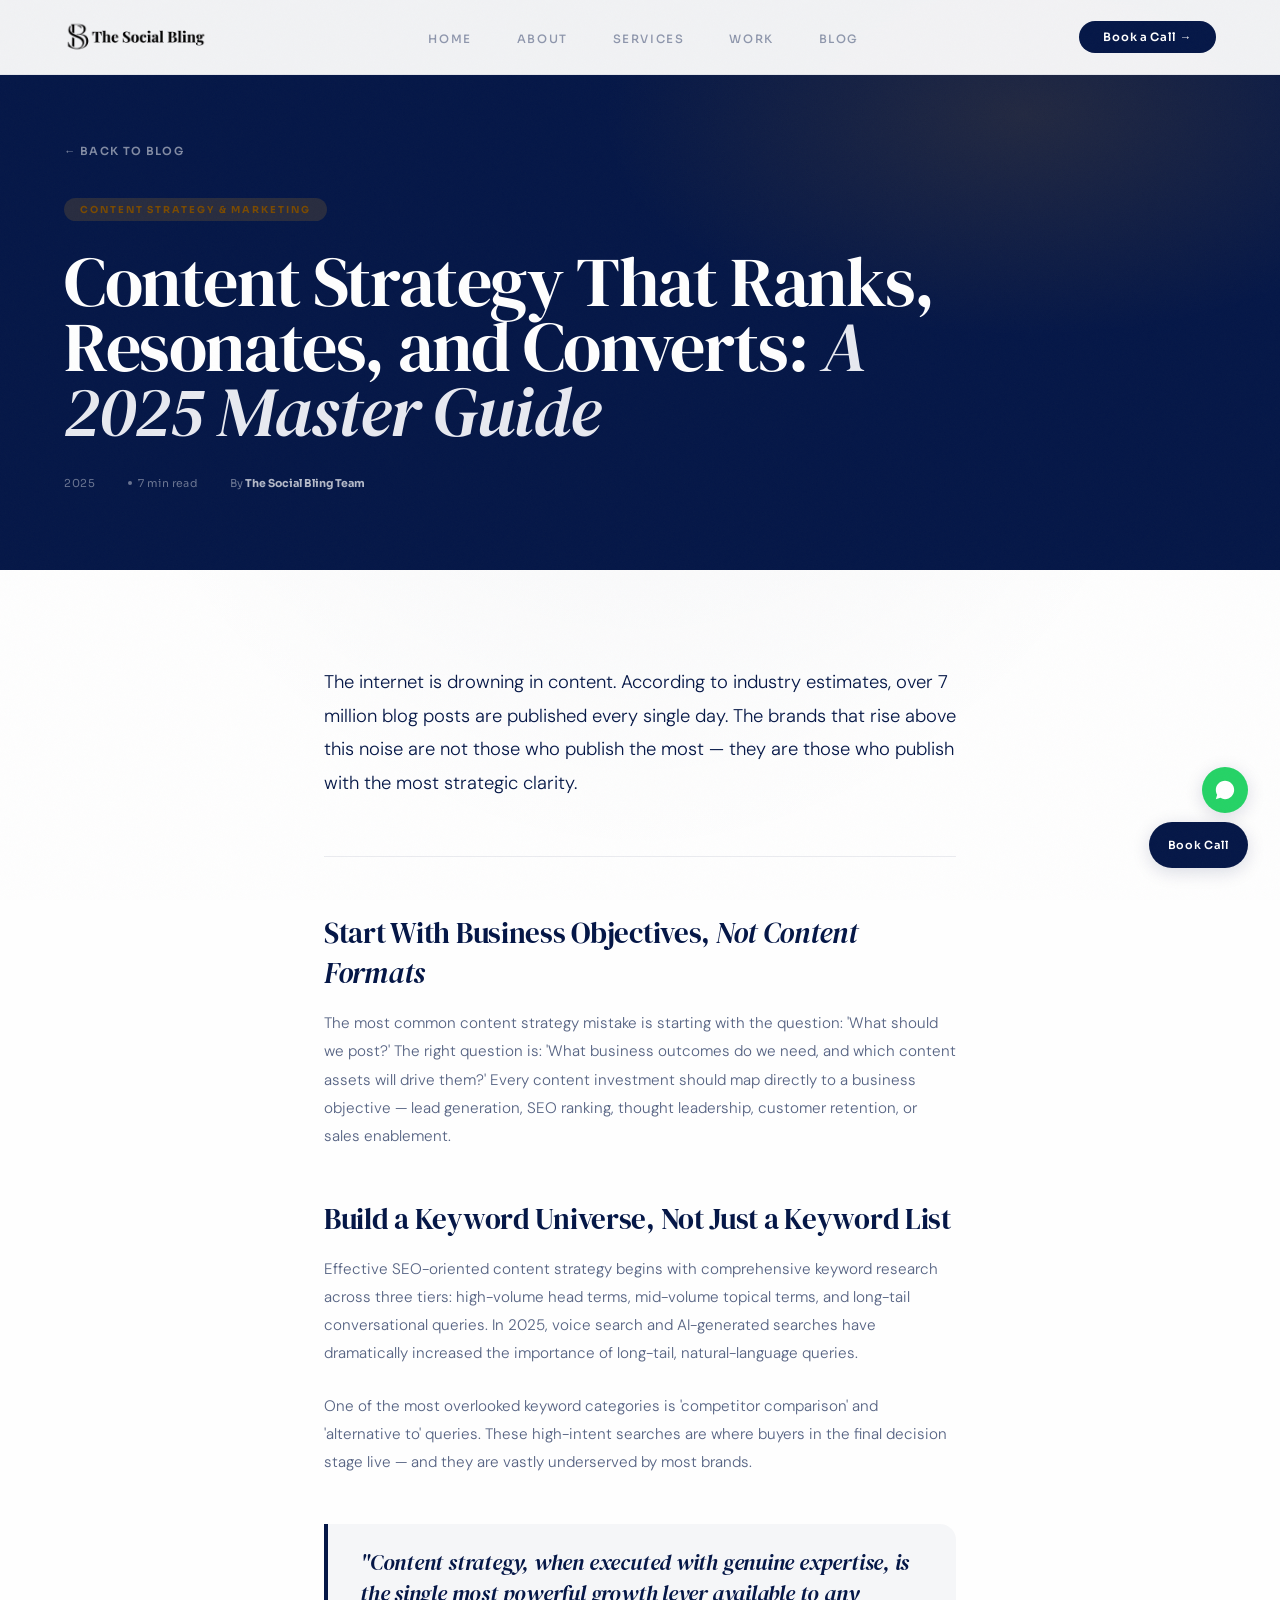
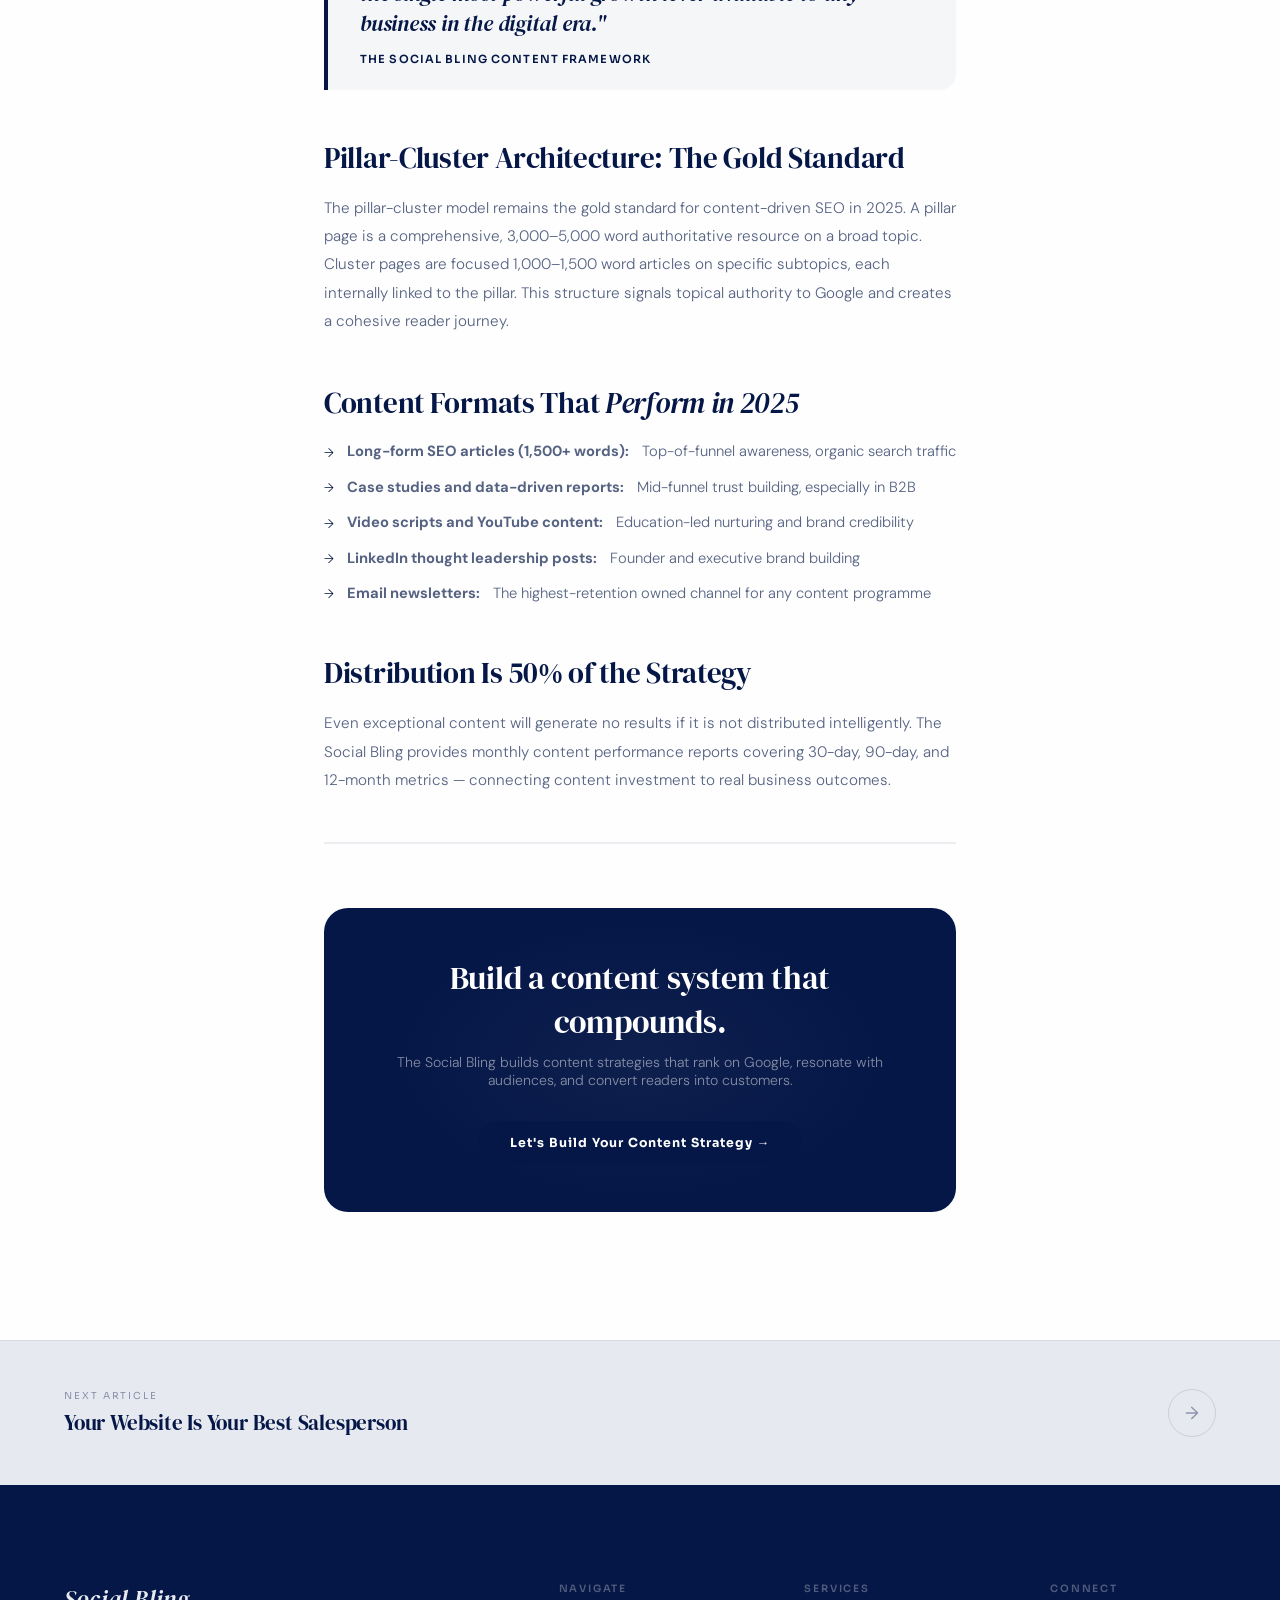
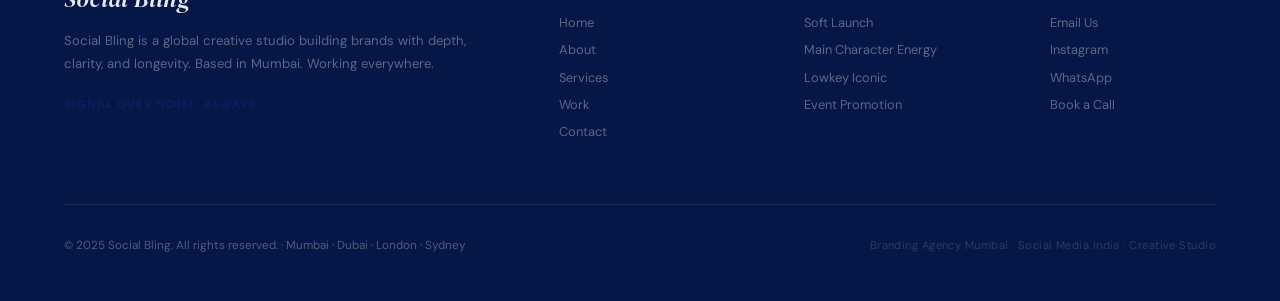
<file: blog-content-strategy-2025.html>
<!DOCTYPE html>
<html lang="en">
<head>
<meta charset="UTF-8">
<meta name="viewport" content="width=device-width, initial-scale=1.0">
<title>Content Strategy That Ranks, Resonates, and Converts | Social Bling Blog</title>
<meta name="description" content="A 2025 master guide to content strategy that ranks, resonates, and converts.">
<meta property="og:title" content="Content Strategy That Ranks, Resonates, and Converts | Social Bling Blog">
<meta property="og:description" content="A 2025 master guide to content strategy that ranks, resonates, and converts.">
<meta property="og:type" content="article">
<meta property="og:url" content="https://www.socialbling.in/blog-content-strategy-2025.html">
<meta property="og:image" content="https://www.socialbling.in/og-image.jpg">
<meta property="og:site_name" content="Social Bling">
<meta name="twitter:card" content="summary_large_image">
<meta name="twitter:title" content="Blog | Social Bling — Insights on Branding, Social Media & Creative Strategy">
<meta name="twitter:description" content="Read Social Bling's expert articles on brand building, social media growth, content strategy, and what it takes to stand out in a crowded digital world.">
<meta name="twitter:image" content="https://www.socialbling.in/og-image.jpg">
<meta name="robots" content="index, follow">
<meta name="author" content="Social Bling">
<meta name="keywords" content="branding blog, social media marketing tips, content strategy insights, brand building guide, social media growth, creative strategy blog">
<link rel="canonical" href="https://www.socialbling.in/blog-content-strategy-2025.html">
<script type="application/ld+json">
{
  "@context": "https://schema.org",
  "@type": "BlogPosting",
  "headline": "Content Strategy That Ranks, Resonates, and Converts: A 2025 Master Guide",
  "description": "A 2025 master guide to content strategy that ranks, resonates, and converts.",
  "image": "https://www.socialbling.in/og-image.jpg",
  "url": "https://www.socialbling.in/blog-content-strategy-2025.html",
  "datePublished": "2025-01-01",
  "dateModified": "2026-06-09",
  "author": {"@type": "Organization", "name": "Social Bling", "url": "https://www.socialbling.in/"},
  "publisher": {
    "@type": "Organization",
    "name": "Social Bling",
    "logo": {"@type": "ImageObject", "url": "https://www.socialbling.in/assets/logo.png"}
  },
  "mainEntityOfPage": {"@type": "WebPage", "@id": "https://www.socialbling.in/blog-content-strategy-2025.html"}
}
</script>
<link rel="stylesheet" href="css/blog.css">
<link rel="preconnect" href="https://fonts.googleapis.com">
<link rel="preconnect" href="https://fonts.gstatic.com" crossorigin>
<link href="https://fonts.googleapis.com/css2?family=Sora:wght@300;400;500;600;700;800&family=DM+Serif+Display:ital@0;1&family=DM+Sans:ital,opsz,wght@0,9..40,300;0,9..40,400;0,9..40,500;0,9..40,600;1,9..40,300&display=swap" rel="stylesheet">

<script type="application/ld+json">
{"@context":"https://schema.org","@type":"BreadcrumbList","itemListElement":[{"@type":"ListItem","position":1,"name":"Home","item":"https://www.socialbling.in/"},{"@type":"ListItem","position":2,"name":"Blog","item":"https://www.socialbling.in/blog.html"}]}
</script>
<link rel="icon" type="image/png" href="/assets/favicon/favicon-96x96.png" sizes="96x96">
<link rel="icon" type="image/svg+xml" href="/assets/favicon/favicon.svg">
<link rel="shortcut icon" href="/assets/favicon/favicon.ico">
<link rel="apple-touch-icon" sizes="180x180" href="/assets/favicon/apple-touch-icon.png">
<link rel="manifest" href="/assets/favicon/site.webmanifest">
</head>
<body>



<!-- LOADER -->
<div id="loader"><div class="ld-logo" style="display:flex;align-items:center;"><img src="[data-uri]" alt="The Social Bling" style="height:40px;width:auto;"></div><div class="ld-bar"><div class="ld-prog"></div></div></div>



<!-- LOADER -->
</div></div>

<!-- NAV -->
<nav id="nav">
  <a class="nl" href="index.html" style="display:flex;align-items:center;padding:0;background:none;border:none;"><img src="[data-uri]" alt="The Social Bling" style="height:36px;width:auto;display:block;"></a>
  <ul class="nav-links">
    <li><a href="index.html">Home</a></li>
    <li><a href="about.html">About</a></li>
    <li><a href="services.html">Services</a></li>
    <li><a href="work.html">Work</a></li>
    <li><a href="blog.html">Blog</a></li>
  </ul>
  <a class="nb" href="contact.html">Book a Call →</a>
  <button class="nav-hamburger" id="navHam" onclick="toggleMobNav()" aria-label="Menu">
    <span></span><span></span><span></span>
  </button>
</nav>

<!-- MOBILE NAV DRAWER -->
<div id="mob-nav-overlay" onclick="toggleMobNav()"></div>
<div id="mob-nav">
  <div class="mob-nav-header">
    <span class="nl" style="display:flex;align-items:center;padding:0;"><img src="[data-uri]" alt="The Social Bling" style="height:36px;width:auto;display:block;"></span>
    <button onclick="toggleMobNav()" class="mob-nav-close">✕</button>
  </div>
  <ul class="mob-nav-links">
    <li><a href="index.html" onclick="toggleMobNav()">Home</a></li>
    <li><a href="about.html" onclick="toggleMobNav()">About</a></li>
    <li><a href="services.html" onclick="toggleMobNav()">Services</a></li>
    <li><a href="work.html" onclick="toggleMobNav()">Work</a></li>
    <li><a href="blog.html" onclick="toggleMobNav()">Blog</a></li>
  </ul>
  <a class="bp" href="contact.html" onclick="toggleMobNav()" style="margin-top:auto">Book a Call →</a>
</div>

<!-- FLOATING -->
<div class="fab-wrap">
  <a class="fab fab-wa" href="https://wa.me/919371991200" title="WhatsApp"><svg width="22" height="22" viewBox="0 0 24 24" fill="none"><path d="M17.472 14.382c-.297-.149-1.758-.867-2.03-.967-.273-.099-.471-.148-.67.15-.197.297-.767.966-.94 1.164-.173.199-.347.223-.644.075-.297-.15-1.255-.463-2.39-1.475-.883-.788-1.48-1.761-1.653-2.059-.173-.297-.018-.458.13-.606.134-.133.298-.347.446-.52.149-.174.198-.298.298-.497.099-.198.05-.371-.025-.52-.075-.149-.669-1.612-.916-2.207-.242-.579-.487-.5-.669-.51-.173-.008-.371-.01-.57-.01-.198 0-.52.074-.792.372-.272.297-1.04 1.016-1.04 2.479 0 1.462 1.065 2.875 1.213 3.074.149.198 2.096 3.2 5.077 4.487.709.306 1.262.489 1.694.625.712.227 1.36.195 1.871.118.571-.085 1.758-.719 2.006-1.413.248-.694.248-1.289.173-1.413-.074-.124-.272-.198-.57-.347zM12 2C6.477 2 2 6.477 2 12c0 1.89.525 3.66 1.438 5.168L2 22l4.978-1.418A9.953 9.953 0 0012 22c5.523 0 10-4.477 10-10S17.523 2 12 2z" fill="white"/></svg></a>
  <a class="fab fab-bk" href="contact.html">Book Call</a>
</div>


<!-- ════════════════ BLOG ARTICLE ════════════════ -->
<div class="pg-content" id="pg-blog">
<div id="blx-listing" style="display:none"></div>
<div class="pg-article on" id="art-page">
  <section id="art-hero">
    <div class="art-hero-glow" style="background:radial-gradient(ellipse 55% 65% at 80% 20%, rgba(200,140,30,.15) 0%, transparent 60%)"></div>
    <button class="art-back-btn" onclick="window.location.href='blog.html'">← Back to Blog</button>
    <div class="art-cat-pill" style="background:rgba(200,140,30,.18);color:#7a4a00;">Content Strategy &amp; Marketing</div>
    <h1 class="art-h1">Content Strategy That Ranks, Resonates, and Converts: <em>A 2025 Master Guide</em></h1>
    <div class="art-meta-row">
      <span class="art-meta-date">2025</span>
      <span class="art-meta-read">7 min read</span>
      <span class="art-meta-author">By <strong>The Social Bling Team</strong></span>
    </div>
  </section>
  <div id="art-body">
    <p class="art-lede">The internet is drowning in content. According to industry estimates, over 7 million blog posts are published every single day. The brands that rise above this noise are not those who publish the most — they are those who publish with the most strategic clarity.</p>

    <h2 class="art-section-title">Start With Business Objectives, <em>Not Content Formats</em></h2>
    <p class="art-p">The most common content strategy mistake is starting with the question: 'What should we post?' The right question is: 'What business outcomes do we need, and which content assets will drive them?' Every content investment should map directly to a business objective — lead generation, SEO ranking, thought leadership, customer retention, or sales enablement.</p>

    <h2 class="art-section-title">Build a Keyword Universe, Not Just a Keyword List</h2>
    <p class="art-p">Effective SEO-oriented content strategy begins with comprehensive keyword research across three tiers: high-volume head terms, mid-volume topical terms, and long-tail conversational queries. In 2025, voice search and AI-generated searches have dramatically increased the importance of long-tail, natural-language queries.</p>
    <p class="art-p">One of the most overlooked keyword categories is 'competitor comparison' and 'alternative to' queries. These high-intent searches are where buyers in the final decision stage live — and they are vastly underserved by most brands.</p>

    <div class="art-pull-quote">
      <p>"Content strategy, when executed with genuine expertise, is the single most powerful growth lever available to any business in the digital era."</p>
      <cite>The Social Bling Content Framework</cite>
    </div>

    <h2 class="art-section-title">Pillar-Cluster Architecture: The Gold Standard</h2>
    <p class="art-p">The pillar-cluster model remains the gold standard for content-driven SEO in 2025. A pillar page is a comprehensive, 3,000–5,000 word authoritative resource on a broad topic. Cluster pages are focused 1,000–1,500 word articles on specific subtopics, each internally linked to the pillar. This structure signals topical authority to Google and creates a cohesive reader journey.</p>

    <h2 class="art-section-title">Content Formats That <em>Perform in 2025</em></h2>
    <ul class="art-list">
      <li><strong>Long-form SEO articles (1,500+ words):</strong> Top-of-funnel awareness, organic search traffic</li>
      <li><strong>Case studies and data-driven reports:</strong> Mid-funnel trust building, especially in B2B</li>
      <li><strong>Video scripts and YouTube content:</strong> Education-led nurturing and brand credibility</li>
      <li><strong>LinkedIn thought leadership posts:</strong> Founder and executive brand building</li>
      <li><strong>Email newsletters:</strong> The highest-retention owned channel for any content programme</li>
    </ul>

    <h2 class="art-section-title">Distribution Is 50% of the Strategy</h2>
    <p class="art-p">Even exceptional content will generate no results if it is not distributed intelligently. The Social Bling provides monthly content performance reports covering 30-day, 90-day, and 12-month metrics — connecting content investment to real business outcomes.</p>

    <div class="art-divider"></div>

    <div class="art-cta-box">
      <h3>Build a content system that compounds.</h3>
      <p>The Social Bling builds content strategies that rank on Google, resonate with audiences, and convert readers into customers.</p>
      <a href="contact.html">Let's Build Your Content Strategy →</a>
    </div>
  </div>
  <div class="art-next" onclick="window.location.href='blog-web-development-strategy.html'">
    <div>
      <div class="art-next-label">Next Article</div>
      <div class="art-next-title">Your Website Is Your Best Salesperson</div>
    </div>
    <div class="art-next-arr">→</div>
  </div>
</div>

<!-- ═══ ARTICLE 4: Web Development ═══ -->

</div>
<footer>
  <div class="ft-top">
    <div>
      <a class="ft-brand" href="index.html">Social Bling</a>
      <p class="ft-desc">Social Bling is a global creative studio building brands with depth, clarity, and longevity. Based in Mumbai. Working everywhere.</p>
      <p class="ft-tl">Signal over noise. Always.</p>
    </div>
    <div><div class="ft-ch">Navigate</div><div class="ft-links"><a href="index.html">Home</a><a href="about.html">About</a><a href="services.html">Services</a><a href="work.html">Work</a><a href="contact.html">Contact</a></div></div>
    <div><div class="ft-ch">Services</div><div class="ft-links"><a href="services.html">Soft Launch</a><a href="services.html">Main Character Energy</a><a href="services.html">Lowkey Iconic</a><a href="services.html">Event Promotion</a></div></div>
    <div><div class="ft-ch">Connect</div><div class="ft-links"><a href="mailto:thesocialbling7@gmail.com">Email Us</a><a href="https://instagram.com" target="_blank">Instagram</a><a href="https://wa.me/919371991200" target="_blank">WhatsApp</a><a href="contact.html">Book a Call</a></div></div>
  </div>
  <div class="ft-bot">
    <div class="ft-copy">© 2025 Social Bling. All rights reserved. · Mumbai · Dubai · London · Sydney</div>
    <div class="ft-kw">Branding Agency Mumbai · Social Media India · Creative Studio</div>
  </div>
</footer>

<script src="js/blog.js" defer></script>
</body>
</html>
</file>
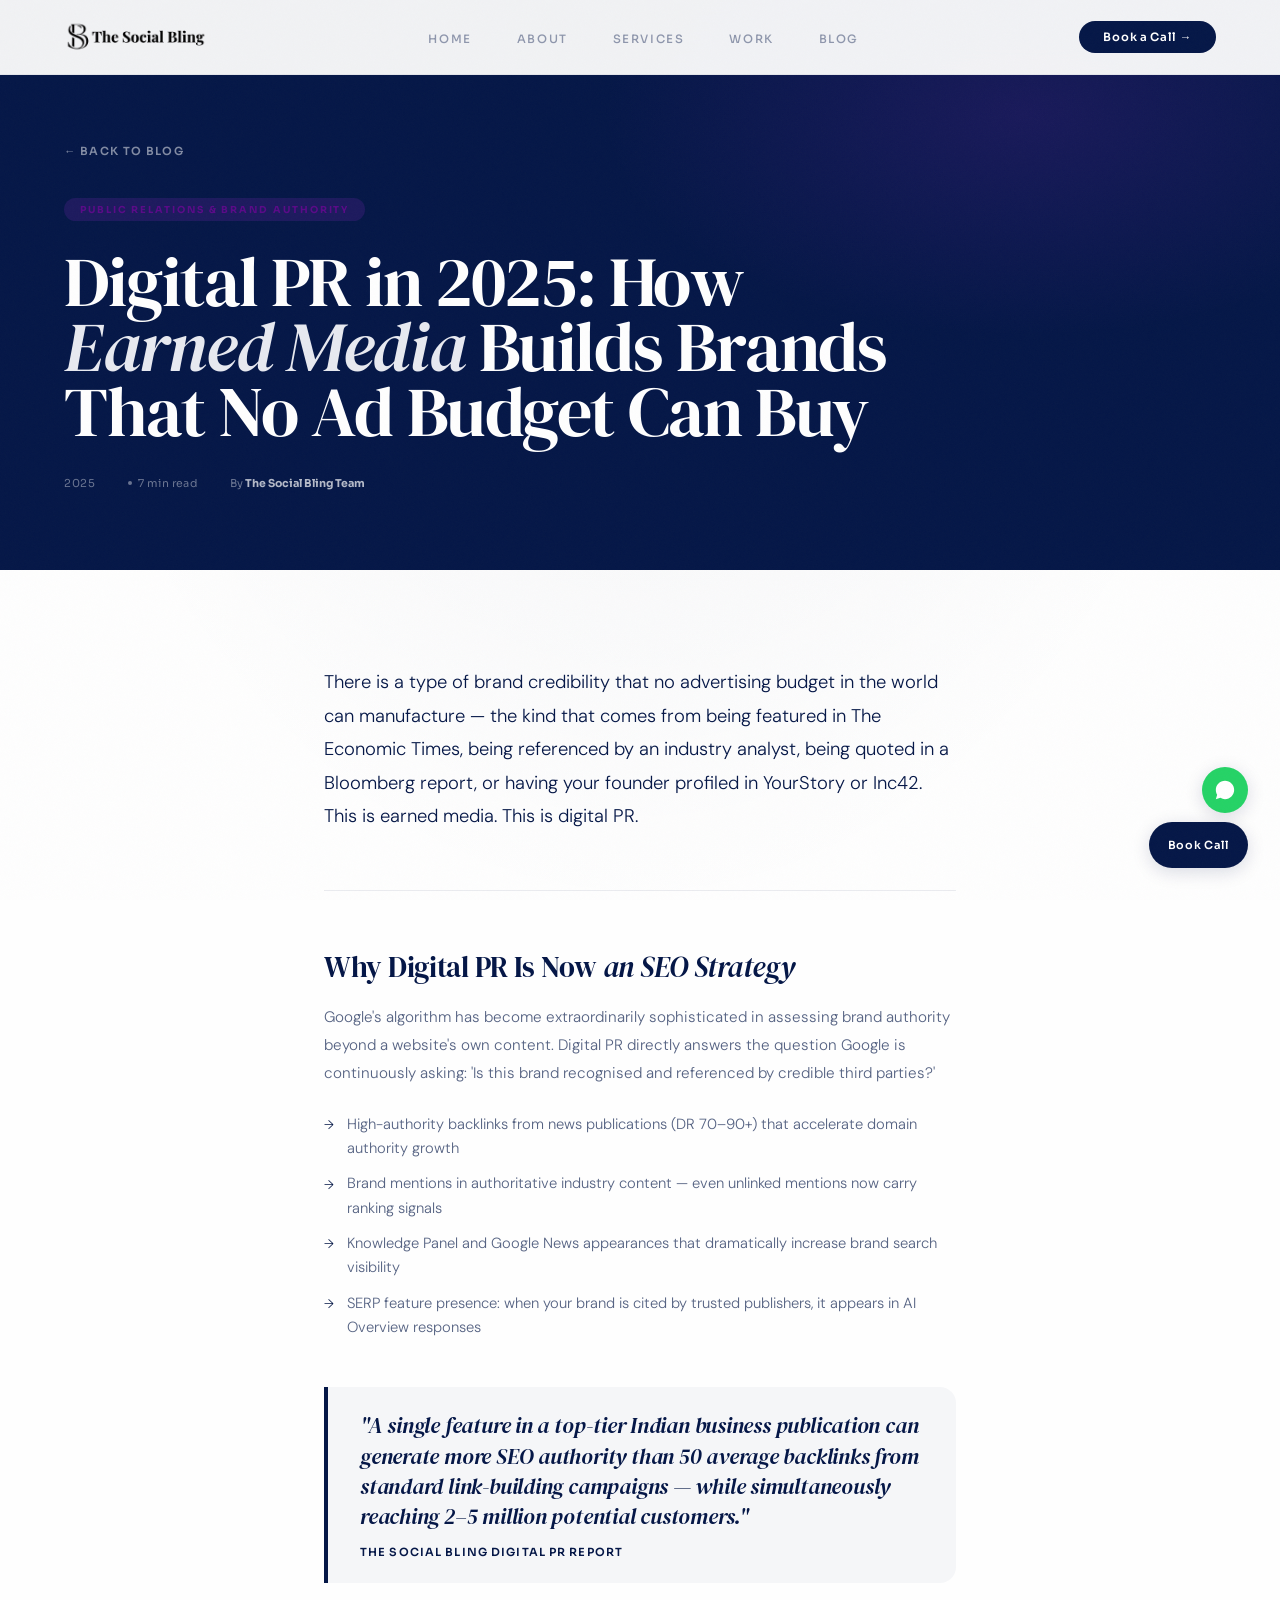
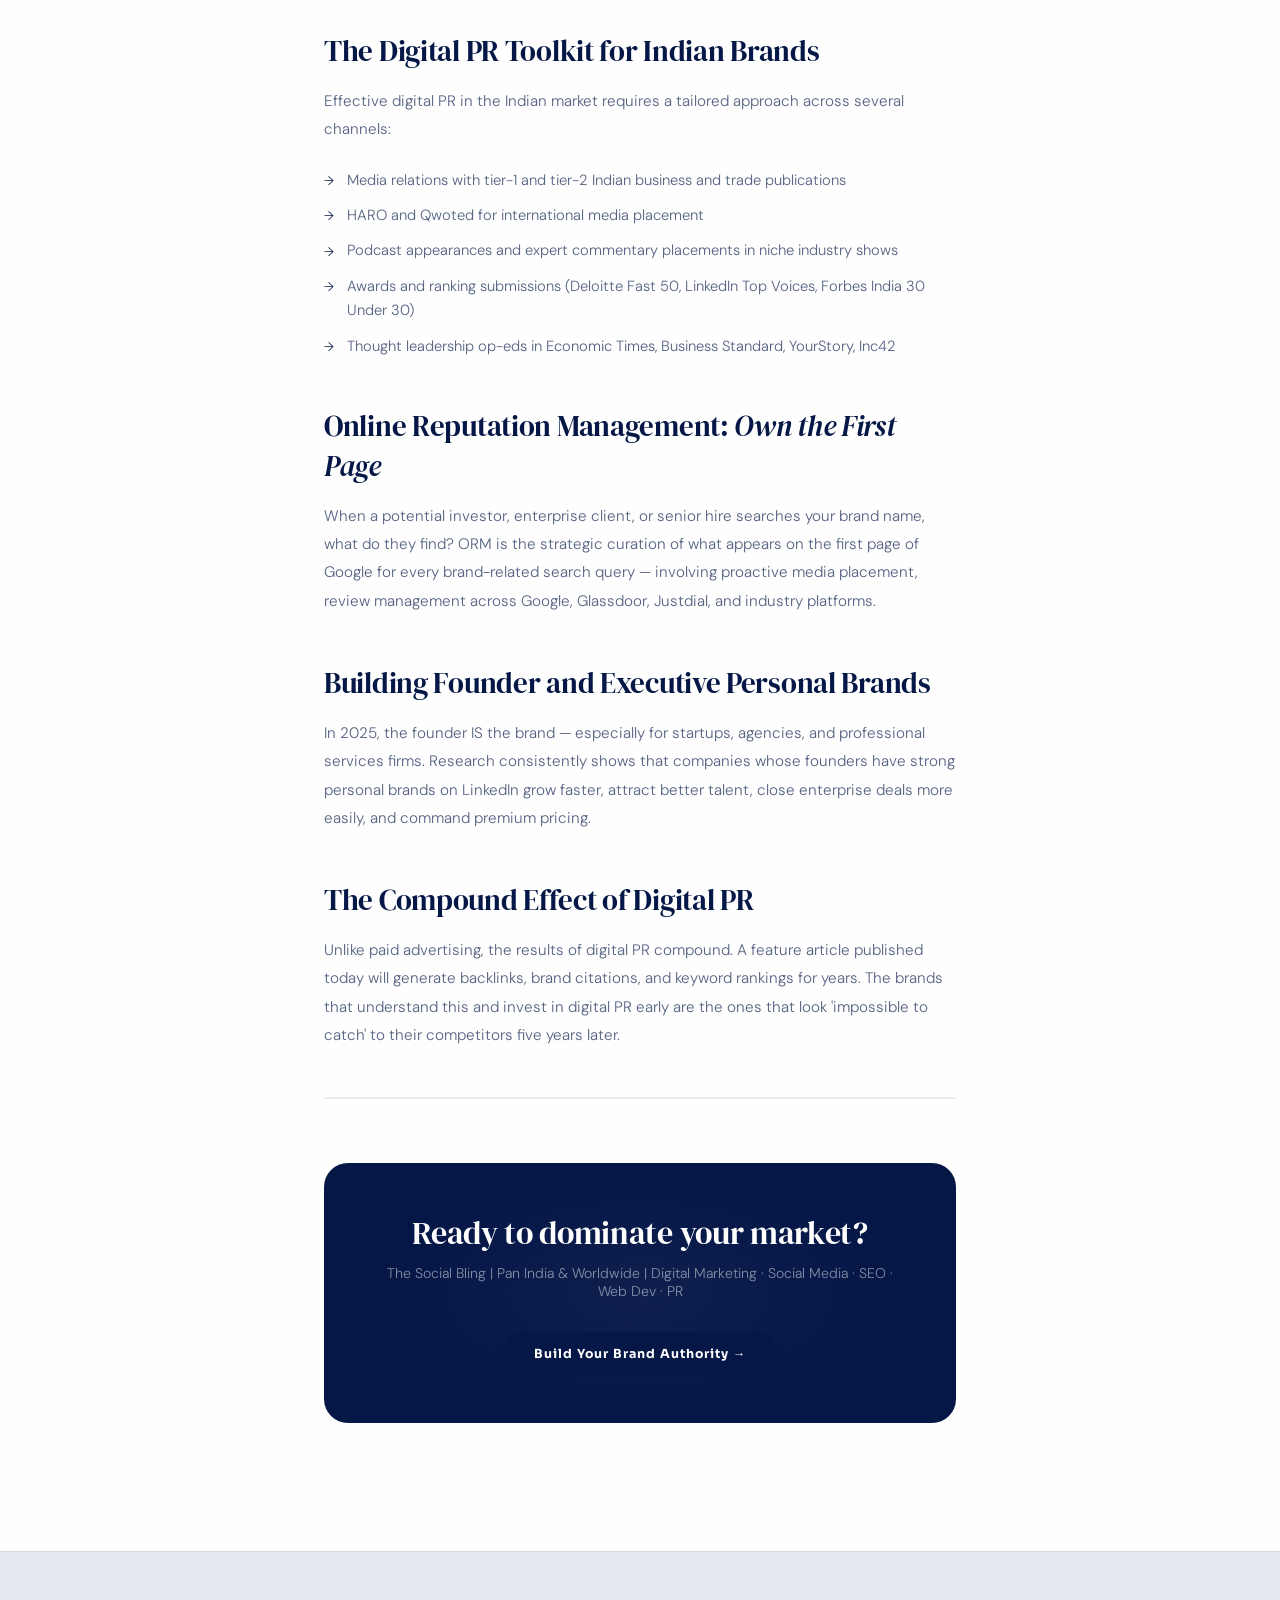
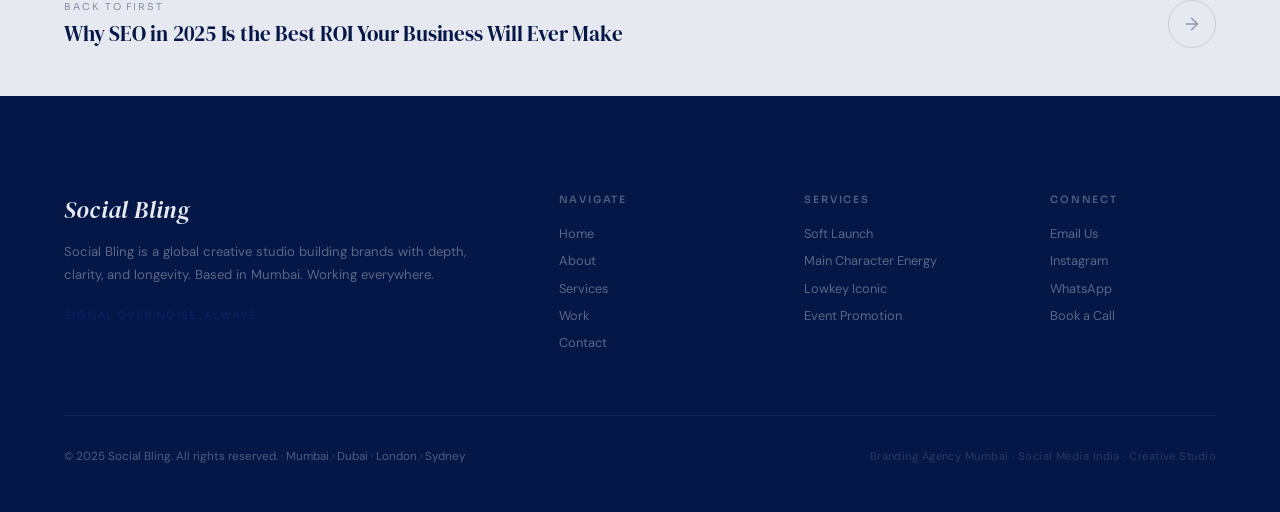
<file: blog-digital-pr-earned-media.html>
<!DOCTYPE html>
<html lang="en">
<head>
<meta charset="UTF-8">
<meta name="viewport" content="width=device-width, initial-scale=1.0">
<title>Digital PR in 2025: How Earned Media Builds Brands | Social Bling Blog</title>
<meta name="description" content="How earned media through digital PR builds brands that no ad budget can buy.">
<meta property="og:title" content="Digital PR in 2025: How Earned Media Builds Brands | Social Bling Blog">
<meta property="og:description" content="How earned media through digital PR builds brands that no ad budget can buy.">
<meta property="og:type" content="article">
<meta property="og:url" content="https://www.socialbling.in/blog-digital-pr-earned-media.html">
<meta property="og:image" content="https://www.socialbling.in/og-image.jpg">
<meta property="og:site_name" content="Social Bling">
<meta name="twitter:card" content="summary_large_image">
<meta name="twitter:title" content="Blog | Social Bling — Insights on Branding, Social Media & Creative Strategy">
<meta name="twitter:description" content="Read Social Bling's expert articles on brand building, social media growth, content strategy, and what it takes to stand out in a crowded digital world.">
<meta name="twitter:image" content="https://www.socialbling.in/og-image.jpg">
<meta name="robots" content="index, follow">
<meta name="author" content="Social Bling">
<meta name="keywords" content="branding blog, social media marketing tips, content strategy insights, brand building guide, social media growth, creative strategy blog">
<link rel="canonical" href="https://www.socialbling.in/blog-digital-pr-earned-media.html">
<script type="application/ld+json">
{
  "@context": "https://schema.org",
  "@type": "BlogPosting",
  "headline": "Digital PR in 2025: How Earned Media Builds Brands That No Ad Budget Can Buy",
  "description": "How earned media through digital PR builds brands that no ad budget can buy.",
  "image": "https://www.socialbling.in/og-image.jpg",
  "url": "https://www.socialbling.in/blog-digital-pr-earned-media.html",
  "datePublished": "2025-01-01",
  "dateModified": "2026-06-09",
  "author": {"@type": "Organization", "name": "Social Bling", "url": "https://www.socialbling.in/"},
  "publisher": {
    "@type": "Organization",
    "name": "Social Bling",
    "logo": {"@type": "ImageObject", "url": "https://www.socialbling.in/assets/logo.png"}
  },
  "mainEntityOfPage": {"@type": "WebPage", "@id": "https://www.socialbling.in/blog-digital-pr-earned-media.html"}
}
</script>
<link rel="stylesheet" href="css/blog.css">
<link rel="preconnect" href="https://fonts.googleapis.com">
<link rel="preconnect" href="https://fonts.gstatic.com" crossorigin>
<link href="https://fonts.googleapis.com/css2?family=Sora:wght@300;400;500;600;700;800&family=DM+Serif+Display:ital@0;1&family=DM+Sans:ital,opsz,wght@0,9..40,300;0,9..40,400;0,9..40,500;0,9..40,600;1,9..40,300&display=swap" rel="stylesheet">

<script type="application/ld+json">
{"@context":"https://schema.org","@type":"BreadcrumbList","itemListElement":[{"@type":"ListItem","position":1,"name":"Home","item":"https://www.socialbling.in/"},{"@type":"ListItem","position":2,"name":"Blog","item":"https://www.socialbling.in/blog.html"}]}
</script>
<link rel="icon" type="image/png" href="/assets/favicon/favicon-96x96.png" sizes="96x96">
<link rel="icon" type="image/svg+xml" href="/assets/favicon/favicon.svg">
<link rel="shortcut icon" href="/assets/favicon/favicon.ico">
<link rel="apple-touch-icon" sizes="180x180" href="/assets/favicon/apple-touch-icon.png">
<link rel="manifest" href="/assets/favicon/site.webmanifest">
</head>
<body>



<!-- LOADER -->
<div id="loader"><div class="ld-logo" style="display:flex;align-items:center;"><img src="[data-uri]" alt="The Social Bling" style="height:40px;width:auto;"></div><div class="ld-bar"><div class="ld-prog"></div></div></div>



<!-- LOADER -->
</div></div>

<!-- NAV -->
<nav id="nav">
  <a class="nl" href="index.html" style="display:flex;align-items:center;padding:0;background:none;border:none;"><img src="[data-uri]" alt="The Social Bling" style="height:36px;width:auto;display:block;"></a>
  <ul class="nav-links">
    <li><a href="index.html">Home</a></li>
    <li><a href="about.html">About</a></li>
    <li><a href="services.html">Services</a></li>
    <li><a href="work.html">Work</a></li>
    <li><a href="blog.html">Blog</a></li>
  </ul>
  <a class="nb" href="contact.html">Book a Call →</a>
  <button class="nav-hamburger" id="navHam" onclick="toggleMobNav()" aria-label="Menu">
    <span></span><span></span><span></span>
  </button>
</nav>

<!-- MOBILE NAV DRAWER -->
<div id="mob-nav-overlay" onclick="toggleMobNav()"></div>
<div id="mob-nav">
  <div class="mob-nav-header">
    <span class="nl" style="display:flex;align-items:center;padding:0;"><img src="[data-uri]" alt="The Social Bling" style="height:36px;width:auto;display:block;"></span>
    <button onclick="toggleMobNav()" class="mob-nav-close">✕</button>
  </div>
  <ul class="mob-nav-links">
    <li><a href="index.html" onclick="toggleMobNav()">Home</a></li>
    <li><a href="about.html" onclick="toggleMobNav()">About</a></li>
    <li><a href="services.html" onclick="toggleMobNav()">Services</a></li>
    <li><a href="work.html" onclick="toggleMobNav()">Work</a></li>
    <li><a href="blog.html" onclick="toggleMobNav()">Blog</a></li>
  </ul>
  <a class="bp" href="contact.html" onclick="toggleMobNav()" style="margin-top:auto">Book a Call →</a>
</div>

<!-- FLOATING -->
<div class="fab-wrap">
  <a class="fab fab-wa" href="https://wa.me/919371991200" title="WhatsApp"><svg width="22" height="22" viewBox="0 0 24 24" fill="none"><path d="M17.472 14.382c-.297-.149-1.758-.867-2.03-.967-.273-.099-.471-.148-.67.15-.197.297-.767.966-.94 1.164-.173.199-.347.223-.644.075-.297-.15-1.255-.463-2.39-1.475-.883-.788-1.48-1.761-1.653-2.059-.173-.297-.018-.458.13-.606.134-.133.298-.347.446-.52.149-.174.198-.298.298-.497.099-.198.05-.371-.025-.52-.075-.149-.669-1.612-.916-2.207-.242-.579-.487-.5-.669-.51-.173-.008-.371-.01-.57-.01-.198 0-.52.074-.792.372-.272.297-1.04 1.016-1.04 2.479 0 1.462 1.065 2.875 1.213 3.074.149.198 2.096 3.2 5.077 4.487.709.306 1.262.489 1.694.625.712.227 1.36.195 1.871.118.571-.085 1.758-.719 2.006-1.413.248-.694.248-1.289.173-1.413-.074-.124-.272-.198-.57-.347zM12 2C6.477 2 2 6.477 2 12c0 1.89.525 3.66 1.438 5.168L2 22l4.978-1.418A9.953 9.953 0 0012 22c5.523 0 10-4.477 10-10S17.523 2 12 2z" fill="white"/></svg></a>
  <a class="fab fab-bk" href="contact.html">Book Call</a>
</div>


<!-- ════════════════ BLOG ARTICLE ════════════════ -->
<div class="pg-content" id="pg-blog">
<div id="blx-listing" style="display:none"></div>
<div class="pg-article on" id="art-page">
  <section id="art-hero">
    <div class="art-hero-glow" style="background:radial-gradient(ellipse 55% 65% at 80% 20%, rgba(140,40,200,.15) 0%, transparent 60%)"></div>
    <button class="art-back-btn" onclick="window.location.href='blog.html'">← Back to Blog</button>
    <div class="art-cat-pill" style="background:rgba(140,40,200,.18);color:#5a0a88;">Public Relations &amp; Brand Authority</div>
    <h1 class="art-h1">Digital PR in 2025: How <em>Earned Media</em> Builds Brands That No Ad Budget Can Buy</h1>
    <div class="art-meta-row">
      <span class="art-meta-date">2025</span>
      <span class="art-meta-read">7 min read</span>
      <span class="art-meta-author">By <strong>The Social Bling Team</strong></span>
    </div>
  </section>
  <div id="art-body">
    <p class="art-lede">There is a type of brand credibility that no advertising budget in the world can manufacture — the kind that comes from being featured in The Economic Times, being referenced by an industry analyst, being quoted in a Bloomberg report, or having your founder profiled in YourStory or Inc42. This is earned media. This is digital PR.</p>

    <h2 class="art-section-title">Why Digital PR Is Now <em>an SEO Strategy</em></h2>
    <p class="art-p">Google's algorithm has become extraordinarily sophisticated in assessing brand authority beyond a website's own content. Digital PR directly answers the question Google is continuously asking: 'Is this brand recognised and referenced by credible third parties?'</p>
    <ul class="art-list">
      <li>High-authority backlinks from news publications (DR 70–90+) that accelerate domain authority growth</li>
      <li>Brand mentions in authoritative industry content — even unlinked mentions now carry ranking signals</li>
      <li>Knowledge Panel and Google News appearances that dramatically increase brand search visibility</li>
      <li>SERP feature presence: when your brand is cited by trusted publishers, it appears in AI Overview responses</li>
    </ul>

    <div class="art-pull-quote">
      <p>"A single feature in a top-tier Indian business publication can generate more SEO authority than 50 average backlinks from standard link-building campaigns — while simultaneously reaching 2–5 million potential customers."</p>
      <cite>The Social Bling Digital PR Report</cite>
    </div>

    <h2 class="art-section-title">The Digital PR Toolkit for Indian Brands</h2>
    <p class="art-p">Effective digital PR in the Indian market requires a tailored approach across several channels:</p>
    <ul class="art-list">
      <li>Media relations with tier-1 and tier-2 Indian business and trade publications</li>
      <li>HARO and Qwoted for international media placement</li>
      <li>Podcast appearances and expert commentary placements in niche industry shows</li>
      <li>Awards and ranking submissions (Deloitte Fast 50, LinkedIn Top Voices, Forbes India 30 Under 30)</li>
      <li>Thought leadership op-eds in Economic Times, Business Standard, YourStory, Inc42</li>
    </ul>

    <h2 class="art-section-title">Online Reputation Management: <em>Own the First Page</em></h2>
    <p class="art-p">When a potential investor, enterprise client, or senior hire searches your brand name, what do they find? ORM is the strategic curation of what appears on the first page of Google for every brand-related search query — involving proactive media placement, review management across Google, Glassdoor, Justdial, and industry platforms.</p>

    <h2 class="art-section-title">Building Founder and Executive Personal Brands</h2>
    <p class="art-p">In 2025, the founder IS the brand — especially for startups, agencies, and professional services firms. Research consistently shows that companies whose founders have strong personal brands on LinkedIn grow faster, attract better talent, close enterprise deals more easily, and command premium pricing.</p>

    <h2 class="art-section-title">The Compound Effect of Digital PR</h2>
    <p class="art-p">Unlike paid advertising, the results of digital PR compound. A feature article published today will generate backlinks, brand citations, and keyword rankings for years. The brands that understand this and invest in digital PR early are the ones that look 'impossible to catch' to their competitors five years later.</p>

    <div class="art-divider"></div>

    <div class="art-cta-box">
      <h3>Ready to dominate your market?</h3>
      <p>The Social Bling | Pan India &amp; Worldwide | Digital Marketing · Social Media · SEO · Web Dev · PR</p>
      <a href="contact.html">Build Your Brand Authority →</a>
    </div>
  </div>
  <div class="art-next" onclick="window.location.href='blog-seo-2025-best-roi.html'">
    <div>
      <div class="art-next-label">Back to First</div>
      <div class="art-next-title">Why SEO in 2025 Is the Best ROI Your Business Will Ever Make</div>
    </div>
    <div class="art-next-arr">→</div>
  </div>
</div>

</div><!-- END BLOG -->

<!-- ════════ FOOTER ════════ -->

</div>
<footer>
  <div class="ft-top">
    <div>
      <a class="ft-brand" href="index.html">Social Bling</a>
      <p class="ft-desc">Social Bling is a global creative studio building brands with depth, clarity, and longevity. Based in Mumbai. Working everywhere.</p>
      <p class="ft-tl">Signal over noise. Always.</p>
    </div>
    <div><div class="ft-ch">Navigate</div><div class="ft-links"><a href="index.html">Home</a><a href="about.html">About</a><a href="services.html">Services</a><a href="work.html">Work</a><a href="contact.html">Contact</a></div></div>
    <div><div class="ft-ch">Services</div><div class="ft-links"><a href="services.html">Soft Launch</a><a href="services.html">Main Character Energy</a><a href="services.html">Lowkey Iconic</a><a href="services.html">Event Promotion</a></div></div>
    <div><div class="ft-ch">Connect</div><div class="ft-links"><a href="mailto:thesocialbling7@gmail.com">Email Us</a><a href="https://instagram.com" target="_blank">Instagram</a><a href="https://wa.me/919371991200" target="_blank">WhatsApp</a><a href="contact.html">Book a Call</a></div></div>
  </div>
  <div class="ft-bot">
    <div class="ft-copy">© 2025 Social Bling. All rights reserved. · Mumbai · Dubai · London · Sydney</div>
    <div class="ft-kw">Branding Agency Mumbai · Social Media India · Creative Studio</div>
  </div>
</footer>

<script src="js/blog.js" defer></script>
</body>
</html>
</file>
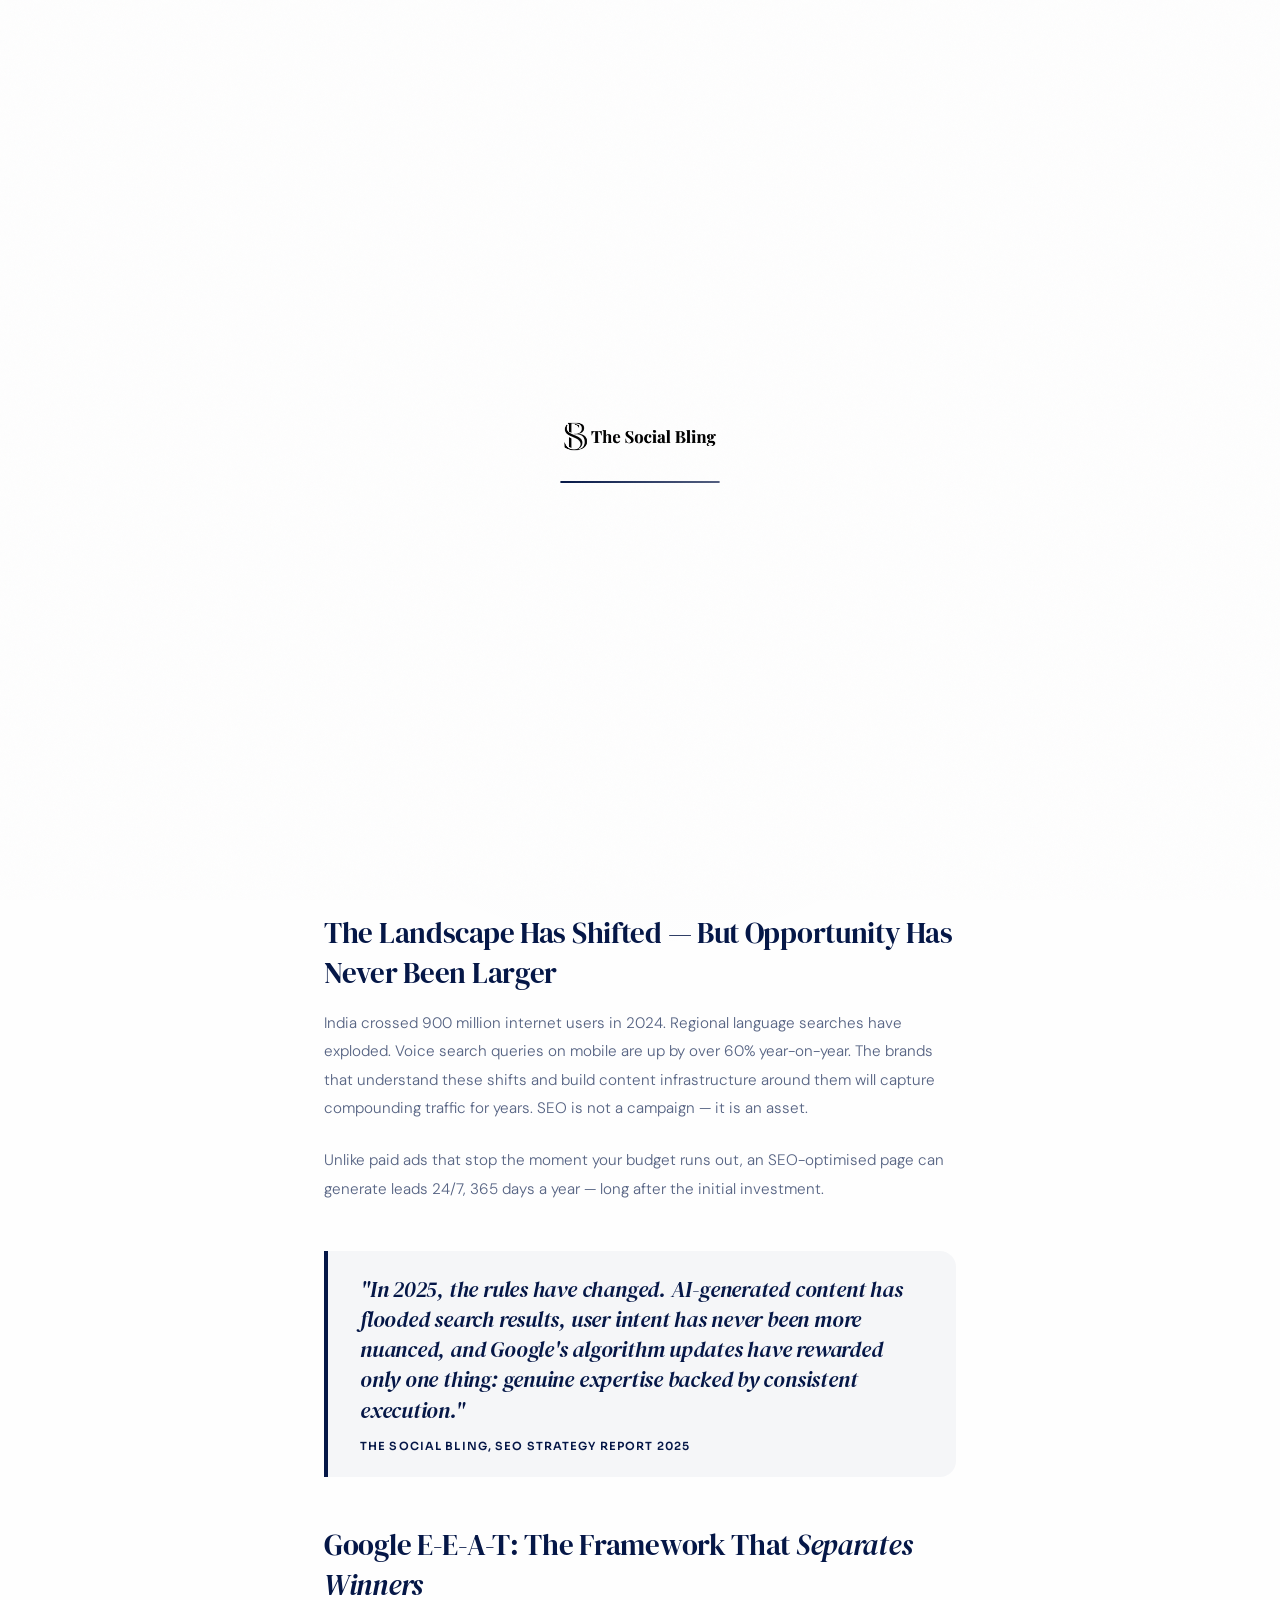
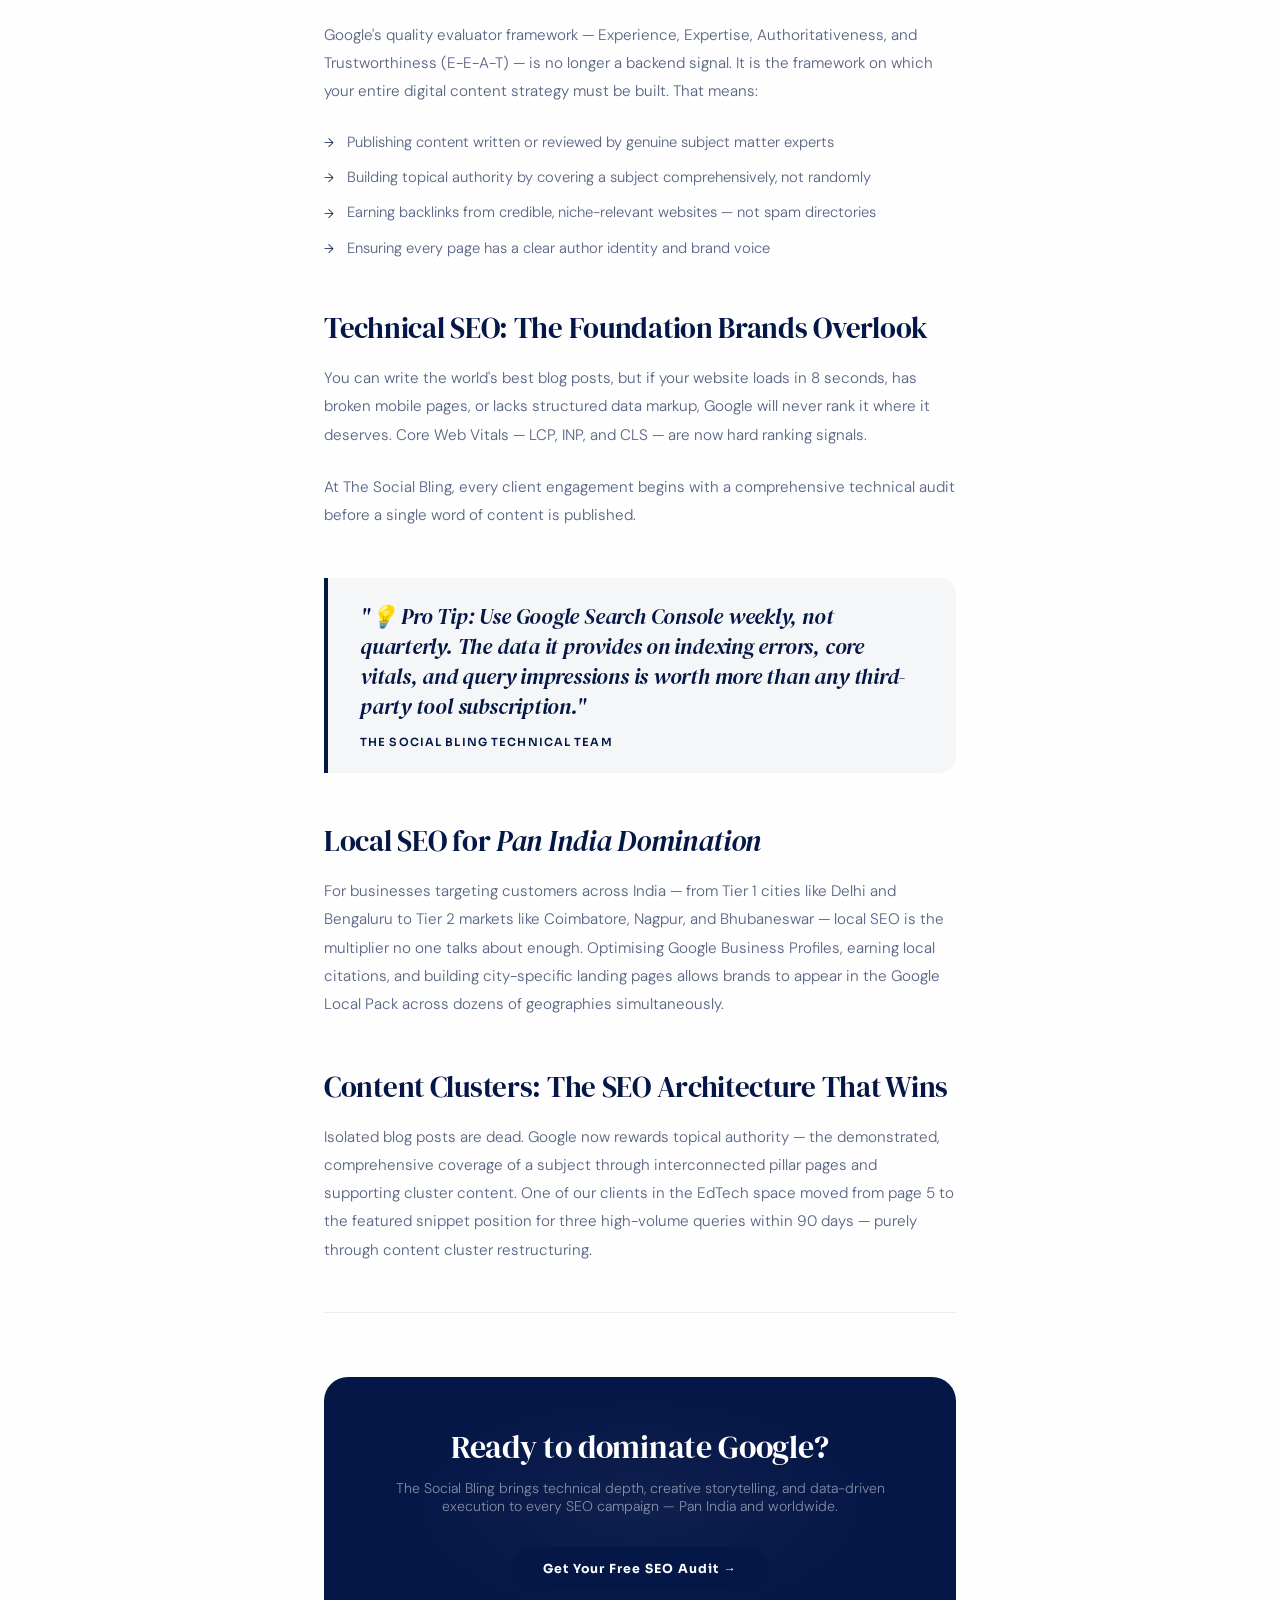
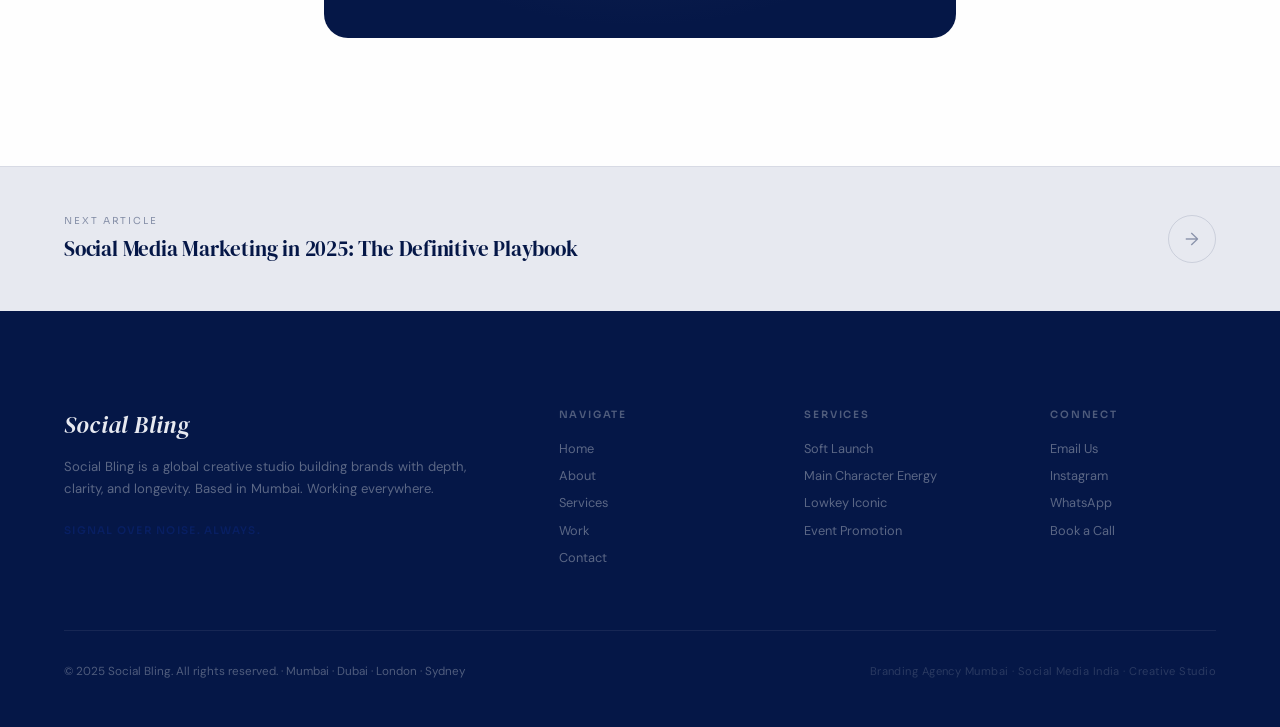
<file: blog-seo-2025-best-roi.html>
<!DOCTYPE html>
<html lang="en">
<head>
<meta charset="UTF-8">
<meta name="viewport" content="width=device-width, initial-scale=1.0">
<title>Why SEO in 2025 Is the Best ROI Your Business Will Ever Make | Social Bling Blog</title>
<meta name="description" content="AI-generated content has flooded search results. Google now rewards genuine expertise. Here's your expert guide to dominating Google.">
<meta property="og:title" content="Why SEO in 2025 Is the Best ROI Your Business Will Ever Make | Social Bling Blog">
<meta property="og:description" content="AI-generated content has flooded search results. Google now rewards genuine expertise. Here's your expert guide to dominating Google.">
<meta property="og:type" content="article">
<meta property="og:url" content="https://www.socialbling.in/blog-seo-2025-best-roi.html">
<meta property="og:image" content="https://www.socialbling.in/og-image.jpg">
<meta property="og:site_name" content="Social Bling">
<meta name="twitter:card" content="summary_large_image">
<meta name="twitter:title" content="Blog | Social Bling — Insights on Branding, Social Media & Creative Strategy">
<meta name="twitter:description" content="Read Social Bling's expert articles on brand building, social media growth, content strategy, and what it takes to stand out in a crowded digital world.">
<meta name="twitter:image" content="https://www.socialbling.in/og-image.jpg">
<meta name="robots" content="index, follow">
<meta name="author" content="Social Bling">
<meta name="keywords" content="branding blog, social media marketing tips, content strategy insights, brand building guide, social media growth, creative strategy blog">
<link rel="canonical" href="https://www.socialbling.in/blog-seo-2025-best-roi.html">
<script type="application/ld+json">
{
  "@context": "https://schema.org",
  "@type": "BlogPosting",
  "headline": "Why SEO in 2025 Is the Best ROI Your Business Will Ever Make",
  "description": "AI-generated content has flooded search results. Google now rewards genuine expertise. Here's your expert guide to dominating Google.",
  "image": "https://www.socialbling.in/og-image.jpg",
  "url": "https://www.socialbling.in/blog-seo-2025-best-roi.html",
  "datePublished": "2025-01-01",
  "dateModified": "2026-06-09",
  "author": {"@type": "Organization", "name": "Social Bling", "url": "https://www.socialbling.in/"},
  "publisher": {
    "@type": "Organization",
    "name": "Social Bling",
    "logo": {"@type": "ImageObject", "url": "https://www.socialbling.in/assets/logo.png"}
  },
  "mainEntityOfPage": {"@type": "WebPage", "@id": "https://www.socialbling.in/blog-seo-2025-best-roi.html"}
}
</script>
<link rel="stylesheet" href="css/blog.css">
<link rel="preconnect" href="https://fonts.googleapis.com">
<link rel="preconnect" href="https://fonts.gstatic.com" crossorigin>
<link href="https://fonts.googleapis.com/css2?family=Sora:wght@300;400;500;600;700;800&family=DM+Serif+Display:ital@0;1&family=DM+Sans:ital,opsz,wght@0,9..40,300;0,9..40,400;0,9..40,500;0,9..40,600;1,9..40,300&display=swap" rel="stylesheet">

<script type="application/ld+json">
{"@context":"https://schema.org","@type":"BreadcrumbList","itemListElement":[{"@type":"ListItem","position":1,"name":"Home","item":"https://www.socialbling.in/"},{"@type":"ListItem","position":2,"name":"Blog","item":"https://www.socialbling.in/blog.html"}]}
</script>
<link rel="icon" type="image/png" href="/assets/favicon/favicon-96x96.png" sizes="96x96">
<link rel="icon" type="image/svg+xml" href="/assets/favicon/favicon.svg">
<link rel="shortcut icon" href="/assets/favicon/favicon.ico">
<link rel="apple-touch-icon" sizes="180x180" href="/assets/favicon/apple-touch-icon.png">
<link rel="manifest" href="/assets/favicon/site.webmanifest">
</head>
<body>



<!-- LOADER -->
<div id="loader"><div class="ld-logo" style="display:flex;align-items:center;"><img src="[data-uri]" alt="The Social Bling" style="height:40px;width:auto;"></div><div class="ld-bar"><div class="ld-prog"></div></div></div>



<!-- LOADER -->
</div></div>

<!-- NAV -->
<nav id="nav">
  <a class="nl" href="index.html" style="display:flex;align-items:center;padding:0;background:none;border:none;"><img src="[data-uri]" alt="The Social Bling" style="height:36px;width:auto;display:block;"></a>
  <ul class="nav-links">
    <li><a href="index.html">Home</a></li>
    <li><a href="about.html">About</a></li>
    <li><a href="services.html">Services</a></li>
    <li><a href="work.html">Work</a></li>
    <li><a href="blog.html">Blog</a></li>
  </ul>
  <a class="nb" href="contact.html">Book a Call →</a>
  <button class="nav-hamburger" id="navHam" onclick="toggleMobNav()" aria-label="Menu">
    <span></span><span></span><span></span>
  </button>
</nav>

<!-- MOBILE NAV DRAWER -->
<div id="mob-nav-overlay" onclick="toggleMobNav()"></div>
<div id="mob-nav">
  <div class="mob-nav-header">
    <span class="nl" style="display:flex;align-items:center;padding:0;"><img src="[data-uri]" alt="The Social Bling" style="height:36px;width:auto;display:block;"></span>
    <button onclick="toggleMobNav()" class="mob-nav-close">✕</button>
  </div>
  <ul class="mob-nav-links">
    <li><a href="index.html" onclick="toggleMobNav()">Home</a></li>
    <li><a href="about.html" onclick="toggleMobNav()">About</a></li>
    <li><a href="services.html" onclick="toggleMobNav()">Services</a></li>
    <li><a href="work.html" onclick="toggleMobNav()">Work</a></li>
    <li><a href="blog.html" onclick="toggleMobNav()">Blog</a></li>
  </ul>
  <a class="bp" href="contact.html" onclick="toggleMobNav()" style="margin-top:auto">Book a Call →</a>
</div>

<!-- FLOATING -->
<div class="fab-wrap">
  <a class="fab fab-wa" href="https://wa.me/919371991200" title="WhatsApp"><svg width="22" height="22" viewBox="0 0 24 24" fill="none"><path d="M17.472 14.382c-.297-.149-1.758-.867-2.03-.967-.273-.099-.471-.148-.67.15-.197.297-.767.966-.94 1.164-.173.199-.347.223-.644.075-.297-.15-1.255-.463-2.39-1.475-.883-.788-1.48-1.761-1.653-2.059-.173-.297-.018-.458.13-.606.134-.133.298-.347.446-.52.149-.174.198-.298.298-.497.099-.198.05-.371-.025-.52-.075-.149-.669-1.612-.916-2.207-.242-.579-.487-.5-.669-.51-.173-.008-.371-.01-.57-.01-.198 0-.52.074-.792.372-.272.297-1.04 1.016-1.04 2.479 0 1.462 1.065 2.875 1.213 3.074.149.198 2.096 3.2 5.077 4.487.709.306 1.262.489 1.694.625.712.227 1.36.195 1.871.118.571-.085 1.758-.719 2.006-1.413.248-.694.248-1.289.173-1.413-.074-.124-.272-.198-.57-.347zM12 2C6.477 2 2 6.477 2 12c0 1.89.525 3.66 1.438 5.168L2 22l4.978-1.418A9.953 9.953 0 0012 22c5.523 0 10-4.477 10-10S17.523 2 12 2z" fill="white"/></svg></a>
  <a class="fab fab-bk" href="contact.html">Book Call</a>
</div>


<!-- ════════════════ BLOG ARTICLE ════════════════ -->
<div class="pg-content" id="pg-blog">
<div id="blx-listing" style="display:none"></div>
<div class="pg-article on" id="art-page">
  <section id="art-hero">
    <div class="art-hero-glow"></div>
    <button class="art-back-btn" onclick="window.location.href='blog.html'">← Back to Blog</button>
    <div class="art-cat-pill">SEO &amp; Search Marketing</div>
    <h1 class="art-h1">Why SEO in 2025 Is the Best ROI Your Business Will Ever Make — <em>And How to Win It</em></h1>
    <div class="art-meta-row">
      <span class="art-meta-date">2025</span>
      <span class="art-meta-read">7 min read</span>
      <span class="art-meta-author">By <strong>The Social Bling Team</strong></span>
    </div>
  </section>
  <div id="art-body">
    <p class="art-lede">Every business owner in India — from a startup in Bengaluru to a legacy brand in Mumbai — has heard the phrase: 'You need to be on Google.' But here's what most digital agencies won't tell you: being on Google and dominating Google are two entirely different games.</p>

    <h2 class="art-section-title">The Landscape Has Shifted — But Opportunity Has Never Been Larger</h2>
    <p class="art-p">India crossed 900 million internet users in 2024. Regional language searches have exploded. Voice search queries on mobile are up by over 60% year-on-year. The brands that understand these shifts and build content infrastructure around them will capture compounding traffic for years. SEO is not a campaign — it is an asset.</p>
    <p class="art-p">Unlike paid ads that stop the moment your budget runs out, an SEO-optimised page can generate leads 24/7, 365 days a year — long after the initial investment.</p>

    <div class="art-pull-quote">
      <p>"In 2025, the rules have changed. AI-generated content has flooded search results, user intent has never been more nuanced, and Google's algorithm updates have rewarded only one thing: genuine expertise backed by consistent execution."</p>
      <cite>The Social Bling, SEO Strategy Report 2025</cite>
    </div>

    <h2 class="art-section-title">Google E-E-A-T: The Framework That <em>Separates Winners</em></h2>
    <p class="art-p">Google's quality evaluator framework — Experience, Expertise, Authoritativeness, and Trustworthiness (E-E-A-T) — is no longer a backend signal. It is the framework on which your entire digital content strategy must be built. That means:</p>
    <ul class="art-list">
      <li>Publishing content written or reviewed by genuine subject matter experts</li>
      <li>Building topical authority by covering a subject comprehensively, not randomly</li>
      <li>Earning backlinks from credible, niche-relevant websites — not spam directories</li>
      <li>Ensuring every page has a clear author identity and brand voice</li>
    </ul>

    <h2 class="art-section-title">Technical SEO: The Foundation Brands Overlook</h2>
    <p class="art-p">You can write the world's best blog posts, but if your website loads in 8 seconds, has broken mobile pages, or lacks structured data markup, Google will never rank it where it deserves. Core Web Vitals — LCP, INP, and CLS — are now hard ranking signals.</p>
    <p class="art-p">At The Social Bling, every client engagement begins with a comprehensive technical audit before a single word of content is published.</p>

    <div class="art-pull-quote">
      <p>"💡 Pro Tip: Use Google Search Console weekly, not quarterly. The data it provides on indexing errors, core vitals, and query impressions is worth more than any third-party tool subscription."</p>
      <cite>The Social Bling Technical Team</cite>
    </div>

    <h2 class="art-section-title">Local SEO for <em>Pan India Domination</em></h2>
    <p class="art-p">For businesses targeting customers across India — from Tier 1 cities like Delhi and Bengaluru to Tier 2 markets like Coimbatore, Nagpur, and Bhubaneswar — local SEO is the multiplier no one talks about enough. Optimising Google Business Profiles, earning local citations, and building city-specific landing pages allows brands to appear in the Google Local Pack across dozens of geographies simultaneously.</p>

    <h2 class="art-section-title">Content Clusters: The SEO Architecture That Wins</h2>
    <p class="art-p">Isolated blog posts are dead. Google now rewards topical authority — the demonstrated, comprehensive coverage of a subject through interconnected pillar pages and supporting cluster content. One of our clients in the EdTech space moved from page 5 to the featured snippet position for three high-volume queries within 90 days — purely through content cluster restructuring.</p>

    <div class="art-divider"></div>

    <div class="art-cta-box">
      <h3>Ready to dominate Google?</h3>
      <p>The Social Bling brings technical depth, creative storytelling, and data-driven execution to every SEO campaign — Pan India and worldwide.</p>
      <a href="contact.html">Get Your Free SEO Audit →</a>
    </div>
  </div>
  <div class="art-next" onclick="window.location.href='blog-social-media-marketing-2025.html'">
    <div>
      <div class="art-next-label">Next Article</div>
      <div class="art-next-title">Social Media Marketing in 2025: The Definitive Playbook</div>
    </div>
    <div class="art-next-arr">→</div>
  </div>
</div>

<!-- ═══ ARTICLE 2: Social Media ═══ -->

</div>
<footer>
  <div class="ft-top">
    <div>
      <a class="ft-brand" href="index.html">Social Bling</a>
      <p class="ft-desc">Social Bling is a global creative studio building brands with depth, clarity, and longevity. Based in Mumbai. Working everywhere.</p>
      <p class="ft-tl">Signal over noise. Always.</p>
    </div>
    <div><div class="ft-ch">Navigate</div><div class="ft-links"><a href="index.html">Home</a><a href="about.html">About</a><a href="services.html">Services</a><a href="work.html">Work</a><a href="contact.html">Contact</a></div></div>
    <div><div class="ft-ch">Services</div><div class="ft-links"><a href="services.html">Soft Launch</a><a href="services.html">Main Character Energy</a><a href="services.html">Lowkey Iconic</a><a href="services.html">Event Promotion</a></div></div>
    <div><div class="ft-ch">Connect</div><div class="ft-links"><a href="mailto:thesocialbling7@gmail.com">Email Us</a><a href="https://instagram.com" target="_blank">Instagram</a><a href="https://wa.me/919371991200" target="_blank">WhatsApp</a><a href="contact.html">Book a Call</a></div></div>
  </div>
  <div class="ft-bot">
    <div class="ft-copy">© 2025 Social Bling. All rights reserved. · Mumbai · Dubai · London · Sydney</div>
    <div class="ft-kw">Branding Agency Mumbai · Social Media India · Creative Studio</div>
  </div>
</footer>

<script src="js/blog.js" defer></script>
</body>
</html>
</file>
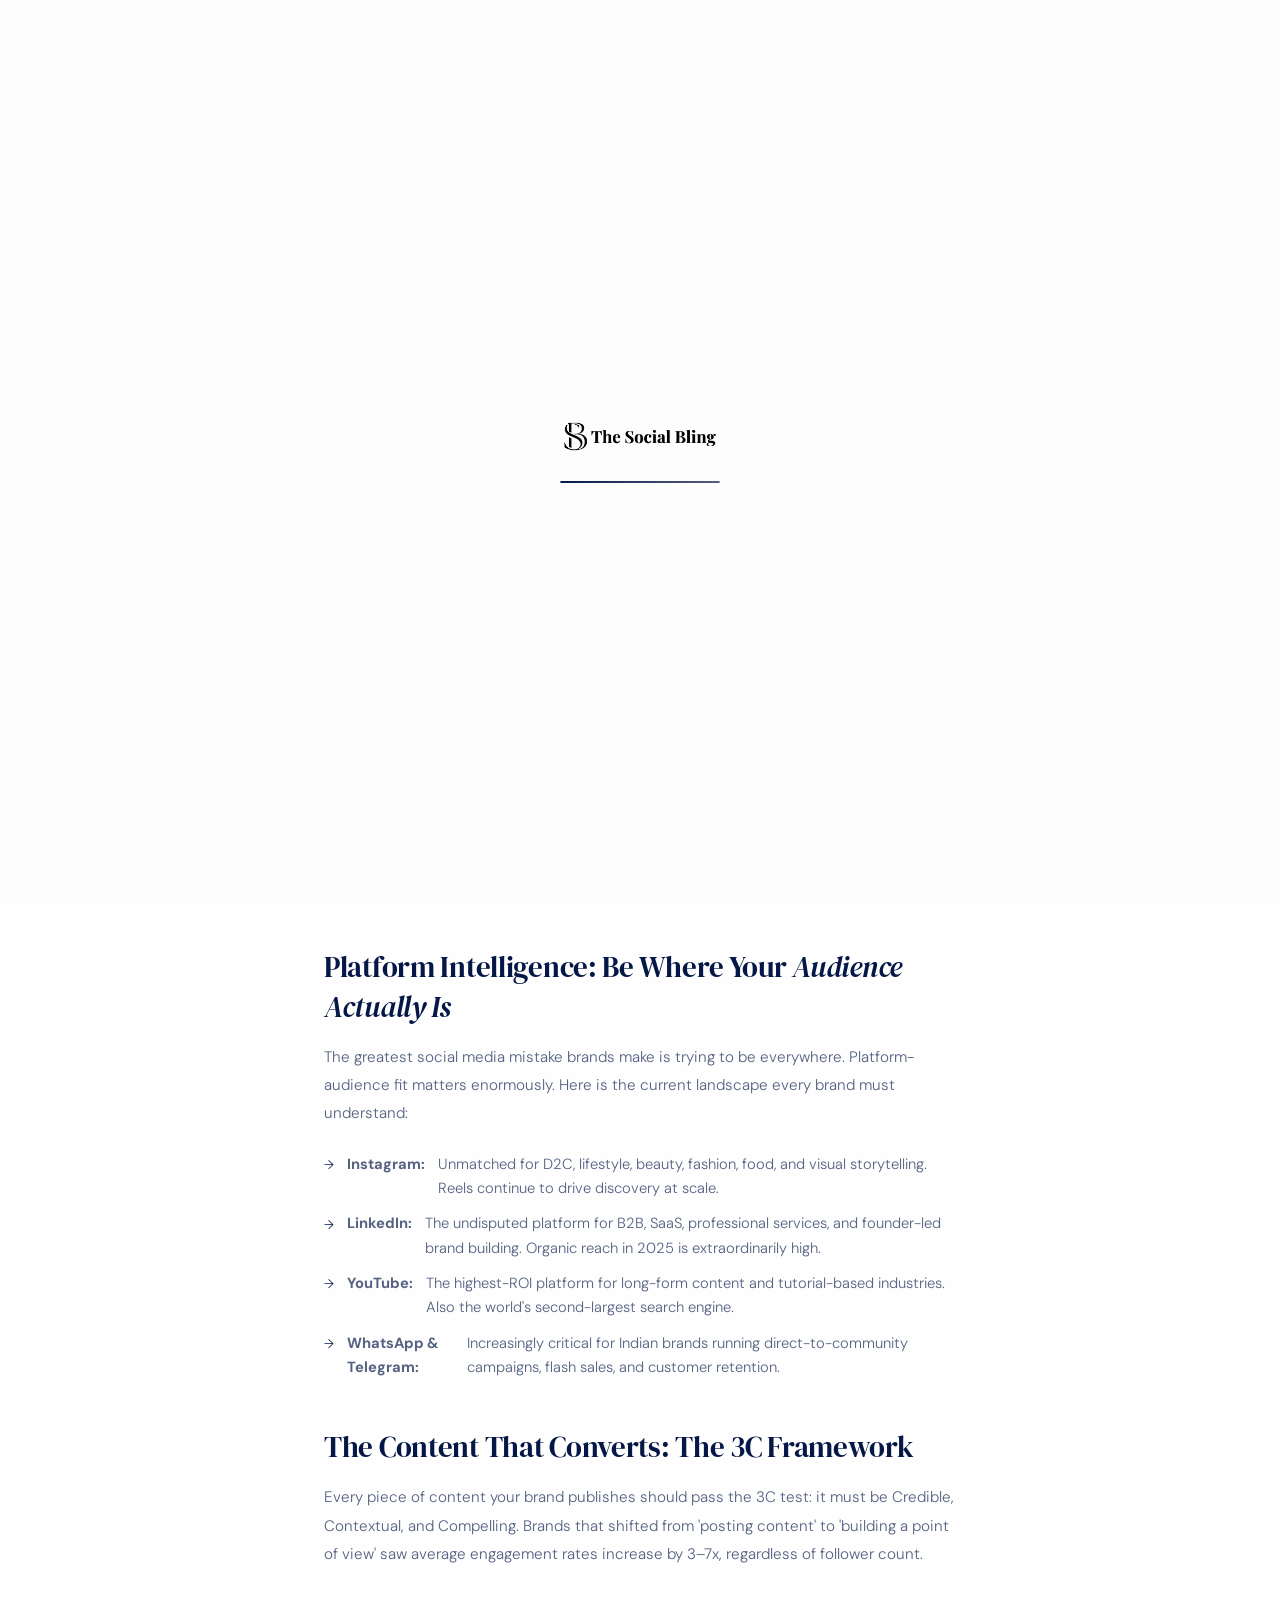
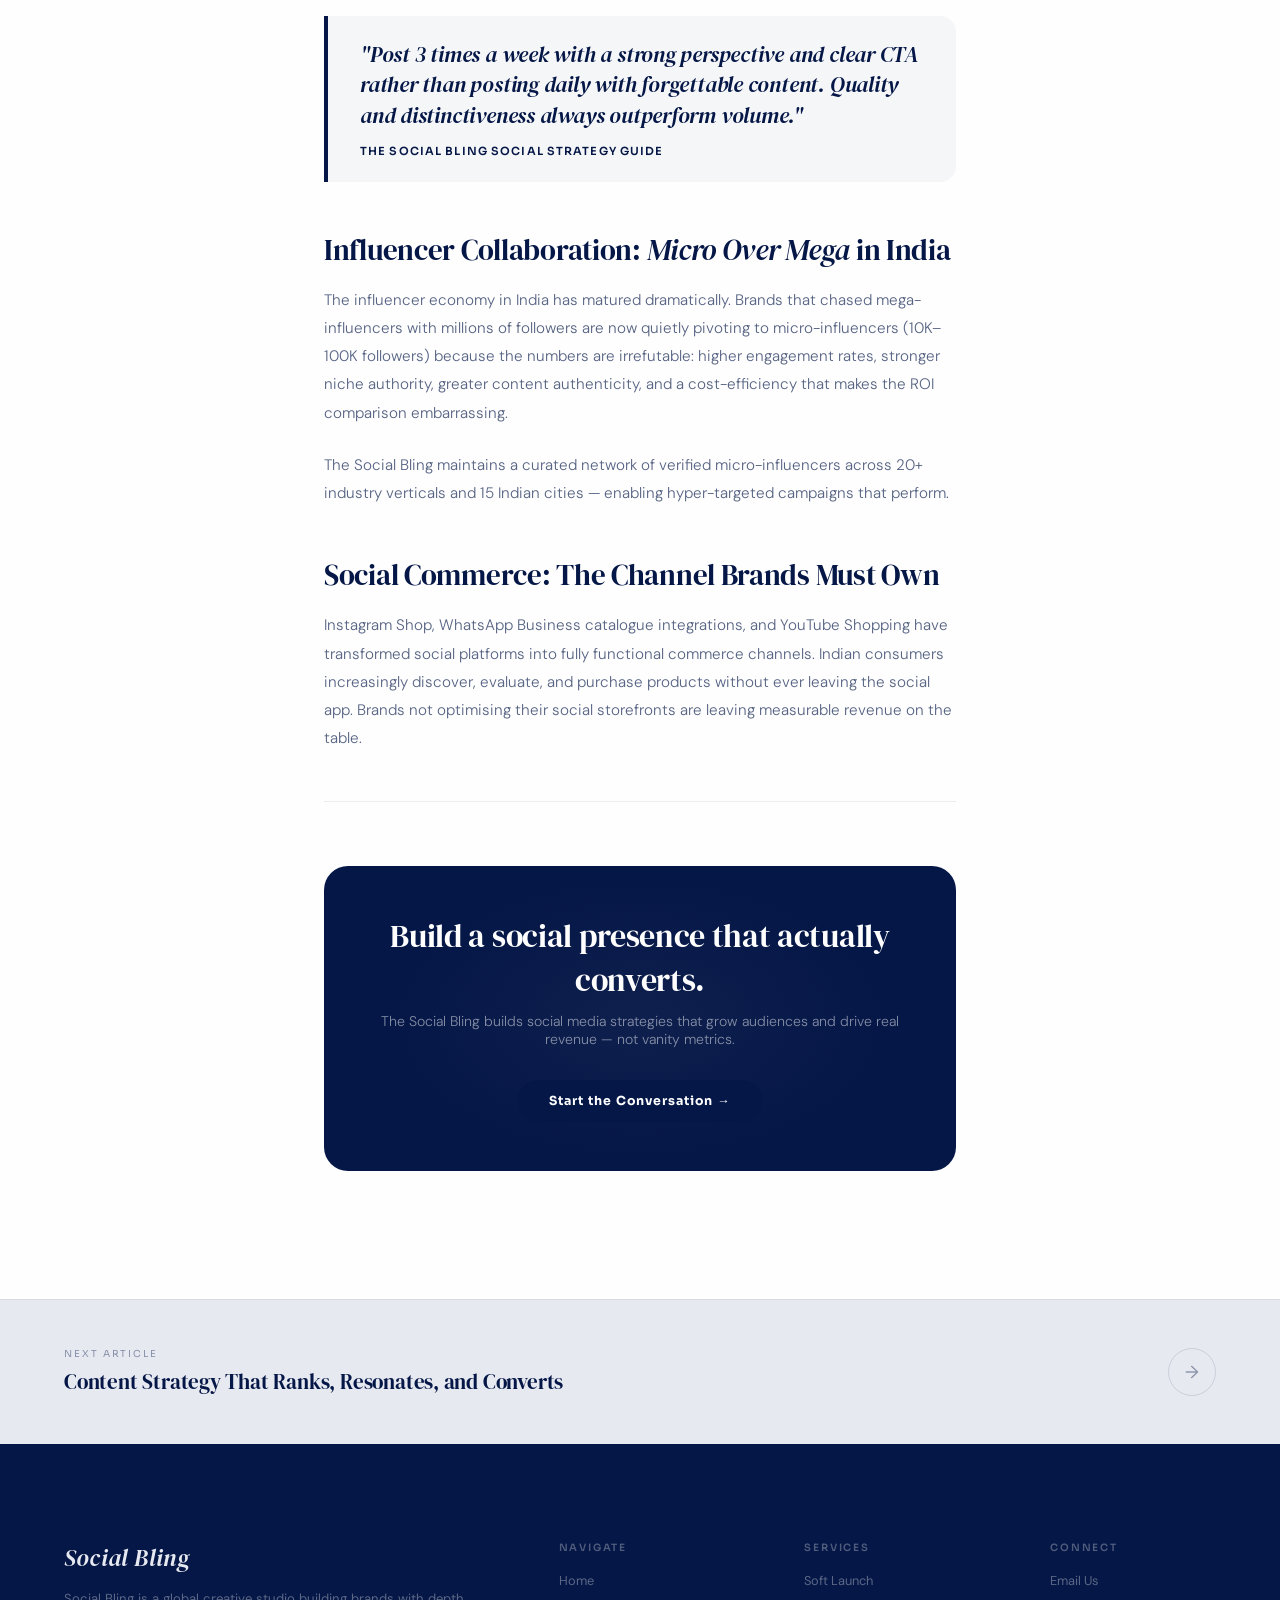
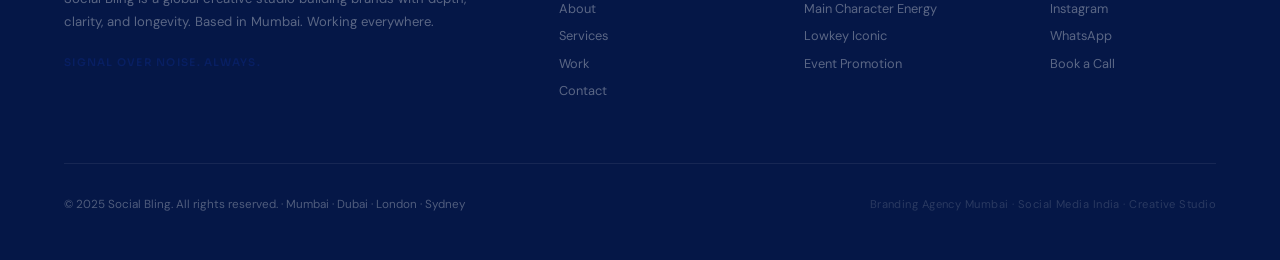
<file: blog-social-media-marketing-2025.html>
<!DOCTYPE html>
<html lang="en">
<head>
<meta charset="UTF-8">
<meta name="viewport" content="width=device-width, initial-scale=1.0">
<title>Social Media Marketing in 2025: The Definitive Playbook | Social Bling Blog</title>
<meta name="description" content="The definitive social media marketing playbook for Indian brands going global in 2025.">
<meta property="og:title" content="Social Media Marketing in 2025: The Definitive Playbook | Social Bling Blog">
<meta property="og:description" content="The definitive social media marketing playbook for Indian brands going global in 2025.">
<meta property="og:type" content="article">
<meta property="og:url" content="https://www.socialbling.in/blog-social-media-marketing-2025.html">
<meta property="og:image" content="https://www.socialbling.in/og-image.jpg">
<meta property="og:site_name" content="Social Bling">
<meta name="twitter:card" content="summary_large_image">
<meta name="twitter:title" content="Blog | Social Bling — Insights on Branding, Social Media & Creative Strategy">
<meta name="twitter:description" content="Read Social Bling's expert articles on brand building, social media growth, content strategy, and what it takes to stand out in a crowded digital world.">
<meta name="twitter:image" content="https://www.socialbling.in/og-image.jpg">
<meta name="robots" content="index, follow">
<meta name="author" content="Social Bling">
<meta name="keywords" content="branding blog, social media marketing tips, content strategy insights, brand building guide, social media growth, creative strategy blog">
<link rel="canonical" href="https://www.socialbling.in/blog-social-media-marketing-2025.html">
<script type="application/ld+json">
{
  "@context": "https://schema.org",
  "@type": "BlogPosting",
  "headline": "Social Media Marketing in 2025: The Definitive Playbook for Indian Brands Going Global",
  "description": "The definitive social media marketing playbook for Indian brands going global in 2025.",
  "image": "https://www.socialbling.in/og-image.jpg",
  "url": "https://www.socialbling.in/blog-social-media-marketing-2025.html",
  "datePublished": "2025-01-01",
  "dateModified": "2026-06-09",
  "author": {"@type": "Organization", "name": "Social Bling", "url": "https://www.socialbling.in/"},
  "publisher": {
    "@type": "Organization",
    "name": "Social Bling",
    "logo": {"@type": "ImageObject", "url": "https://www.socialbling.in/assets/logo.png"}
  },
  "mainEntityOfPage": {"@type": "WebPage", "@id": "https://www.socialbling.in/blog-social-media-marketing-2025.html"}
}
</script>
<link rel="stylesheet" href="css/blog.css">
<link rel="preconnect" href="https://fonts.googleapis.com">
<link rel="preconnect" href="https://fonts.gstatic.com" crossorigin>
<link href="https://fonts.googleapis.com/css2?family=Sora:wght@300;400;500;600;700;800&family=DM+Serif+Display:ital@0;1&family=DM+Sans:ital,opsz,wght@0,9..40,300;0,9..40,400;0,9..40,500;0,9..40,600;1,9..40,300&display=swap" rel="stylesheet">

<script type="application/ld+json">
{"@context":"https://schema.org","@type":"BreadcrumbList","itemListElement":[{"@type":"ListItem","position":1,"name":"Home","item":"https://www.socialbling.in/"},{"@type":"ListItem","position":2,"name":"Blog","item":"https://www.socialbling.in/blog.html"}]}
</script>
<link rel="icon" type="image/png" href="/assets/favicon/favicon-96x96.png" sizes="96x96">
<link rel="icon" type="image/svg+xml" href="/assets/favicon/favicon.svg">
<link rel="shortcut icon" href="/assets/favicon/favicon.ico">
<link rel="apple-touch-icon" sizes="180x180" href="/assets/favicon/apple-touch-icon.png">
<link rel="manifest" href="/assets/favicon/site.webmanifest">
</head>
<body>



<!-- LOADER -->
<div id="loader"><div class="ld-logo" style="display:flex;align-items:center;"><img src="[data-uri]" alt="The Social Bling" style="height:40px;width:auto;"></div><div class="ld-bar"><div class="ld-prog"></div></div></div>



<!-- LOADER -->
</div></div>

<!-- NAV -->
<nav id="nav">
  <a class="nl" href="index.html" style="display:flex;align-items:center;padding:0;background:none;border:none;"><img src="[data-uri]" alt="The Social Bling" style="height:36px;width:auto;display:block;"></a>
  <ul class="nav-links">
    <li><a href="index.html">Home</a></li>
    <li><a href="about.html">About</a></li>
    <li><a href="services.html">Services</a></li>
    <li><a href="work.html">Work</a></li>
    <li><a href="blog.html">Blog</a></li>
  </ul>
  <a class="nb" href="contact.html">Book a Call →</a>
  <button class="nav-hamburger" id="navHam" onclick="toggleMobNav()" aria-label="Menu">
    <span></span><span></span><span></span>
  </button>
</nav>

<!-- MOBILE NAV DRAWER -->
<div id="mob-nav-overlay" onclick="toggleMobNav()"></div>
<div id="mob-nav">
  <div class="mob-nav-header">
    <span class="nl" style="display:flex;align-items:center;padding:0;"><img src="[data-uri]" alt="The Social Bling" style="height:36px;width:auto;display:block;"></span>
    <button onclick="toggleMobNav()" class="mob-nav-close">✕</button>
  </div>
  <ul class="mob-nav-links">
    <li><a href="index.html" onclick="toggleMobNav()">Home</a></li>
    <li><a href="about.html" onclick="toggleMobNav()">About</a></li>
    <li><a href="services.html" onclick="toggleMobNav()">Services</a></li>
    <li><a href="work.html" onclick="toggleMobNav()">Work</a></li>
    <li><a href="blog.html" onclick="toggleMobNav()">Blog</a></li>
  </ul>
  <a class="bp" href="contact.html" onclick="toggleMobNav()" style="margin-top:auto">Book a Call →</a>
</div>

<!-- FLOATING -->
<div class="fab-wrap">
  <a class="fab fab-wa" href="https://wa.me/919371991200" title="WhatsApp"><svg width="22" height="22" viewBox="0 0 24 24" fill="none"><path d="M17.472 14.382c-.297-.149-1.758-.867-2.03-.967-.273-.099-.471-.148-.67.15-.197.297-.767.966-.94 1.164-.173.199-.347.223-.644.075-.297-.15-1.255-.463-2.39-1.475-.883-.788-1.48-1.761-1.653-2.059-.173-.297-.018-.458.13-.606.134-.133.298-.347.446-.52.149-.174.198-.298.298-.497.099-.198.05-.371-.025-.52-.075-.149-.669-1.612-.916-2.207-.242-.579-.487-.5-.669-.51-.173-.008-.371-.01-.57-.01-.198 0-.52.074-.792.372-.272.297-1.04 1.016-1.04 2.479 0 1.462 1.065 2.875 1.213 3.074.149.198 2.096 3.2 5.077 4.487.709.306 1.262.489 1.694.625.712.227 1.36.195 1.871.118.571-.085 1.758-.719 2.006-1.413.248-.694.248-1.289.173-1.413-.074-.124-.272-.198-.57-.347zM12 2C6.477 2 2 6.477 2 12c0 1.89.525 3.66 1.438 5.168L2 22l4.978-1.418A9.953 9.953 0 0012 22c5.523 0 10-4.477 10-10S17.523 2 12 2z" fill="white"/></svg></a>
  <a class="fab fab-bk" href="contact.html">Book Call</a>
</div>


<!-- ════════════════ BLOG ARTICLE ════════════════ -->
<div class="pg-content" id="pg-blog">
<div id="blx-listing" style="display:none"></div>
<div class="pg-article on" id="art-page">
  <section id="art-hero">
    <div class="art-hero-glow" style="background:radial-gradient(ellipse 55% 65% at 80% 20%, rgba(74,180,74,.15) 0%, transparent 60%)"></div>
    <button class="art-back-btn" onclick="window.location.href='blog.html'">← Back to Blog</button>
    <div class="art-cat-pill" style="background:rgba(74,180,74,.18);color:#1a6a1a;">Social Media Marketing</div>
    <h1 class="art-h1">Social Media Marketing in 2025: The Definitive Playbook for <em>Indian Brands Going Global</em></h1>
    <div class="art-meta-row">
      <span class="art-meta-date">2025</span>
      <span class="art-meta-read">8 min read</span>
      <span class="art-meta-author">By <strong>The Social Bling Team</strong></span>
    </div>
  </section>
  <div id="art-body">
    <p class="art-lede">India is now the world's largest social media market by user growth. With over 500 million active social media users, the opportunity for brands to build audiences, generate leads, and drive loyalty has never been more extraordinary. The challenge? Everyone knows it, and most are doing it wrong.</p>

    <h2 class="art-section-title">Platform Intelligence: Be Where Your <em>Audience Actually Is</em></h2>
    <p class="art-p">The greatest social media mistake brands make is trying to be everywhere. Platform-audience fit matters enormously. Here is the current landscape every brand must understand:</p>
    <ul class="art-list">
      <li><strong>Instagram:</strong> Unmatched for D2C, lifestyle, beauty, fashion, food, and visual storytelling. Reels continue to drive discovery at scale.</li>
      <li><strong>LinkedIn:</strong> The undisputed platform for B2B, SaaS, professional services, and founder-led brand building. Organic reach in 2025 is extraordinarily high.</li>
      <li><strong>YouTube:</strong> The highest-ROI platform for long-form content and tutorial-based industries. Also the world's second-largest search engine.</li>
      <li><strong>WhatsApp &amp; Telegram:</strong> Increasingly critical for Indian brands running direct-to-community campaigns, flash sales, and customer retention.</li>
    </ul>

    <h2 class="art-section-title">The Content That Converts: The 3C Framework</h2>
    <p class="art-p">Every piece of content your brand publishes should pass the 3C test: it must be Credible, Contextual, and Compelling. Brands that shifted from 'posting content' to 'building a point of view' saw average engagement rates increase by 3–7x, regardless of follower count.</p>

    <div class="art-pull-quote">
      <p>"Post 3 times a week with a strong perspective and clear CTA rather than posting daily with forgettable content. Quality and distinctiveness always outperform volume."</p>
      <cite>The Social Bling Social Strategy Guide</cite>
    </div>

    <h2 class="art-section-title">Influencer Collaboration: <em>Micro Over Mega</em> in India</h2>
    <p class="art-p">The influencer economy in India has matured dramatically. Brands that chased mega-influencers with millions of followers are now quietly pivoting to micro-influencers (10K–100K followers) because the numbers are irrefutable: higher engagement rates, stronger niche authority, greater content authenticity, and a cost-efficiency that makes the ROI comparison embarrassing.</p>
    <p class="art-p">The Social Bling maintains a curated network of verified micro-influencers across 20+ industry verticals and 15 Indian cities — enabling hyper-targeted campaigns that perform.</p>

    <h2 class="art-section-title">Social Commerce: The Channel Brands Must Own</h2>
    <p class="art-p">Instagram Shop, WhatsApp Business catalogue integrations, and YouTube Shopping have transformed social platforms into fully functional commerce channels. Indian consumers increasingly discover, evaluate, and purchase products without ever leaving the social app. Brands not optimising their social storefronts are leaving measurable revenue on the table.</p>

    <div class="art-divider"></div>

    <div class="art-cta-box">
      <h3>Build a social presence that actually converts.</h3>
      <p>The Social Bling builds social media strategies that grow audiences and drive real revenue — not vanity metrics.</p>
      <a href="contact.html">Start the Conversation →</a>
    </div>
  </div>
  <div class="art-next" onclick="window.location.href='blog-content-strategy-2025.html'">
    <div>
      <div class="art-next-label">Next Article</div>
      <div class="art-next-title">Content Strategy That Ranks, Resonates, and Converts</div>
    </div>
    <div class="art-next-arr">→</div>
  </div>
</div>

<!-- ═══ ARTICLE 3: Content Strategy ═══ -->

</div>
<footer>
  <div class="ft-top">
    <div>
      <a class="ft-brand" href="index.html">Social Bling</a>
      <p class="ft-desc">Social Bling is a global creative studio building brands with depth, clarity, and longevity. Based in Mumbai. Working everywhere.</p>
      <p class="ft-tl">Signal over noise. Always.</p>
    </div>
    <div><div class="ft-ch">Navigate</div><div class="ft-links"><a href="index.html">Home</a><a href="about.html">About</a><a href="services.html">Services</a><a href="work.html">Work</a><a href="contact.html">Contact</a></div></div>
    <div><div class="ft-ch">Services</div><div class="ft-links"><a href="services.html">Soft Launch</a><a href="services.html">Main Character Energy</a><a href="services.html">Lowkey Iconic</a><a href="services.html">Event Promotion</a></div></div>
    <div><div class="ft-ch">Connect</div><div class="ft-links"><a href="mailto:thesocialbling7@gmail.com">Email Us</a><a href="https://instagram.com" target="_blank">Instagram</a><a href="https://wa.me/919371991200" target="_blank">WhatsApp</a><a href="contact.html">Book a Call</a></div></div>
  </div>
  <div class="ft-bot">
    <div class="ft-copy">© 2025 Social Bling. All rights reserved. · Mumbai · Dubai · London · Sydney</div>
    <div class="ft-kw">Branding Agency Mumbai · Social Media India · Creative Studio</div>
  </div>
</footer>

<script src="js/blog.js" defer></script>
</body>
</html>
</file>
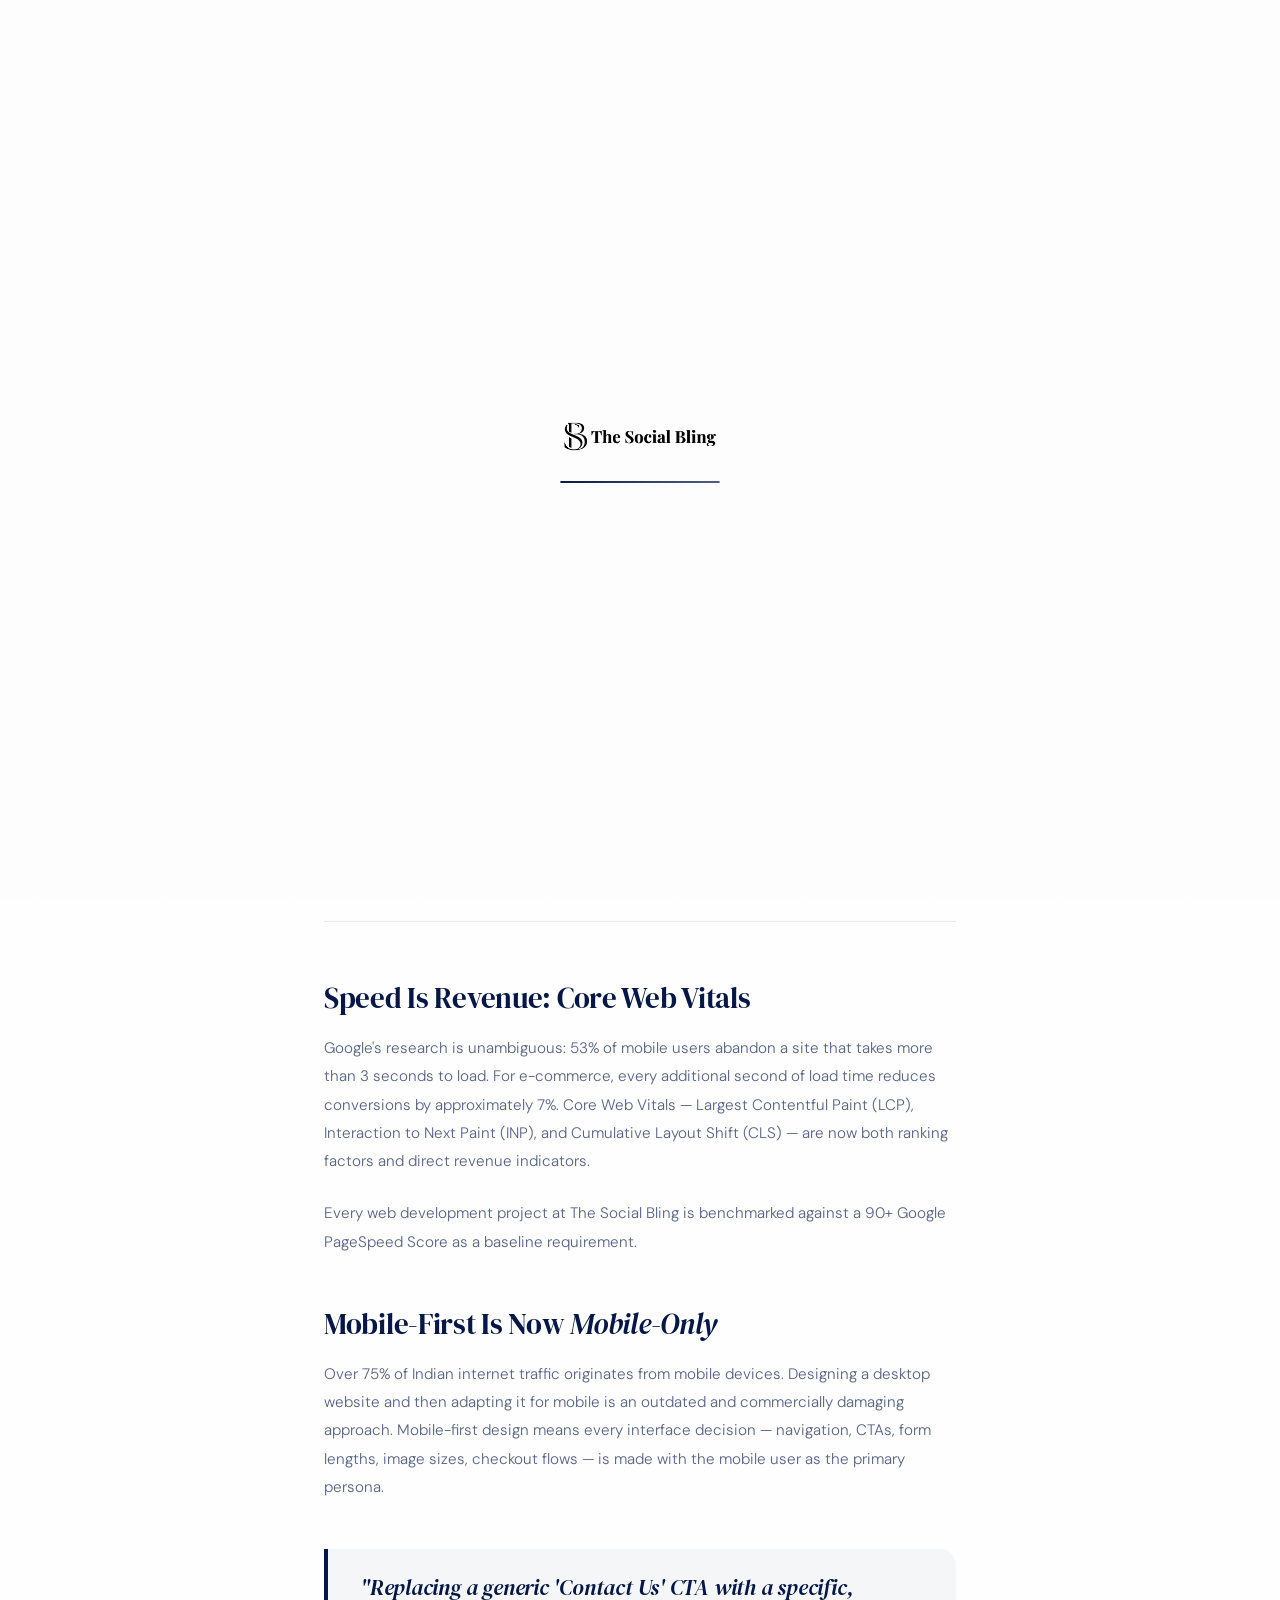
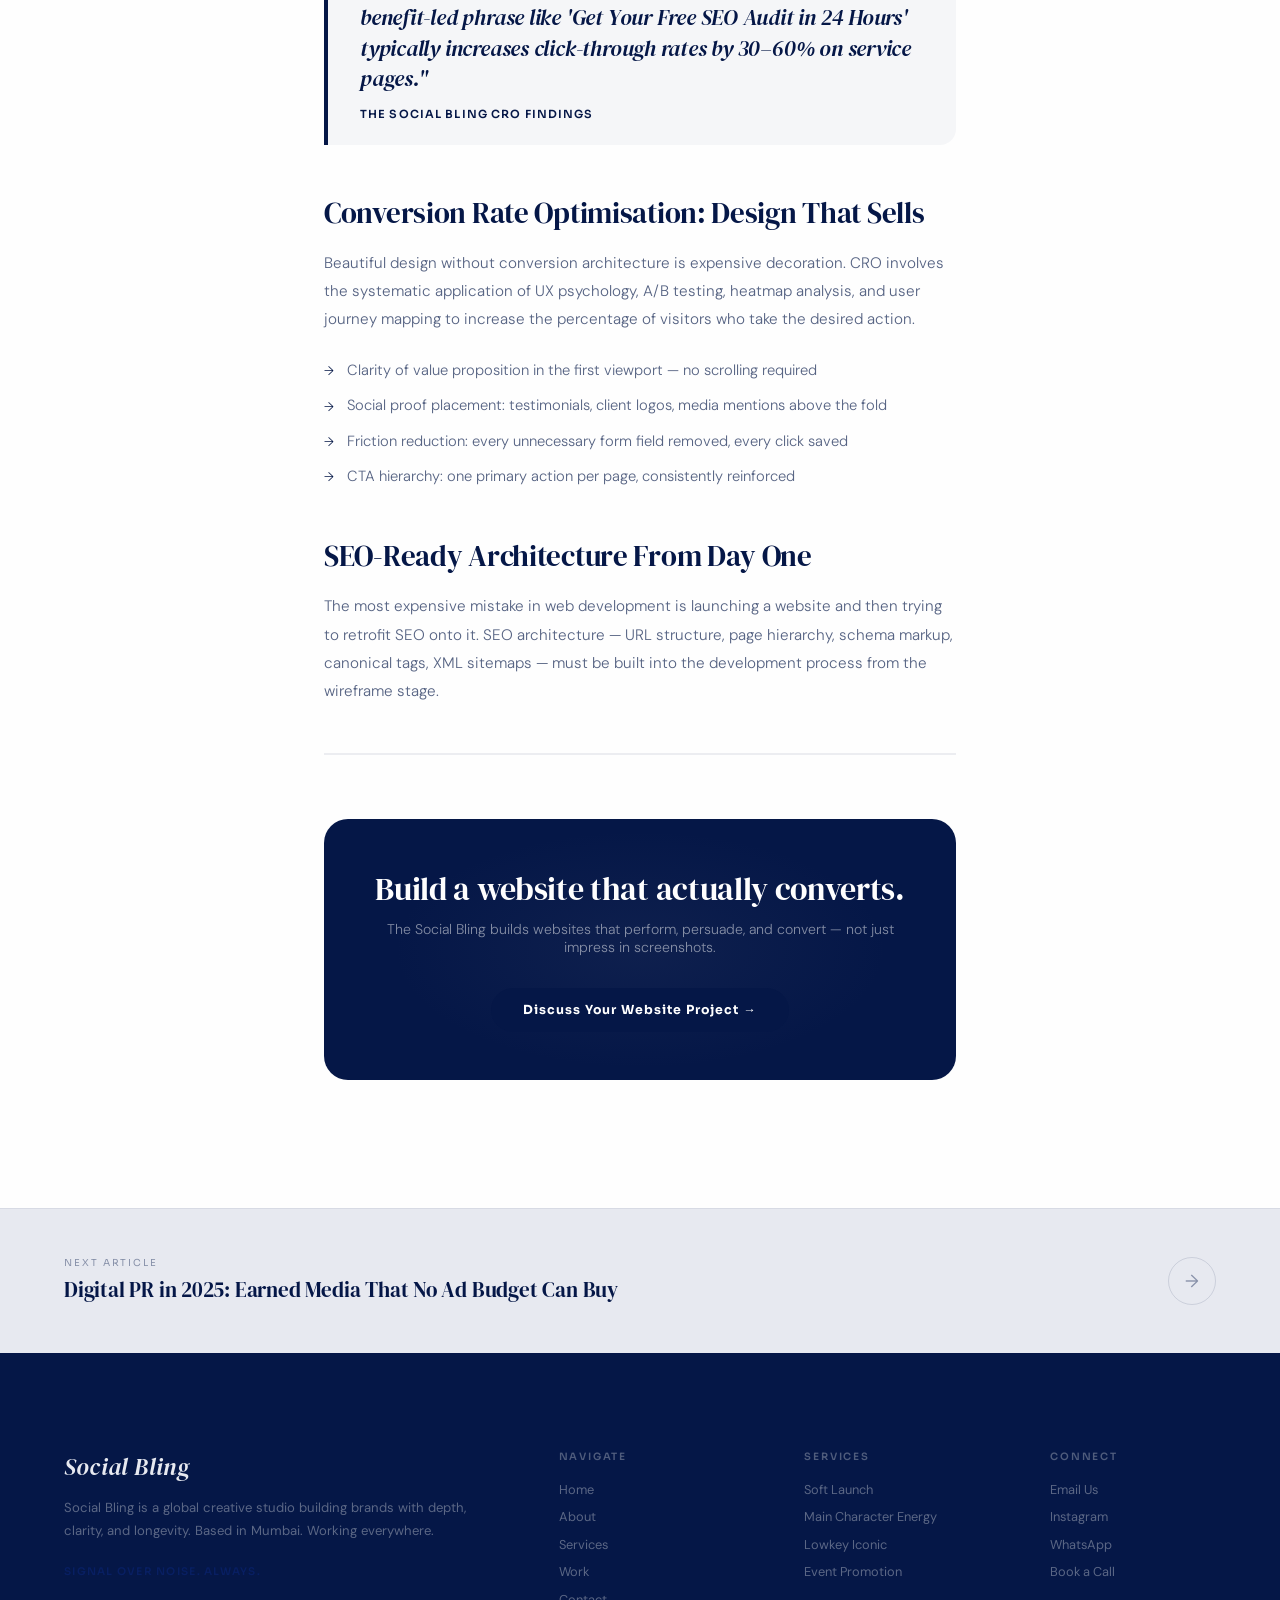
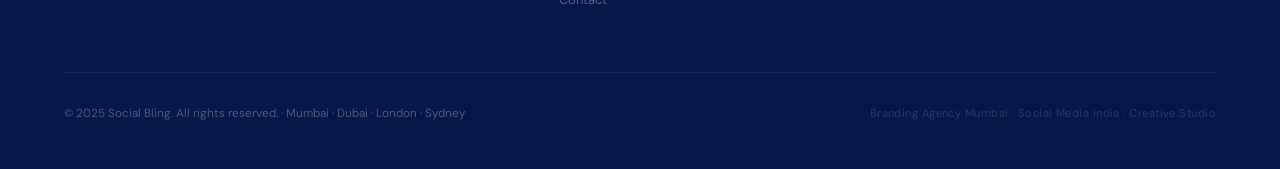
<file: blog-web-development-strategy.html>
<!DOCTYPE html>
<html lang="en">
<head>
<meta charset="UTF-8">
<meta name="viewport" content="width=device-width, initial-scale=1.0">
<title>Your Website Is Your Best Salesperson | Social Bling Blog</title>
<meta name="description" content="Why web development strategy is a marketing decision, not just an IT one.">
<meta property="og:title" content="Your Website Is Your Best Salesperson | Social Bling Blog">
<meta property="og:description" content="Why web development strategy is a marketing decision, not just an IT one.">
<meta property="og:type" content="article">
<meta property="og:url" content="https://www.socialbling.in/blog-web-development-strategy.html">
<meta property="og:image" content="https://www.socialbling.in/og-image.jpg">
<meta property="og:site_name" content="Social Bling">
<meta name="twitter:card" content="summary_large_image">
<meta name="twitter:title" content="Blog | Social Bling — Insights on Branding, Social Media & Creative Strategy">
<meta name="twitter:description" content="Read Social Bling's expert articles on brand building, social media growth, content strategy, and what it takes to stand out in a crowded digital world.">
<meta name="twitter:image" content="https://www.socialbling.in/og-image.jpg">
<meta name="robots" content="index, follow">
<meta name="author" content="Social Bling">
<meta name="keywords" content="branding blog, social media marketing tips, content strategy insights, brand building guide, social media growth, creative strategy blog">
<link rel="canonical" href="https://www.socialbling.in/blog-web-development-strategy.html">
<script type="application/ld+json">
{
  "@context": "https://schema.org",
  "@type": "BlogPosting",
  "headline": "Your Website Is Your Best Salesperson: Why Web Development Strategy Is a Marketing Decision",
  "description": "Why web development strategy is a marketing decision, not just an IT one.",
  "image": "https://www.socialbling.in/og-image.jpg",
  "url": "https://www.socialbling.in/blog-web-development-strategy.html",
  "datePublished": "2025-01-01",
  "dateModified": "2026-06-09",
  "author": {"@type": "Organization", "name": "Social Bling", "url": "https://www.socialbling.in/"},
  "publisher": {
    "@type": "Organization",
    "name": "Social Bling",
    "logo": {"@type": "ImageObject", "url": "https://www.socialbling.in/assets/logo.png"}
  },
  "mainEntityOfPage": {"@type": "WebPage", "@id": "https://www.socialbling.in/blog-web-development-strategy.html"}
}
</script>
<link rel="stylesheet" href="css/blog.css">
<link rel="preconnect" href="https://fonts.googleapis.com">
<link rel="preconnect" href="https://fonts.gstatic.com" crossorigin>
<link href="https://fonts.googleapis.com/css2?family=Sora:wght@300;400;500;600;700;800&family=DM+Serif+Display:ital@0;1&family=DM+Sans:ital,opsz,wght@0,9..40,300;0,9..40,400;0,9..40,500;0,9..40,600;1,9..40,300&display=swap" rel="stylesheet">

<script type="application/ld+json">
{"@context":"https://schema.org","@type":"BreadcrumbList","itemListElement":[{"@type":"ListItem","position":1,"name":"Home","item":"https://www.socialbling.in/"},{"@type":"ListItem","position":2,"name":"Blog","item":"https://www.socialbling.in/blog.html"}]}
</script>
<link rel="icon" type="image/png" href="/assets/favicon/favicon-96x96.png" sizes="96x96">
<link rel="icon" type="image/svg+xml" href="/assets/favicon/favicon.svg">
<link rel="shortcut icon" href="/assets/favicon/favicon.ico">
<link rel="apple-touch-icon" sizes="180x180" href="/assets/favicon/apple-touch-icon.png">
<link rel="manifest" href="/assets/favicon/site.webmanifest">
</head>
<body>



<!-- LOADER -->
<div id="loader"><div class="ld-logo" style="display:flex;align-items:center;"><img src="[data-uri]" alt="The Social Bling" style="height:40px;width:auto;"></div><div class="ld-bar"><div class="ld-prog"></div></div></div>



<!-- LOADER -->
</div></div>

<!-- NAV -->
<nav id="nav">
  <a class="nl" href="index.html" style="display:flex;align-items:center;padding:0;background:none;border:none;"><img src="[data-uri]" alt="The Social Bling" style="height:36px;width:auto;display:block;"></a>
  <ul class="nav-links">
    <li><a href="index.html">Home</a></li>
    <li><a href="about.html">About</a></li>
    <li><a href="services.html">Services</a></li>
    <li><a href="work.html">Work</a></li>
    <li><a href="blog.html">Blog</a></li>
  </ul>
  <a class="nb" href="contact.html">Book a Call →</a>
  <button class="nav-hamburger" id="navHam" onclick="toggleMobNav()" aria-label="Menu">
    <span></span><span></span><span></span>
  </button>
</nav>

<!-- MOBILE NAV DRAWER -->
<div id="mob-nav-overlay" onclick="toggleMobNav()"></div>
<div id="mob-nav">
  <div class="mob-nav-header">
    <span class="nl" style="display:flex;align-items:center;padding:0;"><img src="[data-uri]" alt="The Social Bling" style="height:36px;width:auto;display:block;"></span>
    <button onclick="toggleMobNav()" class="mob-nav-close">✕</button>
  </div>
  <ul class="mob-nav-links">
    <li><a href="index.html" onclick="toggleMobNav()">Home</a></li>
    <li><a href="about.html" onclick="toggleMobNav()">About</a></li>
    <li><a href="services.html" onclick="toggleMobNav()">Services</a></li>
    <li><a href="work.html" onclick="toggleMobNav()">Work</a></li>
    <li><a href="blog.html" onclick="toggleMobNav()">Blog</a></li>
  </ul>
  <a class="bp" href="contact.html" onclick="toggleMobNav()" style="margin-top:auto">Book a Call →</a>
</div>

<!-- FLOATING -->
<div class="fab-wrap">
  <a class="fab fab-wa" href="https://wa.me/919371991200" title="WhatsApp"><svg width="22" height="22" viewBox="0 0 24 24" fill="none"><path d="M17.472 14.382c-.297-.149-1.758-.867-2.03-.967-.273-.099-.471-.148-.67.15-.197.297-.767.966-.94 1.164-.173.199-.347.223-.644.075-.297-.15-1.255-.463-2.39-1.475-.883-.788-1.48-1.761-1.653-2.059-.173-.297-.018-.458.13-.606.134-.133.298-.347.446-.52.149-.174.198-.298.298-.497.099-.198.05-.371-.025-.52-.075-.149-.669-1.612-.916-2.207-.242-.579-.487-.5-.669-.51-.173-.008-.371-.01-.57-.01-.198 0-.52.074-.792.372-.272.297-1.04 1.016-1.04 2.479 0 1.462 1.065 2.875 1.213 3.074.149.198 2.096 3.2 5.077 4.487.709.306 1.262.489 1.694.625.712.227 1.36.195 1.871.118.571-.085 1.758-.719 2.006-1.413.248-.694.248-1.289.173-1.413-.074-.124-.272-.198-.57-.347zM12 2C6.477 2 2 6.477 2 12c0 1.89.525 3.66 1.438 5.168L2 22l4.978-1.418A9.953 9.953 0 0012 22c5.523 0 10-4.477 10-10S17.523 2 12 2z" fill="white"/></svg></a>
  <a class="fab fab-bk" href="contact.html">Book Call</a>
</div>


<!-- ════════════════ BLOG ARTICLE ════════════════ -->
<div class="pg-content" id="pg-blog">
<div id="blx-listing" style="display:none"></div>
<div class="pg-article on" id="art-page">
  <section id="art-hero">
    <div class="art-hero-glow" style="background:radial-gradient(ellipse 55% 65% at 80% 20%, rgba(30,80,200,.15) 0%, transparent 60%)"></div>
    <button class="art-back-btn" onclick="window.location.href='blog.html'">← Back to Blog</button>
    <div class="art-cat-pill" style="background:rgba(30,80,200,.18);color:#0a2878;">Web Development &amp; Digital Infrastructure</div>
    <h1 class="art-h1">Your Website Is Your Best Salesperson: Why <em>Web Development Strategy</em> Is a Marketing Decision</h1>
    <div class="art-meta-row">
      <span class="art-meta-date">2025</span>
      <span class="art-meta-read">6 min read</span>
      <span class="art-meta-author">By <strong>The Social Bling Team</strong></span>
    </div>
  </section>
  <div id="art-body">
    <p class="art-lede">In 2025, a website is no longer just a digital address. It is the nucleus of your entire marketing ecosystem — the destination where every social media post, every Google ad, every email campaign, and every PR mention eventually leads.</p>

    <h2 class="art-section-title">Speed Is Revenue: Core Web Vitals</h2>
    <p class="art-p">Google's research is unambiguous: 53% of mobile users abandon a site that takes more than 3 seconds to load. For e-commerce, every additional second of load time reduces conversions by approximately 7%. Core Web Vitals — Largest Contentful Paint (LCP), Interaction to Next Paint (INP), and Cumulative Layout Shift (CLS) — are now both ranking factors and direct revenue indicators.</p>
    <p class="art-p">Every web development project at The Social Bling is benchmarked against a 90+ Google PageSpeed Score as a baseline requirement.</p>

    <h2 class="art-section-title">Mobile-First Is Now <em>Mobile-Only</em></h2>
    <p class="art-p">Over 75% of Indian internet traffic originates from mobile devices. Designing a desktop website and then adapting it for mobile is an outdated and commercially damaging approach. Mobile-first design means every interface decision — navigation, CTAs, form lengths, image sizes, checkout flows — is made with the mobile user as the primary persona.</p>

    <div class="art-pull-quote">
      <p>"Replacing a generic 'Contact Us' CTA with a specific, benefit-led phrase like 'Get Your Free SEO Audit in 24 Hours' typically increases click-through rates by 30–60% on service pages."</p>
      <cite>The Social Bling CRO Findings</cite>
    </div>

    <h2 class="art-section-title">Conversion Rate Optimisation: Design That Sells</h2>
    <p class="art-p">Beautiful design without conversion architecture is expensive decoration. CRO involves the systematic application of UX psychology, A/B testing, heatmap analysis, and user journey mapping to increase the percentage of visitors who take the desired action.</p>
    <ul class="art-list">
      <li>Clarity of value proposition in the first viewport — no scrolling required</li>
      <li>Social proof placement: testimonials, client logos, media mentions above the fold</li>
      <li>Friction reduction: every unnecessary form field removed, every click saved</li>
      <li>CTA hierarchy: one primary action per page, consistently reinforced</li>
    </ul>

    <h2 class="art-section-title">SEO-Ready Architecture From Day One</h2>
    <p class="art-p">The most expensive mistake in web development is launching a website and then trying to retrofit SEO onto it. SEO architecture — URL structure, page hierarchy, schema markup, canonical tags, XML sitemaps — must be built into the development process from the wireframe stage.</p>

    <div class="art-divider"></div>

    <div class="art-cta-box">
      <h3>Build a website that actually converts.</h3>
      <p>The Social Bling builds websites that perform, persuade, and convert — not just impress in screenshots.</p>
      <a href="contact.html">Discuss Your Website Project →</a>
    </div>
  </div>
  <div class="art-next" onclick="window.location.href='blog-digital-pr-earned-media.html'">
    <div>
      <div class="art-next-label">Next Article</div>
      <div class="art-next-title">Digital PR in 2025: Earned Media That No Ad Budget Can Buy</div>
    </div>
    <div class="art-next-arr">→</div>
  </div>
</div>

<!-- ═══ ARTICLE 5: Digital PR ═══ -->

</div>
<footer>
  <div class="ft-top">
    <div>
      <a class="ft-brand" href="index.html">Social Bling</a>
      <p class="ft-desc">Social Bling is a global creative studio building brands with depth, clarity, and longevity. Based in Mumbai. Working everywhere.</p>
      <p class="ft-tl">Signal over noise. Always.</p>
    </div>
    <div><div class="ft-ch">Navigate</div><div class="ft-links"><a href="index.html">Home</a><a href="about.html">About</a><a href="services.html">Services</a><a href="work.html">Work</a><a href="contact.html">Contact</a></div></div>
    <div><div class="ft-ch">Services</div><div class="ft-links"><a href="services.html">Soft Launch</a><a href="services.html">Main Character Energy</a><a href="services.html">Lowkey Iconic</a><a href="services.html">Event Promotion</a></div></div>
    <div><div class="ft-ch">Connect</div><div class="ft-links"><a href="mailto:thesocialbling7@gmail.com">Email Us</a><a href="https://instagram.com" target="_blank">Instagram</a><a href="https://wa.me/919371991200" target="_blank">WhatsApp</a><a href="contact.html">Book a Call</a></div></div>
  </div>
  <div class="ft-bot">
    <div class="ft-copy">© 2025 Social Bling. All rights reserved. · Mumbai · Dubai · London · Sydney</div>
    <div class="ft-kw">Branding Agency Mumbai · Social Media India · Creative Studio</div>
  </div>
</footer>

<script src="js/blog.js" defer></script>
</body>
</html>
</file>
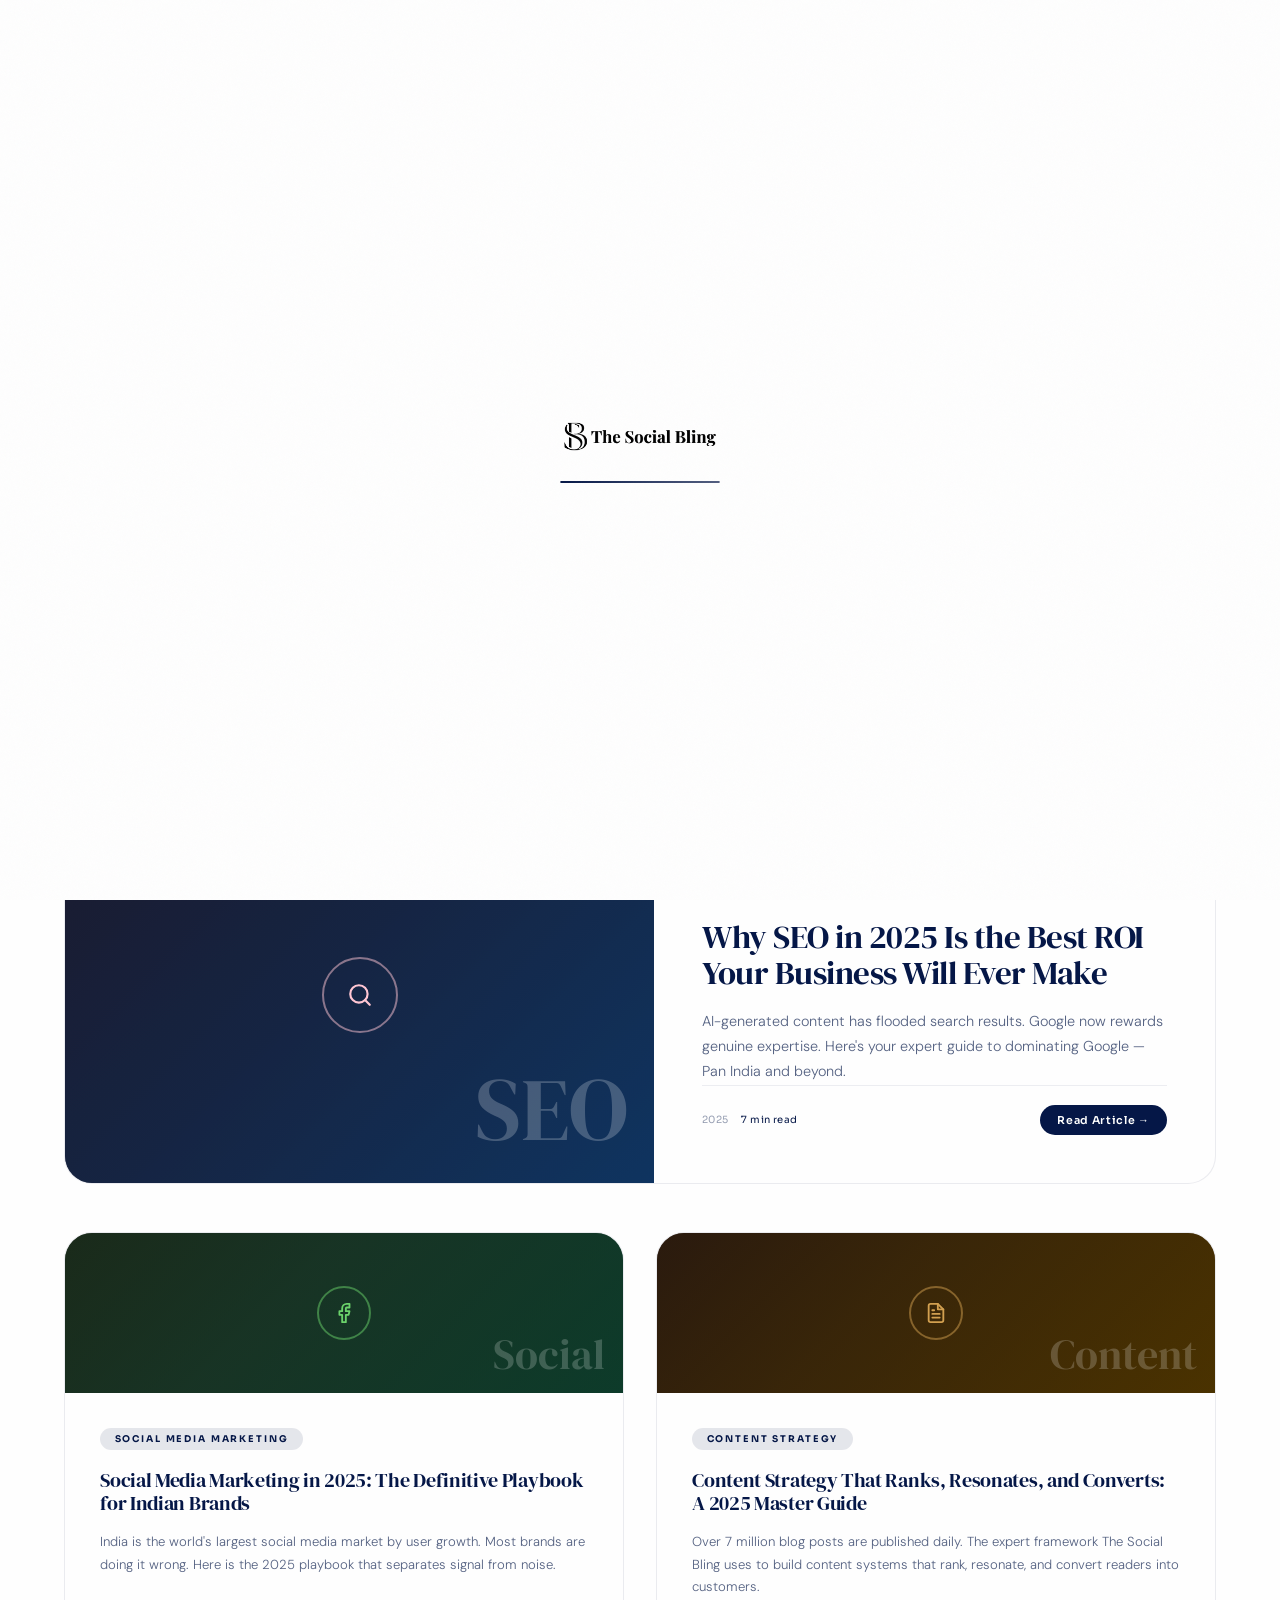
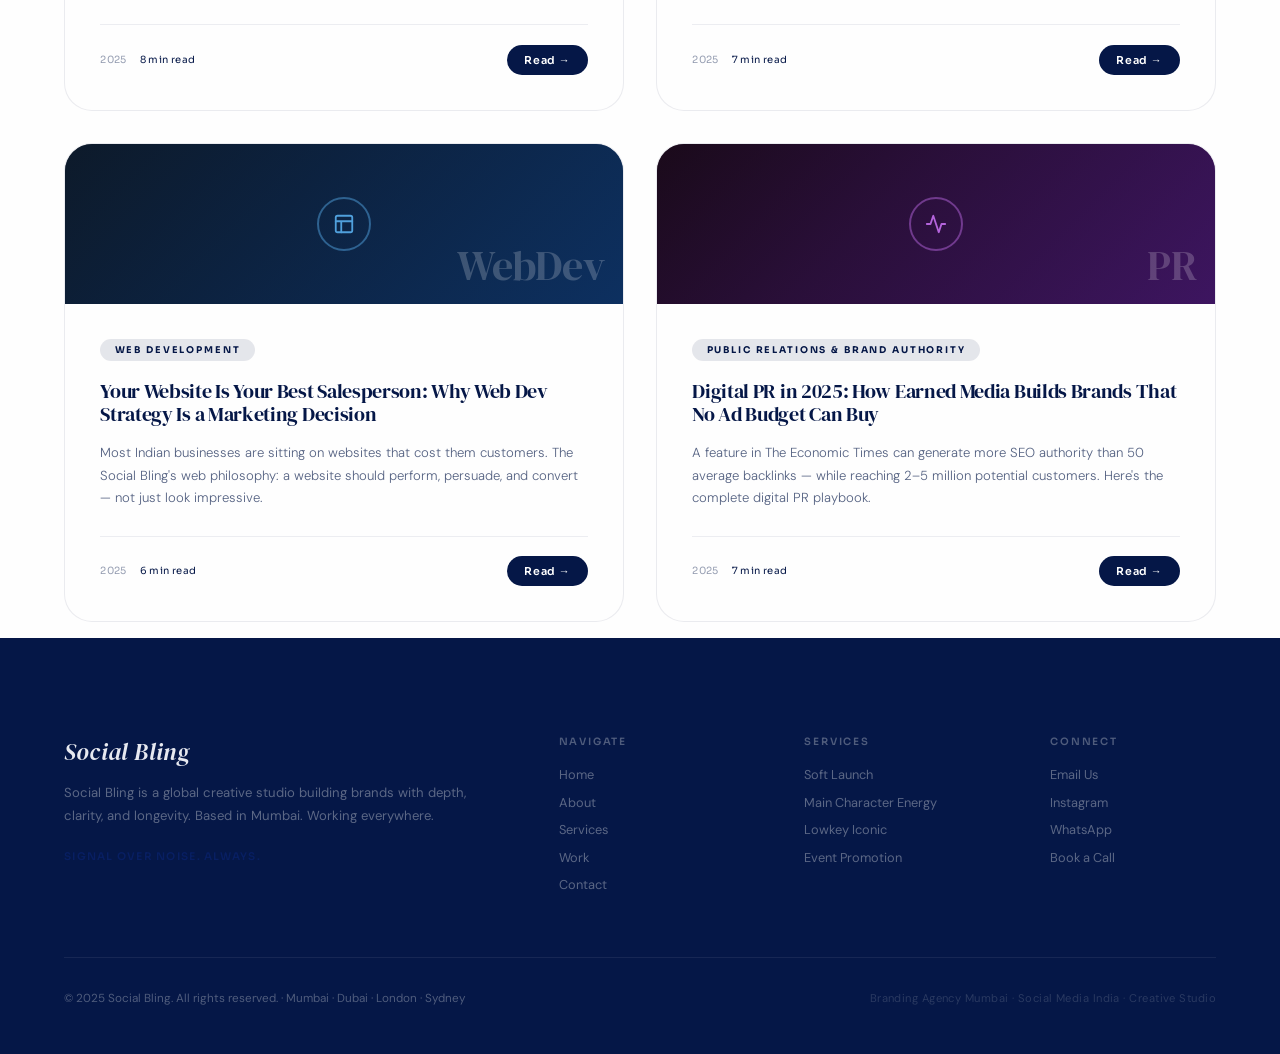
<file: blog.html>
<!DOCTYPE html>
<html lang="en">
<head>
<meta charset="UTF-8">
<meta name="viewport" content="width=device-width, initial-scale=1.0">
<title>Blog | Social Bling — Insights on Branding, Social Media & Creative Strategy</title>
<meta name="description" content="Read Social Bling's expert articles on brand building, social media growth, content strategy, and what it takes to stand out in a crowded digital world.">
<meta property="og:title" content="Blog | Social Bling — Insights on Branding, Social Media & Creative Strategy">
<meta property="og:description" content="Read Social Bling's expert articles on brand building, social media growth, content strategy, and what it takes to stand out in a crowded digital world.">
<meta property="og:type" content="website">
<meta property="og:url" content="https://www.socialbling.in/blog.html">
<meta property="og:image" content="https://www.socialbling.in/og-image.jpg">
<meta property="og:site_name" content="Social Bling">
<meta name="twitter:card" content="summary_large_image">
<meta name="twitter:title" content="Blog | Social Bling — Insights on Branding, Social Media & Creative Strategy">
<meta name="twitter:description" content="Read Social Bling's expert articles on brand building, social media growth, content strategy, and what it takes to stand out in a crowded digital world.">
<meta name="twitter:image" content="https://www.socialbling.in/og-image.jpg">
<meta name="robots" content="index, follow">
<meta name="author" content="Social Bling">
<meta name="keywords" content="branding blog, social media marketing tips, content strategy insights, brand building guide, social media growth, creative strategy blog">
<link rel="canonical" href="https://www.socialbling.in/blog.html">
<script type="application/ld+json">
{
  "@context": "https://schema.org",
  "@type": "Blog",
  "name": "Social Bling Blog",
  "url": "https://www.socialbling.in/blog.html",
  "description": "Expert insights on branding, social media, and creative strategy.",
  "publisher": {"@type": "Organization", "name": "Social Bling", "url": "https://www.socialbling.in/"}
}
</script>
<link rel="stylesheet" href="css/blog.css">
<link rel="preconnect" href="https://fonts.googleapis.com">
<link rel="preconnect" href="https://fonts.gstatic.com" crossorigin>
<link href="https://fonts.googleapis.com/css2?family=Sora:wght@300;400;500;600;700;800&family=DM+Serif+Display:ital@0;1&family=DM+Sans:ital,opsz,wght@0,9..40,300;0,9..40,400;0,9..40,500;0,9..40,600;1,9..40,300&display=swap" rel="stylesheet">

<script type="application/ld+json">
{"@context":"https://schema.org","@type":"BreadcrumbList","itemListElement":[{"@type":"ListItem","position":1,"name":"Home","item":"https://www.socialbling.in/"},{"@type":"ListItem","position":2,"name":"Blog","item":"https://www.socialbling.in/blog.html"}]}
</script>
<link rel="icon" type="image/png" href="/assets/favicon/favicon-96x96.png" sizes="96x96">
<link rel="icon" type="image/svg+xml" href="/assets/favicon/favicon.svg">
<link rel="shortcut icon" href="/assets/favicon/favicon.ico">
<link rel="apple-touch-icon" sizes="180x180" href="/assets/favicon/apple-touch-icon.png">
<link rel="manifest" href="/assets/favicon/site.webmanifest">
</head>
<body>



<!-- LOADER -->
<div id="loader"><div class="ld-logo" style="display:flex;align-items:center;"><img src="[data-uri]" alt="The Social Bling" style="height:40px;width:auto;"></div><div class="ld-bar"><div class="ld-prog"></div></div></div>



<!-- LOADER -->
</div></div>

<!-- NAV -->
<nav id="nav">
  <a class="nl" href="index.html" style="display:flex;align-items:center;padding:0;background:none;border:none;"><img src="[data-uri]" alt="The Social Bling" style="height:36px;width:auto;display:block;"></a>
  <ul class="nav-links">
    <li><a href="index.html">Home</a></li>
    <li><a href="about.html">About</a></li>
    <li><a href="services.html">Services</a></li>
    <li><a href="work.html">Work</a></li>
    <li><a href="blog.html">Blog</a></li>
  </ul>
  <a class="nb" href="contact.html">Book a Call →</a>
  <button class="nav-hamburger" id="navHam" onclick="toggleMobNav()" aria-label="Menu">
    <span></span><span></span><span></span>
  </button>
</nav>

<!-- MOBILE NAV DRAWER -->
<div id="mob-nav-overlay" onclick="toggleMobNav()"></div>
<div id="mob-nav">
  <div class="mob-nav-header">
    <span class="nl" style="display:flex;align-items:center;padding:0;"><img src="[data-uri]" alt="The Social Bling" style="height:36px;width:auto;display:block;"></span>
    <button onclick="toggleMobNav()" class="mob-nav-close">✕</button>
  </div>
  <ul class="mob-nav-links">
    <li><a href="index.html" onclick="toggleMobNav()">Home</a></li>
    <li><a href="about.html" onclick="toggleMobNav()">About</a></li>
    <li><a href="services.html" onclick="toggleMobNav()">Services</a></li>
    <li><a href="work.html" onclick="toggleMobNav()">Work</a></li>
    <li><a href="blog.html" onclick="toggleMobNav()">Blog</a></li>
  </ul>
  <a class="bp" href="contact.html" onclick="toggleMobNav()" style="margin-top:auto">Book a Call →</a>
</div>

<!-- FLOATING -->
<div class="fab-wrap">
  <a class="fab fab-wa" href="https://wa.me/919371991200" title="WhatsApp"><svg width="22" height="22" viewBox="0 0 24 24" fill="none"><path d="M17.472 14.382c-.297-.149-1.758-.867-2.03-.967-.273-.099-.471-.148-.67.15-.197.297-.767.966-.94 1.164-.173.199-.347.223-.644.075-.297-.15-1.255-.463-2.39-1.475-.883-.788-1.48-1.761-1.653-2.059-.173-.297-.018-.458.13-.606.134-.133.298-.347.446-.52.149-.174.198-.298.298-.497.099-.198.05-.371-.025-.52-.075-.149-.669-1.612-.916-2.207-.242-.579-.487-.5-.669-.51-.173-.008-.371-.01-.57-.01-.198 0-.52.074-.792.372-.272.297-1.04 1.016-1.04 2.479 0 1.462 1.065 2.875 1.213 3.074.149.198 2.096 3.2 5.077 4.487.709.306 1.262.489 1.694.625.712.227 1.36.195 1.871.118.571-.085 1.758-.719 2.006-1.413.248-.694.248-1.289.173-1.413-.074-.124-.272-.198-.57-.347zM12 2C6.477 2 2 6.477 2 12c0 1.89.525 3.66 1.438 5.168L2 22l4.978-1.418A9.953 9.953 0 0012 22c5.523 0 10-4.477 10-10S17.523 2 12 2z" fill="white"/></svg></a>
  <a class="fab fab-bk" href="contact.html">Book Call</a>
</div>


<!-- ════════════════ BLOG ════════════════ -->
<div class="pg-content" id="pg-blog">

<div id="blx-listing">

<section id="blx-hero">
  <div class="blx-hero-noise"></div>
  <div class="blx-hero-glow"></div>
  <div class="blx-hero-big-word">Insights</div>
  <div class="blx-hero-con">
    <div class="blx-hero-eyebrow">The Social Bling Blog</div>
    <h1 class="blx-h1">
      Expert thinking<br>
      that <em>drives growth.</em><br>
      <span class="blx-outline">Pan India.</span>
    </h1>
    <p class="blx-hero-sub">SEO, social media, content strategy, web development and digital PR — straight-talking expert guides from The Social Bling team.</p>
  </div>
</section>

<div class="blx-marquee-wrap">
  <div class="blx-marquee-track">
    <div class="blx-mqi">SEO 2025<span class="blx-mqi-dot"></span>Social Media<span class="blx-mqi-dot"></span>Content Strategy<span class="blx-mqi-dot"></span>Web Development<span class="blx-mqi-dot"></span>Digital PR<span class="blx-mqi-dot"></span>Pan India<span class="blx-mqi-dot"></span>Brand Authority<span class="blx-mqi-dot"></span></div>
    <div class="blx-mqi">SEO 2025<span class="blx-mqi-dot"></span>Social Media<span class="blx-mqi-dot"></span>Content Strategy<span class="blx-mqi-dot"></span>Web Development<span class="blx-mqi-dot"></span>Digital PR<span class="blx-mqi-dot"></span>Pan India<span class="blx-mqi-dot"></span>Brand Authority<span class="blx-mqi-dot"></span></div>
  </div>
</div>

<div class="blx-filters" id="blxFilters">
  <button class="blx-fbtn on" onclick="blxF(this,'all')">All Posts</button>
  <button class="blx-fbtn" onclick="blxF(this,'seo')">SEO</button>
  <button class="blx-fbtn" onclick="blxF(this,'social')">Social Media</button>
  <button class="blx-fbtn" onclick="blxF(this,'content')">Content</button>
  <button class="blx-fbtn" onclick="blxF(this,'webdev')">Web Dev</button>
  <button class="blx-fbtn" onclick="blxF(this,'pr')">PR</button>
</div>

<div class="blx-grid-wrap">

  <!-- FEATURED POST -->
  <div class="blx-feat" data-bcat="seo" onclick="window.location.href='blog-seo-2025-best-roi.html'">
    <div class="blx-feat-band" style="background:linear-gradient(135deg,rgba(26,26,46,.72) 0%,rgba(15,52,96,.72) 100%),url('https://images.unsplash.com/photo-1686061593213-98dad7c599b9?w=1200&q=80') center/cover no-repeat,linear-gradient(135deg,#1a1a2e 0%,#16213e 45%,#0f3460 100%);">
      <span class="blx-feat-wm">SEO</span>
      <div class="blx-feat-icon" style="border-color:rgba(255,198,211,.5)">
        <svg width="26" height="26" fill="none" viewBox="0 0 24 24"><circle cx="11" cy="11" r="8" stroke="#FFC6D3" stroke-width="2"/><path d="m21 21-4.35-4.35" stroke="#FFC6D3" stroke-width="2" stroke-linecap="round"/></svg>
      </div>
    </div>
    <div class="blx-feat-body">
      <div class="blx-feat-top">
        <span class="blx-feat-tag">Featured</span>
        <span class="blx-c-cat">SEO &amp; Search Marketing</span>
      </div>
      <h2 class="blx-feat-title">Why SEO in 2025 Is the Best ROI Your Business Will Ever Make</h2>
      <p class="blx-feat-exc">AI-generated content has flooded search results. Google now rewards genuine expertise. Here's your expert guide to dominating Google — Pan India and beyond.</p>
      <div class="blx-c-foot">
        <span class="blx-c-date">2025</span>
        <span class="blx-c-read">7 min read</span>
        <button class="blx-c-btn">Read Article →</button>
      </div>
    </div>
  </div>

  <!-- GRID POSTS -->
  <div id="blx-cards">

    <div class="blx-c" data-bcat="social" onclick="window.location.href='blog-social-media-marketing-2025.html'">
      <div class="blx-c-band" style="background:linear-gradient(135deg,rgba(26,42,26,.7) 0%,rgba(13,59,42,.7) 100%),url('https://images.unsplash.com/photo-1759215524600-7971d6a4dac0?w=800&q=80') center/cover no-repeat,linear-gradient(135deg,#1a2a1a 0%,#1e3a2e 40%,#0d3b2a 100%);">
        <span class="blx-c-wm">Social</span>
        <div class="blx-c-icon" style="border-color:rgba(107,210,107,.5)">
          <svg width="22" height="22" fill="none" viewBox="0 0 24 24"><path d="M18 2h-3a5 5 0 0 0-5 5v3H7v4h3v8h4v-8h3l1-4h-4V7a1 1 0 0 1 1-1h3z" stroke="#6bd26b" stroke-width="2" stroke-linecap="round" stroke-linejoin="round"/></svg>
        </div>
      </div>
      <div class="blx-c-body">
        <div class="blx-c-cat">Social Media Marketing</div>
        <div class="blx-c-title">Social Media Marketing in 2025: The Definitive Playbook for Indian Brands</div>
        <p class="blx-c-exc">India is the world's largest social media market by user growth. Most brands are doing it wrong. Here is the 2025 playbook that separates signal from noise.</p>
        <div class="blx-c-foot">
          <span class="blx-c-date">2025</span>
          <span class="blx-c-read">8 min read</span>
          <button class="blx-c-btn">Read →</button>
        </div>
      </div>
    </div>

    <div class="blx-c" data-bcat="content" onclick="window.location.href='blog-content-strategy-2025.html'">
      <div class="blx-c-band" style="background:linear-gradient(135deg,rgba(42,26,14,.7) 0%,rgba(74,50,0,.7) 100%),url('https://images.unsplash.com/photo-1501504905252-473c47e087f8?w=800&q=80') center/cover no-repeat,linear-gradient(135deg,#2a1a0e 0%,#3d2a0a 40%,#4a3200 100%);">
        <span class="blx-c-wm">Content</span>
        <div class="blx-c-icon" style="border-color:rgba(210,160,80,.5)">
          <svg width="22" height="22" fill="none" viewBox="0 0 24 24"><path d="M14 2H6a2 2 0 0 0-2 2v16a2 2 0 0 0 2 2h12a2 2 0 0 0 2-2V8z" stroke="#d2a050" stroke-width="2" stroke-linecap="round" stroke-linejoin="round"/><path d="M14 2v6h6M16 13H8M16 17H8M10 9H8" stroke="#d2a050" stroke-width="2" stroke-linecap="round" stroke-linejoin="round"/></svg>
        </div>
      </div>
      <div class="blx-c-body">
        <div class="blx-c-cat">Content Strategy</div>
        <div class="blx-c-title">Content Strategy That Ranks, Resonates, and Converts: A 2025 Master Guide</div>
        <p class="blx-c-exc">Over 7 million blog posts are published daily. The expert framework The Social Bling uses to build content systems that rank, resonate, and convert readers into customers.</p>
        <div class="blx-c-foot">
          <span class="blx-c-date">2025</span>
          <span class="blx-c-read">7 min read</span>
          <button class="blx-c-btn">Read →</button>
        </div>
      </div>
    </div>

    <div class="blx-c" data-bcat="webdev" onclick="window.location.href='blog-web-development-strategy.html'">
      <div class="blx-c-band" style="background:linear-gradient(135deg,rgba(13,26,42,.7) 0%,rgba(13,48,96,.7) 100%),url('https://images.unsplash.com/photo-1498050108023-c5249f4df085?w=800&q=80') center/cover no-repeat,linear-gradient(135deg,#0d1a2a 0%,#0a2040 40%,#0d3060 100%);">
        <span class="blx-c-wm">WebDev</span>
        <div class="blx-c-icon" style="border-color:rgba(80,160,220,.5)">
          <svg width="22" height="22" fill="none" viewBox="0 0 24 24"><rect x="3" y="3" width="18" height="18" rx="2" ry="2" stroke="#50a0dc" stroke-width="2"/><path d="M3 9h18M9 21V9" stroke="#50a0dc" stroke-width="2" stroke-linecap="round"/></svg>
        </div>
      </div>
      <div class="blx-c-body">
        <div class="blx-c-cat">Web Development</div>
        <div class="blx-c-title">Your Website Is Your Best Salesperson: Why Web Dev Strategy Is a Marketing Decision</div>
        <p class="blx-c-exc">Most Indian businesses are sitting on websites that cost them customers. The Social Bling's web philosophy: a website should perform, persuade, and convert — not just look impressive.</p>
        <div class="blx-c-foot">
          <span class="blx-c-date">2025</span>
          <span class="blx-c-read">6 min read</span>
          <button class="blx-c-btn">Read →</button>
        </div>
      </div>
    </div>

    <div class="blx-c" data-bcat="pr" onclick="window.location.href='blog-digital-pr-earned-media.html'">
      <div class="blx-c-band" style="background:linear-gradient(135deg,rgba(26,10,26,.7) 0%,rgba(61,21,96,.7) 100%),url('https://images.unsplash.com/photo-1504711434969-e33886168f5c?w=800&q=80') center/cover no-repeat,linear-gradient(135deg,#1a0a1a 0%,#2d1040 40%,#3d1560 100%);">
        <span class="blx-c-wm">PR</span>
        <div class="blx-c-icon" style="border-color:rgba(180,100,220,.5)">
          <svg width="22" height="22" fill="none" viewBox="0 0 24 24"><path d="M22 12h-4l-3 9L9 3l-3 9H2" stroke="#b464dc" stroke-width="2" stroke-linecap="round" stroke-linejoin="round"/></svg>
        </div>
      </div>
      <div class="blx-c-body">
        <div class="blx-c-cat">Public Relations &amp; Brand Authority</div>
        <div class="blx-c-title">Digital PR in 2025: How Earned Media Builds Brands That No Ad Budget Can Buy</div>
        <p class="blx-c-exc">A feature in The Economic Times can generate more SEO authority than 50 average backlinks — while reaching 2–5 million potential customers. Here's the complete digital PR playbook.</p>
        <div class="blx-c-foot">
          <span class="blx-c-date">2025</span>
          <span class="blx-c-read">7 min read</span>
          <button class="blx-c-btn">Read →</button>
        </div>
      </div>
    </div>

  </div><!-- end blx-cards -->
</div><!-- end blx-grid-wrap -->

</div><!-- end blx-listing -->

</div><!-- end pg-blog -->

<footer>
  <div class="ft-top">
    <div>
      <a class="ft-brand" href="index.html">Social Bling</a>
      <p class="ft-desc">Social Bling is a global creative studio building brands with depth, clarity, and longevity. Based in Mumbai. Working everywhere.</p>
      <p class="ft-tl">Signal over noise. Always.</p>
    </div>
    <div><div class="ft-ch">Navigate</div><div class="ft-links"><a href="index.html">Home</a><a href="about.html">About</a><a href="services.html">Services</a><a href="work.html">Work</a><a href="contact.html">Contact</a></div></div>
    <div><div class="ft-ch">Services</div><div class="ft-links"><a href="services.html">Soft Launch</a><a href="services.html">Main Character Energy</a><a href="services.html">Lowkey Iconic</a><a href="services.html">Event Promotion</a></div></div>
    <div><div class="ft-ch">Connect</div><div class="ft-links"><a href="mailto:thesocialbling7@gmail.com">Email Us</a><a href="https://instagram.com" target="_blank">Instagram</a><a href="https://wa.me/919371991200" target="_blank">WhatsApp</a><a href="contact.html">Book a Call</a></div></div>
  </div>
  <div class="ft-bot">
    <div class="ft-copy">© 2025 Social Bling. All rights reserved. · Mumbai · Dubai · London · Sydney</div>
    <div class="ft-kw">Branding Agency Mumbai · Social Media India · Creative Studio</div>
  </div>
</footer>

<script src="js/blog.js" defer></script>
</body>
</html>
</file>
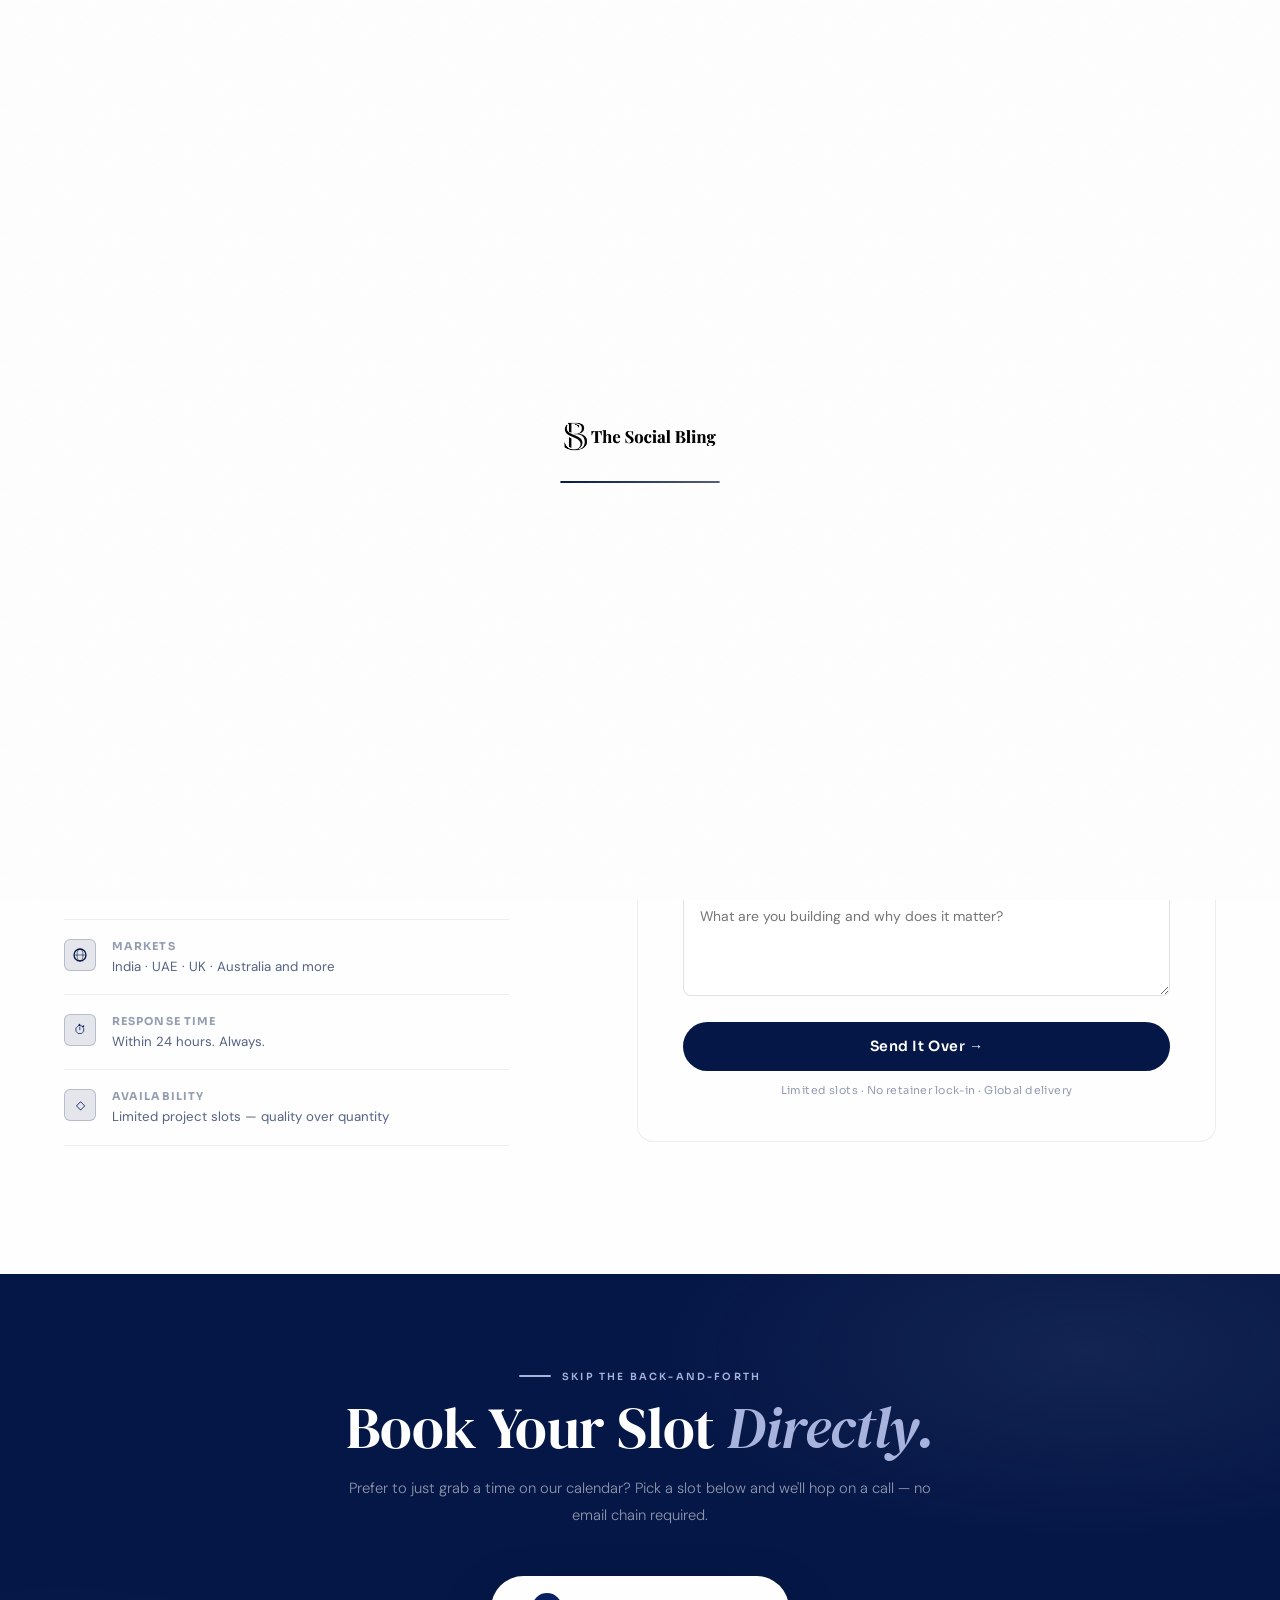
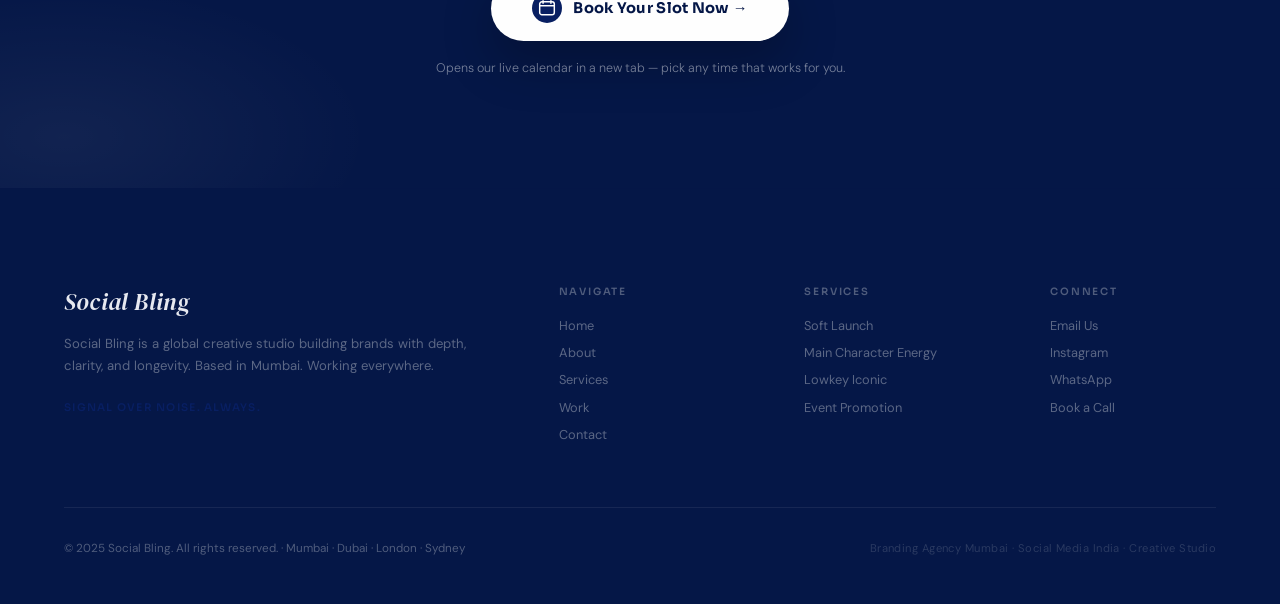
<file: contact.html>
<!DOCTYPE html>
<html lang="en">
<head>
<meta charset="UTF-8">
<meta name="viewport" content="width=device-width, initial-scale=1.0">
<title>Contact Social Bling | Let's Build Something Unforgettable</title>
<meta name="description" content="Ready to elevate your brand? Get in touch with Social Bling for branding, social media strategy, and creative direction. Offices in Mumbai, Dubai, London & Sydney.">
<meta property="og:title" content="Contact Social Bling | Let's Build Something Unforgettable">
<meta property="og:description" content="Ready to elevate your brand? Get in touch with Social Bling's team for branding, social media strategy, and creative direction. Offices in Mumbai, Dubai, London & Sydney.">
<meta property="og:type" content="website">
<meta property="og:url" content="https://www.socialbling.in/contact.html">
<meta property="og:image" content="https://www.socialbling.in/og-image.jpg">
<meta property="og:site_name" content="Social Bling">
<meta name="twitter:card" content="summary_large_image">
<meta name="twitter:title" content="Contact Social Bling | Let's Build Something Unforgettable">
<meta name="twitter:description" content="Ready to elevate your brand? Get in touch with Social Bling's team for branding, social media strategy, and creative direction. Offices in Mumbai, Dubai, London & Sydney.">
<meta name="twitter:image" content="https://www.socialbling.in/og-image.jpg">
<meta name="robots" content="index, follow">
<meta name="author" content="Social Bling">
<meta name="keywords" content="contact social bling, hire branding agency, social media agency contact, Mumbai creative studio, brand consultation">
<link rel="canonical" href="https://www.socialbling.in/contact.html">
<script type="application/ld+json">
{
  "@context": "https://schema.org",
  "@type": "ContactPage",
  "name": "Contact Social Bling",
  "url": "https://www.socialbling.in/contact.html",
  "description": "Get in touch with Social Bling for branding and social media services.",
  "isPartOf": {"@type": "WebSite", "name": "Social Bling", "url": "https://www.socialbling.in/"}
}
</script>
<link rel="stylesheet" href="css/contact.css">
<link rel="preconnect" href="https://fonts.googleapis.com">
<link rel="preconnect" href="https://fonts.gstatic.com" crossorigin>
<link href="https://fonts.googleapis.com/css2?family=Sora:wght@300;400;500;600;700;800&family=DM+Serif+Display:ital@0;1&family=DM+Sans:ital,opsz,wght@0,9..40,300;0,9..40,400;0,9..40,500;0,9..40,600;1,9..40,300&display=swap" rel="stylesheet">

<script type="application/ld+json">
{"@context":"https://schema.org","@type":"BreadcrumbList","itemListElement":[{"@type":"ListItem","position":1,"name":"Home","item":"https://www.socialbling.in/"},{"@type":"ListItem","position":2,"name":"Contact","item":"https://www.socialbling.in/contact.html"}]}
</script>
<link rel="icon" type="image/png" href="/assets/favicon/favicon-96x96.png" sizes="96x96">
<link rel="icon" type="image/svg+xml" href="/assets/favicon/favicon.svg">
<link rel="shortcut icon" href="/assets/favicon/favicon.ico">
<link rel="apple-touch-icon" sizes="180x180" href="/assets/favicon/apple-touch-icon.png">
<link rel="manifest" href="/assets/favicon/site.webmanifest">
</head>
<body>



<!-- LOADER -->
<div id="loader"><div class="ld-logo" style="display:flex;align-items:center;"><img src="[data-uri]" alt="The Social Bling" style="height:40px;width:auto;"></div><div class="ld-bar"><div class="ld-prog"></div></div></div>



<!-- LOADER -->
</div></div>

<!-- NAV -->
<nav id="nav">
  <a class="nl" href="index.html" style="display:flex;align-items:center;padding:0;background:none;border:none;"><img src="[data-uri]" alt="The Social Bling" style="height:36px;width:auto;display:block;"></a>
  <ul class="nav-links">
    <li><a href="index.html">Home</a></li>
    <li><a href="about.html">About</a></li>
    <li><a href="services.html">Services</a></li>
    <li><a href="work.html">Work</a></li>
    <li><a href="blog.html">Blog</a></li>
  </ul>
  <a class="nb" href="contact.html">Book a Call →</a>
  <button class="nav-hamburger" id="navHam" onclick="toggleMobNav()" aria-label="Menu">
    <span></span><span></span><span></span>
  </button>
</nav>

<!-- MOBILE NAV DRAWER -->
<div id="mob-nav-overlay" onclick="toggleMobNav()"></div>
<div id="mob-nav">
  <div class="mob-nav-header">
    <span class="nl" style="display:flex;align-items:center;padding:0;"><img src="[data-uri]" alt="The Social Bling" style="height:36px;width:auto;display:block;"></span>
    <button onclick="toggleMobNav()" class="mob-nav-close">✕</button>
  </div>
  <ul class="mob-nav-links">
    <li><a href="index.html" onclick="toggleMobNav()">Home</a></li>
    <li><a href="about.html" onclick="toggleMobNav()">About</a></li>
    <li><a href="services.html" onclick="toggleMobNav()">Services</a></li>
    <li><a href="work.html" onclick="toggleMobNav()">Work</a></li>
    <li><a href="blog.html" onclick="toggleMobNav()">Blog</a></li>
  </ul>
  <a class="bp" href="contact.html" onclick="toggleMobNav()" style="margin-top:auto">Book a Call →</a>
</div>

<!-- FLOATING -->
<div class="fab-wrap">
  <a class="fab fab-wa" href="https://wa.me/919371991200" title="WhatsApp"><svg width="22" height="22" viewBox="0 0 24 24" fill="none"><path d="M17.472 14.382c-.297-.149-1.758-.867-2.03-.967-.273-.099-.471-.148-.67.15-.197.297-.767.966-.94 1.164-.173.199-.347.223-.644.075-.297-.15-1.255-.463-2.39-1.475-.883-.788-1.48-1.761-1.653-2.059-.173-.297-.018-.458.13-.606.134-.133.298-.347.446-.52.149-.174.198-.298.298-.497.099-.198.05-.371-.025-.52-.075-.149-.669-1.612-.916-2.207-.242-.579-.487-.5-.669-.51-.173-.008-.371-.01-.57-.01-.198 0-.52.074-.792.372-.272.297-1.04 1.016-1.04 2.479 0 1.462 1.065 2.875 1.213 3.074.149.198 2.096 3.2 5.077 4.487.709.306 1.262.489 1.694.625.712.227 1.36.195 1.871.118.571-.085 1.758-.719 2.006-1.413.248-.694.248-1.289.173-1.413-.074-.124-.272-.198-.57-.347zM12 2C6.477 2 2 6.477 2 12c0 1.89.525 3.66 1.438 5.168L2 22l4.978-1.418A9.953 9.953 0 0012 22c5.523 0 10-4.477 10-10S17.523 2 12 2z" fill="white"/></svg></a>
  <a class="fab fab-bk" href="contact.html">Book Call</a>
</div>

</div><!-- END WORK -->

<!-- ════════════════ CONTACT ════════════════ -->
<div class="pg-content" id="pg-contact">
<section id="ct-hero">
  <div class="ct-bg"></div>
  <div class="slbl" style="margin-bottom:1.4rem;position:relative;z-index:1">Contact</div>
  <h1 class="ct-h1">Ready To Become<br><em>Unforgettable?</em></h1>
</section>
<div class="ct-layout">
  <div class="ct-info">
    <h2>Let's start a conversation.</h2>
    <p class="ct-body">We're selective about who we work with — not because we're exclusive, but because we genuinely care about results. If you're serious about your brand, we're serious about you. We get back within 24 hours.</p>
    <div class="ctd"><div class="ctd-ic"><svg width="16" height="16" viewBox="0 0 16 16" fill="none"><rect x="1" y="3" width="14" height="10" rx="2" stroke="#051747" stroke-width="1.3" fill="none"/><path d="M1 5 L8 9 L15 5" stroke="#051747" stroke-width="1.3"/></svg></div><div><strong>Email</strong><span>thesocialbling7@gmail.com</span></div></div>
    <div class="ctd"><div class="ctd-ic"><svg width="16" height="16" viewBox="0 0 16 16" fill="none"><path d="M3 2h3l1.5 3.5-1.5 1a8 8 0 003.5 3.5l1-1.5L14 10v3a1 1 0 01-1 1C6.373 14 2 9.627 2 4a1 1 0 011-1z" stroke="#051747" stroke-width="1.3" fill="none"/></svg></div><div><strong>Phone / WhatsApp</strong><span><a href="tel:+919371991200" style="color:inherit;text-decoration:none">+91 93719 91200</a> · <a href="tel:+919421498929" style="color:inherit;text-decoration:none">+91 94214 98929</a></span></div></div>
    <div class="ctd"><div class="ctd-ic"><svg width="16" height="16" viewBox="0 0 16 16" fill="none"><path d="M8 2A4 4 0 014 6C4 9.5 8 14 8 14S12 9.5 12 6A4 4 0 008 2Z" stroke="#051747" stroke-width="1.3" fill="#051747" fill-opacity=".2"/><circle cx="8" cy="6" r="1.5" fill="#051747"/></svg></div><div><strong>Based In</strong><span>Mumbai, India · Serving brands globally</span></div></div>
    <div class="ctd"><div class="ctd-ic"><svg width="16" height="16" viewBox="0 0 16 16" fill="none"><circle cx="8" cy="8" r="6" stroke="#051747" stroke-width="1.3" fill="none"/><ellipse cx="8" cy="8" rx="3" ry="6" stroke="#051747" stroke-width="1" fill="none" opacity=".6"/><line x1="2" y1="8" x2="14" y2="8" stroke="#051747" stroke-width="1" opacity=".6"/></svg></div><div><strong>Markets</strong><span>India · UAE · UK · Australia and more</span></div></div>
    <div class="ctd"><div class="ctd-ic">⏱</div><div><strong>Response Time</strong><span>Within 24 hours. Always.</span></div></div>
    <div class="ctd"><div class="ctd-ic">◇</div><div><strong>Availability</strong><span>Limited project slots — quality over quantity</span></div></div>
  </div>
  <div class="ct-form">
    <div id="fmain">
      <label class="flbl">Your Name *</label><input class="finp" type="text" placeholder="Rahul Mehta" id="fn" name="name">
      <label class="flbl">Brand / Company Name *</label><input class="finp" type="text" placeholder="Your Brand Name" id="fb" name="company">
      <label class="flbl">Email Address *</label><input class="finp" type="email" placeholder="you@yourbrand.com" id="fe" name="email">
      <label class="flbl">What Are You Looking For?</label>
      <select class="fsel" id="fs" name="service" style="margin-bottom:1.3rem"><option value="">Select a service</option><option>Branding</option><option>Social Media</option><option>Strategy</option><option>Events</option><option>Not sure yet</option></select>
      <label class="flbl">Tell Us About Your Brand</label>
      <textarea class="fta" placeholder="What are you building and why does it matter?" id="fm" name="message"></textarea>
      <button class="fsub" id="fsubBtn" onclick="subF()">Send It Over →</button>
      <p class="fnote" id="fnoteMsg">Limited slots · No retainer lock-in · Global delivery</p>
    </div>
    <div id="fsuc"><div class="fci"><svg width="48" height="48" viewBox="0 0 48 48" fill="none"><circle cx="24" cy="24" r="20" fill="#051747" fill-opacity=".2" stroke="#051747" stroke-width="2"/><path d="M14 24 L21 31 L34 17" stroke="#051747" stroke-width="3" stroke-linecap="round" stroke-linejoin="round"/></svg></div><h3>Done. We've got your message.</h3><p>We'll be back within 24 hours.<br>In the meantime, feel free to stalk our work on <a href="https://instagram.com" target="_blank">Instagram ↗</a></p></div>
  </div>
</div>

<!-- ════ BOOK YOUR SLOT ════ -->
<section id="ct-book">
  <div class="ctb-inner">
    <div class="ctb-head">
      <div class="slbl" style="margin-bottom:1rem">Skip the Back-And-Forth</div>
      <h2 class="ctb-h2">Book Your Slot <em>Directly.</em></h2>
      <p class="ctb-sub">Prefer to just grab a time on our calendar? Pick a slot below and we'll hop on a call — no email chain required.</p>
    </div>
    <div class="ctb-cal">
      <a class="ctb-btn" href="https://calendly.com/thesocialbling7/new-meeting" target="_blank" rel="noopener">
        <span class="ctb-btn-ic">
          <svg width="18" height="18" viewBox="0 0 16 16" fill="none"><rect x="1.5" y="2.5" width="13" height="11.5" rx="2" stroke="#fff" stroke-width="1.3"/><path d="M1.5 6h13" stroke="#fff" stroke-width="1.3"/><path d="M4.5 1.5v2.2M11.5 1.5v2.2" stroke="#fff" stroke-width="1.3" stroke-linecap="round"/></svg>
        </span>
        Book Your Slot Now →
      </a>
      <p class="ctb-note">Opens our live calendar in a new tab — pick any time that works for you.</p>
    </div>
  </div>
</section>

</div><!-- END CONTACT -->

<!-- ════════ FOOTER ════════ -->
<footer>
  <div class="ft-top">
    <div>
      <a class="ft-brand" href="index.html">Social Bling</a>
      <p class="ft-desc">Social Bling is a global creative studio building brands with depth, clarity, and longevity. Based in Mumbai. Working everywhere.</p>
      <p class="ft-tl">Signal over noise. Always.</p>
    </div>
    <div><div class="ft-ch">Navigate</div><div class="ft-links"><a href="index.html">Home</a><a href="about.html">About</a><a href="services.html">Services</a><a href="work.html">Work</a><a href="contact.html">Contact</a></div></div>
    <div><div class="ft-ch">Services</div><div class="ft-links"><a href="services.html">Soft Launch</a><a href="services.html">Main Character Energy</a><a href="services.html">Lowkey Iconic</a><a href="services.html">Event Promotion</a></div></div>
    <div><div class="ft-ch">Connect</div><div class="ft-links"><a href="mailto:thesocialbling7@gmail.com">Email Us</a><a href="https://instagram.com" target="_blank">Instagram</a><a href="https://wa.me/919371991200" target="_blank">WhatsApp</a><a href="contact.html">Book a Call</a></div></div>
  </div>
  <div class="ft-bot">
    <div class="ft-copy">© 2025 Social Bling. All rights reserved. · Mumbai · Dubai · London · Sydney</div>
    <div class="ft-kw">Branding Agency Mumbai · Social Media India · Creative Studio</div>
  </div>
</footer>

<script src="js/contact.js" defer></script>
</body>
</html>
</file>
<file: css/blog.css>
/* ============================
   BLOG PAGE STYLES
   ============================ */


*,*::before,*::after{box-sizing:border-box;margin:0;padding:0}
:root{
  /* ── NEW DESIGN SYSTEM ── */
  --bg:#FEFEFE;--bg2:#E7E9F0;--bg3:#d4d8e8;
  --w:#051747;--w2:rgba(5,23,71,0.68);--w3:rgba(5,23,71,0.42);--w4:rgba(5,23,71,0.09);
  /* accent: navy + slate blue */
  --pu:#051747;--pu2:#535F80;--pu3:rgba(5,23,71,0.18);
  --pk:#E7E9F0;--lm:#535F80;--or:#051747;--bl:#535F80;
  --gr:linear-gradient(135deg,#051747,#081F62);
  --gr2:linear-gradient(135deg,#051747,#535F80);
  --gr3:linear-gradient(135deg,#535F80,#081F62);
  --fh:'DM Serif Display',serif;--fb:'DM Sans',sans-serif;--ft:'Sora',sans-serif;
  --ez:cubic-bezier(.25,.46,.45,.94);
  /* palette — navy professional */
  --lavender:#E7E9F0;--sky:#535F80;--mint:#d4d8e8;--peach:#E7E9F0;--pink:#E7E9F0;
  --cream:#FEFEFE;--sage:#535F80;--terra:#051747;--terra-dark:#081F62;--sand:#E7E9F0;
  /* radii */
  --r-sm:8px;--r-md:16px;--r-lg:28px;--r-xl:40px;
}
html{scroll-behavior:smooth}
body{background:var(--bg);background-image:radial-gradient(ellipse 90% 50% at 50% -5%,rgba(5,23,71,.06)0%,transparent 60%);color:var(--w);font-family:var(--fb);overflow-x:hidden;cursor:auto}


/* LOADER */
#loader{position:fixed;inset:0;z-index:9900;background:var(--bg);display:flex;align-items:center;justify-content:center;flex-direction:column;gap:1.5rem;transition:opacity .6s}
#loader.hide{opacity:0;pointer-events:none}
.ld-logo{font-family:var(--fh);font-size:2.8rem;font-weight:400;letter-spacing:.01em;color:#051747;animation:fd .6s .2s both}
.ld-bar{width:160px;height:2px;background:var(--w4);overflow:hidden;border-radius:2px}
.ld-prog{height:100%;background:linear-gradient(135deg,#051747,#535F80);width:0;animation:prog 2s var(--ez) .4s forwards;border-radius:2px}
@keyframes fd{from{opacity:0;transform:translateY(12px)}to{opacity:1;transform:translateY(0)}}
@keyframes prog{to{width:100%}}

/* NAV */
nav{position:fixed;top:0;left:0;right:0;z-index:800;padding:1.2rem var(--site-pad);display:flex;align-items:center;justify-content:space-between;transition:background .4s,backdrop-filter .4s;background:rgba(254,254,254,.95);backdrop-filter:blur(20px);border-bottom:1px solid rgba(5,23,71,.06)}
nav.sc{background:rgba(254,254,254,.98);backdrop-filter:blur(24px);border-bottom:1px solid rgba(5,23,71,.08)}
.nl{font-family:var(--fh);font-size:1.45rem;font-weight:400;letter-spacing:.01em;color:var(--terra-dark);text-decoration:none;font-style:italic}
.nav-links{display:flex;gap:2.8rem;list-style:none}
.nav-links a{font-size:.72rem;letter-spacing:.14em;text-transform:uppercase;color:var(--w3);text-decoration:none;transition:color .2s;font-weight:500;font-family:var(--ft)}
.nav-links a:hover{color:var(--w)}
.nb{font-size:.72rem;font-weight:600;padding:.55rem 1.5rem;background:#051747;color:#ffffff;border:none;border-radius:100px;text-decoration:none;letter-spacing:.06em;transition:all .25s;font-family:var(--ft)}
.nb:hover{background:#535F80;color:#ffffff;transform:translateY(-1px)}

/* PAGE SYSTEM */
.pg{display:none}.pg.on{display:block}

/* SECTION LABELS */
.slbl{font-size:.62rem;letter-spacing:.22em;text-transform:uppercase;color:var(--terra-dark);font-weight:600;display:flex;align-items:center;gap:.7rem;margin-bottom:1rem;font-family:var(--ft)}
.slbl::before{content:'';width:2rem;height:1.5px;background:var(--terra-dark);border-radius:2px}
.sh{font-family:var(--fh);font-size:clamp(2.8rem,5vw,5.5rem);font-weight:400;line-height:.98;letter-spacing:-.01em;margin-bottom:4rem}

/* BUTTONS */
.bp{display:inline-flex;align-items:center;gap:.5rem;padding:.85rem 2rem;background:#051747;color:#ffffff;border:none;border-radius:100px;font-family:var(--ft);font-size:.78rem;font-weight:600;text-decoration:none;transition:all .28s;letter-spacing:.06em}
.bp:hover{background:#535F80;color:#ffffff;transform:translateY(-2px);box-shadow:0 8px 24px rgba(5,23,71,.2)}
.bg{display:inline-flex;align-items:center;gap:.5rem;padding:.85rem 2rem;background:transparent;color:var(--w);border:1.5px solid rgba(5,23,71,.18);border-radius:100px;font-family:var(--ft);font-size:.78rem;text-decoration:none;transition:all .28s;letter-spacing:.06em;font-weight:500}
.bg:hover{border-color:var(--terra-dark);color:var(--terra-dark);transform:translateY(-2px)}

/* ══ GLOBAL MARGIN SYSTEM — Nav logo se CTA tak same width ══ */
:root{--site-pad:4rem}
.hero-con{padding-left:var(--site-pad);padding-right:var(--site-pad)}
@media(max-width:900px){
  :root{--site-pad:1.5rem}
}

/* ══ HERO — Funky Creative Layout ══ */
#hero{min-height:100vh;position:relative;overflow:hidden;background:var(--bg);display:grid;grid-template-rows:1fr;align-items:stretch}

/* Animated background blobs */
.hero-blob{position:absolute;border-radius:50%;filter:blur(80px);pointer-events:none;z-index:0}
.hero-blob-1{width:600px;height:600px;background:rgba(5,23,71,.13);top:-15%;right:-10%;animation:blob-drift 8s ease-in-out infinite alternate}
.hero-blob-2{width:400px;height:400px;background:rgba(83,95,128,.1);bottom:5%;left:-5%;animation:blob-drift 6s ease-in-out 2s infinite alternate}
.hero-blob-3{width:300px;height:300px;background:rgba(83,95,128,.08);top:40%;left:40%;animation:blob-drift 10s ease-in-out 1s infinite alternate}
@keyframes blob-drift{from{transform:translate(0,0) scale(1)}to{transform:translate(30px,20px) scale(1.08)}}

/* Diagonal stripe texture */
.hero-stripes{position:absolute;inset:0;z-index:0;opacity:.025;background-image:repeating-linear-gradient(45deg,var(--w) 0,var(--w) 1px,transparent 0,transparent 50%);background-size:18px 18px}

/* Main content grid */
.hero-inner{position:relative;z-index:2;display:grid;grid-template-columns:1fr 420px;gap:3rem;align-items:center;min-height:100vh;padding-top:8rem;padding-bottom:5rem;padding-left:var(--site-pad);padding-right:var(--site-pad)}

/* LEFT: text content */
.hero-left{overflow:visible;min-width:0}
.hero-chip{
  display:inline-flex;
  align-items:center;
  gap:.6rem;
  background:#051747;
  color:#ffffff;
  border-radius:100px;
  padding:.48rem 1.3rem .48rem .7rem;
  font-size:.7rem;
  letter-spacing:.05em;
  text-transform:uppercase;
  font-weight:700;
  margin-bottom:2.4rem;
  animation:fu .6s .2s both;
  font-family:var(--ft);
  box-shadow:0 6px 20px rgba(83,95,128,.4);
  white-space:nowrap;
  width:fit-content;
  max-width:100%;
  overflow:visible;
  position:relative;
  z-index:3;
}
.hero-chip span{
  width:8px;
  height:8px;
  border-radius:50%;
  background:rgba(255,255,255,.9);
  animation:pulse 2s infinite;
  flex-shrink:0;
  display:inline-block;
}
.hero-chip-txt{color:#fff !important;font-weight:700;letter-spacing:.05em;opacity:1;visibility:visible}
@keyframes pulse{0%,100%{opacity:.6;transform:scale(1)}50%{opacity:1;transform:scale(1.4)}}

.hero-h1{font-family:var(--fh);font-size:clamp(3.6rem,7.5vw,8.5rem);font-weight:400;line-height:.9;letter-spacing:-.02em;margin-bottom:2.4rem;animation:fu .8s .45s both}
.hero-h1 .line-plain{display:block;color:var(--w)}
.hero-h1 .line-italic{display:block;font-style:italic;color:var(--terra);position:relative}
/* Underline scribble on italic line */
.hero-h1 .line-italic::after{display:none}
.hero-h1 .line-outline{display:block;color:transparent;-webkit-text-stroke:1.5px var(--w);letter-spacing:-.02em}

.hero-sub{font-size:clamp(.9rem,1.2vw,1rem);color:var(--w2);max-width:480px;line-height:1.84;margin-bottom:3rem;animation:fu .7s .6s both;font-weight:300}
.hero-ctas{display:flex;gap:1rem;animation:fu .7s .75s both;flex-wrap:wrap;align-items:center}

/* Scroll indicator */
.hero-scroll{display:flex;align-items:center;gap:.8rem;margin-top:3rem;animation:fu .6s 1s both}
.hero-scroll-line{width:3rem;height:1px;background:var(--w3);overflow:hidden;position:relative;border-radius:1px}
.hero-scroll-line::after{content:'';position:absolute;top:0;left:-100%;width:100%;height:100%;background:#535F80;animation:sw 2.4s ease-in-out infinite}
@keyframes sw{0%{left:-100%}50%,100%{left:100%}}
.hero-scroll-txt{font-size:.62rem;letter-spacing:.16em;text-transform:uppercase;color:var(--w3);font-family:var(--ft)}

/* RIGHT: Floating cards composition */
.hero-right{position:relative;height:580px;animation:fu .9s .5s both}

/* Big feature card */
.hfc-main{position:absolute;top:50%;left:50%;transform:translate(-50%,-50%) rotate(-3deg);width:260px;background:var(--w);border-radius:24px;padding:1.8rem;box-shadow:0 24px 64px rgba(5,23,71,.22);z-index:4;animation:float-main 5s ease-in-out infinite}
@keyframes float-main{0%,100%{transform:translate(-50%,-50%) rotate(-3deg) translateY(0)}50%{transform:translate(-50%,-50%) rotate(-3deg) translateY(-12px)}}
.hfc-main-label{font-size:.58rem;letter-spacing:.2em;text-transform:uppercase;color:#E7E9F0;font-weight:700;margin-bottom:1rem;font-family:var(--ft)}
.hfc-main-num{font-family:var(--fh);font-size:3.5rem;font-weight:400;color:#ffffff;line-height:.9;letter-spacing:-.02em}
.hfc-main-unit{font-size:.72rem;color:rgba(255,255,255,.45);letter-spacing:.06em;margin-top:.5rem;font-family:var(--ft)}
.hfc-main-bar{height:3px;background:rgba(255,255,255,.12);border-radius:2px;margin-top:1.5rem;overflow:hidden}
.hfc-main-fill{height:100%;background:#535F80;border-radius:2px;animation:fill-bar 3s ease-out 1.5s both}
@keyframes fill-bar{from{width:0}to{width:78%}}

/* Stat card 1 — top right */
.hfc-stat1{position:absolute;top:4%;right:-2%;width:168px;background:#fff;border:1.5px solid rgba(5,23,71,.07);border-radius:18px;padding:1.2rem 1.4rem;box-shadow:0 12px 32px rgba(5,23,71,.1);z-index:5;animation:float-s1 6s ease-in-out 1s infinite}
@keyframes float-s1{0%,100%{transform:rotate(4deg) translateY(0)}50%{transform:rotate(4deg) translateY(-8px)}}
.hfc-s-tag{font-size:.56rem;letter-spacing:.18em;text-transform:uppercase;color:var(--w3);font-weight:600;margin-bottom:.5rem;font-family:var(--ft)}
.hfc-s-val{font-family:var(--fh);font-size:2rem;font-weight:400;color:var(--terra-dark);line-height:1;letter-spacing:-.01em}
.hfc-s-lbl{font-size:.7rem;color:var(--w3);margin-top:.25rem;font-weight:300}

/* Stat card 2 — bottom left */
.hfc-stat2{position:absolute;bottom:12%;left:-4%;width:148px;background:#E7E9F0;border-radius:18px;padding:1.2rem 1.4rem;box-shadow:0 12px 32px rgba(5,23,71,.1);z-index:5;animation:float-s2 7s ease-in-out .5s infinite}
@keyframes float-s2{0%,100%{transform:rotate(-5deg) translateY(0)}50%{transform:rotate(-5deg) translateY(10px)}}

/* Pill tag floating */
.hfc-pill1{position:absolute;top:14%;left:5%;background:#051747;color:#ffffff;border-radius:100px;padding:.5rem 1.1rem;font-family:var(--ft);font-size:.68rem;font-weight:600;letter-spacing:.06em;z-index:6;white-space:nowrap;box-shadow:0 8px 20px rgba(5,23,71,.4);animation:float-p1 4s ease-in-out .8s infinite}
@keyframes float-p1{0%,100%{transform:rotate(-2deg) translateY(0)}50%{transform:rotate(-2deg) translateY(-6px)}}

.hfc-pill2{position:absolute;bottom:5%;right:5%;background:var(--mint);color:var(--w);border-radius:100px;padding:.5rem 1.1rem;font-family:var(--ft);font-size:.68rem;font-weight:600;letter-spacing:.04em;z-index:6;white-space:nowrap;box-shadow:0 8px 20px rgba(5,23,71,.1);animation:float-p2 5s ease-in-out 1.5s infinite}
@keyframes float-p2{0%,100%{transform:rotate(3deg) translateY(0)}50%{transform:rotate(3deg) translateY(8px)}}

/* Star rating card */
.hfc-rating{position:absolute;top:38%;right:-6%;background:#fff;border:1.5px solid rgba(5,23,71,.07);border-radius:16px;padding:1rem 1.2rem;z-index:6;box-shadow:0 8px 24px rgba(5,23,71,.09);animation:float-s1 8s ease-in-out 2s infinite}
.hfc-stars{display:flex;gap:2px;margin-bottom:.35rem}
.hfc-star{color:#535F80;font-size:.75rem}
.hfc-rating-val{font-family:var(--fh);font-size:1.4rem;color:var(--w);font-weight:400;letter-spacing:-.01em}
.hfc-rating-lbl{font-size:.6rem;color:var(--w3);letter-spacing:.06em;font-family:var(--ft)}

/* Decorative orbit ring */
.hero-orbit{position:absolute;top:50%;left:50%;transform:translate(-50%,-50%);width:480px;height:480px;border:1px dashed rgba(5,23,71,.15);border-radius:50%;z-index:1;animation:orbit-spin 30s linear infinite}
@keyframes orbit-spin{to{transform:translate(-50%,-50%) rotate(360deg)}}
.hero-orbit-dot{position:absolute;top:-4px;left:50%;width:8px;height:8px;border-radius:50%;background:#535F80;transform:translateX(-50%);opacity:.6}

/* Remove old hero elements we replaced */
.hero-sf,.hvw,.hero-ov,.hero-ov2,.hvc{display:none!important}

/* Old hero-con now handled by hero-inner */
.hero-con{display:none!important}

/* Scroll indicator in new position */
.hero-si{display:none!important}

/* Stats strip at bottom */
.hero-stats-strip{position:relative;z-index:2;background:var(--w);display:flex;padding:1.6rem var(--site-pad);gap:0;border-top:1px solid rgba(255,255,255,.06)}
.hero-stat-item{flex:1;padding:0 2rem;border-right:1px solid rgba(255,255,255,.08)}
.hero-stat-item:first-child{padding-left:0}
.hero-stat-item:last-child{border-right:none}
.hero-stat-n{font-family:var(--fh);font-size:1.8rem;font-weight:400;color:#E7E9F0;letter-spacing:-.01em;line-height:1}
.hero-stat-l{font-size:.62rem;color:rgba(255,255,255,.7);letter-spacing:.1em;text-transform:uppercase;margin-top:.3rem;font-family:var(--ft)}

/* Mobile hero */
@media(max-width:900px){
  .hero-inner{grid-template-columns:1fr;padding-top:6rem;padding-bottom:0;gap:0;min-height:auto}
  .hero-right{height:340px;margin:0 calc(-1 * var(--site-pad));width:calc(100% + 2 * var(--site-pad))}
  .hfc-main{width:200px}
  .hfc-main-num{font-size:2.6rem}
  .hero-orbit{width:320px;height:320px}
  .hero-stats-strip{flex-wrap:wrap;gap:.5rem;padding:1.2rem var(--site-pad)}
  .hero-stat-item{flex:1 1 40%;border-right:none;padding:0.5rem 0}
}

/* MARQUEE */
.mq-wrap{border-top:1px solid rgba(5,23,71,.08);border-bottom:1px solid rgba(5,23,71,.08);overflow:hidden;padding:.95rem 0;background:var(--bg2)}
.mq-inner{display:flex;white-space:nowrap;animation:mq 28s linear infinite}
.mqi{font-family:var(--ft);font-size:.82rem;font-weight:700;letter-spacing:.14em;text-transform:uppercase;color:var(--w3);padding:0 2rem;display:flex;align-items:center;gap:2rem}
.mqd{width:4px;height:4px;border-radius:50%;background:#535F80;flex-shrink:0}
@keyframes mq{from{transform:translateX(0)}to{transform:translateX(-50%)}}

/* SCROLL STOPPER */
#sstop{padding:11rem var(--site-pad);text-align:center;position:relative;overflow:hidden;background:var(--w)}
.sstop-bg{position:absolute;inset:0;background:radial-gradient(ellipse 55% 65% at 50% 50%,rgba(83,95,128,.2)0%,transparent 65%)}
.sst-h{font-family:var(--fh);font-size:clamp(2.8rem,6.5vw,7.5rem);font-weight:400;line-height:.95;letter-spacing:-.02em;max-width:1100px;margin:0 auto;color:#FEFEFE}
.sst-h .ac{color:#E7E9F0}
.sst-sub{margin-top:2rem;font-size:1.05rem;color:rgba(255,255,255,.5);letter-spacing:.03em;font-weight:300}

/* ANIMATIONS */
@keyframes fu{from{opacity:0;transform:translateY(26px)}to{opacity:1;transform:translateY(0)}}
.rv{opacity:0;transform:translateY(28px);transition:opacity .7s var(--ez),transform .7s var(--ez)}
.rv.vis{opacity:1;transform:translateY(0)}
.pg-content{display:block!important}



/* ══ BENTO SERVICES ══ */
#svc{padding:9rem var(--site-pad);background:var(--bg2)}
.bento{display:grid;grid-template-columns:repeat(12,1fr);grid-template-rows:auto;gap:2px;background:rgba(5,23,71,.06);margin-top:0;border-radius:var(--r-lg);overflow:hidden}
.bc{background:var(--cream);position:relative;overflow:hidden;transition:background .35s;box-shadow:none}
.bc:hover{background:#fff}
.bc::before{content:'';position:absolute;inset:0;opacity:0;transition:opacity .4s}
.bc:hover::before{opacity:1}
.bc-1{grid-column:1/5;grid-row:1/3;min-height:440px}
.bc-2{grid-column:5/9;grid-row:1/2;min-height:210px}
.bc-3{grid-column:9/13;grid-row:1/2;min-height:210px}
.bc-4{grid-column:5/9;grid-row:2/3;min-height:210px}
.bc-5{grid-column:9/13;grid-row:2/3;min-height:210px}
.bc-1::before{background:radial-gradient(ellipse at 0 100%,rgba(5,23,71,.06)0%,transparent 55%)}
.bc-2::before{background:radial-gradient(ellipse at 100% 0,rgba(83,95,128,.08)0%,transparent 55%)}
.bc-3::before{background:radial-gradient(ellipse at 100% 0,rgba(83,95,128,.1)0%,transparent 55%)}
.bc-4::before{background:radial-gradient(ellipse at 0 100%,rgba(5,23,71,.07)0%,transparent 55%)}
.bc-5::before{background:radial-gradient(ellipse at 100% 100%,rgba(5,23,71,.1)0%,transparent 55%)}
.bc-in{position:relative;z-index:1;padding:2.5rem;height:100%;display:flex;flex-direction:column;justify-content:space-between}
.bc-num{font-size:.58rem;letter-spacing:.22em;text-transform:uppercase;color:var(--terra-dark);font-weight:600;margin-bottom:1.3rem;font-family:var(--ft)}
.bc-t{font-family:var(--fh);font-size:clamp(1.5rem,2.2vw,2.1rem);font-weight:400;letter-spacing:-.01em;line-height:1.08}
.bc-tag{font-size:.8rem;color:var(--w3);font-style:italic;margin-top:.5rem;font-family:var(--fb)}
.bc-body{font-size:.85rem;color:var(--w2);line-height:1.78;margin-top:1.1rem;font-weight:300}
.bc-inc{margin-top:auto;padding-top:1.4rem;border-top:1px solid rgba(5,23,71,.08)}
.bc-inc-l{font-size:.58rem;letter-spacing:.16em;text-transform:uppercase;color:var(--w3);margin-bottom:.7rem;font-family:var(--ft)}
.bc-inc ul{display:flex;flex-direction:column;gap:.38rem;list-style:none}
.bc-inc li{font-size:.8rem;color:var(--w2);display:flex;gap:.55rem;align-items:flex-start}
.bc-inc li::before{content:'→';color:var(--terra-dark);font-size:.68rem;flex-shrink:0;margin-top:.15rem}
.bc-arr{position:absolute;bottom:1.8rem;right:1.8rem;z-index:1;width:34px;height:34px;border-radius:50%;border:1.5px solid rgba(5,23,71,.12);display:flex;align-items:center;justify-content:center;font-size:.8rem;color:var(--w3);transition:all .25s}
.bc:hover .bc-arr{border-color:#051747;color:#051747;transform:rotate(-45deg)}

/* ══ REELS SHOWCASE ══ */
#reels{padding:9rem var(--site-pad);background:var(--w)}
.reels-row{display:flex;gap:10px;overflow-x:auto;padding:2rem 0 1rem;scroll-snap-type:x mandatory;scrollbar-width:thin;scrollbar-color:#535F80 rgba(255,255,255,.1);margin-top:3rem}
.reels-row::-webkit-scrollbar{height:3px}
.reels-row::-webkit-scrollbar-thumb{background:#535F80;border-radius:3px}
.rc{flex:0 0 200px;height:360px;border-radius:var(--r-md);overflow:hidden;position:relative;scroll-snap-align:start;cursor:auto}
.rc-bg{width:100%;height:100%;transition:transform .4s}
.rc:hover .rc-bg{transform:scale(1.04)}
.rc-over{position:absolute;inset:0;background:linear-gradient(180deg,transparent 45%,rgba(5,23,71,.85)100%);display:flex;flex-direction:column;justify-content:flex-end;padding:1.1rem}
.rc-ind{font-size:.62rem;letter-spacing:.1em;text-transform:uppercase;color:#E7E9F0;font-weight:600;margin-bottom:.25rem}
.rc-name{font-family:var(--fh);font-size:.9rem;font-weight:400;line-height:1.2;color:#fff}
.rc-play{position:absolute;top:50%;left:50%;transform:translate(-50%,-50%);width:42px;height:42px;border-radius:50%;background:rgba(255,255,255,.8);backdrop-filter:blur(8px);border:1px solid rgba(5,23,71,.3);display:flex;align-items:center;justify-content:center;font-size:.9rem;transition:all .25s}
.rc:hover .rc-play{background:var(--terra);border-color:var(--terra-dark);transform:translate(-50%,-50%) scale(1.1)}
.reels-hint{font-size:.72rem;color:rgba(255,255,255,.4);margin-top:1.2rem;letter-spacing:.06em;display:flex;align-items:center;gap:.5rem}

/* ══ BEFORE/AFTER CASES ══ */
#cases{padding:9rem var(--site-pad);background:var(--bg)}
.cases-grid{display:grid;grid-template-columns:1fr 1fr;gap:2px;background:rgba(5,23,71,.06);margin-top:4rem;border-radius:var(--r-lg);overflow:hidden}
.cc{background:var(--cream);padding:3rem;position:relative;overflow:hidden;min-height:500px;display:flex;flex-direction:column;gap:1.8rem}
.cc-glow{position:absolute;inset:0;opacity:0;transition:opacity .4s;pointer-events:none}
.cc:hover .cc-glow{opacity:1}
.cc-ind{font-size:.62rem;letter-spacing:.16em;text-transform:uppercase;color:var(--terra-dark);font-weight:700;font-family:var(--ft)}
.cc-title{font-family:var(--fh);font-size:2rem;font-weight:400;letter-spacing:-.02em;line-height:1.05}
.cc-desc{font-size:.86rem;color:var(--w2);line-height:1.74;font-weight:300}
.ba{position:relative;border-radius:var(--r-sm);overflow:hidden;height:200px;cursor:col-resize;user-select:none;flex-shrink:0}
.ba-bef,.ba-aft{position:absolute;inset:0;display:flex;align-items:center;justify-content:center}
.ba-bef{background:linear-gradient(135deg,#E7E9F0,#d4d8e8)}
.ba-aft{background:linear-gradient(135deg,#535F80,#051747);clip-path:inset(0 50% 0 0);transition:clip-path .02s}
.ba-txt{font-size:.72rem;color:rgba(5,23,71,.55);font-style:italic;text-align:center;padding:1rem;line-height:1.5}
.ba-txt-a{font-size:.72rem;color:#ffffff;text-align:center;padding:1rem;line-height:1.5}
.ba-hdl{position:absolute;top:0;left:50%;width:2px;height:100%;background:rgba(255,255,255,.6);z-index:3;transform:translateX(-50%)}
.ba-hdl::after{content:'';position:absolute;top:50%;left:50%;transform:translate(-50%,-50%);width:28px;height:28px;border-radius:50%;background:var(--terra);box-shadow:0 2px 12px rgba(5,23,71,.35)}
.ba-lb,.ba-la{position:absolute;bottom:.7rem;font-size:.6rem;letter-spacing:.1em;text-transform:uppercase;font-weight:600;z-index:4;padding:.25rem .55rem;border-radius:4px}
.ba-lb{left:.7rem;background:rgba(255,255,255,.9);color:#051747}
.ba-la{right:.7rem;background:rgba(255,255,255,.9);color:#051747}
.cc-metrics{display:flex;gap:2rem}
.cmt-n{font-family:var(--fh);font-size:1.6rem;font-weight:400;letter-spacing:-.02em;color:var(--terra-dark)}
.cmt-l{font-size:.68rem;color:var(--w3);letter-spacing:.05em;font-family:var(--ft)}

/* ══ PROOF NUMBERS ══ */
#proof{padding:9rem var(--site-pad);background:var(--bg2)}
.proof-grid{display:grid;grid-template-columns:repeat(3,1fr);gap:2px;background:rgba(5,23,71,.06);margin-top:4rem;border-radius:var(--r-lg);overflow:hidden}
.pf{background:var(--cream);padding:2.8rem 2rem;text-align:center}
.pfn{font-family:var(--fh);font-size:2.8rem;font-weight:400;letter-spacing:-.02em;color:var(--terra-dark);margin-bottom:.4rem}
.pfl{font-size:.78rem;color:var(--w3);line-height:1.5;font-weight:300}

/* ══ PROCESS — Staggered 2-col Grid ══ */
#process{padding:9rem var(--site-pad);background:var(--bg)}
.proc-row{display:grid;grid-template-columns:1fr 1fr;gap:2rem;margin-top:4rem;position:relative}
.ps{padding:2.4rem 2.6rem;border-radius:var(--r-md);background:var(--bg2);border:1.5px solid rgba(5,23,71,.07);position:relative;transition:background .3s,box-shadow .3s,transform .3s}
.ps:hover{background:#fff;box-shadow:0 12px 36px rgba(5,23,71,.07);transform:translateY(-3px)}
.ps:nth-child(even){margin-top:2.5rem}
.ps-step{font-size:.58rem;letter-spacing:.22em;text-transform:uppercase;color:var(--terra-dark);font-weight:700;margin-bottom:1rem;font-family:var(--ft)}
.ps-num{font-family:var(--fh);font-size:4rem;font-weight:400;letter-spacing:-.03em;color:rgba(5,23,71,.08);line-height:1;margin-bottom:.8rem;transition:color .3s}
.ps:hover .ps-num{color:rgba(5,23,71,.2)}
.ps-t{font-family:var(--fh);font-size:1.35rem;font-weight:400;letter-spacing:-.01em;margin-bottom:.6rem}
.ps-b{font-size:.85rem;color:var(--w2);line-height:1.76;font-weight:300}
/* CTA card spans full width */
.ps-cta{grid-column:1/-1;background:var(--w)!important;border-color:transparent!important;display:flex;align-items:center;justify-content:space-between;gap:2rem;margin-top:0}
.ps-cta:hover{background:var(--w)!important;transform:none!important;box-shadow:0 16px 48px rgba(5,23,71,.12)!important}
.ps-cta .ps-step,.ps-cta .ps-t,.ps-cta .ps-b{color:rgba(255,255,255,.7)!important}
.ps-cta .ps-t{color:#FEFEFE!important;font-size:1.6rem}
.ps-cta-btn{flex-shrink:0}

/* ══ WHO ITS FOR ══ */
#who{padding:9rem var(--site-pad);background:var(--bg2)}
.who-grid{display:grid;grid-template-columns:1fr 1fr;gap:2px;background:rgba(5,23,71,.06);margin-top:4rem;border-radius:var(--r-lg);overflow:hidden}
.wc{padding:4rem 3rem;background:var(--cream)}
.wc-h{font-size:.6rem;letter-spacing:.2em;text-transform:uppercase;font-weight:700;margin-bottom:2rem;padding-bottom:1rem;border-bottom:1.5px solid rgba(5,23,71,.07);font-family:var(--ft)}
.wc-for .wc-h{color:#051747}
.wc-not .wc-h{color:var(--w3)}
.wi{display:flex;align-items:flex-start;gap:.9rem;padding:1.1rem 0;border-bottom:1px solid rgba(5,23,71,.07)}
.wi-f{color:#051747;font-size:.85rem;flex-shrink:0;margin-top:.1rem}
.wi-n{color:rgba(5,23,71,.3);font-size:.85rem;flex-shrink:0;margin-top:.1rem}
.wi span{font-size:.88rem;color:var(--w2);line-height:1.5}
.wi span strong{color:var(--w);font-weight:600}

/* ══ CLIENTS ══ */
/* ══ CLIENTS — warm earthy grid ══ */
#clients{padding:8rem var(--site-pad);font-family:var(--ft)}
.clients-hd-row{display:flex;align-items:flex-start;justify-content:space-between;margin-bottom:3.5rem;gap:2rem;flex-wrap:wrap}
.clients-hd-left{}
.clients-section-lbl{font-size:.62rem;letter-spacing:.22em;text-transform:uppercase;color:var(--terra-dark);font-weight:600;display:flex;align-items:center;gap:.6rem;margin-bottom:1rem;font-family:var(--ft)}
.clients-section-lbl::before{content:'';width:1.8rem;height:1.5px;background:var(--terra-dark);border-radius:2px}
.clients-title{font-family:var(--fh);font-size:clamp(2.2rem,4vw,3.8rem);font-weight:400;line-height:1.05;letter-spacing:-.01em;color:var(--w);margin-bottom:0}
.clients-sub{font-size:.85rem;color:var(--w3);max-width:320px;line-height:1.7;margin-top:.8rem;font-family:var(--fb)}

/* THE GRID */
.vyst-grid{display:grid;grid-template-columns:repeat(5,1fr);gap:2px;margin-top:0}

/* Count card — left tall card */
.vyst-count-card{background:#E7E9F0;border:none;grid-column:span 1;grid-row:span 2;display:flex;flex-direction:column;justify-content:center;align-items:flex-start;padding:2.2rem 1.8rem;position:relative;overflow:hidden}
.vyst-count-card::before{content:'';position:absolute;inset:0;background:radial-gradient(ellipse at 30% 50%,rgba(83,95,128,.15) 0%,transparent 60%)}
.vyst-count-num{font-family:var(--fh);font-size:clamp(3.5rem,6vw,5.2rem);font-weight:400;line-height:.9;color:var(--terra-dark);letter-spacing:-.01em}
.vyst-count-lbl{font-size:.68rem;letter-spacing:.18em;text-transform:uppercase;color:rgba(5,23,71,.5);margin-top:.6rem;font-family:var(--ft);font-weight:500}

/* Standard logo card */
.vyst-logo-card{background:var(--cream);border:none;outline:1.5px solid rgba(5,23,71,.06);min-height:100px;display:flex;align-items:center;justify-content:center;padding:1.6rem 1.2rem;position:relative;overflow:hidden;transition:background .35s;cursor:default}
.vyst-logo-card::before{content:'';position:absolute;inset:0;opacity:0;transition:opacity .35s;background:radial-gradient(ellipse at center,rgba(5,23,71,.08) 0%,transparent 65%)}
.vyst-logo-card:hover{background:#fff}
.vyst-logo-card:hover::before{opacity:1}
.vyst-logo-inner{display:flex;flex-direction:column;align-items:center;gap:.45rem}
.vyst-logo-name{font-family:var(--ft);font-size:.72rem;font-weight:500;color:rgba(5,23,71,.45);letter-spacing:.04em;text-align:center;line-height:1.3;transition:color .3s;text-transform:uppercase}
.vyst-logo-card:hover .vyst-logo-name{color:rgba(5,23,71,.9)}
.vyst-logo-mark{font-size:1.4rem;opacity:.65;transition:opacity .3s;line-height:1}
.vyst-logo-card:hover .vyst-logo-mark{opacity:.9}

/* YOU? card — full-width bottom row */
.vyst-you-card{grid-column:span 5;background:#051747;border:none;min-height:110px;display:flex;align-items:center;justify-content:center;position:relative;overflow:hidden;cursor:pointer;transition:background .35s}
.vyst-you-card::before{content:'';position:absolute;inset:0;background:radial-gradient(ellipse 80% 100% at 50% 100%,rgba(255,255,255,.08) 0%,transparent 60%)}
.vyst-you-card:hover{background:#081F62}
.vyst-you-card::after{content:'';position:absolute;bottom:0;left:0;right:0;height:1px;background:linear-gradient(90deg,transparent,rgba(255,255,255,.3),transparent);opacity:0;transition:opacity .35s}
.vyst-you-card:hover::after{opacity:1}
.vyst-morph-wrap{text-align:center;position:relative}
.vyst-morph-text{font-family:var(--fh);font-size:clamp(2rem,4.5vw,3.8rem);font-weight:400;letter-spacing:.02em;color:#fff;line-height:1;display:inline-block;transition:opacity .25s,transform .25s;position:relative;font-style:italic}
.vyst-morph-text.fade-out{opacity:0;transform:translateY(-8px)}
.vyst-morph-text.fade-in{opacity:1;transform:translateY(0)}
.vyst-you-sub{font-size:.62rem;letter-spacing:.2em;text-transform:uppercase;color:rgba(255,255,255,.6);margin-top:.55rem;font-family:var(--ft);transition:color .3s}
.vyst-you-card:hover .vyst-you-sub{color:rgba(255,255,255,.9)}

/* Stagger reveal */
.vyst-logo-card,.vyst-count-card,.vyst-you-card{opacity:0;transform:translateY(16px);transition:opacity .5s var(--ez),transform .5s var(--ez),background .35s}
.vyst-logo-card.revealed,.vyst-count-card.revealed,.vyst-you-card.revealed{opacity:1;transform:translateY(0)}

/* ══ PARTNERS — Exact dot-corner broken grid like reference image ══ */
#partners{padding:5rem var(--site-pad) 7rem;border-top:1px solid rgba(5,23,71,.07)}
.partners-section-lbl{font-size:.62rem;letter-spacing:.22em;text-transform:uppercase;color:var(--terra-dark);font-weight:600;display:flex;align-items:center;gap:.6rem;margin-bottom:3.5rem;font-family:var(--ft)}
.partners-section-lbl::before{content:'';width:1.8rem;height:1.5px;background:var(--terra-dark);border-radius:2px;flex-shrink:0}

/* The broken bento grid — 5 cols */
.dot-grid{display:grid;grid-template-columns:repeat(5,1fr);grid-auto-rows:130px;gap:0;position:relative;width:100%;overflow:hidden}

/* Each card — light bg, warm dot corners */
.dc{background:var(--cream);position:relative;display:flex;align-items:center;justify-content:center;padding:1.4rem;transition:background .3s}
.dc:hover{background:#fff}

/* Warm corner dots — all 4 corners */
.dc::before,.dc::after{content:'';position:absolute;width:7px;height:7px;border-radius:50%;background:#535F80;z-index:2;opacity:.9}
.dc::before{top:-3.5px;left:-3.5px}
.dc::after{top:-3.5px;right:-3.5px}
.dc .dc-bl,.dc .dc-br{content:'';position:absolute;width:7px;height:7px;border-radius:50%;background:#535F80;z-index:2;opacity:.9;pointer-events:none}
.dc .dc-bl{bottom:-3.5px;left:-3.5px}
.dc .dc-br{bottom:-3.5px;right:-3.5px}

/* Soft border lines between cards */
.dc{outline:1px solid rgba(5,23,71,.06)}

/* Empty cell — fully transparent, no bg */
.dc.empty{background:transparent;outline:none}
.dc.empty::before,.dc.empty::after{display:none}

/* Center label card */
.dc.label-card{background:transparent;outline:none;flex-direction:column;gap:.3rem;cursor:default}
.dc.label-card::before,.dc.label-card::after{display:none}
.dc-label-title{font-family:var(--fh);font-size:2rem;font-weight:400;color:var(--w);line-height:1;letter-spacing:-.01em}
.dc-label-sub{font-size:.62rem;letter-spacing:.2em;text-transform:uppercase;color:rgba(5,23,71,.55);font-family:var(--ft);margin-top:.2rem}

/* Logo inside card */
.dc-logo-name{font-family:var(--ft);font-size:.78rem;font-weight:600;color:rgba(5,23,71,.5);letter-spacing:.06em;text-align:center;line-height:1.25;text-transform:uppercase;transition:color .3s}
.dc:hover .dc-logo-name{color:rgba(5,23,71,.9)}
.dc-logo-icon{font-size:1.6rem;margin-bottom:.35rem;display:block;text-align:center;line-height:1;transition:transform .3s}
.dc:hover .dc-logo-icon{transform:scale(1.08)}

/* Stagger — pure CSS animation, no JS dependency */
@keyframes dcfadein{from{opacity:0;transform:translateY(14px)}to{opacity:1;transform:translateY(0)}}
.dc:not(.empty):not(.label-card){animation:dcfadein .5s var(--ez) both}
.dot-grid .dc:nth-child(1){animation-delay:.05s}.dot-grid .dc:nth-child(2){animation-delay:.1s}.dot-grid .dc:nth-child(3){animation-delay:.15s}.dot-grid .dc:nth-child(4){animation-delay:.2s}.dot-grid .dc:nth-child(5){animation-delay:.25s}.dot-grid .dc:nth-child(6){animation-delay:.3s}.dot-grid .dc:nth-child(7){animation-delay:.35s}.dot-grid .dc:nth-child(8){animation-delay:.4s}.dot-grid .dc:nth-child(9){animation-delay:.45s}.dot-grid .dc:nth-child(10){animation-delay:.5s}.dot-grid .dc:nth-child(11){animation-delay:.55s}.dot-grid .dc:nth-child(12){animation-delay:.6s}.dot-grid .dc:nth-child(13){animation-delay:.65s}.dot-grid .dc:nth-child(14){animation-delay:.7s}.dot-grid .dc:nth-child(15){animation-delay:.75s}

/* ══ SOCIAL MEDIA SECTION ══ */
#social-follow{padding:7rem var(--site-pad);display:grid;grid-template-columns:1fr 1fr;gap:6rem;align-items:center;border-top:1px solid rgba(5,23,71,.07);background:var(--bg2)}
.sf-left{position:relative;height:480px;display:flex;align-items:center;justify-content:center}
/* Reel card stack */
.reel-stack{position:relative;width:220px;height:420px}
.reel-card{position:absolute;inset:0;border-radius:var(--r-lg);overflow:hidden;background:var(--cream);border:1.5px solid rgba(5,23,71,.08);transition:all .7s cubic-bezier(.4,0,.2,1);box-shadow:0 8px 32px rgba(5,23,71,.08)}
.reel-card-inner{width:100%;height:100%;background:linear-gradient(160deg,#E7E9F0,#FEFEFE,#d4d8e8);display:flex;flex-direction:column;align-items:center;justify-content:center;gap:.8rem;padding:1.5rem}
.reel-card-inner .rc-icon{font-size:3rem;opacity:.7}
.reel-card-inner .rc-label{font-family:var(--ft);font-size:.72rem;letter-spacing:.18em;text-transform:uppercase;color:rgba(5,23,71,.55);text-align:center}
.reel-card-inner .rc-handle{font-family:var(--fh);font-size:1.1rem;color:rgba(5,23,71,.65);font-style:italic}
/* Card states: front=active, mid, back-stack */
.reel-card.rc-front{transform:translateX(0) rotate(0deg) scale(1);z-index:5;border-color:rgba(5,23,71,.3);opacity:1}
.reel-card.rc-mid1{transform:translateX(18px) rotate(4deg) scale(.93);z-index:4;opacity:.75}
.reel-card.rc-mid2{transform:translateX(32px) rotate(7deg) scale(.87);z-index:3;opacity:.55}
.reel-card.rc-back1{transform:translateX(44px) rotate(10deg) scale(.81);z-index:2;opacity:.35}
.reel-card.rc-back2{transform:translateX(54px) rotate(13deg) scale(.76);z-index:1;opacity:.18}
.reel-card.rc-exit{transform:translateX(-120px) rotate(-8deg) scale(.8);opacity:0;z-index:0;pointer-events:none}
/* Play indicator on front card */
.reel-card.rc-front .reel-card-inner{border:none}
.reel-card.rc-front::after{content:'▶';position:absolute;bottom:1rem;right:1rem;width:32px;height:32px;background:#051747;border-radius:50%;display:grid;place-items:center;font-size:.7rem;color:#ffffff}
/* Right side */
.sf-right{}
.sf-lbl{font-size:.62rem;letter-spacing:.22em;text-transform:uppercase;color:var(--terra-dark);font-weight:600;display:flex;align-items:center;gap:.6rem;margin-bottom:1.2rem;font-family:var(--ft)}
.sf-lbl::before{content:'';width:1.8rem;height:1.5px;background:var(--terra-dark);border-radius:2px}
.sf-title{font-family:var(--fh);font-size:clamp(2.8rem,5vw,4.5rem);font-weight:400;line-height:1;letter-spacing:-.01em;color:var(--w);margin-bottom:1.2rem}
.sf-title em{font-style:italic;color:var(--terra-dark)}
.sf-desc{font-size:.9rem;color:var(--w3);line-height:1.8;max-width:400px;margin-bottom:2.5rem;font-family:var(--fb);font-weight:300}
.sf-icons{display:flex;gap:.85rem;flex-wrap:wrap}
.sf-icon-btn{width:72px;height:72px;background:var(--cream);border:1.5px solid rgba(5,23,71,.08);border-radius:var(--r-md);display:flex;align-items:center;justify-content:center;font-size:1.6rem;cursor:pointer;text-decoration:none;transition:all .28s;position:relative;overflow:hidden}
.sf-icon-btn:hover{transform:translateY(-4px);box-shadow:0 12px 28px rgba(5,23,71,.18);filter:brightness(1.08)}
@media(max-width:900px){
  #social-follow{grid-template-columns:1fr;gap:3rem;text-align:center}
  .sf-left{height:300px}
  .reel-stack{width:160px;height:300px}
  .sf-icons{justify-content:center}
  .sf-lbl{justify-content:center}
  .sf-lbl::before{display:none}
}

/* ══ TESTIMONIALS — Carousel ══ */
#testi{padding:9rem var(--site-pad);background:var(--bg)}
.testi-carousel-wrap{position:relative;margin-top:4rem;overflow:hidden}
.testi-track{display:flex;gap:20px;transition:transform .6s cubic-bezier(.4,0,.2,1)}
.tc{flex:0 0 auto;background:var(--cream);border-radius:var(--r-lg);padding:2.4rem;display:flex;flex-direction:column;gap:1.2rem;border:1.5px solid rgba(5,23,71,.06);transition:box-shadow .3s,background .3s;position:relative;overflow:hidden}
.tc::before{content:'❝';position:absolute;top:1rem;right:1.5rem;font-size:4rem;color:rgba(5,23,71,.08);font-family:var(--fh);line-height:1;pointer-events:none}
.tc:hover{box-shadow:0 16px 40px rgba(5,23,71,.09);background:#fff}
.tc-stars{display:flex;gap:.22rem}
.tc-star{color:#051747;font-size:.82rem}
.tc-q{font-size:.93rem;color:var(--w2);line-height:1.78;font-style:italic;flex:1;font-weight:300}
.tc-au{display:flex;align-items:center;gap:.7rem;margin-top:auto;padding-top:1.2rem;border-top:1.5px solid rgba(5,23,71,.06)}
.tc-av{width:40px;height:40px;border-radius:50%;display:flex;align-items:center;justify-content:center;font-size:.78rem;font-weight:600;color:#fff;flex-shrink:0;font-family:var(--ft)}
.tc-n{font-size:.86rem;font-weight:600;font-family:var(--ft)}
.tc-br{font-size:.7rem;color:var(--w3)}
/* Carousel controls */
.testi-controls{display:flex;align-items:center;gap:1rem;margin-top:2rem;justify-content:center}
.testi-btn{width:44px;height:44px;border-radius:50%;border:1.5px solid rgba(5,23,71,.12);background:var(--cream);display:flex;align-items:center;justify-content:center;cursor:pointer;transition:all .25s;font-size:1rem;color:var(--w);flex-shrink:0}
.testi-btn:hover{border-color:var(--terra-dark);background:var(--terra);color:#fff}
.testi-dots{display:flex;gap:.5rem;align-items:center}
.testi-dot{width:7px;height:7px;border-radius:50%;background:rgba(5,23,71,.15);transition:all .3s;cursor:pointer}
.testi-dot.active{background:#051747;width:22px;border-radius:4px}

/* ══ FAQ — Redesigned ══ */
#faq{padding:9rem var(--site-pad);background:var(--bg2)}
.faq-layout{display:grid;grid-template-columns:1fr 1.6fr;gap:8rem;align-items:start;margin-top:4rem}
.faq-left{}
.faq-left-lede{font-size:.95rem;color:var(--w3);line-height:1.78;font-weight:300;margin-bottom:2.5rem;max-width:300px}
.faq-left-cta{display:flex;flex-direction:column;gap:.8rem}
.faq-left-cta-h{font-family:var(--fh);font-size:1.3rem;font-weight:400;letter-spacing:-.01em;color:var(--w);line-height:1.2}
.faq-left-cta p{font-size:.82rem;color:var(--w3);line-height:1.6;font-weight:300}
.faq-right{}
.fi{border-bottom:1.5px solid rgba(5,23,71,.08);position:relative}
.fi:first-child{border-top:1.5px solid rgba(5,23,71,.08)}
.fq{width:100%;background:none;border:none;color:var(--w);font-family:var(--fb);font-size:.95rem;padding:1.5rem 0;text-align:left;cursor:pointer;display:flex;justify-content:space-between;align-items:center;gap:2rem;font-weight:500;transition:color .2s}
.fq:hover{color:#535F80}
.fi.op .fq{color:#051747}
.ft{width:26px;height:26px;border-radius:50%;border:1.5px solid rgba(5,23,71,.15);flex-shrink:0;display:flex;align-items:center;justify-content:center;font-size:.85rem;transition:all .3s;color:var(--w3)}
.fi.op .ft{transform:rotate(45deg);border-color:var(--terra-dark);background:var(--terra);color:#fff}
.fa{font-size:.88rem;color:var(--w2);line-height:1.82;max-height:0;overflow:hidden;transition:max-height .42s var(--ez),padding .3s;font-weight:300}
.fi.op .fa{max-height:300px;padding-bottom:1.6rem}
/* FAQ number badge */
.fq-num{font-size:.62rem;letter-spacing:.14em;color:var(--terra-dark);font-weight:700;font-family:var(--ft);min-width:28px;opacity:.6}
.fq-txt{flex:1}
@media(max-width:900px){
  .faq-layout{grid-template-columns:1fr;gap:3rem}
  .faq-left-lede{max-width:100%}
}

/* ══ FINAL CTA ══ */
#fcta{padding:11rem var(--site-pad);text-align:center;position:relative;overflow:hidden;background:var(--bg)}
#fcta::before{content:'';position:absolute;inset:0;background:radial-gradient(ellipse 65% 75% at 50% 50%,rgba(5,23,71,.08)0%,transparent 68%)}
#fcta::after{content:'';position:absolute;top:0;left:0;right:0;height:1.5px;background:linear-gradient(90deg,transparent,#535F80,transparent)}
.fcta-h{font-family:var(--fh);font-size:clamp(2rem,4.5vw,5rem);font-weight:400;line-height:1.05;letter-spacing:-.02em;max-width:880px;margin:0 auto 1.8rem;position:relative}
.fcta-sub{font-size:1rem;color:var(--w3);margin-bottom:3rem;position:relative;font-style:italic;font-weight:300}
.fcta-btns{display:flex;gap:1rem;justify-content:center;position:relative}
.fcta-note{font-size:.7rem;color:var(--w3);margin-top:1.4rem;position:relative;letter-spacing:.06em;font-family:var(--ft)}

/* ══ ABOUT PAGE ══ */
#ab-hero{min-height:100vh;position:relative;display:flex;flex-direction:column;justify-content:flex-end;padding:0 var(--site-pad) 8rem;overflow:hidden}
.ab-bg-grid{position:absolute;inset:0;background-image:linear-gradient(rgba(5,23,71,.05) 1px,transparent 1px),linear-gradient(90deg,rgba(5,23,71,.05) 1px,transparent 1px);background-size:70px 70px;animation:gd 22s linear infinite;z-index:0}
@keyframes gd{from{transform:translateY(0)}to{transform:translateY(70px)}}
.ab-bg-glow{position:absolute;inset:0;background:radial-gradient(ellipse 55% 50% at 70% 35%,rgba(83,95,128,.12)0%,transparent 60%),radial-gradient(ellipse 40% 40% at 20% 65%,rgba(83,95,128,.15)0%,transparent 60%);z-index:0}
.ab-bg-fade{position:absolute;inset:0;background:linear-gradient(180deg,var(--bg)0%,transparent 25%,transparent 72%,var(--bg)100%);z-index:0}
.ab-con{position:relative;z-index:1}
.ab-h1{font-family:var(--fh);font-size:clamp(3.2rem,8vw,9rem);font-weight:400;line-height:.93;letter-spacing:-.01em;margin-bottom:2.8rem}
.ab-h1 em{font-style:italic;color:var(--terra-dark)}
.ab-intro{max-width:620px;font-size:1.08rem;line-height:1.78;color:var(--w2);font-weight:300}

#ab-mani{padding:8rem var(--site-pad);background:var(--bg2)}
.mpills{display:flex;flex-direction:column;gap:2px;background:rgba(5,23,71,.06);margin-top:4rem;border-radius:var(--r-lg);overflow:hidden}
.mp{background:var(--cream);padding:3rem;display:grid;grid-template-columns:220px 1fr;gap:4rem;align-items:start;transition:background .3s;cursor:default}
.mp:hover{background:#fff}
.mp-tag{font-size:.6rem;letter-spacing:.16em;text-transform:uppercase;color:var(--terra-dark);font-weight:600;margin-bottom:.6rem;font-family:var(--ft)}
.mp-lbl{font-family:var(--fh);font-size:1.45rem;font-weight:400;letter-spacing:-.01em;line-height:1.15}
.mp-body{font-size:.93rem;color:var(--w2);line-height:1.78;font-weight:300}

#ab-vals{padding:8rem var(--site-pad);background:var(--bg)}
.ab-vg{display:grid;grid-template-columns:1fr 1fr;gap:2px;background:rgba(5,23,71,.06);margin-top:4rem;border-radius:var(--r-lg);overflow:hidden}
.abv{background:var(--cream);padding:3.5rem}
.abv-h{font-size:.6rem;letter-spacing:.2em;text-transform:uppercase;font-weight:700;padding-bottom:1.4rem;border-bottom:1.5px solid rgba(5,23,71,.07);margin-bottom:2rem;font-family:var(--ft)}
.abv-for .abv-h{color:#051747}
.abv-ag .abv-h{color:var(--w3)}
.avi{display:flex;gap:1rem;padding:1rem 0;border-bottom:1px solid rgba(5,23,71,.07);align-items:flex-start}
.avi:last-child{border-bottom:none}
.ck{color:#051747;flex-shrink:0;margin-top:.1rem}
.cx{color:rgba(5,23,71,.3);flex-shrink:0;margin-top:.1rem}
.avi span{font-size:.87rem;color:var(--w2);line-height:1.55}
.avi span strong{color:var(--w);font-weight:600}

#ab-global{padding:8rem var(--site-pad);background:var(--bg2)}
.globe-g{display:grid;grid-template-columns:repeat(4,1fr);gap:2px;background:rgba(5,23,71,.06);margin-top:4rem;border-radius:var(--r-lg);overflow:hidden}
.gcity{background:var(--cream);padding:3rem 2.2rem;transition:background .4s}
.gcity:hover{background:#fff}
.gcity-dot{width:8px;height:8px;border-radius:50%;background:var(--terra);margin-bottom:1.5rem;box-shadow:0 0 8px rgba(5,23,71,.3);animation:cp 2.8s ease-in-out infinite}
@keyframes cp{0%,100%{box-shadow:0 0 6px rgba(83,95,128,.3)}50%{box-shadow:0 0 20px rgba(83,95,128,.6)}}
.gcity-n{font-family:var(--fh);font-size:1.7rem;font-weight:400;letter-spacing:-.02em;margin-bottom:.25rem}
.gcity-c{font-size:.66rem;letter-spacing:.14em;text-transform:uppercase;color:var(--terra-dark);font-weight:600;margin-bottom:.7rem;font-family:var(--ft)}
.gcity-d{font-size:.8rem;color:var(--w3);line-height:1.6;font-weight:300}

#ab-why{padding:8rem var(--site-pad);background:var(--bg)}
.ab-why-grid{display:grid;grid-template-columns:1fr 1fr;gap:8rem;align-items:center;margin-top:4rem}
.ab-why-q{font-family:var(--fh);font-size:clamp(1.6rem,2.8vw,3rem);font-weight:400;line-height:1.1;letter-spacing:-.01em;margin-bottom:2rem}
.ab-why-q em{font-style:italic;color:var(--terra-dark)}
.ab-why-body{font-size:.88rem;color:var(--w3);line-height:1.78;margin-bottom:2.5rem;font-weight:300}
.wpts{display:flex;flex-direction:column}
.wpt{padding:1.2rem 0;border-bottom:1.5px solid rgba(5,23,71,.07);display:flex;gap:1.1rem;align-items:flex-start}
.wpt:first-child{border-top:1.5px solid rgba(5,23,71,.07)}
.wpt-ic{width:26px;height:26px;border-radius:6px;background:rgba(5,23,71,.1);border:1.5px solid rgba(5,23,71,.2);display:flex;align-items:center;justify-content:center;font-size:.68rem;flex-shrink:0;margin-top:.1rem;color:var(--terra-dark)}
.wpt-t{font-size:.88rem;font-weight:600;margin-bottom:.18rem}
.wpt-b{font-size:.8rem;color:var(--w3);line-height:1.55;font-weight:300}

/* ══ SERVICES PAGE ══ */
/* ══ SERVICES PAGE — COLORFUL PLAYFUL REDESIGN ══ */

/* ── Hero ── */
#sv-hero{
  padding:10rem var(--site-pad) 6rem;
  position:relative;overflow:hidden;
  min-height:72vh;
  display:flex;flex-direction:column;justify-content:flex-end;
  background:var(--bg);
}
.sv-bg{
  position:absolute;inset:0;
  background:
    radial-gradient(ellipse 50% 60% at 10% 80%,rgba(5,23,71,.13)0%,transparent 55%),
    radial-gradient(ellipse 40% 50% at 85% 20%,rgba(83,95,128,.1)0%,transparent 55%),
    radial-gradient(ellipse 35% 45% at 60% 70%,rgba(83,95,128,.07)0%,transparent 55%);
}
/* Confetti dots */
.sv-bg::before{
  content:'';position:absolute;inset:0;
  background-image:
    radial-gradient(circle,rgba(5,23,71,.35) 2px,transparent 2px),
    radial-gradient(circle,rgba(83,95,128,.3) 2px,transparent 2px),
    radial-gradient(circle,rgba(83,95,128,.25) 2px,transparent 2px),
    radial-gradient(circle,rgba(5,23,71,.3) 2px,transparent 2px);
  background-size:120px 120px,160px 160px,90px 90px,200px 200px;
  background-position:10px 10px,60px 30px,20px 80px,100px 60px;
  opacity:.5;
}
.sv-h1{
  font-family:var(--fh);
  font-size:clamp(3rem,8vw,9rem);
  font-weight:400;line-height:.9;letter-spacing:-.01em;
  margin-bottom:2rem;position:relative;z-index:1;
}
.sv-h1 em{font-style:italic;color:var(--terra-dark)}
.sv-sub{max-width:540px;font-size:1rem;color:var(--w2);line-height:1.78;position:relative;z-index:1;font-weight:300}

/* Floating shape stickers */
.sv-sticker{
  position:absolute;z-index:2;pointer-events:none;
  font-family:var(--ft);font-size:.68rem;font-weight:700;
  letter-spacing:.08em;text-transform:uppercase;
  border-radius:100px;padding:.45rem 1.1rem;
  white-space:nowrap;
}
.sv-sticker-1{background:var(--terra);color:#051747;top:22%;right:8%;transform:rotate(6deg);animation:svfl1 5s ease-in-out infinite;box-shadow:0 8px 28px rgba(83,95,128,.4)}
.sv-sticker-2{background:#E7E9F0;color:#051747;top:38%;right:4%;transform:rotate(-4deg);animation:svfl2 6s ease-in-out 1s infinite;box-shadow:0 6px 20px rgba(5,23,71,.1)}
.sv-sticker-3{background:#535F80;color:#ffffff;bottom:28%;right:14%;transform:rotate(3deg);animation:svfl1 7s ease-in-out .5s infinite;box-shadow:0 6px 20px rgba(5,23,71,.1)}
@keyframes svfl1{0%,100%{transform:rotate(6deg) translateY(0)}50%{transform:rotate(6deg) translateY(-10px)}}
@keyframes svfl2{0%,100%{transform:rotate(-4deg) translateY(0)}50%{transform:rotate(-4deg) translateY(8px)}}

/* Squiggly underline on hero */
.sv-squig{display:inline-block;position:relative}
.sv-squig::after{
  content:'';position:absolute;bottom:-8px;left:0;right:0;height:12px;
  background:url("data:image/svg+xml,%3Csvg width='120' height='12' viewBox='0 0 120 12' xmlns='http://www.w3.org/2000/svg'%3E%3Cpath d='M0 6 Q15 0 30 6 Q45 12 60 6 Q75 0 90 6 Q105 12 120 6' stroke='%23535F80' stroke-width='2.5' fill='none' stroke-linecap='round'/%3E%3C/svg%3E") repeat-x center/60px 12px;
}

/* ── SERVICE SECTIONS (Full-width colorful blocks) ── */
#sv-list{padding:0}

.sv-section{
  display:grid;grid-template-columns:1fr 1fr;
  min-height:600px;position:relative;overflow:hidden;
}
.sv-section:nth-child(even){direction:rtl}
.sv-section:nth-child(even) .sv-sec-content{direction:ltr}
.sv-section:nth-child(even) .sv-sec-visual{direction:ltr}

/* Color themes per section */
.sv-section-1{background:var(--bg)}
.sv-section-2{background:var(--w)}
.sv-section-3{background:#d4d8e8}
.sv-section-4{background:var(--w)}

/* Left content panel */
.sv-sec-content{
  padding:5rem var(--site-pad) 5rem;
  display:flex;flex-direction:column;justify-content:center;
  position:relative;z-index:1;
}
.sv-sec-num{
  font-family:var(--fh);
  font-size:8rem;font-weight:400;
  line-height:1;letter-spacing:-.04em;
  margin-bottom:.5rem;
  opacity:.1;
  position:absolute;top:3rem;right:2rem;
}
.sv-sec-tag{
  display:inline-flex;align-items:center;gap:.5rem;
  font-size:.62rem;letter-spacing:.18em;text-transform:uppercase;font-weight:700;
  border-radius:100px;padding:.35rem .9rem;
  margin-bottom:1.8rem;width:fit-content;
}
.sv-sec-tag-1{background:rgba(83,95,128,.12);color:var(--terra-dark);border:1.5px solid rgba(5,23,71,.2)}
.sv-sec-tag-2{background:rgba(83,95,128,.12);color:#051747;border:1.5px solid rgba(5,23,71,.2)}
.sv-sec-tag-3{background:rgba(5,23,71,.1);color:#051747;border:1.5px solid rgba(5,23,71,.2)}
.sv-sec-tag-4{background:rgba(83,95,128,.12);color:#535F80;border:1.5px solid rgba(83,95,128,.25)}

.sv-sec-name{
  font-family:var(--fh);
  font-size:clamp(2rem,3.5vw,3.8rem);
  font-weight:400;line-height:1.0;letter-spacing:-.02em;
  margin-bottom:1.2rem;color:var(--w);
}
.sv-sec-name em{font-style:italic;color:var(--terra-dark)}
/* section 2 & 4 are dark bg — use light text */
.sv-section-2 .sv-sec-name{color:#FEFEFE}
.sv-section-4 .sv-sec-name{color:#FEFEFE}
/* section 3 is light bg — use dark text */
.sv-section-3 .sv-sec-name{color:#051747}

.sv-sec-tagline{
  font-family:var(--fh);font-style:italic;
  font-size:1.15rem;color:var(--terra-dark);
  margin-bottom:1.2rem;letter-spacing:-.01em;
}
.sv-sec-desc{
  font-size:.9rem;line-height:1.82;font-weight:300;
  margin-bottom:2rem;
  color:var(--w2);
}
/* sections 2 & 4 dark bg — light description text */
.sv-section-2 .sv-sec-desc,
.sv-section-4 .sv-sec-desc{color:rgba(253,252,249,.65)}
/* section 3 light bg — dark description text */
.sv-section-3 .sv-sec-desc{color:rgba(5,23,71,.65)}

.sv-sec-best{
  font-size:.76rem;
  padding:.7rem 1.1rem;
  border-left:3px solid var(--terra);
  margin-bottom:2rem;
  border-radius:0 8px 8px 0;
  font-style:italic;
  color:var(--w3);
}
/* sections 2 & 4 dark bg — light best-for text */
.sv-section-2 .sv-sec-best,
.sv-section-4 .sv-sec-best{
  color:rgba(255,255,255,.5);
  background:rgba(5,23,71,.08);
}
/* section 3 light bg — dark best-for text */
.sv-section-3 .sv-sec-best{
  color:rgba(5,23,71,.42);
  background:rgba(5,23,71,.04);
}

/* Right visual panel */
.sv-sec-visual{
  position:relative;overflow:hidden;
  display:flex;align-items:center;justify-content:center;
  padding:4rem 3rem;
}

/* Visual panel backgrounds */
.sv-vis-1{background:linear-gradient(145deg,#051747,#535F80)}
.sv-vis-2{background:linear-gradient(145deg,#051747,#081F62)}
.sv-vis-3{background:linear-gradient(145deg,#535F80,#051747)}
.sv-vis-4{background:linear-gradient(145deg,#081F62,#535F80)}

/* Big visual illustration display */
.sv-vis-emoji{
  width:220px;height:220px;
  filter:drop-shadow(0 24px 48px rgba(0,0,0,.3));
  animation:svbob 3s ease-in-out infinite;
  position:relative;z-index:2;
  display:flex;align-items:center;justify-content:center;
}
.sv-vis-emoji svg{width:100%;height:100%}
@keyframes svbob{0%,100%{transform:translateY(0) rotate(-2deg)}50%{transform:translateY(-16px) rotate(2deg)}}

/* Decorative shapes inside visual */
.sv-vis-circle{
  position:absolute;border-radius:50%;background:rgba(255,255,255,.1);
}
.sv-vis-circle-1{width:300px;height:300px;top:-80px;right:-80px}
.sv-vis-circle-2{width:180px;height:180px;bottom:-40px;left:-40px;background:rgba(0,0,0,.08)}
.sv-vis-badge{
  position:absolute;bottom:2.5rem;right:2.5rem;z-index:3;
  background:rgba(255,255,255,.92);border-radius:20px;
  padding:1.1rem 1.4rem;
  box-shadow:0 12px 32px rgba(5,23,71,.15);
  font-family:var(--fh);
}
.sv-vis-badge-num{font-size:2rem;color:var(--terra-dark);letter-spacing:-.03em;line-height:1}
.sv-vis-badge-lbl{font-size:.62rem;color:rgba(5,23,71,.45);letter-spacing:.08em;text-transform:uppercase;font-family:var(--ft);margin-top:.2rem}

.sv-vis-pill{
  position:absolute;top:2rem;left:2rem;z-index:3;
  background:rgba(255,255,255,.92);border-radius:100px;
  padding:.45rem 1rem;font-size:.65rem;font-weight:700;
  letter-spacing:.08em;text-transform:uppercase;
  color:var(--w);box-shadow:0 6px 20px rgba(0,0,0,.12);
}

/* Includes list - styled as chips */
.sv-sec-inc{margin-top:1rem}
.sv-sec-inc-lbl{
  font-size:.58rem;letter-spacing:.2em;text-transform:uppercase;
  font-weight:700;color:var(--terra-dark);margin-bottom:.8rem;
}
.sv-inc-chips{display:flex;flex-wrap:wrap;gap:.5rem}
.sv-chip{
  font-size:.74rem;font-weight:500;
  padding:.4rem .9rem;border-radius:100px;
  background:rgba(5,23,71,.1);color:var(--terra-dark);
  border:1.5px solid rgba(5,23,71,.18);
  transition:all .2s;
}
.sv-section-2 .sv-chip,
.sv-section-3 .sv-chip{
  background:rgba(5,23,71,.08);
  border-color:rgba(5,23,71,.15);
}
.sv-chip:hover{background:#051747;color:#ffffff}

/* CTA button in section */
.sv-sec-cta{
  display:inline-flex;align-items:center;gap:.5rem;
  padding:.82rem 1.9rem;
  background:var(--terra);color:#fff;
  border-radius:100px;font-family:var(--ft);font-size:.78rem;font-weight:600;
  letter-spacing:.06em;text-decoration:none;
  transition:all .28s;margin-top:1.8rem;
}
.sv-sec-cta:hover{background:var(--w);color:var(--terra-dark);transform:translateY(-2px);box-shadow:0 8px 28px rgba(5,23,71,.3)}

/* Divider zigzag between sections */
.sv-zigzag{
  height:60px;position:relative;overflow:hidden;
  background:var(--w);
}
.sv-zigzag::before{
  content:'';position:absolute;
  bottom:0;left:0;right:0;
  height:60px;
  background:linear-gradient(135deg,var(--bg) 25%,transparent 25%),
             linear-gradient(225deg,var(--bg) 25%,transparent 25%),
             linear-gradient(315deg,var(--bg) 25%,transparent 25%),
             linear-gradient(45deg,var(--bg) 25%,transparent 25%);
  background-size:40px 60px;
  background-position:0 0,0 0,20px 0,20px 0;
}

/* ── NOT SURE CTA section ── */
.sv-bottom-cta{
  padding:8rem var(--site-pad);
  text-align:center;
  position:relative;overflow:hidden;
  background:var(--bg2);
  border-top:1.5px solid rgba(5,23,71,.07);
}
.sv-bottom-cta::before{
  content:'';position:absolute;inset:0;
  background:radial-gradient(ellipse 55% 65% at 50% 50%,rgba(5,23,71,.1)0%,transparent 60%);
}
.sv-bottom-cta-eyebrow{
  font-size:.62rem;letter-spacing:.24em;text-transform:uppercase;
  color:var(--terra-dark);font-weight:700;margin-bottom:1.4rem;
  display:flex;align-items:center;justify-content:center;gap:.8rem;
}
.sv-bottom-cta-eyebrow::before,.sv-bottom-cta-eyebrow::after{content:'✦';font-size:.5rem}
.sv-bottom-cta h2{
  font-family:var(--fh);
  font-size:clamp(2.2rem,4.5vw,5rem);
  font-weight:400;letter-spacing:-.02em;
  line-height:1.05;margin-bottom:1.4rem;color:var(--w);
}
.sv-bottom-cta p{
  font-size:.93rem;color:var(--w2);
  max-width:480px;margin:0 auto 2.4rem;line-height:1.72;font-weight:300;
}

/* ── RESPONSIVE ── */
@media(max-width:900px){
  .sv-section{grid-template-columns:1fr;min-height:auto}
  .sv-section:nth-child(even){direction:ltr}
  .sv-sec-content{padding:4rem var(--site-pad)}
  .sv-sec-visual{min-height:280px}
  .sv-vis-emoji{font-size:7rem}
  .sv-sec-num{font-size:5rem;top:1.5rem;right:1rem}
  .sv-sticker-1,.sv-sticker-2,.sv-sticker-3{display:none}
}

/* ══ WORK PAGE — NEW MAGAZINE STYLE ══ */
#wk-hero{
  padding:10rem var(--site-pad) 4rem;
  position:relative;overflow:hidden;
  background:var(--bg);
  min-height:52vh;display:flex;flex-direction:column;justify-content:flex-end;
}
.wk-bg-dark{position:absolute;inset:0;background:radial-gradient(ellipse 60% 70% at 80% 30%,rgba(83,95,128,.12)0%,transparent 55%)}
.wk-big-num{
  position:absolute;top:3rem;right:var(--site-pad);
  font-family:var(--fh);font-size:clamp(8rem,18vw,22rem);
  font-weight:400;letter-spacing:-.05em;line-height:1;
  color:rgba(5,23,71,.06);pointer-events:none;user-select:none;
}
.wk-h1{
  font-family:var(--fh);font-size:clamp(3.2rem,7.5vw,9rem);
  font-weight:400;line-height:.88;letter-spacing:-.025em;
  margin-bottom:2rem;position:relative;z-index:1;color:var(--w);
}
.wk-h1 em{font-style:italic;color:var(--terra-dark)}
.wk-sub{max-width:550px;font-size:.95rem;color:var(--w2);line-height:1.78;position:relative;z-index:1;margin-bottom:0;font-weight:300}
.wk-hero-row{display:flex;align-items:flex-end;justify-content:space-between;gap:3rem;position:relative;z-index:1}
.wk-hero-stats{display:flex;gap:3rem;flex-shrink:0}
.wk-hero-stat-n{font-family:var(--fh);font-size:2.2rem;color:var(--terra-dark);letter-spacing:-.03em;line-height:1}
.wk-hero-stat-l{font-size:.6rem;color:var(--w3);letter-spacing:.1em;text-transform:uppercase;font-family:var(--ft);margin-top:.2rem}

/* Filter bar */
.wk-filter-bar{
  background:var(--bg);border-bottom:1.5px solid rgba(5,23,71,.07);
  padding:1.2rem var(--site-pad);
  display:flex;gap:.5rem;flex-wrap:wrap;align-items:center;
  position:sticky;top:60px;z-index:90;
}
.wfb{font-family:var(--ft);font-size:.7rem;padding:.4rem 1rem;border-radius:100px;border:1.5px solid rgba(5,23,71,.12);background:transparent;color:var(--w3);transition:all .22s;letter-spacing:.08em;font-weight:600;text-transform:uppercase}
.wfb.on,.wfb:hover{background:var(--terra);color:#fff;border-color:var(--terra-dark)}

/* Magazine grid */
#wk-grid{
  display:grid;
  grid-template-columns:repeat(12,1fr);
  gap:3px;
  background:rgba(5,23,71,.06);
  padding:3px;
}
.wcard{
  background:var(--cream);
  position:relative;overflow:hidden;
  display:flex;flex-direction:column;justify-content:flex-end;
  min-height:380px;
  transition:background .35s;
}
/* Magazine layout — varying sizes */
.wcard:nth-child(1){grid-column:span 5;min-height:480px}
.wcard:nth-child(2){grid-column:span 4;min-height:480px}
.wcard:nth-child(3){grid-column:span 3;min-height:480px}
.wcard:nth-child(4){grid-column:span 3;min-height:360px}
.wcard:nth-child(5){grid-column:span 5;min-height:360px}
.wcard:nth-child(6){grid-column:span 4;min-height:360px}
.wcard:nth-child(7){grid-column:span 4;min-height:360px}
.wcard:nth-child(8){grid-column:span 4;min-height:360px}
.wcard:nth-child(9){grid-column:span 4;min-height:360px}

/* Visual background panel */
.wcard-vis{
  position:absolute;inset:0;
  transition:transform .55s cubic-bezier(.25,.46,.45,.94);
}
.wcard:hover .wcard-vis{transform:scale(1.04)}

/* Gradient overlay so text is always readable */
.wcard-ov{
  position:absolute;inset:0;
  background:linear-gradient(180deg,transparent 30%,rgba(8,31,98,.85)100%);
  transition:opacity .35s;
}
.wcard:hover .wcard-ov{opacity:.9}

/* Card content */
.wcard-body{
  position:relative;z-index:2;
  padding:2.2rem 2rem 2rem;
  transform:translateY(8px);
  transition:transform .35s;
}
.wcard:hover .wcard-body{transform:translateY(0)}
.wcard-ind{font-size:.58rem;letter-spacing:.18em;text-transform:uppercase;color:rgba(253,252,249,.55);font-weight:700;font-family:var(--ft);margin-bottom:.5rem}
.wcard-t{font-family:var(--fh);font-size:1.45rem;font-weight:400;letter-spacing:-.02em;line-height:1.05;color:#FEFEFE;margin-bottom:.5rem}
.wcard-d{font-size:.78rem;color:rgba(255,255,255,.6);line-height:1.6;font-weight:300;max-height:0;overflow:hidden;transition:max-height .4s,opacity .4s;opacity:0}
.wcard:hover .wcard-d{max-height:80px;opacity:1}
.wcard-pills{display:flex;gap:.35rem;flex-wrap:wrap;margin-top:.8rem}
.wpill{font-size:.58rem;padding:.2rem .6rem;border-radius:100px;border:1px solid rgba(253,252,249,.25);color:rgba(255,255,255,.6);letter-spacing:.05em;font-family:var(--ft);backdrop-filter:blur(4px)}

/* Open arrow */
.wcard-arr{
  position:absolute;top:1.5rem;right:1.5rem;z-index:3;
  width:36px;height:36px;border-radius:50%;
  background:rgba(255,255,255,.1);backdrop-filter:blur(8px);
  border:1px solid rgba(255,255,255,.2);
  display:flex;align-items:center;justify-content:center;
  font-size:.82rem;color:#fff;
  transform:scale(0) rotate(-45deg);transition:transform .3s;
}
.wcard:hover .wcard-arr{transform:scale(1) rotate(0deg)}

/* Category color tints on the visual bg */
.wcard-vis-social{background:linear-gradient(145deg,#051747,#081F62)}
.wcard-vis-branding{background:linear-gradient(145deg,#051747,#535F80)}
.wcard-vis-strategy{background:linear-gradient(145deg,#081F62,#051747)}
.wcard-vis-events{background:linear-gradient(145deg,#081F62,#535F80)}
.wcard-vis-global{background:linear-gradient(145deg,#030d3b,#051747)}

/* SVG pattern overlays on cards */
.wcard-pat{position:absolute;inset:0;opacity:.18}

/* ══ WORK POPUP MODAL ══ */
#wk-modal{
  position:fixed;inset:0;z-index:9800;
  display:flex;align-items:center;justify-content:center;
  padding:2rem;
  opacity:0;pointer-events:none;
  transition:opacity .35s;
}
#wk-modal.open{opacity:1;pointer-events:all}
.wk-modal-bg{
  position:absolute;inset:0;
  background:rgba(5,23,71,.88);
  backdrop-filter:blur(20px);
}
.wk-modal-box{
  position:relative;z-index:1;
  width:100%;max-width:1000px;
  background:var(--bg);
  border-radius:24px;
  overflow:hidden;
  display:grid;grid-template-columns:1fr 1fr;
  box-shadow:0 40px 120px rgba(5,23,71,.5);
  transform:translateY(24px) scale(.97);
  transition:transform .4s cubic-bezier(.25,.46,.45,.94);
  max-height:90vh;
}
#wk-modal.open .wk-modal-box{transform:translateY(0) scale(1)}

/* Left visual panel */
.wk-modal-vis{
  position:relative;min-height:500px;
  display:flex;align-items:flex-end;
  overflow:hidden;
}
.wk-modal-vis-bg{
  position:absolute;inset:0;
  transition:background .4s;
}
.wk-modal-vis-ov{
  position:absolute;inset:0;
  background:linear-gradient(180deg,transparent 30%,rgba(5,23,71,.9)100%);
}
.wk-modal-vis-content{position:relative;z-index:2;padding:2.5rem}
.wk-modal-num{
  font-family:var(--fh);font-size:5rem;font-weight:400;
  color:rgba(255,255,255,.08);letter-spacing:-.05em;
  position:absolute;top:1.5rem;left:2rem;line-height:1;
  pointer-events:none;
}
.wk-modal-cat{
  font-size:.58rem;letter-spacing:.2em;text-transform:uppercase;
  color:rgba(255,255,255,.5);font-weight:700;font-family:var(--ft);
  margin-bottom:.6rem;
}
.wk-modal-title{
  font-family:var(--fh);font-size:2.4rem;font-weight:400;
  color:#FEFEFE;letter-spacing:-.03em;line-height:1;
  margin-bottom:.5rem;
}
.wk-modal-tagline{
  font-size:.82rem;color:rgba(255,255,255,.5);
  font-style:italic;font-family:var(--fb);
}
/* SVG illustration inside modal */
.wk-modal-svg-wrap{
  position:absolute;top:50%;left:50%;
  transform:translate(-50%,-60%);
  width:220px;height:220px;opacity:.35;
  pointer-events:none;
}

/* Right content panel */
.wk-modal-content{
  padding:3rem 2.8rem;
  overflow-y:auto;
  display:flex;flex-direction:column;gap:2rem;
  background:var(--bg);
}
.wk-modal-close{
  position:absolute;top:1.4rem;right:1.4rem;z-index:10;
  width:38px;height:38px;border-radius:50%;
  background:rgba(5,23,71,.08);border:1.5px solid rgba(5,23,71,.12);
  display:flex;align-items:center;justify-content:center;
  font-size:.9rem;color:var(--w3);transition:all .2s;
}
.wk-modal-close:hover{background:var(--terra);border-color:var(--terra-dark);color:#fff}

.wk-modal-label{font-size:.58rem;letter-spacing:.2em;text-transform:uppercase;color:var(--terra-dark);font-weight:700;font-family:var(--ft);margin-bottom:.7rem}
.wk-modal-desc{font-size:.88rem;color:var(--w2);line-height:1.82;font-weight:300}
.wk-modal-tags{display:flex;flex-wrap:wrap;gap:.45rem;margin-top:1rem}
.wk-modal-tag{
  font-size:.68rem;padding:.3rem .8rem;border-radius:100px;
  background:rgba(5,23,71,.1);color:var(--terra-dark);
  border:1.5px solid rgba(5,23,71,.2);font-family:var(--ft);
  letter-spacing:.06em;font-weight:600;
}
.wk-modal-results{
  display:grid;grid-template-columns:1fr 1fr;gap:1rem;
}
.wk-modal-result{
  background:var(--bg2);border-radius:12px;padding:1.2rem;
  border:1.5px solid rgba(5,23,71,.06);
}
.wk-modal-result-n{font-family:var(--fh);font-size:2rem;color:var(--terra-dark);letter-spacing:-.03em;line-height:1}
.wk-modal-result-l{font-size:.62rem;color:var(--w3);letter-spacing:.06em;margin-top:.2rem;font-family:var(--ft)}

/* Nav arrows */
.wk-modal-nav{display:flex;gap:.6rem;margin-top:auto;padding-top:1.5rem;border-top:1.5px solid rgba(5,23,71,.07)}
.wk-nav-btn{
  width:44px;height:44px;border-radius:50%;
  border:1.5px solid rgba(5,23,71,.15);background:transparent;
  display:flex;align-items:center;justify-content:center;
  font-size:1rem;color:var(--w3);transition:all .25s;
}
.wk-nav-btn:hover{background:var(--terra);border-color:var(--terra-dark);color:#fff}
.wk-modal-counter{font-size:.72rem;color:var(--w3);letter-spacing:.08em;font-family:var(--ft);display:flex;align-items:center;gap:.8rem;flex:1}
.wk-modal-cta{
  display:inline-flex;align-items:center;gap:.5rem;
  padding:.7rem 1.5rem;background:var(--terra);color:#fff;
  border-radius:100px;font-family:var(--ft);font-size:.74rem;font-weight:600;
  letter-spacing:.06em;text-decoration:none;transition:all .25s;
}
.wk-modal-cta:hover{background:var(--w);transform:translateY(-2px)}

/* bottom archive bar */
.wk-archive-bar{
  background:var(--bg2);border-top:1.5px solid rgba(5,23,71,.07);
  padding:1.4rem var(--site-pad);
  display:flex;justify-content:space-between;align-items:center;
  gap:1rem;
}
.wk-archive-txt{font-size:.75rem;color:var(--w3);font-style:italic}

@media(max-width:900px){
  #wk-grid{grid-template-columns:1fr 1fr}
  .wcard:nth-child(n){grid-column:span 1;min-height:280px}
  .wcard:nth-child(1){grid-column:span 2;min-height:340px}
  .wk-modal-box{grid-template-columns:1fr;max-height:92vh}
  .wk-modal-vis{min-height:220px}
  .wk-modal-svg-wrap{width:140px;height:140px}
  .wk-hero-row{flex-direction:column;align-items:flex-start;gap:2rem}
}
@media(max-width:600px){
  #wk-grid{grid-template-columns:1fr}
  .wcard:nth-child(n){grid-column:span 1;min-height:240px}
  #wk-modal{padding:.5rem}
  .wk-modal-box{border-radius:16px}
  .wk-modal-content{padding:1.8rem 1.5rem}
  .wk-modal-results{grid-template-columns:1fr 1fr}
  .wk-modal-title{font-size:1.8rem}
}

/* ══ CONTACT PAGE ══ */
#ct-hero{padding:10rem var(--site-pad) 4.5rem;position:relative;overflow:hidden;background:var(--bg)}
.ct-bg{position:absolute;inset:0;background:radial-gradient(ellipse 50% 55% at 60% 38%,rgba(5,23,71,.08)0%,transparent 60%)}
.ct-h1{font-family:var(--fh);font-size:clamp(3rem,7vw,8rem);font-weight:400;line-height:.9;letter-spacing:-.01em;margin-bottom:2rem;position:relative;z-index:1}
.ct-h1 em{font-style:italic;color:var(--terra-dark)}
.ct-layout{display:grid;grid-template-columns:1fr 1.3fr;gap:8rem;padding:2rem var(--site-pad) 8rem;align-items:start}
.ct-info h2{font-family:var(--fh);font-size:clamp(1.5rem,2.5vw,2.4rem);font-weight:400;letter-spacing:-.01em;margin-bottom:1.4rem}
.ct-body{font-size:.9rem;line-height:1.78;color:var(--w2);margin-bottom:3rem;font-weight:300}
.ctd{display:flex;gap:1rem;padding:1.15rem 0;border-bottom:1.5px solid rgba(5,23,71,.07);align-items:flex-start}
.ctd:first-of-type{border-top:1.5px solid rgba(5,23,71,.07)}
.ctd-ic{width:32px;height:32px;border-radius:6px;background:rgba(5,23,71,.1);border:1.5px solid rgba(5,23,71,.2);display:flex;align-items:center;justify-content:center;font-size:.78rem;flex-shrink:0;color:var(--terra-dark)}
.ctd strong{display:block;font-size:.68rem;letter-spacing:.1em;text-transform:uppercase;color:var(--w3);margin-bottom:.15rem;font-family:var(--ft)}
.ctd span{font-size:.83rem;color:var(--w2)}
.ct-form{background:var(--cream);border:1.5px solid rgba(5,23,71,.07);padding:2.8rem;border-radius:var(--r-md)}
.flbl{display:block;font-size:.66rem;letter-spacing:.14em;text-transform:uppercase;color:var(--w3);margin-bottom:.48rem;font-weight:600;font-family:var(--ft)}
.finp,.fsel,.fta{width:100%;background:#fff;border:1.5px solid rgba(5,23,71,.12);border-radius:var(--r-sm);padding:.8rem 1rem;font-family:var(--fb);font-size:.87rem;color:var(--w);transition:border-color .2s;outline:none;margin-bottom:1.3rem}
.finp:focus,.fsel:focus,.fta:focus{border-color:var(--terra-dark)}
.fsel{appearance:none;cursor:auto}
.fsel option{background:var(--cream);color:var(--w)}
.fta{resize:vertical;min-height:105px;line-height:1.6}
.fsub{width:100%;padding:.95rem;background:var(--terra);color:#fff;border:none;border-radius:100px;font-family:var(--ft);font-size:.88rem;font-weight:600;transition:all .25s;letter-spacing:.04em}
.fsub:hover{background:var(--w);color:#fff;transform:translateY(-2px)}
.fnote{font-size:.68rem;color:var(--w3);text-align:center;margin-top:.75rem;letter-spacing:.04em;font-family:var(--ft)}
#fsuc{display:none;text-align:center;padding:3.5rem 2rem}
#fsuc .fci{font-size:2.8rem;margin-bottom:1.4rem}
#fsuc h3{font-family:var(--fh);font-size:1.7rem;font-weight:400;letter-spacing:-.01em;margin-bottom:.9rem}
#fsuc p{font-size:.88rem;color:var(--w2);line-height:1.74;font-weight:300}
#fsuc a{color:var(--terra-dark);text-decoration:none}

/* ══ FOOTER ══ */
footer{padding:6rem var(--site-pad) 3rem;border-top:1.5px solid rgba(5,23,71,.07);background:var(--w)}
.ft-top{display:grid;grid-template-columns:2.5fr 1fr 1fr 1fr;gap:5rem;margin-bottom:4rem}
.ft-brand{font-family:var(--fh);font-size:1.5rem;font-weight:400;letter-spacing:.01em;color:var(--sand);display:block;margin-bottom:.9rem;text-decoration:none;font-style:italic}
.ft-desc{font-size:.82rem;color:rgba(253,252,249,.35);line-height:1.74;margin-bottom:1.4rem}
.ft-tl{font-size:.66rem;letter-spacing:.12em;text-transform:uppercase;color:var(--terra-dark);font-weight:600;font-family:var(--ft)}
.ft-ch{font-size:.63rem;letter-spacing:.18em;text-transform:uppercase;color:rgba(253,252,249,.3);font-weight:600;margin-bottom:1.15rem;font-family:var(--ft)}
.ft-links{display:flex;flex-direction:column;gap:.65rem}
.ft-links a{font-size:.8rem;color:rgba(253,252,249,.35);text-decoration:none;transition:color .2s;cursor:auto}
.ft-links a:hover{color:rgba(253,252,249,.85)}
.ft-bot{display:flex;justify-content:space-between;align-items:center;padding-top:2rem;border-top:1px solid rgba(255,255,255,.07)}
.ft-copy{font-size:.73rem;color:rgba(253,252,249,.3)}
.ft-kw{font-size:.7rem;color:rgba(253,252,249,.15);letter-spacing:.04em}

/* ══ FLOATING ══ */
.fab-wrap{position:fixed;bottom:2rem;right:2rem;z-index:700;display:flex;flex-direction:column;gap:.55rem;align-items:flex-end}
.fab{width:46px;height:46px;border-radius:50%;display:flex;align-items:center;justify-content:center;font-size:1.05rem;border:none;transition:all .25s;text-decoration:none;box-shadow:0 4px 18px rgba(5,23,71,.15)}
.fab-wa{background:#25d366;color:#fff}
.fab-wa:hover{transform:scale(1.12)}
.fab-bk{background:var(--terra);color:#ffffff;width:auto;height:46px;padding:0 1.2rem;border-radius:100px;font-family:var(--ft);font-size:.7rem;font-weight:600;letter-spacing:.06em;display:flex;align-items:center;justify-content:center;white-space:nowrap}
.fab-bk:hover{background:var(--sage);color:#fff;transform:translateY(-2px)}

/* ══ RESPONSIVE ══ */
@media(max-width:900px){
  nav{padding:1rem 1.5rem}.nav-links{display:none}
  .hvw{grid-template-columns:1fr 1fr}.hvc.big{grid-column:1/3;grid-row:2/4}
  .hero-sf{display:none}
  .hero-con{padding:7rem var(--site-pad) 6rem;width:100%}
  .hero-h1{font-size:3.4rem}
  .bento{grid-template-columns:1fr}.bc-1,.bc-2,.bc-3,.bc-4,.bc-5{grid-column:1;grid-row:auto;min-height:280px}
  .cases-grid,.who-grid,.ab-vg,.ab-why-grid{grid-template-columns:1fr}
  .proof-grid{grid-template-columns:repeat(2,1fr)}
  .tg{grid-template-columns:1fr}
  .logo-grid{grid-template-columns:repeat(4,1fr)}
  .ft-top{grid-template-columns:1fr 1fr;gap:2rem}
  .ct-layout,.si-bi{grid-template-columns:1fr;gap:2rem}
  .globe-g{grid-template-columns:1fr 1fr}
  .proc-row{grid-template-columns:1fr;gap:1rem}.ps{flex:none;border-right:none}.ps:nth-child(even){margin-top:0}.ps-cta{flex-direction:column;gap:1.5rem}
  .mpills .mp{grid-template-columns:1fr;gap:.8rem}
  #wk-grid{grid-template-columns:1fr 1fr}
  .sh{font-size:2.4rem;margin-bottom:2.5rem}
  section{padding-left:var(--site-pad)!important;padding-right:var(--site-pad)!important}
  #ab-hero{padding-left:var(--site-pad);padding-right:var(--site-pad)}
  footer{padding:3rem var(--site-pad) 2rem}
  .fab-wrap{bottom:1.2rem;right:1.2rem}
  .si-hd{grid-template-columns:50px 1fr auto;gap:1.5rem;padding:2rem 1.5rem}
  /* vyst grid responsive */
  .vyst-grid{grid-template-columns:repeat(3,1fr)}
  .vyst-count-card{grid-column:span 1;grid-row:span 1;min-height:120px}
  .vyst-you-card{grid-column:span 3}
  .clients-hd-row{flex-direction:column}
  /* dot-grid responsive — keep 5 cols, allow scroll */
  #partners{overflow-x:auto}
  .dot-grid{grid-template-columns:repeat(5,minmax(100px,1fr));grid-auto-rows:110px}
}
@media(max-width:600px){
  #wk-grid{grid-template-columns:1fr}
  .logo-grid{grid-template-columns:repeat(3,1fr)}
  .proof-grid{grid-template-columns:repeat(2,1fr)}
  .globe-g{grid-template-columns:1fr}
  .hero-h1{font-size:2.6rem}
  /* vyst grid mobile */
  .vyst-grid{grid-template-columns:repeat(2,1fr)}
  .vyst-count-card{grid-column:span 2;grid-row:span 1;flex-direction:row;align-items:center;gap:1.2rem}
  .vyst-you-card{grid-column:span 2}
  /* dot-grid mobile — keep same 5 col structure */
  .dot-grid{grid-template-columns:repeat(5,minmax(80px,1fr));grid-auto-rows:90px}
  .dc-logo-name{font-size:.62rem}
  .dc-logo-icon{font-size:1.2rem}
}

/* ══ NAV OVERLAP FIX ══ */
/* Sub-page heroes need clearance from fixed nav */
#sv-hero { padding-top: 9rem !important; }
#wk-hero { padding-top: 9rem !important; }
#ct-hero { padding-top: 9rem !important; }
#ab-hero { padding-bottom: 6rem !important; }
#ab2-hero { padding-top: 9rem !important; }

/* ══ RESPONSIVE FIXES ══ */
@media(max-width:900px){
  #hero { min-height:100svh; }
  .hero-con { padding:7rem var(--site-pad) 5rem !important; width:100% !important; }
  #sv-hero { padding: 7rem var(--site-pad) 4rem !important; }
  #wk-hero { padding: 7rem var(--site-pad) 3rem !important; }
  #ct-hero { padding: 7rem var(--site-pad) 3rem !important; }
  #ab-hero  { padding: 0 var(--site-pad) 5rem !important; }
  .ct-layout { padding: 1.5rem var(--site-pad) 5rem !important; }
}

/* ══ 3D ICON SYSTEM ══ */
.ic3d { display:inline-flex; align-items:center; justify-content:center; flex-shrink:0; }
.ic3d svg { display:block; }
/* Ensure icon marks have correct sizing */
.vyst-logo-mark.ic3d,
.dc-logo-icon.ic3d { font-size:0; line-height:1; }
.reel-card-inner .rc-icon.ic3d { font-size:0; }
.sf-icon-btn svg { display:block; }


/* ══ BLOG PREVIEW — Magazine Style ══ */
#blog-preview{padding:9rem var(--site-pad);background:var(--bg2)}
.blog-hd-row{display:flex;align-items:flex-end;justify-content:space-between;margin-bottom:4rem;gap:2rem}
.blog-hd-row .sh{margin-bottom:0}
.blog-read-all{font-size:.78rem;font-weight:600;letter-spacing:.08em;color:var(--terra-dark);text-decoration:none;border-bottom:1.5px solid rgba(5,23,71,.3);padding-bottom:.2rem;transition:border-color .2s;white-space:nowrap;font-family:var(--ft)}
.blog-read-all:hover{border-color:var(--terra-dark)}
/* Magazine layout: big left + stacked right */
.blog-mag{display:grid;grid-template-columns:1.15fr 1fr;gap:2px;background:rgba(5,23,71,.06);border-radius:var(--r-lg);overflow:hidden}
/* Featured — tall left card */
.blog-feat{background:var(--w);padding:3rem;display:flex;flex-direction:column;justify-content:flex-end;min-height:520px;position:relative;overflow:hidden;cursor:pointer;transition:background .3s}
.blog-feat::before{content:'';position:absolute;inset:0;background:linear-gradient(to bottom,transparent 30%,rgba(5,23,71,.7));z-index:0}
.blog-feat-bg{position:absolute;inset:0;background:linear-gradient(145deg,#051747,#081F62,#030d3b);z-index:0}
.blog-feat-pattern{position:absolute;inset:0;z-index:0;opacity:.06;background-image:repeating-linear-gradient(45deg,#fff 0,#fff 1px,transparent 0,transparent 50%);background-size:14px 14px}
.blog-feat-content{position:relative;z-index:1}
.blog-feat-cat{display:inline-block;background:var(--terra);color:#fff;font-size:.58rem;letter-spacing:.2em;text-transform:uppercase;font-weight:700;padding:.28rem .8rem;border-radius:100px;margin-bottom:1.2rem;font-family:var(--ft)}
.blog-feat-title{font-family:var(--fh);font-size:clamp(1.6rem,2.5vw,2.4rem);font-weight:400;line-height:1.1;letter-spacing:-.01em;color:#FEFEFE;margin-bottom:1rem}
.blog-feat-exc{font-size:.83rem;color:rgba(255,255,255,.6);line-height:1.72;font-weight:300;margin-bottom:1.5rem;max-width:420px}
.blog-feat-meta{display:flex;align-items:center;gap:1rem}
.blog-feat-date{font-size:.65rem;color:rgba(255,255,255,.4);letter-spacing:.06em;font-family:var(--ft)}
.blog-feat-read{font-size:.65rem;color:#535F80;font-family:var(--ft);letter-spacing:.04em}
.blog-feat-arr{margin-left:auto;width:38px;height:38px;border-radius:50%;border:1.5px solid rgba(255,255,255,.2);display:flex;align-items:center;justify-content:center;font-size:.9rem;color:rgba(255,255,255,.6);transition:all .28s}
.blog-feat:hover .blog-feat-arr{background:var(--terra);border-color:var(--terra-dark);color:#fff}
/* Right side stacked articles */
.blog-stack{display:flex;flex-direction:column}
.blog-mini{background:var(--cream);padding:2rem 2.2rem;display:flex;flex-direction:column;gap:.6rem;border-bottom:1.5px solid rgba(5,23,71,.06);cursor:pointer;transition:background .3s;position:relative;flex:1}
.blog-mini:last-child{border-bottom:none}
.blog-mini:hover{background:#fff}
.blog-mini-cat{font-size:.56rem;letter-spacing:.2em;text-transform:uppercase;color:var(--terra-dark);font-weight:700;font-family:var(--ft)}
.blog-mini-title{font-family:var(--fh);font-size:clamp(.95rem,1.4vw,1.25rem);font-weight:400;letter-spacing:-.01em;line-height:1.18;color:var(--w);transition:color .2s}
.blog-mini:hover .blog-mini-title{color:var(--terra-dark)}
.blog-mini-exc{font-size:.78rem;color:var(--w3);line-height:1.6;font-weight:300;display:-webkit-box;-webkit-line-clamp:2;-webkit-box-orient:vertical;overflow:hidden}
.blog-mini-meta{display:flex;align-items:center;gap:.6rem;margin-top:auto;padding-top:.6rem}
.blog-mini-date{font-size:.62rem;color:var(--w3);letter-spacing:.05em;font-family:var(--ft)}
.blog-mini-read{font-size:.62rem;color:var(--terra-dark);font-family:var(--ft)}
.blog-mini-arr{position:absolute;bottom:1.4rem;right:1.4rem;font-size:.8rem;color:rgba(5,23,71,.2);transition:color .25s}
.blog-mini:hover .blog-mini-arr{color:var(--terra-dark)}
/* Newsletter strip */
.blog-nl{background:var(--w);border-radius:var(--r-md);padding:2rem 2.5rem;display:flex;align-items:center;justify-content:space-between;gap:2rem;margin-top:1.5rem}
.blog-nl-txt{}
.blog-nl-h{font-family:var(--fh);font-size:1.2rem;font-weight:400;letter-spacing:-.01em;color:#FEFEFE;margin-bottom:.2rem}
.blog-nl-sub{font-size:.75rem;color:rgba(255,255,255,.4);font-weight:300}
.blog-nl-form{display:flex;gap:.6rem;flex-shrink:0}
.blog-nl-inp{background:rgba(255,255,255,.08);border:1.5px solid rgba(255,255,255,.12);border-radius:100px;padding:.6rem 1.2rem;font-family:var(--fb);font-size:.8rem;color:#FEFEFE;outline:none;width:200px;transition:border-color .2s}
.blog-nl-inp::placeholder{color:rgba(255,255,255,.3)}
.blog-nl-inp:focus{border-color:var(--terra-dark)}
.blog-nl-btn{padding:.6rem 1.3rem;background:var(--terra);color:#051747;border:none;border-radius:100px;font-family:var(--ft);font-size:.75rem;font-weight:600;cursor:pointer;transition:all .25s;white-space:nowrap;letter-spacing:.04em}
.blog-nl-btn:hover{background:#535F80}
@media(max-width:900px){
  .blog-mag{grid-template-columns:1fr}
  .blog-feat{min-height:320px}
  .blog-hd-row{flex-direction:column;align-items:flex-start}
  .blog-nl{flex-direction:column;gap:1.2rem}
  .blog-nl-form{width:100%}
  .blog-nl-inp{flex:1}
}

/* ══ BLOG PAGE ══ */
#bl-hero{padding:10rem var(--site-pad) 5rem;position:relative;overflow:hidden;min-height:55vh;display:flex;flex-direction:column;justify-content:flex-end;background:var(--bg)}
.bl-bg{position:absolute;inset:0;background:radial-gradient(ellipse 55% 60% at 30% 55%,rgba(5,23,71,.08)0%,transparent 60%),radial-gradient(ellipse 40% 50% at 80% 40%,rgba(83,95,128,.06)0%,transparent 60%)}
.bl-h1{font-family:var(--fh);font-size:clamp(3rem,8vw,9rem);font-weight:400;line-height:.9;letter-spacing:-.01em;margin-bottom:1.5rem;position:relative;z-index:1}
.bl-h1 em{font-style:italic;color:var(--terra-dark)}
.bl-sub{max-width:540px;font-size:1rem;color:var(--w2);line-height:1.78;position:relative;z-index:1;font-weight:300}

#bl-filters{padding:2rem var(--site-pad);border-bottom:1.5px solid rgba(5,23,71,.07);display:flex;gap:.55rem;flex-wrap:wrap;background:var(--bg)}
#bl-grid{padding:0 var(--site-pad) 9rem;display:grid;grid-template-columns:repeat(3,1fr);gap:2px;background:rgba(5,23,71,.06);margin-top:0}
.bl-card{background:var(--cream);padding:2.8rem;display:flex;flex-direction:column;gap:1.1rem;transition:background .3s;position:relative;overflow:hidden;min-height:280px}
.bl-card:hover{background:#fff}
.bl-card-cat{font-size:.58rem;letter-spacing:.2em;text-transform:uppercase;color:var(--terra-dark);font-weight:600;font-family:var(--ft)}
.bl-card-title{font-family:var(--fh);font-size:1.4rem;font-weight:400;letter-spacing:-.01em;line-height:1.1}
.bl-card-excerpt{font-size:.82rem;color:var(--w2);line-height:1.72;font-weight:300}
.bl-card-meta{display:flex;align-items:center;gap:.8rem;margin-top:auto;padding-top:1rem;border-top:1.5px solid rgba(5,23,71,.07)}
.bl-card-date{font-size:.65rem;color:var(--w3);letter-spacing:.05em;font-family:var(--ft)}
.bl-card-read{font-size:.65rem;color:var(--terra-dark);font-family:var(--ft)}
.bl-card-arr{position:absolute;bottom:1.8rem;right:1.8rem;width:32px;height:32px;border-radius:50%;border:1.5px solid rgba(5,23,71,.12);display:flex;align-items:center;justify-content:center;font-size:.78rem;color:var(--w3);transition:all .25s}
.bl-card:hover .bl-card-arr{border-color:var(--terra-dark);color:var(--terra-dark)}
@media(max-width:900px){
  #blog-preview{padding:6rem 1.8rem}
  .blog-grid{grid-template-columns:1fr}.blog-card.featured{grid-row:span 1;min-height:auto}
  #bl-hero{padding:7rem 1.8rem 4rem}
  #bl-filters,#bl-grid{padding-left:var(--site-pad);padding-right:var(--site-pad)}
  #bl-grid{grid-template-columns:1fr 1fr}
}

/* ══ GLOBAL ENHANCEMENTS ══ */
/* Grain texture overlay */
body::before{content:'';position:fixed;inset:0;z-index:9998;pointer-events:none;opacity:.025;background-image:url("data:image/svg+xml,%3Csvg viewBox='0 0 256 256' xmlns='http://www.w3.org/2000/svg'%3E%3Cfilter id='noise'%3E%3CfeTurbulence type='fractalNoise' baseFrequency='0.9' numOctaves='4' stitchTiles='stitch'/%3E%3C/filter%3E%3Crect width='100%25' height='100%25' filter='url(%23noise)'/%3E%3C/svg%3E");background-repeat:repeat;background-size:128px 128px}

/* Section alternating backgrounds */
#svc{background:var(--bg2)}
#reels{background:var(--w)}
#reels .slbl,.reels-hint,.rc-over .rc-name{color:#FEFEFE}
#reels .sh{color:#FEFEFE}
#cases{background:var(--bg)}
#proof{background:var(--bg2)}
#process{background:var(--bg)}
#who{background:var(--bg2)}
#clients{background:var(--bg)}
#testi{background:var(--bg)}
#faq{background:var(--bg2)}
#blog-preview{background:var(--bg2)}
#social-follow{background:var(--bg2)}

/* Better sh heading on dark sections */
#reels .sh em,#reels .slbl{color:#E7E9F0}

/* Smooth section transitions */
section{transition:background .3s}

/* Gradient accents on featured elements */
.hero-h1 .hl{background:var(--gr);-webkit-background-clip:text;-webkit-text-fill-color:transparent;font-style:italic}

/* Counter hover lift */
.pf{transition:background .3s,transform .25s,box-shadow .25s}
.pf:hover{background:#fff;transform:translateY(-4px);box-shadow:0 12px 32px rgba(5,23,71,.08)}

/* Wcard hover lift */
.wcard{transition:background .3s,transform .25s,box-shadow .25s}
.wcard:hover{transform:translateY(-3px);box-shadow:0 12px 32px rgba(5,23,71,.08)}

/* BC hover lift */
.bc{transition:background .35s,transform .28s,box-shadow .28s}
.bc:hover{transform:translateY(-2px);box-shadow:0 12px 28px rgba(5,23,71,.07)}

/* Tc hover lift */
.tc{transition:background .3s,transform .25s,box-shadow .25s}
.tc:hover{transform:translateY(-4px);box-shadow:0 12px 32px rgba(5,23,71,.08)}

/* Blog card hover lift */
.bl-card{transition:background .3s,transform .25s,box-shadow .25s}
.bl-card:hover{transform:translateY(-3px);box-shadow:0 12px 32px rgba(5,23,71,.08)}

/* Line decorators for section headers on alternating bg */
.slbl::before{border-radius:2px}

/* Process CTA card */
.proc-cta{background:linear-gradient(135deg,#051747,#535F80)!important;color:#ffffff!important}
.proc-cta .ps-step,.proc-cta .ps-t,.proc-cta .ps-b{color:rgba(255,255,255,.85)!important}

/* Contact form submit hover */
.fsub{position:relative;overflow:hidden}
.fsub::after{content:'';position:absolute;inset:0;background:rgba(255,255,255,.08);opacity:0;transition:opacity .2s}
.fsub:hover::after{opacity:1}

/* Prevent ugly selection highlight on interactive elements */
.bc,.wcard,.tc,.bl-card,.pf{user-select:none}

/* Smooth font rendering */
*{-webkit-font-smoothing:antialiased;-moz-osx-font-smoothing:grayscale}

/* Featured blog card on home */
.blog-card.featured{background:linear-gradient(175deg,var(--sand),var(--peach))!important}
.blog-card.featured:hover{background:linear-gradient(175deg,var(--peach),var(--sand))!important}

/* Work page border-top accent */
#wk-grid{border-radius:var(--r-lg);overflow:hidden}

/* ══ ADDITIONAL RESPONSIVE ══ */

/* Prevent horizontal overflow globally */
html,body{max-width:100%;overflow-x:hidden}

/* Fluid images */
img{max-width:100%;height:auto}

/* ── 1024px: tablet landscape ── */
@media(max-width:1024px){
  :root{--site-pad:2.5rem}
  .hero-inner{grid-template-columns:1fr 360px;gap:2rem}
  .ft-top{grid-template-columns:1.5fr 1fr 1fr;gap:3rem}
  .ft-top>:last-child{grid-column:1/-1}
  .bento{grid-template-columns:repeat(6,1fr)}
  .bc-1{grid-column:1/4;grid-row:1/3}
  .bc-2{grid-column:4/7;grid-row:1/2}
  .bc-3{grid-column:4/7;grid-row:2/3}
  .bc-4{grid-column:1/4;grid-row:3/4}
  .bc-5{grid-column:4/7;grid-row:3/4}
  .bc-1,.bc-4{min-height:260px}
  .bc-2,.bc-3,.bc-5{min-height:240px}
  .cases-grid{grid-template-columns:1fr 1fr}
  .proof-grid{grid-template-columns:repeat(3,1fr)}
  .globe-g{grid-template-columns:1fr 1fr}
  .ct-layout{gap:4rem}
  .faq-layout{gap:4rem}
  .si-bi{padding:0 2.5rem 3rem;gap:2.5rem}
}

/* ── 900px: tablet portrait / large mobile ── */
@media(max-width:900px){
  /* Typography scale */
  .hero-h1{font-size:clamp(2.2rem,6vw,3.2rem)!important;line-height:.93}
  .sst-h{font-size:clamp(2rem,7vw,4rem)}
  .fcta-h{font-size:clamp(1.8rem,6vw,3.2rem)}
  .sh{font-size:clamp(1.8rem,6vw,2.8rem)!important;margin-bottom:2rem!important}

  /* Hero chip — prevent overflow on mobile */
  .hero-chip{font-size:.65rem;padding:.42rem 1rem .42rem .6rem;white-space:normal;max-width:calc(100vw - 3rem)}

  /* Hero sub — full width on mobile */
  .hero-sub{max-width:100%}

  /* Hero CTAs — stack on very small */
  .hero-ctas{gap:.8rem}

  /* Hero stats strip */
  .hero-stats-strip{padding:1rem 1.5rem}
  .hero-stat-item{flex:1 1 45%;padding:.6rem .5rem;border-right:none;border-bottom:1px solid rgba(255,255,255,.07)}
  .hero-stat-item:nth-child(odd){border-right:1px solid rgba(255,255,255,.07)!important}

  /* Reels row */
  .reels-row{padding-bottom:1.2rem;margin-top:2rem}
  .rc{flex:0 0 160px;height:290px}

  /* Cases */
  .cc{padding:2rem;min-height:auto}

  /* Proof grid */
  .proof-grid{grid-template-columns:repeat(3,1fr)}

  /* Contact layout */
  .ct-layout{grid-template-columns:1fr;gap:2.5rem;padding:1.5rem var(--site-pad) 5rem}
  .ct-form{padding:2rem}

  /* Services list */
  .si-bi{padding:0 var(--site-pad) 3rem;grid-template-columns:1fr;gap:1.5rem}
  .si-hd{padding:1.8rem var(--site-pad);gap:1rem}
  .si-n{font-size:2rem}

  /* Footer */
  .ft-top{grid-template-columns:1fr 1fr;gap:2rem}
  .ft-top>:first-child{grid-column:1/-1}
  .ft-bot{flex-direction:column;gap:.8rem;text-align:center}

  /* FAQs */
  .faq-layout{grid-template-columns:1fr;gap:2.5rem}
  .faq-left-lede{max-width:100%}

  /* FCTAs */
  .fcta-btns{flex-direction:column;align-items:center}

  /* About page */
  .ab-why-grid{grid-template-columns:1fr;gap:2.5rem}
  .mp{grid-template-columns:1fr;gap:1rem}

  /* Services page */
  .sv-h1{font-size:clamp(2.4rem,8vw,5rem)}

  /* Work page */
  .wk-h1{font-size:clamp(2.4rem,8vw,5rem)}

  /* Blog */
  .blog-mag{grid-template-columns:1fr}
  .blog-feat{min-height:320px}
  .blog-stack{flex-direction:column}

  /* Partners — horizontal scroll */
  #partners{overflow-x:auto;-webkit-overflow-scrolling:touch}
  .dot-grid{min-width:500px}

  /* Process CTA */
  .ps-cta{flex-direction:column;gap:1.2rem;text-align:center}
  .ps-cta-btn{width:100%}
  .ps-cta-btn .bp{width:100%;justify-content:center}

  /* Vyst */
  .vyst-grid{grid-template-columns:repeat(3,1fr)}
  .vyst-count-card{grid-column:span 3;grid-row:span 1;flex-direction:row;align-items:center;gap:1.5rem;justify-content:flex-start;min-height:100px}
  .vyst-you-card{grid-column:span 3}

  /* Clients header */
  .clients-hd-row{flex-direction:column;align-items:flex-start}

  /* Scroll stopper padding */
  #sstop{padding:6rem var(--site-pad)}

  /* Services bento */
  .bento{grid-template-columns:1fr}
  .bc-1,.bc-2,.bc-3,.bc-4,.bc-5{grid-column:1;grid-row:auto;min-height:260px}
}

/* ── 600px: small phones ── */
@media(max-width:600px){
  :root{--site-pad:1.2rem}

  /* Nav */
  nav{padding:.9rem 1.2rem}
  .nl{font-size:1.2rem}

  /* Hero */
  .hero-inner{padding-top:5rem;padding-bottom:0;gap:0}
  .hero-h1{font-size:clamp(1.9rem,7.5vw,2.8rem)!important;letter-spacing:-.015em;line-height:.95}
  .hero-chip{font-size:.6rem;margin-bottom:1.6rem}
  .hero-sub{font-size:.88rem;margin-bottom:2rem}
  .hero-ctas{flex-direction:column;align-items:flex-start;gap:.7rem}
  .hero-ctas .bp,.hero-ctas .bg{width:100%;justify-content:center}
  .hero-scroll{margin-top:2rem}
  .hero-right{height:280px}
  .hfc-main{width:170px}
  .hfc-main-num{font-size:2.2rem}
  .hero-orbit{width:260px;height:260px}
  .hero-stat-item{flex:1 1 100%;border-right:none!important;border-bottom:1px solid rgba(255,255,255,.07)}
  .hero-stat-item:last-child{border-bottom:none}

  /* Sections */
  #svc,#reels,#cases,#proof,#process,#who,#clients,#social-follow,#testi,#faq,#blog-preview,#fcta{
    padding-top:5rem!important;padding-bottom:5rem!important
  }

  /* Reels */
  .rc{flex:0 0 140px;height:250px}
  .reels-row{gap:8px}

  /* Cases */
  .cases-grid{grid-template-columns:1fr}
  .cc{padding:1.6rem;min-height:auto}
  .cc-metrics{gap:1.2rem;flex-wrap:wrap}
  .ba{height:160px}

  /* Proof */
  .proof-grid{grid-template-columns:1fr 1fr}
  .pf{padding:2rem 1.2rem}
  .pfn{font-size:2.2rem}

  /* Process */
  .proc-row{grid-template-columns:1fr;gap:.8rem}
  .ps{padding:1.8rem 1.6rem}
  .ps:nth-child(even){margin-top:0}

  /* Who */
  .who-grid{grid-template-columns:1fr}
  .wc{padding:2.5rem 2rem}

  /* Clients vyst */
  .vyst-grid{grid-template-columns:1fr 1fr}
  .vyst-count-card{grid-column:span 2}
  .vyst-you-card{grid-column:span 2}
  .vyst-logo-card{min-height:90px}

  /* About */
  .ab-vg{grid-template-columns:1fr}
  .globe-g{grid-template-columns:1fr 1fr}
  .ab-why-grid{grid-template-columns:1fr}

  /* Services list */
  .si-hd{grid-template-columns:40px 1fr auto;gap:.8rem;padding:1.4rem 1.2rem}
  .si-n{font-size:1.6rem}
  .si-name{font-size:clamp(1.2rem,5vw,1.8rem)}
  .si-bi{padding:0 var(--site-pad) 2.5rem;grid-template-columns:1fr}

  /* Work grid */
  #wk-grid{grid-template-columns:1fr}
  .wcard{padding:2rem;min-height:240px}

  /* Contact */
  .ct-layout{padding:1.2rem var(--site-pad) 4rem}
  .ct-form{padding:1.6rem}
  .finp,.fsel,.fta{font-size:.85rem;margin-bottom:1rem}
  #fsuc{padding:2.5rem 1.2rem}

  /* Footer */
  .ft-top{grid-template-columns:1fr;gap:1.8rem}
  .ft-bot{flex-direction:column;gap:.6rem;text-align:center}
  footer{padding:3rem var(--site-pad) 2rem}
  .fab-wrap{bottom:1rem;right:1rem;gap:.4rem}
  .fab{width:40px;height:40px;font-size:.95rem}
  .fab-bk{width:auto;min-width:auto;padding:0 1rem;font-size:.62rem;height:44px;border-radius:100px;white-space:nowrap}

  /* FAQ */
  .faq-layout{gap:2rem}
  .fq{font-size:.88rem;padding:1.3rem 0}
  .fa{font-size:.83rem}

  /* Blog */
  #bl-grid{grid-template-columns:1fr!important;padding-left:var(--site-pad)!important;padding-right:var(--site-pad)!important}
  #bl-filters{padding-left:var(--site-pad);padding-right:var(--site-pad);gap:.4rem}
  .bl-card{padding:1.8rem}
  .blog-nl{flex-direction:column;padding:1.5rem}
  .blog-nl-form{width:100%;flex-direction:column}
  .blog-nl-inp{width:100%}
  .blog-nl-btn{width:100%}

  /* Scroll stopper */
  #sstop{padding:5rem var(--site-pad)}

  /* Final CTA */
  #fcta{padding:6rem var(--site-pad)}
  .fcta-btns{gap:.7rem}
  .fcta-btns .bp,.fcta-btns .bg{width:100%;justify-content:center}

  /* Testimonials */
  .testi-controls{gap:.7rem}
  .tc{padding:1.8rem}

  /* Social follow */
  #social-follow{padding:5rem var(--site-pad)}
  .sf-left{height:260px}
  .reel-stack{width:140px;height:260px}

  /* Marquee text */
  .mqi{font-size:.7rem;padding:0 1.2rem;gap:1.2rem}

  /* Partners grid */
  .dot-grid{grid-template-columns:repeat(4,minmax(70px,1fr));grid-auto-rows:80px}
  .dc-logo-icon{font-size:1.1rem}
  .dc-logo-name{font-size:.56rem}

  /* Section labels */
  .slbl{font-size:.58rem}

  /* Buttons */
  .bp,.bg{font-size:.74rem;padding:.75rem 1.5rem}

  /* About hero */
  .ab-h1{font-size:clamp(2.6rem,10vw,4.5rem)}
  .ab-intro{font-size:.95rem}
  .ab-global .globe-g{grid-template-columns:1fr 1fr}
}

/* ══ TARGETED BUG FIXES (from mobile screenshots) ══ */

/* FIX 1: Hero — hide the floating card panel entirely on mobile.
   The absolute-positioned cards overflow and cover the headline text. */
@media(max-width:900px){
  .hero-right{display:none!important}
  .hero-inner{grid-template-columns:1fr!important}
  .hero-left{padding-bottom:3rem}
}

/* FIX 2: Partners dot-grid label card — on mobile the transparent label-card
   overlaps neighbours when the grid reflows. Hide it on mobile
   (the section heading above already reads "Our Partners"). */
@media(max-width:900px){
  .dc.label-card{display:none!important}
  .dot-grid{
    grid-template-columns:repeat(3,1fr)!important;
    grid-auto-rows:110px!important;
    min-width:0!important;
    overflow:hidden!important
  }
}
@media(max-width:600px){
  .dot-grid{
    grid-template-columns:repeat(3,1fr)!important;
    grid-auto-rows:90px!important
  }
}
@media(max-width:380px){
  .dot-grid{
    grid-template-columns:1fr 1fr!important;
    grid-auto-rows:80px!important
  }
}

/* FIX 3: Before/After drag handle — the orange circle (position:absolute top:50%)
   lands exactly on the centered italic text. Move it to bottom of the panel. */
.ba-hdl::after{
  top:auto;
  bottom:1.8rem;
  transform:translate(-50%,0);
  width:24px;
  height:24px
}
@media(max-width:600px){
  .ba-hdl::after{width:20px;height:20px;bottom:1.2rem}
  .ba-lb,.ba-la{bottom:1rem}
}


/* ── 380px: very small phones (SE, Galaxy A) ── */
@media(max-width:380px){
  .hero-h1{font-size:2rem!important}
  .hero-chip{font-size:.58rem}
  .ab-h1{font-size:2.2rem!important}
  .sst-h{font-size:1.8rem}
  .globe-g{grid-template-columns:1fr}
  .proof-grid{grid-template-columns:1fr}
  .dot-grid{grid-template-columns:repeat(3,minmax(60px,1fr));grid-auto-rows:75px}
  .vyst-grid{grid-template-columns:1fr}
  .vyst-count-card,.vyst-you-card{grid-column:1}
}

/* ══ MOBILE NAV HAMBURGER ══ */
.nav-hamburger{display:none;flex-direction:column;gap:5px;cursor:pointer;padding:4px;background:none;border:none}
.nav-hamburger span{width:22px;height:1.5px;background:var(--w);border-radius:2px;transition:all .3s}
.nav-hamburger.open span:nth-child(1){transform:translateY(6.5px) rotate(45deg)}
.nav-hamburger.open span:nth-child(2){opacity:0;transform:scaleX(0)}
.nav-hamburger.open span:nth-child(3){transform:translateY(-6.5px) rotate(-45deg)}

/* Mobile nav overlay */
#mob-nav-overlay{display:none;position:fixed;inset:0;background:rgba(5,23,71,.5);backdrop-filter:blur(4px);z-index:850}
#mob-nav-overlay.open{display:block}

/* Mobile nav drawer */
#mob-nav{
  position:fixed;top:0;right:-100%;height:100%;width:min(320px,88vw);
  background:var(--bg);z-index:900;display:flex;flex-direction:column;
  padding:2rem 2rem 3rem;gap:0;
  transition:right .38s cubic-bezier(.25,.46,.45,.94);
  box-shadow:-8px 0 40px rgba(5,23,71,.15);
  overflow-y:auto;
}
#mob-nav.open{right:0}
.mob-nav-header{display:flex;align-items:center;justify-content:space-between;margin-bottom:2.5rem}
.mob-nav-close{background:none;border:1.5px solid rgba(5,23,71,.15);border-radius:50%;width:36px;height:36px;display:flex;align-items:center;justify-content:center;cursor:pointer;font-size:.85rem;color:var(--w3);transition:all .2s}
.mob-nav-close:hover{background:var(--terra);border-color:var(--terra-dark);color:#fff}
.mob-nav-links{list-style:none;display:flex;flex-direction:column;gap:0;margin-bottom:2rem}
.mob-nav-links li{border-bottom:1px solid rgba(5,23,71,.07)}
.mob-nav-links a{display:block;padding:1.1rem 0;font-family:var(--ft);font-size:.88rem;font-weight:600;letter-spacing:.1em;text-transform:uppercase;color:var(--w);text-decoration:none;transition:color .2s}
.mob-nav-links a:hover{color:var(--terra-dark)}

@media(max-width:900px){
  .nav-hamburger{display:flex}
  .nb{display:none}

  /* ── ABOUT PAGE HERO MOBILE FIX ── */
  #ab2-hero{padding-top:7rem !important;padding-bottom:5rem !important}

  /* ── FOUNDER MODAL MOBILE FIX ── */
  .ab2-modal-box{
    max-height:90vh;overflow-y:auto;
    border-radius:24px;
    margin:0;
  }
  #ab2-founder-modal{padding:1rem;align-items:flex-end}
  .ab2-modal-photo{height:180px}
  .ab2-modal-initial{font-size:7rem}

  /* ── ABOUT STAT CLUSTER MOBILE ── */
  .ab2-stat-cluster{flex-direction:row !important;gap:1.5rem;flex-wrap:wrap;justify-content:flex-start}

  /* ── HERO INNER MOBILE ── */
  .hero-inner{padding-top:5.5rem}
}



/* ══ BLOG PAGE — CLEAN FUNKY REDESIGN ══ */

/* ── Hero ── */
#blx-hero {
  padding: 9rem var(--site-pad) 6rem;
  background: var(--w);
  position: relative;
  overflow: hidden;
  min-height: 52vh;
  display: flex;
  flex-direction: column;
  justify-content: flex-end;
}
.blx-hero-noise {
  position: absolute; inset: 0; z-index: 0; pointer-events: none;
  background-image: radial-gradient(rgba(5,23,71,.35) 1px, transparent 1px);
  background-size: 28px 28px; opacity: .18;
}
.blx-hero-glow {
  position: absolute; inset: 0; z-index: 0; pointer-events: none;
  background: radial-gradient(ellipse 60% 70% at 80% 20%, rgba(5,23,71,.13) 0%, transparent 60%),
              radial-gradient(ellipse 40% 50% at 10% 80%, rgba(83,95,128,.08) 0%, transparent 60%);
}
.blx-hero-big-word {
  position: absolute; top: 50%; left: var(--site-pad);
  transform: translateY(-50%);
  font-family: var(--fh); font-size: clamp(14rem, 26vw, 32rem);
  font-weight: 400; letter-spacing: -.06em; line-height: 1;
  color: rgba(253,252,249,.04); pointer-events: none; user-select: none; z-index: 0;
}
.blx-hero-con { position: relative; z-index: 1; }
.blx-hero-eyebrow {
  display: inline-flex; align-items: center; gap: .7rem;
  font-size: .6rem; letter-spacing: .26em; text-transform: uppercase;
  color: #A8B3DD; font-weight: 700; font-family: var(--ft);
  margin-bottom: 2rem;
}
.blx-hero-eyebrow::before { content: ''; width: 2rem; height: 1.5px; background: #A8B3DD; border-radius: 2px; }
.blx-h1 {
  font-family: var(--fh);
  font-size: clamp(3.5rem, 8vw, 9rem);
  font-weight: 400; line-height: .88; letter-spacing: -.02em;
  color: #FEFEFE; margin-bottom: 2rem;
}
.blx-h1 em { font-style: italic; color: #A8B3DD; }
.blx-h1 .blx-outline {
  display: block; color: transparent;
  -webkit-text-stroke: 1.5px rgba(253,252,249,.18);
}
.blx-hero-sub {
  font-size: .95rem; color: rgba(255,255,255,.5);
  max-width: 480px; line-height: 1.78; font-weight: 300;
}

/* ── Marquee ── */
.blx-marquee-wrap {
  background: var(--terra); overflow: hidden; padding: .9rem 0;
  transform: rotate(-1.2deg) scaleX(1.02); margin: -8px 0 28px;
  position: relative; z-index: 1;
}
.blx-marquee-track { display: flex; white-space: nowrap; animation: blxmq 22s linear infinite; }
.blx-mqi {
  font-family: var(--fh); font-size: 1.15rem; color: #fff;
  padding: 0 2.5rem; font-style: italic;
  display: flex; align-items: center; gap: 2rem;
}
.blx-mqi-dot { width: 5px; height: 5px; border-radius: 50%; background: rgba(255,255,255,.5); flex-shrink: 0; }
@keyframes blxmq { from { transform: translateX(0); } to { transform: translateX(-50%); } }

/* ── Blog cards grid ── */

/* 5 cards: first 3 full, last 2 span adjusted */
  /* Keep in 3-col grid: cards 4 and 5 will start a new row */
}


/* ── Category filter pills ── */
.blx-filters {
  display: flex; flex-wrap: wrap; gap: .7rem;
  padding: 1.5rem var(--site-pad) 0;
  position: relative; z-index: 2;
}
.blx-fbtn {
  font-family: var(--ft); font-size: .72rem; font-weight: 600;
  letter-spacing: .04em; color: var(--w2);
  background: transparent; border: 1.5px solid rgba(5,23,71,.14);
  border-radius: 100px; padding: .6rem 1.3rem;
  cursor: pointer; transition: all .22s;
}
.blx-fbtn:hover { border-color: var(--terra); color: var(--terra); }
.blx-fbtn.on { background: var(--terra); border-color: var(--terra); color: #FEFEFE; }

/* ── Grid wrap ── */
.blx-grid-wrap { padding: 3rem var(--site-pad) 1rem; }

/* ── Featured post ── */
.blx-feat {
  display: grid; grid-template-columns: 1.05fr 1fr;
  align-items: stretch; gap: 0;
  background: var(--bg); border: 1px solid rgba(5,23,71,.08);
  border-radius: var(--r-lg); overflow: hidden;
  cursor: pointer; transition: transform .3s var(--ez), box-shadow .3s var(--ez);
  margin-bottom: 3rem;
}
.blx-feat:hover { transform: translateY(-4px); box-shadow: 0 24px 60px rgba(5,23,71,.12); }
.blx-feat-band {
  position: relative; min-height: 320px;
  display: flex; align-items: center; justify-content: center; overflow: hidden;
}
.blx-feat-wm {
  font-family: var(--fh); font-size: 5.5rem; opacity: .22;
  color: #fff; position: absolute; bottom: 14px; right: 26px;
}
.blx-feat-icon {
  width: 76px; height: 76px; border: 2px solid; border-radius: 50%;
  display: flex; align-items: center; justify-content: center; z-index: 1;
  position: relative;
}
.blx-feat-body { padding: 3rem; display: flex; flex-direction: column; }
.blx-feat-top { display: flex; align-items: center; gap: .8rem; margin-bottom: 1.4rem; flex-wrap: wrap; }
.blx-feat-tag {
  font-size: .58rem; letter-spacing: .2em; text-transform: uppercase;
  font-weight: 700; font-family: var(--ft); color: #fff;
  background: var(--terra); padding: .32rem .9rem; border-radius: 100px;
}
.blx-feat-title {
  font-family: var(--fh); font-size: clamp(1.7rem, 2.6vw, 2.3rem);
  font-weight: 400; line-height: 1.08; letter-spacing: -.015em;
  color: var(--w); margin-bottom: 1.1rem;
}
.blx-feat-exc {
  font-size: .9rem; color: var(--w2); line-height: 1.75; font-weight: 300;
  margin-bottom: auto;
}

/* ── Card grid ── */
#blx-cards {
  display: grid;
  grid-template-columns: repeat(2, 1fr);
  gap: 2rem;
}

.blx-c {
  background: var(--bg); border: 1px solid rgba(5,23,71,.08);
  border-radius: var(--r-lg); overflow: hidden;
  cursor: pointer; display: flex; flex-direction: column;
  transition: transform .3s var(--ez), box-shadow .3s var(--ez);
}
.blx-c:hover { transform: translateY(-4px); box-shadow: 0 18px 44px rgba(5,23,71,.1); }

.blx-c-band {
  height: 160px; display: flex; align-items: center; justify-content: center;
  overflow: hidden; position: relative;
}
.blx-c-wm {
  font-family: var(--fh); font-size: 2.6rem; opacity: .2;
  color: #fff; position: absolute; bottom: 10px; right: 18px;
}
.blx-c-icon {
  width: 54px; height: 54px; border: 2px solid; border-radius: 50%;
  display: flex; align-items: center; justify-content: center; z-index: 1;
  position: relative;
}

.blx-c-body { padding: 2.2rem; display: flex; flex-direction: column; flex: 1; }

.blx-c-cat {
  display: inline-flex; align-items: center; gap: .4rem;
  font-size: .58rem; letter-spacing: .2em; text-transform: uppercase;
  font-weight: 700; font-family: var(--ft);
  padding: .32rem .9rem; border-radius: 100px;
  background: rgba(5,23,71,.1); color: var(--terra);
  width: fit-content; margin-bottom: 1.2rem;
}

.blx-c-title {
  font-family: var(--fh);
  font-size: clamp(1.2rem, 1.6vw, 1.45rem);
  font-weight: 400; line-height: 1.12; letter-spacing: -.015em;
  color: var(--w); margin-bottom: 1rem;
}

.blx-c-exc {
  font-size: .82rem; color: var(--w2); line-height: 1.72; font-weight: 300;
  margin-bottom: 1.6rem;
  display: -webkit-box; -webkit-line-clamp: 3; -webkit-box-orient: vertical; overflow: hidden;
}

.blx-c-foot {
  display: flex; align-items: center; gap: .8rem; margin-top: auto;
  padding-top: 1.2rem; border-top: 1px solid rgba(5,23,71,.07);
}
.blx-c-date { font-size: .62rem; color: var(--w3); font-family: var(--ft); letter-spacing: .04em; }
.blx-c-read { font-size: .62rem; color: var(--terra); font-family: var(--ft); letter-spacing: .04em; }

.blx-c-btn {
  margin-left: auto;
  display: inline-flex; align-items: center; gap: .4rem;
  padding: .5rem 1.1rem; border-radius: 100px;
  background: var(--w); color: #FEFEFE;
  font-family: var(--ft); font-size: .68rem; font-weight: 600;
  letter-spacing: .06em; border: none; cursor: pointer;
  transition: all .25s;
}
.blx-c:hover .blx-c-btn, .blx-feat:hover .blx-c-btn { background: var(--terra); }

/* ── Newsletter ── */
#blx-nl {
  margin: 0 var(--site-pad) 8rem;
  border-radius: 32px; overflow: hidden;
  display: grid; grid-template-columns: 1fr 1fr;
  background: var(--w);
}
.blx-nl-l {
  padding: 5rem;
  background: linear-gradient(145deg, #051747, #081F62);
  position: relative; overflow: hidden;
}
.blx-nl-l::before {
  content: '';
  position: absolute; inset: 0;
  background: radial-gradient(ellipse 70% 80% at 0% 100%, rgba(83,95,128,.22) 0%, transparent 60%);
}
.blx-nl-l-eyebrow {
  font-size: .6rem; letter-spacing: .24em; text-transform: uppercase;
  color: var(--terra); font-weight: 700; font-family: var(--ft);
  display: flex; align-items: center; gap: .7rem;
  margin-bottom: 1.5rem; position: relative; z-index: 1;
}
.blx-nl-l-eyebrow::before { content: ''; width: 2rem; height: 1.5px; background: var(--terra); }
.blx-nl-h {
  font-family: var(--fh); font-size: clamp(2rem, 3.2vw, 3.2rem);
  font-weight: 400; line-height: 1.0; letter-spacing: -.02em;
  color: #FEFEFE; position: relative; z-index: 1;
}
.blx-nl-h em { color: var(--terra); font-style: italic; }
.blx-nl-h .ghost { display: block; color: transparent; -webkit-text-stroke: 1px rgba(255,255,255,.12); }

.blx-nl-r {
  padding: 5rem;
  background: var(--bg2);
  display: flex; flex-direction: column; justify-content: center; gap: 1.2rem;
}
.blx-nl-p { font-size: .9rem; color: var(--w2); line-height: 1.72; font-weight: 300; }
.blx-nl-row { display: flex; gap: .8rem; flex-wrap: wrap; }
.blx-nl-inp {
  flex: 1; min-width: 200px;
  background: #FEFEFE; border: 1.5px solid rgba(5,23,71,.12);
  border-radius: 100px; padding: .75rem 1.4rem;
  font-family: var(--fb); font-size: .82rem; color: var(--w);
  outline: none; transition: border-color .22s;
}
.blx-nl-inp:focus { border-color: var(--terra); }
.blx-nl-inp::placeholder { color: var(--w3); }
.blx-nl-sbtn {
  padding: .75rem 1.6rem;
  background: var(--terra); color: #fff; border: none;
  border-radius: 100px; font-family: var(--ft); font-size: .75rem;
  font-weight: 700; letter-spacing: .08em; text-transform: uppercase;
  cursor: pointer; transition: all .25s; white-space: nowrap;
}
.blx-nl-sbtn:hover { background: var(--w); transform: translateY(-2px); }
.blx-nl-note { font-size: .62rem; color: var(--w3); font-family: var(--ft); letter-spacing: .06em; }

/* Tablet - 2 columns for 5 cards */
@media (max-width: 1200px) and (min-width: 901px) {
  
}

/* Mobile */
@media (max-width: 900px) {
  #blx-hero { padding: 8rem 1.5rem 5rem; }
  
  #blx-nl { grid-template-columns: 1fr; margin: 0 1.5rem 5rem; }
  .blx-nl-l, .blx-nl-r { padding: 3rem 2rem; }
  .blx-marquee-wrap { transform: none; margin: 0; }
}

/* ══ BLOG ARTICLE PAGES ══ */
.pg-article { display: none; }
.pg-article.on { display: block; }

#art-hero {
  padding: 9rem var(--site-pad) 5rem;
  background: var(--w);
  position: relative; overflow: hidden;
  min-height: 55vh;
  display: flex; flex-direction: column; justify-content: flex-end;
}
.art-hero-glow {
  position: absolute; inset: 0; z-index: 0; pointer-events: none;
  background: radial-gradient(ellipse 55% 65% at 80% 20%, rgba(5,23,71,.15) 0%, transparent 60%);
}
.art-back-btn {
  display: inline-flex; align-items: center; gap: .6rem;
  font-size: .7rem; letter-spacing: .12em; text-transform: uppercase;
  color: rgba(255,255,255,.5); font-family: var(--ft); font-weight: 600;
  background: none; border: none; cursor: pointer; padding: 0;
  margin-bottom: 2.5rem; position: relative; z-index: 1;
  transition: color .2s;
}
.art-back-btn:hover { color: var(--sand); }
.art-cat-pill {
  display: inline-flex; align-items: center; gap: .4rem;
  font-size: .6rem; letter-spacing: .2em; text-transform: uppercase;
  font-weight: 700; font-family: var(--ft);
  padding: .35rem 1rem; border-radius: 100px;
  background: rgba(231,233,240,.15); color: var(--sand);
  margin-bottom: 1.8rem; position: relative; z-index: 1; width: fit-content;
}
.art-h1 {
  font-family: var(--fh);
  font-size: clamp(2.4rem, 5.5vw, 6rem);
  font-weight: 400; line-height: .92; letter-spacing: -.02em;
  color: #FEFEFE; margin-bottom: 2rem; position: relative; z-index: 1; max-width: 900px;
}
.art-h1 em { font-style: italic; color: var(--sand); }
.art-meta-row {
  display: flex; align-items: center; gap: 2rem;
  position: relative; z-index: 1;
  flex-wrap: wrap;
}
.art-meta-date { font-size: .68rem; color: rgba(255,255,255,.4); font-family: var(--ft); letter-spacing: .06em; }
.art-meta-read {
  font-size: .68rem; color: rgba(255,255,255,.4); font-family: var(--ft); letter-spacing: .04em;
  display: flex; align-items: center; gap: .4rem;
}
.art-meta-read::before { content: ''; width: 4px; height: 4px; border-radius: 50%; background: rgba(255,255,255,.4); }
.art-meta-author { font-size: .68rem; color: rgba(255,255,255,.4); font-family: var(--ft); }
.art-meta-author strong { color: rgba(255,255,255,.7); }

/* Article body */
#art-body {
  max-width: 760px; margin: 0 auto;
  padding: 6rem var(--site-pad) 8rem;
}
.art-lede {
  font-family: var(--fb);
  font-size: 1.15rem; line-height: 1.82; color: var(--w);
  font-weight: 300; margin-bottom: 3.5rem;
  padding-bottom: 3.5rem;
  border-bottom: 1.5px solid rgba(5,23,71,.08);
}
.art-section-title {
  font-family: var(--fh); font-size: 1.8rem;
  font-weight: 400; letter-spacing: -.01em; color: var(--w);
  margin: 3rem 0 1rem;
}
.art-section-title em { font-style: italic; color: var(--terra); }
.art-p {
  font-size: .95rem; line-height: 1.86; color: var(--w2);
  font-weight: 300; margin-bottom: 1.5rem;
}
.art-pull-quote {
  margin: 3rem 0;
  border-left: 4px solid var(--terra);
  padding: 1.5rem 2rem;
  background: rgba(83,95,128,.05);
  border-radius: 0 16px 16px 0;
}
.art-pull-quote p {
  font-family: var(--fh); font-size: 1.35rem; font-weight: 400;
  font-style: italic; letter-spacing: -.01em; line-height: 1.4;
  color: var(--w);
}
.art-pull-quote cite {
  display: block; margin-top: .8rem;
  font-size: .7rem; letter-spacing: .1em; text-transform: uppercase;
  color: var(--terra); font-family: var(--ft); font-weight: 600;
  font-style: normal;
}
.art-list {
  margin: 1rem 0 1.5rem 0;
  padding: 0; list-style: none;
  display: flex; flex-direction: column; gap: .7rem;
}
.art-list li {
  font-size: .92rem; color: var(--w2); line-height: 1.65;
  font-weight: 300; display: flex; gap: .8rem; align-items: flex-start;
}
.art-list li::before {
  content: '→'; color: var(--terra); font-size: .8rem; flex-shrink: 0; margin-top: .15rem;
}
.art-divider {
  height: 1.5px; background: rgba(5,23,71,.07);
  margin: 3rem 0;
}
.art-cta-box {
  background: var(--w); border-radius: 24px;
  padding: 3rem; margin-top: 4rem;
  position: relative; overflow: hidden;
  text-align: center;
}
.art-cta-box::before {
  content: '';
  position: absolute; inset: 0;
  background: radial-gradient(ellipse 60% 70% at 50% 50%, rgba(83,95,128,.12) 0%, transparent 65%);
}
.art-cta-box h3 {
  font-family: var(--fh); font-size: 2rem; font-weight: 400;
  color: #FEFEFE; letter-spacing: -.01em; margin-bottom: .6rem;
  position: relative; z-index: 1;
}
.art-cta-box p {
  font-size: .88rem; color: rgba(255,255,255,.5);
  margin-bottom: 2rem; font-weight: 300;
  position: relative; z-index: 1;
}
.art-cta-box a {
  display: inline-flex; align-items: center; gap: .5rem;
  padding: .85rem 2rem;
  background: var(--terra); color: #fff;
  border-radius: 100px; font-family: var(--ft);
  font-size: .78rem; font-weight: 700; letter-spacing: .08em;
  text-decoration: none; transition: all .28s;
  position: relative; z-index: 1;
}
.art-cta-box a:hover { background: #FEFEFE; color: var(--terra); transform: translateY(-2px); }

/* Next article strip */
.art-next {
  background: var(--bg2);
  border-top: 1.5px solid rgba(5,23,71,.07);
  padding: 3rem var(--site-pad);
  display: flex; align-items: center; justify-content: space-between;
  gap: 2rem; cursor: pointer;
  transition: background .3s;
}
.art-next:hover { background: var(--sand); }
.art-next-label { font-size: .6rem; letter-spacing: .2em; text-transform: uppercase; color: var(--w3); font-family: var(--ft); margin-bottom: .4rem; }
.art-next-title { font-family: var(--fh); font-size: 1.3rem; font-weight: 400; color: var(--w); letter-spacing: -.01em; }
.art-next-arr { width: 48px; height: 48px; border-radius: 50%; border: 1.5px solid rgba(5,23,71,.12); display: flex; align-items: center; justify-content: center; font-size: 1.1rem; color: var(--w3); flex-shrink: 0; transition: all .25s; }
.art-next:hover .art-next-arr { background: var(--terra); border-color: var(--terra); color: #fff; transform: rotate(45deg); }

@media (max-width: 900px) {
  #art-hero { padding: 8rem 1.5rem 4rem; }
  #art-body { padding: 4rem 1.5rem 6rem; }
  .art-next { flex-direction: column; align-items: flex-start; }
}

/* ══ BLOG GRID RESPONSIVE ══ */
@media (max-width: 1100px) and (min-width: 901px) {
  .blx-feat { grid-template-columns: 1fr; }
  .blx-feat-band { min-height: 220px; }
}
@media (max-width: 900px) {
  .blx-filters { padding: 2.5rem 1.5rem 0; }
  .blx-grid-wrap { padding: 2rem 1.5rem 1rem; }
  .blx-feat { grid-template-columns: 1fr; }
  .blx-feat-band { min-height: 200px; }
  .blx-feat-body { padding: 2rem; }
  #blx-cards { grid-template-columns: 1fr; gap: 1.4rem; }
}
</file>
<file: css/contact.css>
/* ============================
   CONTACT PAGE STYLES
   ============================ */


*,*::before,*::after{box-sizing:border-box;margin:0;padding:0}
:root{
  /* ── NEW DESIGN SYSTEM ── */
  --bg:#FEFEFE;--bg2:#E7E9F0;--bg3:#d4d8e8;
  --w:#051747;--w2:rgba(5,23,71,0.68);--w3:rgba(5,23,71,0.42);--w4:rgba(5,23,71,0.09);
  /* accent: navy + slate blue */
  --pu:#051747;--pu2:#535F80;--pu3:rgba(5,23,71,0.18);
  --pk:#E7E9F0;--lm:#535F80;--or:#051747;--bl:#535F80;
  --gr:linear-gradient(135deg,#051747,#081F62);
  --gr2:linear-gradient(135deg,#051747,#535F80);
  --gr3:linear-gradient(135deg,#535F80,#081F62);
  --fh:'DM Serif Display',serif;--fb:'DM Sans',sans-serif;--ft:'Sora',sans-serif;
  --ez:cubic-bezier(.25,.46,.45,.94);
  /* palette — navy professional */
  --lavender:#E7E9F0;--sky:#535F80;--mint:#d4d8e8;--peach:#E7E9F0;--pink:#E7E9F0;
  --cream:#FEFEFE;--sage:#535F80;--terra:#051747;--terra-dark:#081F62;--sand:#E7E9F0;
  /* radii */
  --r-sm:8px;--r-md:16px;--r-lg:28px;--r-xl:40px;
}
html{scroll-behavior:smooth}
body{background:var(--bg);background-image:radial-gradient(ellipse 90% 50% at 50% -5%,rgba(5,23,71,.06)0%,transparent 60%);color:var(--w);font-family:var(--fb);overflow-x:hidden;cursor:auto}


/* LOADER */
#loader{position:fixed;inset:0;z-index:9900;background:var(--bg);display:flex;align-items:center;justify-content:center;flex-direction:column;gap:1.5rem;transition:opacity .6s}
#loader.hide{opacity:0;pointer-events:none}
.ld-logo{font-family:var(--fh);font-size:2.8rem;font-weight:400;letter-spacing:.01em;color:#051747;animation:fd .6s .2s both}
.ld-bar{width:160px;height:2px;background:var(--w4);overflow:hidden;border-radius:2px}
.ld-prog{height:100%;background:linear-gradient(135deg,#051747,#535F80);width:0;animation:prog 2s var(--ez) .4s forwards;border-radius:2px}
@keyframes fd{from{opacity:0;transform:translateY(12px)}to{opacity:1;transform:translateY(0)}}
@keyframes prog{to{width:100%}}

/* NAV */
nav{position:fixed;top:0;left:0;right:0;z-index:800;padding:1.2rem var(--site-pad);display:flex;align-items:center;justify-content:space-between;transition:background .4s,backdrop-filter .4s;background:rgba(254,254,254,.95);backdrop-filter:blur(20px);border-bottom:1px solid rgba(5,23,71,.06)}
nav.sc{background:rgba(254,254,254,.98);backdrop-filter:blur(24px);border-bottom:1px solid rgba(5,23,71,.08)}
.nl{font-family:var(--fh);font-size:1.45rem;font-weight:400;letter-spacing:.01em;color:var(--terra-dark);text-decoration:none;font-style:italic}
.nav-links{display:flex;gap:2.8rem;list-style:none}
.nav-links a{font-size:.72rem;letter-spacing:.14em;text-transform:uppercase;color:var(--w3);text-decoration:none;transition:color .2s;font-weight:500;font-family:var(--ft)}
.nav-links a:hover{color:var(--w)}
.nb{font-size:.72rem;font-weight:600;padding:.55rem 1.5rem;background:#051747;color:#ffffff;border:none;border-radius:100px;text-decoration:none;letter-spacing:.06em;transition:all .25s;font-family:var(--ft)}
.nb:hover{background:#535F80;color:#ffffff;transform:translateY(-1px)}

/* PAGE SYSTEM */
.pg{display:none}.pg.on{display:block}

/* SECTION LABELS */
.slbl{font-size:.62rem;letter-spacing:.22em;text-transform:uppercase;color:var(--terra-dark);font-weight:600;display:flex;align-items:center;gap:.7rem;margin-bottom:1rem;font-family:var(--ft)}
.slbl::before{content:'';width:2rem;height:1.5px;background:var(--terra-dark);border-radius:2px}
.sh{font-family:var(--fh);font-size:clamp(2.8rem,5vw,5.5rem);font-weight:400;line-height:.98;letter-spacing:-.01em;margin-bottom:4rem}

/* BUTTONS */
.bp{display:inline-flex;align-items:center;gap:.5rem;padding:.85rem 2rem;background:#051747;color:#ffffff;border:none;border-radius:100px;font-family:var(--ft);font-size:.78rem;font-weight:600;text-decoration:none;transition:all .28s;letter-spacing:.06em}
.bp:hover{background:#535F80;color:#ffffff;transform:translateY(-2px);box-shadow:0 8px 24px rgba(5,23,71,.2)}
.bg{display:inline-flex;align-items:center;gap:.5rem;padding:.85rem 2rem;background:transparent;color:var(--w);border:1.5px solid rgba(5,23,71,.18);border-radius:100px;font-family:var(--ft);font-size:.78rem;text-decoration:none;transition:all .28s;letter-spacing:.06em;font-weight:500}
.bg:hover{border-color:var(--terra-dark);color:var(--terra-dark);transform:translateY(-2px)}

/* ══ GLOBAL MARGIN SYSTEM — Nav logo se CTA tak same width ══ */
:root{--site-pad:4rem}
.hero-con{padding-left:var(--site-pad);padding-right:var(--site-pad)}
@media(max-width:900px){
  :root{--site-pad:1.5rem}
}

/* ══ HERO — Funky Creative Layout ══ */
#hero{min-height:100vh;position:relative;overflow:hidden;background:var(--bg);display:grid;grid-template-rows:1fr;align-items:stretch}

/* Animated background blobs */
.hero-blob{position:absolute;border-radius:50%;filter:blur(80px);pointer-events:none;z-index:0}
.hero-blob-1{width:600px;height:600px;background:rgba(5,23,71,.13);top:-15%;right:-10%;animation:blob-drift 8s ease-in-out infinite alternate}
.hero-blob-2{width:400px;height:400px;background:rgba(83,95,128,.1);bottom:5%;left:-5%;animation:blob-drift 6s ease-in-out 2s infinite alternate}
.hero-blob-3{width:300px;height:300px;background:rgba(83,95,128,.08);top:40%;left:40%;animation:blob-drift 10s ease-in-out 1s infinite alternate}
@keyframes blob-drift{from{transform:translate(0,0) scale(1)}to{transform:translate(30px,20px) scale(1.08)}}

/* Diagonal stripe texture */
.hero-stripes{position:absolute;inset:0;z-index:0;opacity:.025;background-image:repeating-linear-gradient(45deg,var(--w) 0,var(--w) 1px,transparent 0,transparent 50%);background-size:18px 18px}

/* Main content grid */
.hero-inner{position:relative;z-index:2;display:grid;grid-template-columns:1fr 420px;gap:3rem;align-items:center;min-height:100vh;padding-top:8rem;padding-bottom:5rem;padding-left:var(--site-pad);padding-right:var(--site-pad)}

/* LEFT: text content */
.hero-left{overflow:visible;min-width:0}
.hero-chip{
  display:inline-flex;
  align-items:center;
  gap:.6rem;
  background:#051747;
  color:#ffffff;
  border-radius:100px;
  padding:.48rem 1.3rem .48rem .7rem;
  font-size:.7rem;
  letter-spacing:.05em;
  text-transform:uppercase;
  font-weight:700;
  margin-bottom:2.4rem;
  animation:fu .6s .2s both;
  font-family:var(--ft);
  box-shadow:0 6px 20px rgba(83,95,128,.4);
  white-space:nowrap;
  width:fit-content;
  max-width:100%;
  overflow:visible;
  position:relative;
  z-index:3;
}
.hero-chip span{
  width:8px;
  height:8px;
  border-radius:50%;
  background:rgba(255,255,255,.9);
  animation:pulse 2s infinite;
  flex-shrink:0;
  display:inline-block;
}
.hero-chip-txt{color:#fff !important;font-weight:700;letter-spacing:.05em;opacity:1;visibility:visible}
@keyframes pulse{0%,100%{opacity:.6;transform:scale(1)}50%{opacity:1;transform:scale(1.4)}}

.hero-h1{font-family:var(--fh);font-size:clamp(3.6rem,7.5vw,8.5rem);font-weight:400;line-height:.9;letter-spacing:-.02em;margin-bottom:2.4rem;animation:fu .8s .45s both}
.hero-h1 .line-plain{display:block;color:var(--w)}
.hero-h1 .line-italic{display:block;font-style:italic;color:var(--terra);position:relative}
/* Underline scribble on italic line */
.hero-h1 .line-italic::after{display:none}
.hero-h1 .line-outline{display:block;color:transparent;-webkit-text-stroke:1.5px var(--w);letter-spacing:-.02em}

.hero-sub{font-size:clamp(.9rem,1.2vw,1rem);color:var(--w2);max-width:480px;line-height:1.84;margin-bottom:3rem;animation:fu .7s .6s both;font-weight:300}
.hero-ctas{display:flex;gap:1rem;animation:fu .7s .75s both;flex-wrap:wrap;align-items:center}

/* Scroll indicator */
.hero-scroll{display:flex;align-items:center;gap:.8rem;margin-top:3rem;animation:fu .6s 1s both}
.hero-scroll-line{width:3rem;height:1px;background:var(--w3);overflow:hidden;position:relative;border-radius:1px}
.hero-scroll-line::after{content:'';position:absolute;top:0;left:-100%;width:100%;height:100%;background:#535F80;animation:sw 2.4s ease-in-out infinite}
@keyframes sw{0%{left:-100%}50%,100%{left:100%}}
.hero-scroll-txt{font-size:.62rem;letter-spacing:.16em;text-transform:uppercase;color:var(--w3);font-family:var(--ft)}

/* RIGHT: Floating cards composition */
.hero-right{position:relative;height:580px;animation:fu .9s .5s both}

/* Big feature card */
.hfc-main{position:absolute;top:50%;left:50%;transform:translate(-50%,-50%) rotate(-3deg);width:260px;background:var(--w);border-radius:24px;padding:1.8rem;box-shadow:0 24px 64px rgba(5,23,71,.22);z-index:4;animation:float-main 5s ease-in-out infinite}
@keyframes float-main{0%,100%{transform:translate(-50%,-50%) rotate(-3deg) translateY(0)}50%{transform:translate(-50%,-50%) rotate(-3deg) translateY(-12px)}}
.hfc-main-label{font-size:.58rem;letter-spacing:.2em;text-transform:uppercase;color:#E7E9F0;font-weight:700;margin-bottom:1rem;font-family:var(--ft)}
.hfc-main-num{font-family:var(--fh);font-size:3.5rem;font-weight:400;color:#ffffff;line-height:.9;letter-spacing:-.02em}
.hfc-main-unit{font-size:.72rem;color:rgba(255,255,255,.45);letter-spacing:.06em;margin-top:.5rem;font-family:var(--ft)}
.hfc-main-bar{height:3px;background:rgba(255,255,255,.12);border-radius:2px;margin-top:1.5rem;overflow:hidden}
.hfc-main-fill{height:100%;background:#535F80;border-radius:2px;animation:fill-bar 3s ease-out 1.5s both}
@keyframes fill-bar{from{width:0}to{width:78%}}

/* Stat card 1 — top right */
.hfc-stat1{position:absolute;top:4%;right:-2%;width:168px;background:#fff;border:1.5px solid rgba(5,23,71,.07);border-radius:18px;padding:1.2rem 1.4rem;box-shadow:0 12px 32px rgba(5,23,71,.1);z-index:5;animation:float-s1 6s ease-in-out 1s infinite}
@keyframes float-s1{0%,100%{transform:rotate(4deg) translateY(0)}50%{transform:rotate(4deg) translateY(-8px)}}
.hfc-s-tag{font-size:.56rem;letter-spacing:.18em;text-transform:uppercase;color:var(--w3);font-weight:600;margin-bottom:.5rem;font-family:var(--ft)}
.hfc-s-val{font-family:var(--fh);font-size:2rem;font-weight:400;color:var(--terra-dark);line-height:1;letter-spacing:-.01em}
.hfc-s-lbl{font-size:.7rem;color:var(--w3);margin-top:.25rem;font-weight:300}

/* Stat card 2 — bottom left */
.hfc-stat2{position:absolute;bottom:12%;left:-4%;width:148px;background:#E7E9F0;border-radius:18px;padding:1.2rem 1.4rem;box-shadow:0 12px 32px rgba(5,23,71,.1);z-index:5;animation:float-s2 7s ease-in-out .5s infinite}
@keyframes float-s2{0%,100%{transform:rotate(-5deg) translateY(0)}50%{transform:rotate(-5deg) translateY(10px)}}

/* Pill tag floating */
.hfc-pill1{position:absolute;top:14%;left:5%;background:#051747;color:#ffffff;border-radius:100px;padding:.5rem 1.1rem;font-family:var(--ft);font-size:.68rem;font-weight:600;letter-spacing:.06em;z-index:6;white-space:nowrap;box-shadow:0 8px 20px rgba(5,23,71,.4);animation:float-p1 4s ease-in-out .8s infinite}
@keyframes float-p1{0%,100%{transform:rotate(-2deg) translateY(0)}50%{transform:rotate(-2deg) translateY(-6px)}}

.hfc-pill2{position:absolute;bottom:5%;right:5%;background:var(--mint);color:var(--w);border-radius:100px;padding:.5rem 1.1rem;font-family:var(--ft);font-size:.68rem;font-weight:600;letter-spacing:.04em;z-index:6;white-space:nowrap;box-shadow:0 8px 20px rgba(5,23,71,.1);animation:float-p2 5s ease-in-out 1.5s infinite}
@keyframes float-p2{0%,100%{transform:rotate(3deg) translateY(0)}50%{transform:rotate(3deg) translateY(8px)}}

/* Star rating card */
.hfc-rating{position:absolute;top:38%;right:-6%;background:#fff;border:1.5px solid rgba(5,23,71,.07);border-radius:16px;padding:1rem 1.2rem;z-index:6;box-shadow:0 8px 24px rgba(5,23,71,.09);animation:float-s1 8s ease-in-out 2s infinite}
.hfc-stars{display:flex;gap:2px;margin-bottom:.35rem}
.hfc-star{color:#535F80;font-size:.75rem}
.hfc-rating-val{font-family:var(--fh);font-size:1.4rem;color:var(--w);font-weight:400;letter-spacing:-.01em}
.hfc-rating-lbl{font-size:.6rem;color:var(--w3);letter-spacing:.06em;font-family:var(--ft)}

/* Decorative orbit ring */
.hero-orbit{position:absolute;top:50%;left:50%;transform:translate(-50%,-50%);width:480px;height:480px;border:1px dashed rgba(5,23,71,.15);border-radius:50%;z-index:1;animation:orbit-spin 30s linear infinite}
@keyframes orbit-spin{to{transform:translate(-50%,-50%) rotate(360deg)}}
.hero-orbit-dot{position:absolute;top:-4px;left:50%;width:8px;height:8px;border-radius:50%;background:#535F80;transform:translateX(-50%);opacity:.6}

/* Remove old hero elements we replaced */
.hero-sf,.hvw,.hero-ov,.hero-ov2,.hvc{display:none!important}

/* Old hero-con now handled by hero-inner */
.hero-con{display:none!important}

/* Scroll indicator in new position */
.hero-si{display:none!important}

/* Stats strip at bottom */
.hero-stats-strip{position:relative;z-index:2;background:var(--w);display:flex;padding:1.6rem var(--site-pad);gap:0;border-top:1px solid rgba(255,255,255,.06)}
.hero-stat-item{flex:1;padding:0 2rem;border-right:1px solid rgba(255,255,255,.08)}
.hero-stat-item:first-child{padding-left:0}
.hero-stat-item:last-child{border-right:none}
.hero-stat-n{font-family:var(--fh);font-size:1.8rem;font-weight:400;color:#E7E9F0;letter-spacing:-.01em;line-height:1}
.hero-stat-l{font-size:.62rem;color:rgba(255,255,255,.7);letter-spacing:.1em;text-transform:uppercase;margin-top:.3rem;font-family:var(--ft)}

/* Mobile hero */
@media(max-width:900px){
  .hero-inner{grid-template-columns:1fr;padding-top:6rem;padding-bottom:0;gap:0;min-height:auto}
  .hero-right{height:340px;margin:0 calc(-1 * var(--site-pad));width:calc(100% + 2 * var(--site-pad))}
  .hfc-main{width:200px}
  .hfc-main-num{font-size:2.6rem}
  .hero-orbit{width:320px;height:320px}
  .hero-stats-strip{flex-wrap:wrap;gap:.5rem;padding:1.2rem var(--site-pad)}
  .hero-stat-item{flex:1 1 40%;border-right:none;padding:0.5rem 0}
}

/* MARQUEE */
.mq-wrap{border-top:1px solid rgba(5,23,71,.08);border-bottom:1px solid rgba(5,23,71,.08);overflow:hidden;padding:.95rem 0;background:var(--bg2)}
.mq-inner{display:flex;white-space:nowrap;animation:mq 28s linear infinite}
.mqi{font-family:var(--ft);font-size:.82rem;font-weight:700;letter-spacing:.14em;text-transform:uppercase;color:var(--w3);padding:0 2rem;display:flex;align-items:center;gap:2rem}
.mqd{width:4px;height:4px;border-radius:50%;background:#535F80;flex-shrink:0}
@keyframes mq{from{transform:translateX(0)}to{transform:translateX(-50%)}}

/* SCROLL STOPPER */
#sstop{padding:11rem var(--site-pad);text-align:center;position:relative;overflow:hidden;background:var(--w)}
.sstop-bg{position:absolute;inset:0;background:radial-gradient(ellipse 55% 65% at 50% 50%,rgba(83,95,128,.2)0%,transparent 65%)}
.sst-h{font-family:var(--fh);font-size:clamp(2.8rem,6.5vw,7.5rem);font-weight:400;line-height:.95;letter-spacing:-.02em;max-width:1100px;margin:0 auto;color:#FEFEFE}
.sst-h .ac{color:#E7E9F0}
.sst-sub{margin-top:2rem;font-size:1.05rem;color:rgba(255,255,255,.5);letter-spacing:.03em;font-weight:300}

/* ANIMATIONS */
@keyframes fu{from{opacity:0;transform:translateY(26px)}to{opacity:1;transform:translateY(0)}}
.rv{opacity:0;transform:translateY(28px);transition:opacity .7s var(--ez),transform .7s var(--ez)}
.rv.vis{opacity:1;transform:translateY(0)}
.pg-content{display:block!important}



/* ══ BENTO SERVICES ══ */
#svc{padding:9rem var(--site-pad);background:var(--bg2)}
.bento{display:grid;grid-template-columns:repeat(12,1fr);grid-template-rows:auto;gap:2px;background:rgba(5,23,71,.06);margin-top:0;border-radius:var(--r-lg);overflow:hidden}
.bc{background:var(--cream);position:relative;overflow:hidden;transition:background .35s;box-shadow:none}
.bc:hover{background:#fff}
.bc::before{content:'';position:absolute;inset:0;opacity:0;transition:opacity .4s}
.bc:hover::before{opacity:1}
.bc-1{grid-column:1/5;grid-row:1/3;min-height:440px}
.bc-2{grid-column:5/9;grid-row:1/2;min-height:210px}
.bc-3{grid-column:9/13;grid-row:1/2;min-height:210px}
.bc-4{grid-column:5/9;grid-row:2/3;min-height:210px}
.bc-5{grid-column:9/13;grid-row:2/3;min-height:210px}
.bc-1::before{background:radial-gradient(ellipse at 0 100%,rgba(5,23,71,.06)0%,transparent 55%)}
.bc-2::before{background:radial-gradient(ellipse at 100% 0,rgba(83,95,128,.08)0%,transparent 55%)}
.bc-3::before{background:radial-gradient(ellipse at 100% 0,rgba(83,95,128,.1)0%,transparent 55%)}
.bc-4::before{background:radial-gradient(ellipse at 0 100%,rgba(5,23,71,.07)0%,transparent 55%)}
.bc-5::before{background:radial-gradient(ellipse at 100% 100%,rgba(5,23,71,.1)0%,transparent 55%)}
.bc-in{position:relative;z-index:1;padding:2.5rem;height:100%;display:flex;flex-direction:column;justify-content:space-between}
.bc-num{font-size:.58rem;letter-spacing:.22em;text-transform:uppercase;color:var(--terra-dark);font-weight:600;margin-bottom:1.3rem;font-family:var(--ft)}
.bc-t{font-family:var(--fh);font-size:clamp(1.5rem,2.2vw,2.1rem);font-weight:400;letter-spacing:-.01em;line-height:1.08}
.bc-tag{font-size:.8rem;color:var(--w3);font-style:italic;margin-top:.5rem;font-family:var(--fb)}
.bc-body{font-size:.85rem;color:var(--w2);line-height:1.78;margin-top:1.1rem;font-weight:300}
.bc-inc{margin-top:auto;padding-top:1.4rem;border-top:1px solid rgba(5,23,71,.08)}
.bc-inc-l{font-size:.58rem;letter-spacing:.16em;text-transform:uppercase;color:var(--w3);margin-bottom:.7rem;font-family:var(--ft)}
.bc-inc ul{display:flex;flex-direction:column;gap:.38rem;list-style:none}
.bc-inc li{font-size:.8rem;color:var(--w2);display:flex;gap:.55rem;align-items:flex-start}
.bc-inc li::before{content:'→';color:var(--terra-dark);font-size:.68rem;flex-shrink:0;margin-top:.15rem}
.bc-arr{position:absolute;bottom:1.8rem;right:1.8rem;z-index:1;width:34px;height:34px;border-radius:50%;border:1.5px solid rgba(5,23,71,.12);display:flex;align-items:center;justify-content:center;font-size:.8rem;color:var(--w3);transition:all .25s}
.bc:hover .bc-arr{border-color:#051747;color:#051747;transform:rotate(-45deg)}

/* ══ REELS SHOWCASE ══ */
#reels{padding:9rem var(--site-pad);background:var(--w)}
.reels-row{display:flex;gap:10px;overflow-x:auto;padding:2rem 0 1rem;scroll-snap-type:x mandatory;scrollbar-width:thin;scrollbar-color:#535F80 rgba(255,255,255,.1);margin-top:3rem}
.reels-row::-webkit-scrollbar{height:3px}
.reels-row::-webkit-scrollbar-thumb{background:#535F80;border-radius:3px}
.rc{flex:0 0 200px;height:360px;border-radius:var(--r-md);overflow:hidden;position:relative;scroll-snap-align:start;cursor:auto}
.rc-bg{width:100%;height:100%;transition:transform .4s}
.rc:hover .rc-bg{transform:scale(1.04)}
.rc-over{position:absolute;inset:0;background:linear-gradient(180deg,transparent 45%,rgba(5,23,71,.85)100%);display:flex;flex-direction:column;justify-content:flex-end;padding:1.1rem}
.rc-ind{font-size:.62rem;letter-spacing:.1em;text-transform:uppercase;color:#E7E9F0;font-weight:600;margin-bottom:.25rem}
.rc-name{font-family:var(--fh);font-size:.9rem;font-weight:400;line-height:1.2;color:#fff}
.rc-play{position:absolute;top:50%;left:50%;transform:translate(-50%,-50%);width:42px;height:42px;border-radius:50%;background:rgba(255,255,255,.8);backdrop-filter:blur(8px);border:1px solid rgba(5,23,71,.3);display:flex;align-items:center;justify-content:center;font-size:.9rem;transition:all .25s}
.rc:hover .rc-play{background:var(--terra);border-color:var(--terra-dark);transform:translate(-50%,-50%) scale(1.1)}
.reels-hint{font-size:.72rem;color:rgba(255,255,255,.4);margin-top:1.2rem;letter-spacing:.06em;display:flex;align-items:center;gap:.5rem}

/* ══ BEFORE/AFTER CASES ══ */
#cases{padding:9rem var(--site-pad);background:var(--bg)}
.cases-grid{display:grid;grid-template-columns:1fr 1fr;gap:2px;background:rgba(5,23,71,.06);margin-top:4rem;border-radius:var(--r-lg);overflow:hidden}
.cc{background:var(--cream);padding:3rem;position:relative;overflow:hidden;min-height:500px;display:flex;flex-direction:column;gap:1.8rem}
.cc-glow{position:absolute;inset:0;opacity:0;transition:opacity .4s;pointer-events:none}
.cc:hover .cc-glow{opacity:1}
.cc-ind{font-size:.62rem;letter-spacing:.16em;text-transform:uppercase;color:var(--terra-dark);font-weight:700;font-family:var(--ft)}
.cc-title{font-family:var(--fh);font-size:2rem;font-weight:400;letter-spacing:-.02em;line-height:1.05}
.cc-desc{font-size:.86rem;color:var(--w2);line-height:1.74;font-weight:300}
.ba{position:relative;border-radius:var(--r-sm);overflow:hidden;height:200px;cursor:col-resize;user-select:none;flex-shrink:0}
.ba-bef,.ba-aft{position:absolute;inset:0;display:flex;align-items:center;justify-content:center}
.ba-bef{background:linear-gradient(135deg,#E7E9F0,#d4d8e8)}
.ba-aft{background:linear-gradient(135deg,#535F80,#051747);clip-path:inset(0 50% 0 0);transition:clip-path .02s}
.ba-txt{font-size:.72rem;color:rgba(5,23,71,.55);font-style:italic;text-align:center;padding:1rem;line-height:1.5}
.ba-txt-a{font-size:.72rem;color:#ffffff;text-align:center;padding:1rem;line-height:1.5}
.ba-hdl{position:absolute;top:0;left:50%;width:2px;height:100%;background:rgba(255,255,255,.6);z-index:3;transform:translateX(-50%)}
.ba-hdl::after{content:'';position:absolute;top:50%;left:50%;transform:translate(-50%,-50%);width:28px;height:28px;border-radius:50%;background:var(--terra);box-shadow:0 2px 12px rgba(5,23,71,.35)}
.ba-lb,.ba-la{position:absolute;bottom:.7rem;font-size:.6rem;letter-spacing:.1em;text-transform:uppercase;font-weight:600;z-index:4;padding:.25rem .55rem;border-radius:4px}
.ba-lb{left:.7rem;background:rgba(255,255,255,.9);color:#051747}
.ba-la{right:.7rem;background:rgba(255,255,255,.9);color:#051747}
.cc-metrics{display:flex;gap:2rem}
.cmt-n{font-family:var(--fh);font-size:1.6rem;font-weight:400;letter-spacing:-.02em;color:var(--terra-dark)}
.cmt-l{font-size:.68rem;color:var(--w3);letter-spacing:.05em;font-family:var(--ft)}

/* ══ PROOF NUMBERS ══ */
#proof{padding:9rem var(--site-pad);background:var(--bg2)}
.proof-grid{display:grid;grid-template-columns:repeat(3,1fr);gap:2px;background:rgba(5,23,71,.06);margin-top:4rem;border-radius:var(--r-lg);overflow:hidden}
.pf{background:var(--cream);padding:2.8rem 2rem;text-align:center}
.pfn{font-family:var(--fh);font-size:2.8rem;font-weight:400;letter-spacing:-.02em;color:var(--terra-dark);margin-bottom:.4rem}
.pfl{font-size:.78rem;color:var(--w3);line-height:1.5;font-weight:300}

/* ══ PROCESS — Staggered 2-col Grid ══ */
#process{padding:9rem var(--site-pad);background:var(--bg)}
.proc-row{display:grid;grid-template-columns:1fr 1fr;gap:2rem;margin-top:4rem;position:relative}
.ps{padding:2.4rem 2.6rem;border-radius:var(--r-md);background:var(--bg2);border:1.5px solid rgba(5,23,71,.07);position:relative;transition:background .3s,box-shadow .3s,transform .3s}
.ps:hover{background:#fff;box-shadow:0 12px 36px rgba(5,23,71,.07);transform:translateY(-3px)}
.ps:nth-child(even){margin-top:2.5rem}
.ps-step{font-size:.58rem;letter-spacing:.22em;text-transform:uppercase;color:var(--terra-dark);font-weight:700;margin-bottom:1rem;font-family:var(--ft)}
.ps-num{font-family:var(--fh);font-size:4rem;font-weight:400;letter-spacing:-.03em;color:rgba(5,23,71,.08);line-height:1;margin-bottom:.8rem;transition:color .3s}
.ps:hover .ps-num{color:rgba(5,23,71,.2)}
.ps-t{font-family:var(--fh);font-size:1.35rem;font-weight:400;letter-spacing:-.01em;margin-bottom:.6rem}
.ps-b{font-size:.85rem;color:var(--w2);line-height:1.76;font-weight:300}
/* CTA card spans full width */
.ps-cta{grid-column:1/-1;background:var(--w)!important;border-color:transparent!important;display:flex;align-items:center;justify-content:space-between;gap:2rem;margin-top:0}
.ps-cta:hover{background:var(--w)!important;transform:none!important;box-shadow:0 16px 48px rgba(5,23,71,.12)!important}
.ps-cta .ps-step,.ps-cta .ps-t,.ps-cta .ps-b{color:rgba(255,255,255,.7)!important}
.ps-cta .ps-t{color:#FEFEFE!important;font-size:1.6rem}
.ps-cta-btn{flex-shrink:0}

/* ══ WHO ITS FOR ══ */
#who{padding:9rem var(--site-pad);background:var(--bg2)}
.who-grid{display:grid;grid-template-columns:1fr 1fr;gap:2px;background:rgba(5,23,71,.06);margin-top:4rem;border-radius:var(--r-lg);overflow:hidden}
.wc{padding:4rem 3rem;background:var(--cream)}
.wc-h{font-size:.6rem;letter-spacing:.2em;text-transform:uppercase;font-weight:700;margin-bottom:2rem;padding-bottom:1rem;border-bottom:1.5px solid rgba(5,23,71,.07);font-family:var(--ft)}
.wc-for .wc-h{color:#051747}
.wc-not .wc-h{color:var(--w3)}
.wi{display:flex;align-items:flex-start;gap:.9rem;padding:1.1rem 0;border-bottom:1px solid rgba(5,23,71,.07)}
.wi-f{color:#051747;font-size:.85rem;flex-shrink:0;margin-top:.1rem}
.wi-n{color:rgba(5,23,71,.3);font-size:.85rem;flex-shrink:0;margin-top:.1rem}
.wi span{font-size:.88rem;color:var(--w2);line-height:1.5}
.wi span strong{color:var(--w);font-weight:600}

/* ══ CLIENTS ══ */
/* ══ CLIENTS — warm earthy grid ══ */
#clients{padding:8rem var(--site-pad);font-family:var(--ft)}
.clients-hd-row{display:flex;align-items:flex-start;justify-content:space-between;margin-bottom:3.5rem;gap:2rem;flex-wrap:wrap}
.clients-hd-left{}
.clients-section-lbl{font-size:.62rem;letter-spacing:.22em;text-transform:uppercase;color:var(--terra-dark);font-weight:600;display:flex;align-items:center;gap:.6rem;margin-bottom:1rem;font-family:var(--ft)}
.clients-section-lbl::before{content:'';width:1.8rem;height:1.5px;background:var(--terra-dark);border-radius:2px}
.clients-title{font-family:var(--fh);font-size:clamp(2.2rem,4vw,3.8rem);font-weight:400;line-height:1.05;letter-spacing:-.01em;color:var(--w);margin-bottom:0}
.clients-sub{font-size:.85rem;color:var(--w3);max-width:320px;line-height:1.7;margin-top:.8rem;font-family:var(--fb)}

/* THE GRID */
.vyst-grid{display:grid;grid-template-columns:repeat(5,1fr);gap:2px;margin-top:0}

/* Count card — left tall card */
.vyst-count-card{background:#E7E9F0;border:none;grid-column:span 1;grid-row:span 2;display:flex;flex-direction:column;justify-content:center;align-items:flex-start;padding:2.2rem 1.8rem;position:relative;overflow:hidden}
.vyst-count-card::before{content:'';position:absolute;inset:0;background:radial-gradient(ellipse at 30% 50%,rgba(83,95,128,.15) 0%,transparent 60%)}
.vyst-count-num{font-family:var(--fh);font-size:clamp(3.5rem,6vw,5.2rem);font-weight:400;line-height:.9;color:var(--terra-dark);letter-spacing:-.01em}
.vyst-count-lbl{font-size:.68rem;letter-spacing:.18em;text-transform:uppercase;color:rgba(5,23,71,.5);margin-top:.6rem;font-family:var(--ft);font-weight:500}

/* Standard logo card */
.vyst-logo-card{background:var(--cream);border:none;outline:1.5px solid rgba(5,23,71,.06);min-height:100px;display:flex;align-items:center;justify-content:center;padding:1.6rem 1.2rem;position:relative;overflow:hidden;transition:background .35s;cursor:default}
.vyst-logo-card::before{content:'';position:absolute;inset:0;opacity:0;transition:opacity .35s;background:radial-gradient(ellipse at center,rgba(5,23,71,.08) 0%,transparent 65%)}
.vyst-logo-card:hover{background:#fff}
.vyst-logo-card:hover::before{opacity:1}
.vyst-logo-inner{display:flex;flex-direction:column;align-items:center;gap:.45rem}
.vyst-logo-name{font-family:var(--ft);font-size:.72rem;font-weight:500;color:rgba(5,23,71,.45);letter-spacing:.04em;text-align:center;line-height:1.3;transition:color .3s;text-transform:uppercase}
.vyst-logo-card:hover .vyst-logo-name{color:rgba(5,23,71,.9)}
.vyst-logo-mark{font-size:1.4rem;opacity:.65;transition:opacity .3s;line-height:1}
.vyst-logo-card:hover .vyst-logo-mark{opacity:.9}

/* YOU? card — full-width bottom row */
.vyst-you-card{grid-column:span 5;background:#051747;border:none;min-height:110px;display:flex;align-items:center;justify-content:center;position:relative;overflow:hidden;cursor:pointer;transition:background .35s}
.vyst-you-card::before{content:'';position:absolute;inset:0;background:radial-gradient(ellipse 80% 100% at 50% 100%,rgba(255,255,255,.08) 0%,transparent 60%)}
.vyst-you-card:hover{background:#081F62}
.vyst-you-card::after{content:'';position:absolute;bottom:0;left:0;right:0;height:1px;background:linear-gradient(90deg,transparent,rgba(255,255,255,.3),transparent);opacity:0;transition:opacity .35s}
.vyst-you-card:hover::after{opacity:1}
.vyst-morph-wrap{text-align:center;position:relative}
.vyst-morph-text{font-family:var(--fh);font-size:clamp(2rem,4.5vw,3.8rem);font-weight:400;letter-spacing:.02em;color:#fff;line-height:1;display:inline-block;transition:opacity .25s,transform .25s;position:relative;font-style:italic}
.vyst-morph-text.fade-out{opacity:0;transform:translateY(-8px)}
.vyst-morph-text.fade-in{opacity:1;transform:translateY(0)}
.vyst-you-sub{font-size:.62rem;letter-spacing:.2em;text-transform:uppercase;color:rgba(255,255,255,.6);margin-top:.55rem;font-family:var(--ft);transition:color .3s}
.vyst-you-card:hover .vyst-you-sub{color:rgba(255,255,255,.9)}

/* Stagger reveal */
.vyst-logo-card,.vyst-count-card,.vyst-you-card{opacity:0;transform:translateY(16px);transition:opacity .5s var(--ez),transform .5s var(--ez),background .35s}
.vyst-logo-card.revealed,.vyst-count-card.revealed,.vyst-you-card.revealed{opacity:1;transform:translateY(0)}

/* ══ PARTNERS — Exact dot-corner broken grid like reference image ══ */
#partners{padding:5rem var(--site-pad) 7rem;border-top:1px solid rgba(5,23,71,.07)}
.partners-section-lbl{font-size:.62rem;letter-spacing:.22em;text-transform:uppercase;color:var(--terra-dark);font-weight:600;display:flex;align-items:center;gap:.6rem;margin-bottom:3.5rem;font-family:var(--ft)}
.partners-section-lbl::before{content:'';width:1.8rem;height:1.5px;background:var(--terra-dark);border-radius:2px;flex-shrink:0}

/* The broken bento grid — 5 cols */
.dot-grid{display:grid;grid-template-columns:repeat(5,1fr);grid-auto-rows:130px;gap:0;position:relative;width:100%;overflow:hidden}

/* Each card — light bg, warm dot corners */
.dc{background:var(--cream);position:relative;display:flex;align-items:center;justify-content:center;padding:1.4rem;transition:background .3s}
.dc:hover{background:#fff}

/* Warm corner dots — all 4 corners */
.dc::before,.dc::after{content:'';position:absolute;width:7px;height:7px;border-radius:50%;background:#535F80;z-index:2;opacity:.9}
.dc::before{top:-3.5px;left:-3.5px}
.dc::after{top:-3.5px;right:-3.5px}
.dc .dc-bl,.dc .dc-br{content:'';position:absolute;width:7px;height:7px;border-radius:50%;background:#535F80;z-index:2;opacity:.9;pointer-events:none}
.dc .dc-bl{bottom:-3.5px;left:-3.5px}
.dc .dc-br{bottom:-3.5px;right:-3.5px}

/* Soft border lines between cards */
.dc{outline:1px solid rgba(5,23,71,.06)}

/* Empty cell — fully transparent, no bg */
.dc.empty{background:transparent;outline:none}
.dc.empty::before,.dc.empty::after{display:none}

/* Center label card */
.dc.label-card{background:transparent;outline:none;flex-direction:column;gap:.3rem;cursor:default}
.dc.label-card::before,.dc.label-card::after{display:none}
.dc-label-title{font-family:var(--fh);font-size:2rem;font-weight:400;color:var(--w);line-height:1;letter-spacing:-.01em}
.dc-label-sub{font-size:.62rem;letter-spacing:.2em;text-transform:uppercase;color:rgba(5,23,71,.55);font-family:var(--ft);margin-top:.2rem}

/* Logo inside card */
.dc-logo-name{font-family:var(--ft);font-size:.78rem;font-weight:600;color:rgba(5,23,71,.5);letter-spacing:.06em;text-align:center;line-height:1.25;text-transform:uppercase;transition:color .3s}
.dc:hover .dc-logo-name{color:rgba(5,23,71,.9)}
.dc-logo-icon{font-size:1.6rem;margin-bottom:.35rem;display:block;text-align:center;line-height:1;transition:transform .3s}
.dc:hover .dc-logo-icon{transform:scale(1.08)}

/* Stagger — pure CSS animation, no JS dependency */
@keyframes dcfadein{from{opacity:0;transform:translateY(14px)}to{opacity:1;transform:translateY(0)}}
.dc:not(.empty):not(.label-card){animation:dcfadein .5s var(--ez) both}
.dot-grid .dc:nth-child(1){animation-delay:.05s}.dot-grid .dc:nth-child(2){animation-delay:.1s}.dot-grid .dc:nth-child(3){animation-delay:.15s}.dot-grid .dc:nth-child(4){animation-delay:.2s}.dot-grid .dc:nth-child(5){animation-delay:.25s}.dot-grid .dc:nth-child(6){animation-delay:.3s}.dot-grid .dc:nth-child(7){animation-delay:.35s}.dot-grid .dc:nth-child(8){animation-delay:.4s}.dot-grid .dc:nth-child(9){animation-delay:.45s}.dot-grid .dc:nth-child(10){animation-delay:.5s}.dot-grid .dc:nth-child(11){animation-delay:.55s}.dot-grid .dc:nth-child(12){animation-delay:.6s}.dot-grid .dc:nth-child(13){animation-delay:.65s}.dot-grid .dc:nth-child(14){animation-delay:.7s}.dot-grid .dc:nth-child(15){animation-delay:.75s}

/* ══ SOCIAL MEDIA SECTION ══ */
#social-follow{padding:7rem var(--site-pad);display:grid;grid-template-columns:1fr 1fr;gap:6rem;align-items:center;border-top:1px solid rgba(5,23,71,.07);background:var(--bg2)}
.sf-left{position:relative;height:480px;display:flex;align-items:center;justify-content:center}
/* Reel card stack */
.reel-stack{position:relative;width:220px;height:420px}
.reel-card{position:absolute;inset:0;border-radius:var(--r-lg);overflow:hidden;background:var(--cream);border:1.5px solid rgba(5,23,71,.08);transition:all .7s cubic-bezier(.4,0,.2,1);box-shadow:0 8px 32px rgba(5,23,71,.08)}
.reel-card-inner{width:100%;height:100%;background:linear-gradient(160deg,#E7E9F0,#FEFEFE,#d4d8e8);display:flex;flex-direction:column;align-items:center;justify-content:center;gap:.8rem;padding:1.5rem}
.reel-card-inner .rc-icon{font-size:3rem;opacity:.7}
.reel-card-inner .rc-label{font-family:var(--ft);font-size:.72rem;letter-spacing:.18em;text-transform:uppercase;color:rgba(5,23,71,.55);text-align:center}
.reel-card-inner .rc-handle{font-family:var(--fh);font-size:1.1rem;color:rgba(5,23,71,.65);font-style:italic}
/* Card states: front=active, mid, back-stack */
.reel-card.rc-front{transform:translateX(0) rotate(0deg) scale(1);z-index:5;border-color:rgba(5,23,71,.3);opacity:1}
.reel-card.rc-mid1{transform:translateX(18px) rotate(4deg) scale(.93);z-index:4;opacity:.75}
.reel-card.rc-mid2{transform:translateX(32px) rotate(7deg) scale(.87);z-index:3;opacity:.55}
.reel-card.rc-back1{transform:translateX(44px) rotate(10deg) scale(.81);z-index:2;opacity:.35}
.reel-card.rc-back2{transform:translateX(54px) rotate(13deg) scale(.76);z-index:1;opacity:.18}
.reel-card.rc-exit{transform:translateX(-120px) rotate(-8deg) scale(.8);opacity:0;z-index:0;pointer-events:none}
/* Play indicator on front card */
.reel-card.rc-front .reel-card-inner{border:none}
.reel-card.rc-front::after{content:'▶';position:absolute;bottom:1rem;right:1rem;width:32px;height:32px;background:#051747;border-radius:50%;display:grid;place-items:center;font-size:.7rem;color:#ffffff}
/* Right side */
.sf-right{}
.sf-lbl{font-size:.62rem;letter-spacing:.22em;text-transform:uppercase;color:var(--terra-dark);font-weight:600;display:flex;align-items:center;gap:.6rem;margin-bottom:1.2rem;font-family:var(--ft)}
.sf-lbl::before{content:'';width:1.8rem;height:1.5px;background:var(--terra-dark);border-radius:2px}
.sf-title{font-family:var(--fh);font-size:clamp(2.8rem,5vw,4.5rem);font-weight:400;line-height:1;letter-spacing:-.01em;color:var(--w);margin-bottom:1.2rem}
.sf-title em{font-style:italic;color:var(--terra-dark)}
.sf-desc{font-size:.9rem;color:var(--w3);line-height:1.8;max-width:400px;margin-bottom:2.5rem;font-family:var(--fb);font-weight:300}
.sf-icons{display:flex;gap:.85rem;flex-wrap:wrap}
.sf-icon-btn{width:72px;height:72px;background:var(--cream);border:1.5px solid rgba(5,23,71,.08);border-radius:var(--r-md);display:flex;align-items:center;justify-content:center;font-size:1.6rem;cursor:pointer;text-decoration:none;transition:all .28s;position:relative;overflow:hidden}
.sf-icon-btn:hover{transform:translateY(-4px);box-shadow:0 12px 28px rgba(5,23,71,.18);filter:brightness(1.08)}
@media(max-width:900px){
  #social-follow{grid-template-columns:1fr;gap:3rem;text-align:center}
  .sf-left{height:300px}
  .reel-stack{width:160px;height:300px}
  .sf-icons{justify-content:center}
  .sf-lbl{justify-content:center}
  .sf-lbl::before{display:none}
}

/* ══ TESTIMONIALS — Carousel ══ */
#testi{padding:9rem var(--site-pad);background:var(--bg)}
.testi-carousel-wrap{position:relative;margin-top:4rem;overflow:hidden}
.testi-track{display:flex;gap:20px;transition:transform .6s cubic-bezier(.4,0,.2,1)}
.tc{flex:0 0 auto;background:var(--cream);border-radius:var(--r-lg);padding:2.4rem;display:flex;flex-direction:column;gap:1.2rem;border:1.5px solid rgba(5,23,71,.06);transition:box-shadow .3s,background .3s;position:relative;overflow:hidden}
.tc::before{content:'❝';position:absolute;top:1rem;right:1.5rem;font-size:4rem;color:rgba(5,23,71,.08);font-family:var(--fh);line-height:1;pointer-events:none}
.tc:hover{box-shadow:0 16px 40px rgba(5,23,71,.09);background:#fff}
.tc-stars{display:flex;gap:.22rem}
.tc-star{color:#051747;font-size:.82rem}
.tc-q{font-size:.93rem;color:var(--w2);line-height:1.78;font-style:italic;flex:1;font-weight:300}
.tc-au{display:flex;align-items:center;gap:.7rem;margin-top:auto;padding-top:1.2rem;border-top:1.5px solid rgba(5,23,71,.06)}
.tc-av{width:40px;height:40px;border-radius:50%;display:flex;align-items:center;justify-content:center;font-size:.78rem;font-weight:600;color:#fff;flex-shrink:0;font-family:var(--ft)}
.tc-n{font-size:.86rem;font-weight:600;font-family:var(--ft)}
.tc-br{font-size:.7rem;color:var(--w3)}
/* Carousel controls */
.testi-controls{display:flex;align-items:center;gap:1rem;margin-top:2rem;justify-content:center}
.testi-btn{width:44px;height:44px;border-radius:50%;border:1.5px solid rgba(5,23,71,.12);background:var(--cream);display:flex;align-items:center;justify-content:center;cursor:pointer;transition:all .25s;font-size:1rem;color:var(--w);flex-shrink:0}
.testi-btn:hover{border-color:var(--terra-dark);background:var(--terra);color:#fff}
.testi-dots{display:flex;gap:.5rem;align-items:center}
.testi-dot{width:7px;height:7px;border-radius:50%;background:rgba(5,23,71,.15);transition:all .3s;cursor:pointer}
.testi-dot.active{background:#051747;width:22px;border-radius:4px}

/* ══ FAQ — Redesigned ══ */
#faq{padding:9rem var(--site-pad);background:var(--bg2)}
.faq-layout{display:grid;grid-template-columns:1fr 1.6fr;gap:8rem;align-items:start;margin-top:4rem}
.faq-left{}
.faq-left-lede{font-size:.95rem;color:var(--w3);line-height:1.78;font-weight:300;margin-bottom:2.5rem;max-width:300px}
.faq-left-cta{display:flex;flex-direction:column;gap:.8rem}
.faq-left-cta-h{font-family:var(--fh);font-size:1.3rem;font-weight:400;letter-spacing:-.01em;color:var(--w);line-height:1.2}
.faq-left-cta p{font-size:.82rem;color:var(--w3);line-height:1.6;font-weight:300}
.faq-right{}
.fi{border-bottom:1.5px solid rgba(5,23,71,.08);position:relative}
.fi:first-child{border-top:1.5px solid rgba(5,23,71,.08)}
.fq{width:100%;background:none;border:none;color:var(--w);font-family:var(--fb);font-size:.95rem;padding:1.5rem 0;text-align:left;cursor:pointer;display:flex;justify-content:space-between;align-items:center;gap:2rem;font-weight:500;transition:color .2s}
.fq:hover{color:#535F80}
.fi.op .fq{color:#051747}
.ft{width:26px;height:26px;border-radius:50%;border:1.5px solid rgba(5,23,71,.15);flex-shrink:0;display:flex;align-items:center;justify-content:center;font-size:.85rem;transition:all .3s;color:var(--w3)}
.fi.op .ft{transform:rotate(45deg);border-color:var(--terra-dark);background:var(--terra);color:#fff}
.fa{font-size:.88rem;color:var(--w2);line-height:1.82;max-height:0;overflow:hidden;transition:max-height .42s var(--ez),padding .3s;font-weight:300}
.fi.op .fa{max-height:300px;padding-bottom:1.6rem}
/* FAQ number badge */
.fq-num{font-size:.62rem;letter-spacing:.14em;color:var(--terra-dark);font-weight:700;font-family:var(--ft);min-width:28px;opacity:.6}
.fq-txt{flex:1}
@media(max-width:900px){
  .faq-layout{grid-template-columns:1fr;gap:3rem}
  .faq-left-lede{max-width:100%}
}

/* ══ FINAL CTA ══ */
#fcta{padding:11rem var(--site-pad);text-align:center;position:relative;overflow:hidden;background:var(--bg)}
#fcta::before{content:'';position:absolute;inset:0;background:radial-gradient(ellipse 65% 75% at 50% 50%,rgba(5,23,71,.08)0%,transparent 68%)}
#fcta::after{content:'';position:absolute;top:0;left:0;right:0;height:1.5px;background:linear-gradient(90deg,transparent,#535F80,transparent)}
.fcta-h{font-family:var(--fh);font-size:clamp(2rem,4.5vw,5rem);font-weight:400;line-height:1.05;letter-spacing:-.02em;max-width:880px;margin:0 auto 1.8rem;position:relative}
.fcta-sub{font-size:1rem;color:var(--w3);margin-bottom:3rem;position:relative;font-style:italic;font-weight:300}
.fcta-btns{display:flex;gap:1rem;justify-content:center;position:relative}
.fcta-note{font-size:.7rem;color:var(--w3);margin-top:1.4rem;position:relative;letter-spacing:.06em;font-family:var(--ft)}

/* ══ ABOUT PAGE ══ */
#ab-hero{min-height:100vh;position:relative;display:flex;flex-direction:column;justify-content:flex-end;padding:0 var(--site-pad) 8rem;overflow:hidden}
.ab-bg-grid{position:absolute;inset:0;background-image:linear-gradient(rgba(5,23,71,.05) 1px,transparent 1px),linear-gradient(90deg,rgba(5,23,71,.05) 1px,transparent 1px);background-size:70px 70px;animation:gd 22s linear infinite;z-index:0}
@keyframes gd{from{transform:translateY(0)}to{transform:translateY(70px)}}
.ab-bg-glow{position:absolute;inset:0;background:radial-gradient(ellipse 55% 50% at 70% 35%,rgba(83,95,128,.12)0%,transparent 60%),radial-gradient(ellipse 40% 40% at 20% 65%,rgba(83,95,128,.15)0%,transparent 60%);z-index:0}
.ab-bg-fade{position:absolute;inset:0;background:linear-gradient(180deg,var(--bg)0%,transparent 25%,transparent 72%,var(--bg)100%);z-index:0}
.ab-con{position:relative;z-index:1}
.ab-h1{font-family:var(--fh);font-size:clamp(3.2rem,8vw,9rem);font-weight:400;line-height:.93;letter-spacing:-.01em;margin-bottom:2.8rem}
.ab-h1 em{font-style:italic;color:var(--terra-dark)}
.ab-intro{max-width:620px;font-size:1.08rem;line-height:1.78;color:var(--w2);font-weight:300}

#ab-mani{padding:8rem var(--site-pad);background:var(--bg2)}
.mpills{display:flex;flex-direction:column;gap:2px;background:rgba(5,23,71,.06);margin-top:4rem;border-radius:var(--r-lg);overflow:hidden}
.mp{background:var(--cream);padding:3rem;display:grid;grid-template-columns:220px 1fr;gap:4rem;align-items:start;transition:background .3s;cursor:default}
.mp:hover{background:#fff}
.mp-tag{font-size:.6rem;letter-spacing:.16em;text-transform:uppercase;color:var(--terra-dark);font-weight:600;margin-bottom:.6rem;font-family:var(--ft)}
.mp-lbl{font-family:var(--fh);font-size:1.45rem;font-weight:400;letter-spacing:-.01em;line-height:1.15}
.mp-body{font-size:.93rem;color:var(--w2);line-height:1.78;font-weight:300}

#ab-vals{padding:8rem var(--site-pad);background:var(--bg)}
.ab-vg{display:grid;grid-template-columns:1fr 1fr;gap:2px;background:rgba(5,23,71,.06);margin-top:4rem;border-radius:var(--r-lg);overflow:hidden}
.abv{background:var(--cream);padding:3.5rem}
.abv-h{font-size:.6rem;letter-spacing:.2em;text-transform:uppercase;font-weight:700;padding-bottom:1.4rem;border-bottom:1.5px solid rgba(5,23,71,.07);margin-bottom:2rem;font-family:var(--ft)}
.abv-for .abv-h{color:#051747}
.abv-ag .abv-h{color:var(--w3)}
.avi{display:flex;gap:1rem;padding:1rem 0;border-bottom:1px solid rgba(5,23,71,.07);align-items:flex-start}
.avi:last-child{border-bottom:none}
.ck{color:#051747;flex-shrink:0;margin-top:.1rem}
.cx{color:rgba(5,23,71,.3);flex-shrink:0;margin-top:.1rem}
.avi span{font-size:.87rem;color:var(--w2);line-height:1.55}
.avi span strong{color:var(--w);font-weight:600}

#ab-global{padding:8rem var(--site-pad);background:var(--bg2)}
.globe-g{display:grid;grid-template-columns:repeat(4,1fr);gap:2px;background:rgba(5,23,71,.06);margin-top:4rem;border-radius:var(--r-lg);overflow:hidden}
.gcity{background:var(--cream);padding:3rem 2.2rem;transition:background .4s}
.gcity:hover{background:#fff}
.gcity-dot{width:8px;height:8px;border-radius:50%;background:var(--terra);margin-bottom:1.5rem;box-shadow:0 0 8px rgba(5,23,71,.3);animation:cp 2.8s ease-in-out infinite}
@keyframes cp{0%,100%{box-shadow:0 0 6px rgba(83,95,128,.3)}50%{box-shadow:0 0 20px rgba(83,95,128,.6)}}
.gcity-n{font-family:var(--fh);font-size:1.7rem;font-weight:400;letter-spacing:-.02em;margin-bottom:.25rem}
.gcity-c{font-size:.66rem;letter-spacing:.14em;text-transform:uppercase;color:var(--terra-dark);font-weight:600;margin-bottom:.7rem;font-family:var(--ft)}
.gcity-d{font-size:.8rem;color:var(--w3);line-height:1.6;font-weight:300}

#ab-why{padding:8rem var(--site-pad);background:var(--bg)}
.ab-why-grid{display:grid;grid-template-columns:1fr 1fr;gap:8rem;align-items:center;margin-top:4rem}
.ab-why-q{font-family:var(--fh);font-size:clamp(1.6rem,2.8vw,3rem);font-weight:400;line-height:1.1;letter-spacing:-.01em;margin-bottom:2rem}
.ab-why-q em{font-style:italic;color:var(--terra-dark)}
.ab-why-body{font-size:.88rem;color:var(--w3);line-height:1.78;margin-bottom:2.5rem;font-weight:300}
.wpts{display:flex;flex-direction:column}
.wpt{padding:1.2rem 0;border-bottom:1.5px solid rgba(5,23,71,.07);display:flex;gap:1.1rem;align-items:flex-start}
.wpt:first-child{border-top:1.5px solid rgba(5,23,71,.07)}
.wpt-ic{width:26px;height:26px;border-radius:6px;background:rgba(5,23,71,.1);border:1.5px solid rgba(5,23,71,.2);display:flex;align-items:center;justify-content:center;font-size:.68rem;flex-shrink:0;margin-top:.1rem;color:var(--terra-dark)}
.wpt-t{font-size:.88rem;font-weight:600;margin-bottom:.18rem}
.wpt-b{font-size:.8rem;color:var(--w3);line-height:1.55;font-weight:300}

/* ══ SERVICES PAGE ══ */
/* ══ SERVICES PAGE — COLORFUL PLAYFUL REDESIGN ══ */

/* ── Hero ── */
#sv-hero{
  padding:10rem var(--site-pad) 6rem;
  position:relative;overflow:hidden;
  min-height:72vh;
  display:flex;flex-direction:column;justify-content:flex-end;
  background:var(--bg);
}
.sv-bg{
  position:absolute;inset:0;
  background:
    radial-gradient(ellipse 50% 60% at 10% 80%,rgba(5,23,71,.13)0%,transparent 55%),
    radial-gradient(ellipse 40% 50% at 85% 20%,rgba(83,95,128,.1)0%,transparent 55%),
    radial-gradient(ellipse 35% 45% at 60% 70%,rgba(83,95,128,.07)0%,transparent 55%);
}
/* Confetti dots */
.sv-bg::before{
  content:'';position:absolute;inset:0;
  background-image:
    radial-gradient(circle,rgba(5,23,71,.35) 2px,transparent 2px),
    radial-gradient(circle,rgba(83,95,128,.3) 2px,transparent 2px),
    radial-gradient(circle,rgba(83,95,128,.25) 2px,transparent 2px),
    radial-gradient(circle,rgba(5,23,71,.3) 2px,transparent 2px);
  background-size:120px 120px,160px 160px,90px 90px,200px 200px;
  background-position:10px 10px,60px 30px,20px 80px,100px 60px;
  opacity:.5;
}
.sv-h1{
  font-family:var(--fh);
  font-size:clamp(3rem,8vw,9rem);
  font-weight:400;line-height:.9;letter-spacing:-.01em;
  margin-bottom:2rem;position:relative;z-index:1;
}
.sv-h1 em{font-style:italic;color:var(--terra-dark)}
.sv-sub{max-width:540px;font-size:1rem;color:var(--w2);line-height:1.78;position:relative;z-index:1;font-weight:300}

/* Floating shape stickers */
.sv-sticker{
  position:absolute;z-index:2;pointer-events:none;
  font-family:var(--ft);font-size:.68rem;font-weight:700;
  letter-spacing:.08em;text-transform:uppercase;
  border-radius:100px;padding:.45rem 1.1rem;
  white-space:nowrap;
}
.sv-sticker-1{background:var(--terra);color:#051747;top:22%;right:8%;transform:rotate(6deg);animation:svfl1 5s ease-in-out infinite;box-shadow:0 8px 28px rgba(83,95,128,.4)}
.sv-sticker-2{background:#E7E9F0;color:#051747;top:38%;right:4%;transform:rotate(-4deg);animation:svfl2 6s ease-in-out 1s infinite;box-shadow:0 6px 20px rgba(5,23,71,.1)}
.sv-sticker-3{background:#535F80;color:#ffffff;bottom:28%;right:14%;transform:rotate(3deg);animation:svfl1 7s ease-in-out .5s infinite;box-shadow:0 6px 20px rgba(5,23,71,.1)}
@keyframes svfl1{0%,100%{transform:rotate(6deg) translateY(0)}50%{transform:rotate(6deg) translateY(-10px)}}
@keyframes svfl2{0%,100%{transform:rotate(-4deg) translateY(0)}50%{transform:rotate(-4deg) translateY(8px)}}

/* Squiggly underline on hero */
.sv-squig{display:inline-block;position:relative}
.sv-squig::after{
  content:'';position:absolute;bottom:-8px;left:0;right:0;height:12px;
  background:url("data:image/svg+xml,%3Csvg width='120' height='12' viewBox='0 0 120 12' xmlns='http://www.w3.org/2000/svg'%3E%3Cpath d='M0 6 Q15 0 30 6 Q45 12 60 6 Q75 0 90 6 Q105 12 120 6' stroke='%23535F80' stroke-width='2.5' fill='none' stroke-linecap='round'/%3E%3C/svg%3E") repeat-x center/60px 12px;
}

/* ── SERVICE SECTIONS (Full-width colorful blocks) ── */
#sv-list{padding:0}

.sv-section{
  display:grid;grid-template-columns:1fr 1fr;
  min-height:600px;position:relative;overflow:hidden;
}
.sv-section:nth-child(even){direction:rtl}
.sv-section:nth-child(even) .sv-sec-content{direction:ltr}
.sv-section:nth-child(even) .sv-sec-visual{direction:ltr}

/* Color themes per section */
.sv-section-1{background:var(--bg)}
.sv-section-2{background:var(--w)}
.sv-section-3{background:#d4d8e8}
.sv-section-4{background:var(--w)}

/* Left content panel */
.sv-sec-content{
  padding:5rem var(--site-pad) 5rem;
  display:flex;flex-direction:column;justify-content:center;
  position:relative;z-index:1;
}
.sv-sec-num{
  font-family:var(--fh);
  font-size:8rem;font-weight:400;
  line-height:1;letter-spacing:-.04em;
  margin-bottom:.5rem;
  opacity:.1;
  position:absolute;top:3rem;right:2rem;
}
.sv-sec-tag{
  display:inline-flex;align-items:center;gap:.5rem;
  font-size:.62rem;letter-spacing:.18em;text-transform:uppercase;font-weight:700;
  border-radius:100px;padding:.35rem .9rem;
  margin-bottom:1.8rem;width:fit-content;
}
.sv-sec-tag-1{background:rgba(83,95,128,.12);color:var(--terra-dark);border:1.5px solid rgba(5,23,71,.2)}
.sv-sec-tag-2{background:rgba(83,95,128,.12);color:#051747;border:1.5px solid rgba(5,23,71,.2)}
.sv-sec-tag-3{background:rgba(5,23,71,.1);color:#051747;border:1.5px solid rgba(5,23,71,.2)}
.sv-sec-tag-4{background:rgba(83,95,128,.12);color:#535F80;border:1.5px solid rgba(83,95,128,.25)}

.sv-sec-name{
  font-family:var(--fh);
  font-size:clamp(2rem,3.5vw,3.8rem);
  font-weight:400;line-height:1.0;letter-spacing:-.02em;
  margin-bottom:1.2rem;color:var(--w);
}
.sv-sec-name em{font-style:italic;color:var(--terra-dark)}
/* section 2 & 4 are dark bg — use light text */
.sv-section-2 .sv-sec-name{color:#FEFEFE}
.sv-section-4 .sv-sec-name{color:#FEFEFE}
/* section 3 is light bg — use dark text */
.sv-section-3 .sv-sec-name{color:#051747}

.sv-sec-tagline{
  font-family:var(--fh);font-style:italic;
  font-size:1.15rem;color:var(--terra-dark);
  margin-bottom:1.2rem;letter-spacing:-.01em;
}
.sv-sec-desc{
  font-size:.9rem;line-height:1.82;font-weight:300;
  margin-bottom:2rem;
  color:var(--w2);
}
/* sections 2 & 4 dark bg — light description text */
.sv-section-2 .sv-sec-desc,
.sv-section-4 .sv-sec-desc{color:rgba(253,252,249,.65)}
/* section 3 light bg — dark description text */
.sv-section-3 .sv-sec-desc{color:rgba(5,23,71,.65)}

.sv-sec-best{
  font-size:.76rem;
  padding:.7rem 1.1rem;
  border-left:3px solid var(--terra);
  margin-bottom:2rem;
  border-radius:0 8px 8px 0;
  font-style:italic;
  color:var(--w3);
}
/* sections 2 & 4 dark bg — light best-for text */
.sv-section-2 .sv-sec-best,
.sv-section-4 .sv-sec-best{
  color:rgba(255,255,255,.5);
  background:rgba(5,23,71,.08);
}
/* section 3 light bg — dark best-for text */
.sv-section-3 .sv-sec-best{
  color:rgba(5,23,71,.42);
  background:rgba(5,23,71,.04);
}

/* Right visual panel */
.sv-sec-visual{
  position:relative;overflow:hidden;
  display:flex;align-items:center;justify-content:center;
  padding:4rem 3rem;
}

/* Visual panel backgrounds */
.sv-vis-1{background:linear-gradient(145deg,#051747,#535F80)}
.sv-vis-2{background:linear-gradient(145deg,#051747,#081F62)}
.sv-vis-3{background:linear-gradient(145deg,#535F80,#051747)}
.sv-vis-4{background:linear-gradient(145deg,#081F62,#535F80)}

/* Big visual illustration display */
.sv-vis-emoji{
  width:220px;height:220px;
  filter:drop-shadow(0 24px 48px rgba(0,0,0,.3));
  animation:svbob 3s ease-in-out infinite;
  position:relative;z-index:2;
  display:flex;align-items:center;justify-content:center;
}
.sv-vis-emoji svg{width:100%;height:100%}
@keyframes svbob{0%,100%{transform:translateY(0) rotate(-2deg)}50%{transform:translateY(-16px) rotate(2deg)}}

/* Decorative shapes inside visual */
.sv-vis-circle{
  position:absolute;border-radius:50%;background:rgba(255,255,255,.1);
}
.sv-vis-circle-1{width:300px;height:300px;top:-80px;right:-80px}
.sv-vis-circle-2{width:180px;height:180px;bottom:-40px;left:-40px;background:rgba(0,0,0,.08)}
.sv-vis-badge{
  position:absolute;bottom:2.5rem;right:2.5rem;z-index:3;
  background:rgba(255,255,255,.92);border-radius:20px;
  padding:1.1rem 1.4rem;
  box-shadow:0 12px 32px rgba(5,23,71,.15);
  font-family:var(--fh);
}
.sv-vis-badge-num{font-size:2rem;color:var(--terra-dark);letter-spacing:-.03em;line-height:1}
.sv-vis-badge-lbl{font-size:.62rem;color:rgba(5,23,71,.45);letter-spacing:.08em;text-transform:uppercase;font-family:var(--ft);margin-top:.2rem}

.sv-vis-pill{
  position:absolute;top:2rem;left:2rem;z-index:3;
  background:rgba(255,255,255,.92);border-radius:100px;
  padding:.45rem 1rem;font-size:.65rem;font-weight:700;
  letter-spacing:.08em;text-transform:uppercase;
  color:var(--w);box-shadow:0 6px 20px rgba(0,0,0,.12);
}

/* Includes list - styled as chips */
.sv-sec-inc{margin-top:1rem}
.sv-sec-inc-lbl{
  font-size:.58rem;letter-spacing:.2em;text-transform:uppercase;
  font-weight:700;color:var(--terra-dark);margin-bottom:.8rem;
}
.sv-inc-chips{display:flex;flex-wrap:wrap;gap:.5rem}
.sv-chip{
  font-size:.74rem;font-weight:500;
  padding:.4rem .9rem;border-radius:100px;
  background:rgba(5,23,71,.1);color:var(--terra-dark);
  border:1.5px solid rgba(5,23,71,.18);
  transition:all .2s;
}
.sv-section-2 .sv-chip,
.sv-section-3 .sv-chip{
  background:rgba(5,23,71,.08);
  border-color:rgba(5,23,71,.15);
}
.sv-chip:hover{background:#051747;color:#ffffff}

/* CTA button in section */
.sv-sec-cta{
  display:inline-flex;align-items:center;gap:.5rem;
  padding:.82rem 1.9rem;
  background:var(--terra);color:#fff;
  border-radius:100px;font-family:var(--ft);font-size:.78rem;font-weight:600;
  letter-spacing:.06em;text-decoration:none;
  transition:all .28s;margin-top:1.8rem;
}
.sv-sec-cta:hover{background:var(--w);color:var(--terra-dark);transform:translateY(-2px);box-shadow:0 8px 28px rgba(5,23,71,.3)}

/* Divider zigzag between sections */
.sv-zigzag{
  height:60px;position:relative;overflow:hidden;
  background:var(--w);
}
.sv-zigzag::before{
  content:'';position:absolute;
  bottom:0;left:0;right:0;
  height:60px;
  background:linear-gradient(135deg,var(--bg) 25%,transparent 25%),
             linear-gradient(225deg,var(--bg) 25%,transparent 25%),
             linear-gradient(315deg,var(--bg) 25%,transparent 25%),
             linear-gradient(45deg,var(--bg) 25%,transparent 25%);
  background-size:40px 60px;
  background-position:0 0,0 0,20px 0,20px 0;
}

/* ── NOT SURE CTA section ── */
.sv-bottom-cta{
  padding:8rem var(--site-pad);
  text-align:center;
  position:relative;overflow:hidden;
  background:var(--bg2);
  border-top:1.5px solid rgba(5,23,71,.07);
}
.sv-bottom-cta::before{
  content:'';position:absolute;inset:0;
  background:radial-gradient(ellipse 55% 65% at 50% 50%,rgba(5,23,71,.1)0%,transparent 60%);
}
.sv-bottom-cta-eyebrow{
  font-size:.62rem;letter-spacing:.24em;text-transform:uppercase;
  color:var(--terra-dark);font-weight:700;margin-bottom:1.4rem;
  display:flex;align-items:center;justify-content:center;gap:.8rem;
}
.sv-bottom-cta-eyebrow::before,.sv-bottom-cta-eyebrow::after{content:'✦';font-size:.5rem}
.sv-bottom-cta h2{
  font-family:var(--fh);
  font-size:clamp(2.2rem,4.5vw,5rem);
  font-weight:400;letter-spacing:-.02em;
  line-height:1.05;margin-bottom:1.4rem;color:var(--w);
}
.sv-bottom-cta p{
  font-size:.93rem;color:var(--w2);
  max-width:480px;margin:0 auto 2.4rem;line-height:1.72;font-weight:300;
}

/* ── RESPONSIVE ── */
@media(max-width:900px){
  .sv-section{grid-template-columns:1fr;min-height:auto}
  .sv-section:nth-child(even){direction:ltr}
  .sv-sec-content{padding:4rem var(--site-pad)}
  .sv-sec-visual{min-height:280px}
  .sv-vis-emoji{font-size:7rem}
  .sv-sec-num{font-size:5rem;top:1.5rem;right:1rem}
  .sv-sticker-1,.sv-sticker-2,.sv-sticker-3{display:none}
}

/* ══ WORK PAGE — NEW MAGAZINE STYLE ══ */
#wk-hero{
  padding:10rem var(--site-pad) 4rem;
  position:relative;overflow:hidden;
  background:var(--bg);
  min-height:52vh;display:flex;flex-direction:column;justify-content:flex-end;
}
.wk-bg-dark{position:absolute;inset:0;background:radial-gradient(ellipse 60% 70% at 80% 30%,rgba(83,95,128,.12)0%,transparent 55%)}
.wk-big-num{
  position:absolute;top:3rem;right:var(--site-pad);
  font-family:var(--fh);font-size:clamp(8rem,18vw,22rem);
  font-weight:400;letter-spacing:-.05em;line-height:1;
  color:rgba(5,23,71,.06);pointer-events:none;user-select:none;
}
.wk-h1{
  font-family:var(--fh);font-size:clamp(3.2rem,7.5vw,9rem);
  font-weight:400;line-height:.88;letter-spacing:-.025em;
  margin-bottom:2rem;position:relative;z-index:1;color:var(--w);
}
.wk-h1 em{font-style:italic;color:var(--terra-dark)}
.wk-sub{max-width:550px;font-size:.95rem;color:var(--w2);line-height:1.78;position:relative;z-index:1;margin-bottom:0;font-weight:300}
.wk-hero-row{display:flex;align-items:flex-end;justify-content:space-between;gap:3rem;position:relative;z-index:1}
.wk-hero-stats{display:flex;gap:3rem;flex-shrink:0}
.wk-hero-stat-n{font-family:var(--fh);font-size:2.2rem;color:var(--terra-dark);letter-spacing:-.03em;line-height:1}
.wk-hero-stat-l{font-size:.6rem;color:var(--w3);letter-spacing:.1em;text-transform:uppercase;font-family:var(--ft);margin-top:.2rem}

/* Filter bar */
.wk-filter-bar{
  background:var(--bg);border-bottom:1.5px solid rgba(5,23,71,.07);
  padding:1.2rem var(--site-pad);
  display:flex;gap:.5rem;flex-wrap:wrap;align-items:center;
  position:sticky;top:60px;z-index:90;
}
.wfb{font-family:var(--ft);font-size:.7rem;padding:.4rem 1rem;border-radius:100px;border:1.5px solid rgba(5,23,71,.12);background:transparent;color:var(--w3);transition:all .22s;letter-spacing:.08em;font-weight:600;text-transform:uppercase}
.wfb.on,.wfb:hover{background:var(--terra);color:#fff;border-color:var(--terra-dark)}

/* Magazine grid */
#wk-grid{
  display:grid;
  grid-template-columns:repeat(12,1fr);
  gap:3px;
  background:rgba(5,23,71,.06);
  padding:3px;
}
.wcard{
  background:var(--cream);
  position:relative;overflow:hidden;
  display:flex;flex-direction:column;justify-content:flex-end;
  min-height:380px;
  transition:background .35s;
}
/* Magazine layout — varying sizes */
.wcard:nth-child(1){grid-column:span 5;min-height:480px}
.wcard:nth-child(2){grid-column:span 4;min-height:480px}
.wcard:nth-child(3){grid-column:span 3;min-height:480px}
.wcard:nth-child(4){grid-column:span 3;min-height:360px}
.wcard:nth-child(5){grid-column:span 5;min-height:360px}
.wcard:nth-child(6){grid-column:span 4;min-height:360px}
.wcard:nth-child(7){grid-column:span 4;min-height:360px}
.wcard:nth-child(8){grid-column:span 4;min-height:360px}
.wcard:nth-child(9){grid-column:span 4;min-height:360px}

/* Visual background panel */
.wcard-vis{
  position:absolute;inset:0;
  transition:transform .55s cubic-bezier(.25,.46,.45,.94);
}
.wcard:hover .wcard-vis{transform:scale(1.04)}

/* Gradient overlay so text is always readable */
.wcard-ov{
  position:absolute;inset:0;
  background:linear-gradient(180deg,transparent 30%,rgba(8,31,98,.85)100%);
  transition:opacity .35s;
}
.wcard:hover .wcard-ov{opacity:.9}

/* Card content */
.wcard-body{
  position:relative;z-index:2;
  padding:2.2rem 2rem 2rem;
  transform:translateY(8px);
  transition:transform .35s;
}
.wcard:hover .wcard-body{transform:translateY(0)}
.wcard-ind{font-size:.58rem;letter-spacing:.18em;text-transform:uppercase;color:rgba(253,252,249,.55);font-weight:700;font-family:var(--ft);margin-bottom:.5rem}
.wcard-t{font-family:var(--fh);font-size:1.45rem;font-weight:400;letter-spacing:-.02em;line-height:1.05;color:#FEFEFE;margin-bottom:.5rem}
.wcard-d{font-size:.78rem;color:rgba(255,255,255,.6);line-height:1.6;font-weight:300;max-height:0;overflow:hidden;transition:max-height .4s,opacity .4s;opacity:0}
.wcard:hover .wcard-d{max-height:80px;opacity:1}
.wcard-pills{display:flex;gap:.35rem;flex-wrap:wrap;margin-top:.8rem}
.wpill{font-size:.58rem;padding:.2rem .6rem;border-radius:100px;border:1px solid rgba(253,252,249,.25);color:rgba(255,255,255,.6);letter-spacing:.05em;font-family:var(--ft);backdrop-filter:blur(4px)}

/* Open arrow */
.wcard-arr{
  position:absolute;top:1.5rem;right:1.5rem;z-index:3;
  width:36px;height:36px;border-radius:50%;
  background:rgba(255,255,255,.1);backdrop-filter:blur(8px);
  border:1px solid rgba(255,255,255,.2);
  display:flex;align-items:center;justify-content:center;
  font-size:.82rem;color:#fff;
  transform:scale(0) rotate(-45deg);transition:transform .3s;
}
.wcard:hover .wcard-arr{transform:scale(1) rotate(0deg)}

/* Category color tints on the visual bg */
.wcard-vis-social{background:linear-gradient(145deg,#051747,#081F62)}
.wcard-vis-branding{background:linear-gradient(145deg,#051747,#535F80)}
.wcard-vis-strategy{background:linear-gradient(145deg,#081F62,#051747)}
.wcard-vis-events{background:linear-gradient(145deg,#081F62,#535F80)}
.wcard-vis-global{background:linear-gradient(145deg,#030d3b,#051747)}

/* SVG pattern overlays on cards */
.wcard-pat{position:absolute;inset:0;opacity:.18}

/* ══ WORK POPUP MODAL ══ */
#wk-modal{
  position:fixed;inset:0;z-index:9800;
  display:flex;align-items:center;justify-content:center;
  padding:2rem;
  opacity:0;pointer-events:none;
  transition:opacity .35s;
}
#wk-modal.open{opacity:1;pointer-events:all}
.wk-modal-bg{
  position:absolute;inset:0;
  background:rgba(5,23,71,.88);
  backdrop-filter:blur(20px);
}
.wk-modal-box{
  position:relative;z-index:1;
  width:100%;max-width:1000px;
  background:var(--bg);
  border-radius:24px;
  overflow:hidden;
  display:grid;grid-template-columns:1fr 1fr;
  box-shadow:0 40px 120px rgba(5,23,71,.5);
  transform:translateY(24px) scale(.97);
  transition:transform .4s cubic-bezier(.25,.46,.45,.94);
  max-height:90vh;
}
#wk-modal.open .wk-modal-box{transform:translateY(0) scale(1)}

/* Left visual panel */
.wk-modal-vis{
  position:relative;min-height:500px;
  display:flex;align-items:flex-end;
  overflow:hidden;
}
.wk-modal-vis-bg{
  position:absolute;inset:0;
  transition:background .4s;
}
.wk-modal-vis-ov{
  position:absolute;inset:0;
  background:linear-gradient(180deg,transparent 30%,rgba(5,23,71,.9)100%);
}
.wk-modal-vis-content{position:relative;z-index:2;padding:2.5rem}
.wk-modal-num{
  font-family:var(--fh);font-size:5rem;font-weight:400;
  color:rgba(255,255,255,.08);letter-spacing:-.05em;
  position:absolute;top:1.5rem;left:2rem;line-height:1;
  pointer-events:none;
}
.wk-modal-cat{
  font-size:.58rem;letter-spacing:.2em;text-transform:uppercase;
  color:rgba(255,255,255,.5);font-weight:700;font-family:var(--ft);
  margin-bottom:.6rem;
}
.wk-modal-title{
  font-family:var(--fh);font-size:2.4rem;font-weight:400;
  color:#FEFEFE;letter-spacing:-.03em;line-height:1;
  margin-bottom:.5rem;
}
.wk-modal-tagline{
  font-size:.82rem;color:rgba(255,255,255,.5);
  font-style:italic;font-family:var(--fb);
}
/* SVG illustration inside modal */
.wk-modal-svg-wrap{
  position:absolute;top:50%;left:50%;
  transform:translate(-50%,-60%);
  width:220px;height:220px;opacity:.35;
  pointer-events:none;
}

/* Right content panel */
.wk-modal-content{
  padding:3rem 2.8rem;
  overflow-y:auto;
  display:flex;flex-direction:column;gap:2rem;
  background:var(--bg);
}
.wk-modal-close{
  position:absolute;top:1.4rem;right:1.4rem;z-index:10;
  width:38px;height:38px;border-radius:50%;
  background:rgba(5,23,71,.08);border:1.5px solid rgba(5,23,71,.12);
  display:flex;align-items:center;justify-content:center;
  font-size:.9rem;color:var(--w3);transition:all .2s;
}
.wk-modal-close:hover{background:var(--terra);border-color:var(--terra-dark);color:#fff}

.wk-modal-label{font-size:.58rem;letter-spacing:.2em;text-transform:uppercase;color:var(--terra-dark);font-weight:700;font-family:var(--ft);margin-bottom:.7rem}
.wk-modal-desc{font-size:.88rem;color:var(--w2);line-height:1.82;font-weight:300}
.wk-modal-tags{display:flex;flex-wrap:wrap;gap:.45rem;margin-top:1rem}
.wk-modal-tag{
  font-size:.68rem;padding:.3rem .8rem;border-radius:100px;
  background:rgba(5,23,71,.1);color:var(--terra-dark);
  border:1.5px solid rgba(5,23,71,.2);font-family:var(--ft);
  letter-spacing:.06em;font-weight:600;
}
.wk-modal-results{
  display:grid;grid-template-columns:1fr 1fr;gap:1rem;
}
.wk-modal-result{
  background:var(--bg2);border-radius:12px;padding:1.2rem;
  border:1.5px solid rgba(5,23,71,.06);
}
.wk-modal-result-n{font-family:var(--fh);font-size:2rem;color:var(--terra-dark);letter-spacing:-.03em;line-height:1}
.wk-modal-result-l{font-size:.62rem;color:var(--w3);letter-spacing:.06em;margin-top:.2rem;font-family:var(--ft)}

/* Nav arrows */
.wk-modal-nav{display:flex;gap:.6rem;margin-top:auto;padding-top:1.5rem;border-top:1.5px solid rgba(5,23,71,.07)}
.wk-nav-btn{
  width:44px;height:44px;border-radius:50%;
  border:1.5px solid rgba(5,23,71,.15);background:transparent;
  display:flex;align-items:center;justify-content:center;
  font-size:1rem;color:var(--w3);transition:all .25s;
}
.wk-nav-btn:hover{background:var(--terra);border-color:var(--terra-dark);color:#fff}
.wk-modal-counter{font-size:.72rem;color:var(--w3);letter-spacing:.08em;font-family:var(--ft);display:flex;align-items:center;gap:.8rem;flex:1}
.wk-modal-cta{
  display:inline-flex;align-items:center;gap:.5rem;
  padding:.7rem 1.5rem;background:var(--terra);color:#fff;
  border-radius:100px;font-family:var(--ft);font-size:.74rem;font-weight:600;
  letter-spacing:.06em;text-decoration:none;transition:all .25s;
}
.wk-modal-cta:hover{background:var(--w);transform:translateY(-2px)}

/* bottom archive bar */
.wk-archive-bar{
  background:var(--bg2);border-top:1.5px solid rgba(5,23,71,.07);
  padding:1.4rem var(--site-pad);
  display:flex;justify-content:space-between;align-items:center;
  gap:1rem;
}
.wk-archive-txt{font-size:.75rem;color:var(--w3);font-style:italic}

@media(max-width:900px){
  #wk-grid{grid-template-columns:1fr 1fr}
  .wcard:nth-child(n){grid-column:span 1;min-height:280px}
  .wcard:nth-child(1){grid-column:span 2;min-height:340px}
  .wk-modal-box{grid-template-columns:1fr;max-height:92vh}
  .wk-modal-vis{min-height:220px}
  .wk-modal-svg-wrap{width:140px;height:140px}
  .wk-hero-row{flex-direction:column;align-items:flex-start;gap:2rem}
}
@media(max-width:600px){
  #wk-grid{grid-template-columns:1fr}
  .wcard:nth-child(n){grid-column:span 1;min-height:240px}
  #wk-modal{padding:.5rem}
  .wk-modal-box{border-radius:16px}
  .wk-modal-content{padding:1.8rem 1.5rem}
  .wk-modal-results{grid-template-columns:1fr 1fr}
  .wk-modal-title{font-size:1.8rem}
}

/* ══ CONTACT PAGE ══ */
#ct-hero{padding:10rem var(--site-pad) 4.5rem;position:relative;overflow:hidden;background:var(--bg)}
.ct-bg{position:absolute;inset:0;background:radial-gradient(ellipse 50% 55% at 60% 38%,rgba(5,23,71,.08)0%,transparent 60%)}
.ct-h1{font-family:var(--fh);font-size:clamp(3rem,7vw,8rem);font-weight:400;line-height:.9;letter-spacing:-.01em;margin-bottom:2rem;position:relative;z-index:1}
.ct-h1 em{font-style:italic;color:var(--terra-dark)}
.ct-layout{display:grid;grid-template-columns:1fr 1.3fr;gap:8rem;padding:2rem var(--site-pad) 8rem;align-items:start}
.ct-info h2{font-family:var(--fh);font-size:clamp(1.5rem,2.5vw,2.4rem);font-weight:400;letter-spacing:-.01em;margin-bottom:1.4rem}
.ct-body{font-size:.9rem;line-height:1.78;color:var(--w2);margin-bottom:3rem;font-weight:300}
.ctd{display:flex;gap:1rem;padding:1.15rem 0;border-bottom:1.5px solid rgba(5,23,71,.07);align-items:flex-start}
.ctd:first-of-type{border-top:1.5px solid rgba(5,23,71,.07)}
.ctd-ic{width:32px;height:32px;border-radius:6px;background:rgba(5,23,71,.1);border:1.5px solid rgba(5,23,71,.2);display:flex;align-items:center;justify-content:center;font-size:.78rem;flex-shrink:0;color:var(--terra-dark)}
.ctd strong{display:block;font-size:.68rem;letter-spacing:.1em;text-transform:uppercase;color:var(--w3);margin-bottom:.15rem;font-family:var(--ft)}
.ctd span{font-size:.83rem;color:var(--w2)}
.ct-form{background:var(--cream);border:1.5px solid rgba(5,23,71,.07);padding:2.8rem;border-radius:var(--r-md)}
.flbl{display:block;font-size:.66rem;letter-spacing:.14em;text-transform:uppercase;color:var(--w3);margin-bottom:.48rem;font-weight:600;font-family:var(--ft)}
.finp,.fsel,.fta{width:100%;background:#fff;border:1.5px solid rgba(5,23,71,.12);border-radius:var(--r-sm);padding:.8rem 1rem;font-family:var(--fb);font-size:.87rem;color:var(--w);transition:border-color .2s;outline:none;margin-bottom:1.3rem}
.finp:focus,.fsel:focus,.fta:focus{border-color:var(--terra-dark)}
.fsel{appearance:none;cursor:auto}
.fsel option{background:var(--cream);color:var(--w)}
.fta{resize:vertical;min-height:105px;line-height:1.6}
.fsub{width:100%;padding:.95rem;background:var(--terra);color:#fff;border:none;border-radius:100px;font-family:var(--ft);font-size:.88rem;font-weight:600;transition:all .25s;letter-spacing:.04em}
.fsub:hover{background:var(--w);color:#fff;transform:translateY(-2px)}
.fnote{font-size:.68rem;color:var(--w3);text-align:center;margin-top:.75rem;letter-spacing:.04em;font-family:var(--ft)}
#fsuc{display:none;text-align:center;padding:3.5rem 2rem}
#fsuc .fci{font-size:2.8rem;margin-bottom:1.4rem}
#fsuc h3{font-family:var(--fh);font-size:1.7rem;font-weight:400;letter-spacing:-.01em;margin-bottom:.9rem}
#fsuc p{font-size:.88rem;color:var(--w2);line-height:1.74;font-weight:300}
#fsuc a{color:var(--terra-dark);text-decoration:none}

/* ── BOOK YOUR SLOT (Calendly) ── */
#ct-book{background:var(--w);position:relative;overflow:hidden;padding:6rem var(--site-pad) 7rem}
#ct-book::before{content:'';position:absolute;inset:0;background:radial-gradient(ellipse 55% 60% at 85% 15%,rgba(83,95,128,.18)0%,transparent 60%),radial-gradient(ellipse 40% 50% at 5% 90%,rgba(255,255,255,.05)0%,transparent 60%);pointer-events:none}
.ctb-inner{position:relative;z-index:1;max-width:1080px;margin:0 auto}
.ctb-head{text-align:center;max-width:620px;margin:0 auto 3rem}
.ctb-head .slbl{color:#A8B3DD;justify-content:center}
.ctb-head .slbl::before{background:#A8B3DD}
.ctb-h2{font-family:var(--fh);font-size:clamp(2.2rem,4.5vw,3.6rem);font-weight:400;line-height:1;letter-spacing:-.01em;color:#FEFEFE;margin-bottom:1.2rem}
.ctb-h2 em{font-style:italic;color:#A8B3DD}
.ctb-sub{font-size:.92rem;line-height:1.78;color:rgba(255,255,255,.55);font-weight:300}
.ctb-cal{text-align:center}
.ctb-btn{display:inline-flex;align-items:center;gap:.7rem;background:#FEFEFE;color:var(--w);padding:1.1rem 2.6rem;border-radius:100px;font-family:var(--ft);font-size:.92rem;font-weight:700;letter-spacing:.02em;text-decoration:none;transition:all .25s var(--ez);box-shadow:0 20px 50px rgba(0,0,0,.25)}
.ctb-btn-ic{width:30px;height:30px;border-radius:50%;background:var(--terra-dark);display:flex;align-items:center;justify-content:center;flex-shrink:0}
.ctb-btn:hover{transform:translateY(-3px);box-shadow:0 26px 60px rgba(0,0,0,.32)}
.ctb-note{margin-top:1.2rem;font-size:.78rem;color:rgba(255,255,255,.45);font-weight:300}
@media (max-width:768px){
  #ct-book{padding:4.5rem 1.5rem 5rem}
  .ctb-btn{padding:1rem 2rem;font-size:.85rem}
}

/* ══ FOOTER ══ */
footer{padding:6rem var(--site-pad) 3rem;border-top:1.5px solid rgba(5,23,71,.07);background:var(--w)}
.ft-top{display:grid;grid-template-columns:2.5fr 1fr 1fr 1fr;gap:5rem;margin-bottom:4rem}
.ft-brand{font-family:var(--fh);font-size:1.5rem;font-weight:400;letter-spacing:.01em;color:var(--sand);display:block;margin-bottom:.9rem;text-decoration:none;font-style:italic}
.ft-desc{font-size:.82rem;color:rgba(253,252,249,.35);line-height:1.74;margin-bottom:1.4rem}
.ft-tl{font-size:.66rem;letter-spacing:.12em;text-transform:uppercase;color:var(--terra-dark);font-weight:600;font-family:var(--ft)}
.ft-ch{font-size:.63rem;letter-spacing:.18em;text-transform:uppercase;color:rgba(253,252,249,.3);font-weight:600;margin-bottom:1.15rem;font-family:var(--ft)}
.ft-links{display:flex;flex-direction:column;gap:.65rem}
.ft-links a{font-size:.8rem;color:rgba(253,252,249,.35);text-decoration:none;transition:color .2s;cursor:auto}
.ft-links a:hover{color:rgba(253,252,249,.85)}
.ft-bot{display:flex;justify-content:space-between;align-items:center;padding-top:2rem;border-top:1px solid rgba(255,255,255,.07)}
.ft-copy{font-size:.73rem;color:rgba(253,252,249,.3)}
.ft-kw{font-size:.7rem;color:rgba(253,252,249,.15);letter-spacing:.04em}

/* ══ FLOATING ══ */
.fab-wrap{position:fixed;bottom:2rem;right:2rem;z-index:700;display:flex;flex-direction:column;gap:.55rem;align-items:flex-end}
.fab{width:46px;height:46px;border-radius:50%;display:flex;align-items:center;justify-content:center;font-size:1.05rem;border:none;transition:all .25s;text-decoration:none;box-shadow:0 4px 18px rgba(5,23,71,.15)}
.fab-wa{background:#25d366;color:#fff}
.fab-wa:hover{transform:scale(1.12)}
.fab-bk{background:var(--terra);color:#ffffff;width:auto;height:46px;padding:0 1.2rem;border-radius:100px;font-family:var(--ft);font-size:.7rem;font-weight:600;letter-spacing:.06em;display:flex;align-items:center;justify-content:center;white-space:nowrap}
.fab-bk:hover{background:var(--sage);color:#fff;transform:translateY(-2px)}

/* ══ RESPONSIVE ══ */
@media(max-width:900px){
  nav{padding:1rem 1.5rem}.nav-links{display:none}
  .hvw{grid-template-columns:1fr 1fr}.hvc.big{grid-column:1/3;grid-row:2/4}
  .hero-sf{display:none}
  .hero-con{padding:7rem var(--site-pad) 6rem;width:100%}
  .hero-h1{font-size:3.4rem}
  .bento{grid-template-columns:1fr}.bc-1,.bc-2,.bc-3,.bc-4,.bc-5{grid-column:1;grid-row:auto;min-height:280px}
  .cases-grid,.who-grid,.ab-vg,.ab-why-grid{grid-template-columns:1fr}
  .proof-grid{grid-template-columns:repeat(2,1fr)}
  .tg{grid-template-columns:1fr}
  .logo-grid{grid-template-columns:repeat(4,1fr)}
  .ft-top{grid-template-columns:1fr 1fr;gap:2rem}
  .ct-layout,.si-bi{grid-template-columns:1fr;gap:2rem}
  .globe-g{grid-template-columns:1fr 1fr}
  .proc-row{grid-template-columns:1fr;gap:1rem}.ps{flex:none;border-right:none}.ps:nth-child(even){margin-top:0}.ps-cta{flex-direction:column;gap:1.5rem}
  .mpills .mp{grid-template-columns:1fr;gap:.8rem}
  #wk-grid{grid-template-columns:1fr 1fr}
  .sh{font-size:2.4rem;margin-bottom:2.5rem}
  section{padding-left:var(--site-pad)!important;padding-right:var(--site-pad)!important}
  #ab-hero{padding-left:var(--site-pad);padding-right:var(--site-pad)}
  footer{padding:3rem var(--site-pad) 2rem}
  .fab-wrap{bottom:1.2rem;right:1.2rem}
  .si-hd{grid-template-columns:50px 1fr auto;gap:1.5rem;padding:2rem 1.5rem}
  /* vyst grid responsive */
  .vyst-grid{grid-template-columns:repeat(3,1fr)}
  .vyst-count-card{grid-column:span 1;grid-row:span 1;min-height:120px}
  .vyst-you-card{grid-column:span 3}
  .clients-hd-row{flex-direction:column}
  /* dot-grid responsive — keep 5 cols, allow scroll */
  #partners{overflow-x:auto}
  .dot-grid{grid-template-columns:repeat(5,minmax(100px,1fr));grid-auto-rows:110px}
}
@media(max-width:600px){
  #wk-grid{grid-template-columns:1fr}
  .logo-grid{grid-template-columns:repeat(3,1fr)}
  .proof-grid{grid-template-columns:repeat(2,1fr)}
  .globe-g{grid-template-columns:1fr}
  .hero-h1{font-size:2.6rem}
  /* vyst grid mobile */
  .vyst-grid{grid-template-columns:repeat(2,1fr)}
  .vyst-count-card{grid-column:span 2;grid-row:span 1;flex-direction:row;align-items:center;gap:1.2rem}
  .vyst-you-card{grid-column:span 2}
  /* dot-grid mobile — keep same 5 col structure */
  .dot-grid{grid-template-columns:repeat(5,minmax(80px,1fr));grid-auto-rows:90px}
  .dc-logo-name{font-size:.62rem}
  .dc-logo-icon{font-size:1.2rem}
}

/* ══ NAV OVERLAP FIX ══ */
/* Sub-page heroes need clearance from fixed nav */
#sv-hero { padding-top: 9rem !important; }
#wk-hero { padding-top: 9rem !important; }
#ct-hero { padding-top: 9rem !important; }
#ab-hero { padding-bottom: 6rem !important; }
#ab2-hero { padding-top: 9rem !important; }

/* ══ RESPONSIVE FIXES ══ */
@media(max-width:900px){
  #hero { min-height:100svh; }
  .hero-con { padding:7rem var(--site-pad) 5rem !important; width:100% !important; }
  #sv-hero { padding: 7rem var(--site-pad) 4rem !important; }
  #wk-hero { padding: 7rem var(--site-pad) 3rem !important; }
  #ct-hero { padding: 7rem var(--site-pad) 3rem !important; }
  #ab-hero  { padding: 0 var(--site-pad) 5rem !important; }
  .ct-layout { padding: 1.5rem var(--site-pad) 5rem !important; }
}

/* ══ 3D ICON SYSTEM ══ */
.ic3d { display:inline-flex; align-items:center; justify-content:center; flex-shrink:0; }
.ic3d svg { display:block; }
/* Ensure icon marks have correct sizing */
.vyst-logo-mark.ic3d,
.dc-logo-icon.ic3d { font-size:0; line-height:1; }
.reel-card-inner .rc-icon.ic3d { font-size:0; }
.sf-icon-btn svg { display:block; }


/* ══ BLOG PREVIEW — Magazine Style ══ */
#blog-preview{padding:9rem var(--site-pad);background:var(--bg2)}
.blog-hd-row{display:flex;align-items:flex-end;justify-content:space-between;margin-bottom:4rem;gap:2rem}
.blog-hd-row .sh{margin-bottom:0}
.blog-read-all{font-size:.78rem;font-weight:600;letter-spacing:.08em;color:var(--terra-dark);text-decoration:none;border-bottom:1.5px solid rgba(5,23,71,.3);padding-bottom:.2rem;transition:border-color .2s;white-space:nowrap;font-family:var(--ft)}
.blog-read-all:hover{border-color:var(--terra-dark)}
/* Magazine layout: big left + stacked right */
.blog-mag{display:grid;grid-template-columns:1.15fr 1fr;gap:2px;background:rgba(5,23,71,.06);border-radius:var(--r-lg);overflow:hidden}
/* Featured — tall left card */
.blog-feat{background:var(--w);padding:3rem;display:flex;flex-direction:column;justify-content:flex-end;min-height:520px;position:relative;overflow:hidden;cursor:pointer;transition:background .3s}
.blog-feat::before{content:'';position:absolute;inset:0;background:linear-gradient(to bottom,transparent 30%,rgba(5,23,71,.7));z-index:0}
.blog-feat-bg{position:absolute;inset:0;background:linear-gradient(145deg,#051747,#081F62,#030d3b);z-index:0}
.blog-feat-pattern{position:absolute;inset:0;z-index:0;opacity:.06;background-image:repeating-linear-gradient(45deg,#fff 0,#fff 1px,transparent 0,transparent 50%);background-size:14px 14px}
.blog-feat-content{position:relative;z-index:1}
.blog-feat-cat{display:inline-block;background:var(--terra);color:#fff;font-size:.58rem;letter-spacing:.2em;text-transform:uppercase;font-weight:700;padding:.28rem .8rem;border-radius:100px;margin-bottom:1.2rem;font-family:var(--ft)}
.blog-feat-title{font-family:var(--fh);font-size:clamp(1.6rem,2.5vw,2.4rem);font-weight:400;line-height:1.1;letter-spacing:-.01em;color:#FEFEFE;margin-bottom:1rem}
.blog-feat-exc{font-size:.83rem;color:rgba(255,255,255,.6);line-height:1.72;font-weight:300;margin-bottom:1.5rem;max-width:420px}
.blog-feat-meta{display:flex;align-items:center;gap:1rem}
.blog-feat-date{font-size:.65rem;color:rgba(255,255,255,.4);letter-spacing:.06em;font-family:var(--ft)}
.blog-feat-read{font-size:.65rem;color:#535F80;font-family:var(--ft);letter-spacing:.04em}
.blog-feat-arr{margin-left:auto;width:38px;height:38px;border-radius:50%;border:1.5px solid rgba(255,255,255,.2);display:flex;align-items:center;justify-content:center;font-size:.9rem;color:rgba(255,255,255,.6);transition:all .28s}
.blog-feat:hover .blog-feat-arr{background:var(--terra);border-color:var(--terra-dark);color:#fff}
/* Right side stacked articles */
.blog-stack{display:flex;flex-direction:column}
.blog-mini{background:var(--cream);padding:2rem 2.2rem;display:flex;flex-direction:column;gap:.6rem;border-bottom:1.5px solid rgba(5,23,71,.06);cursor:pointer;transition:background .3s;position:relative;flex:1}
.blog-mini:last-child{border-bottom:none}
.blog-mini:hover{background:#fff}
.blog-mini-cat{font-size:.56rem;letter-spacing:.2em;text-transform:uppercase;color:var(--terra-dark);font-weight:700;font-family:var(--ft)}
.blog-mini-title{font-family:var(--fh);font-size:clamp(.95rem,1.4vw,1.25rem);font-weight:400;letter-spacing:-.01em;line-height:1.18;color:var(--w);transition:color .2s}
.blog-mini:hover .blog-mini-title{color:var(--terra-dark)}
.blog-mini-exc{font-size:.78rem;color:var(--w3);line-height:1.6;font-weight:300;display:-webkit-box;-webkit-line-clamp:2;-webkit-box-orient:vertical;overflow:hidden}
.blog-mini-meta{display:flex;align-items:center;gap:.6rem;margin-top:auto;padding-top:.6rem}
.blog-mini-date{font-size:.62rem;color:var(--w3);letter-spacing:.05em;font-family:var(--ft)}
.blog-mini-read{font-size:.62rem;color:var(--terra-dark);font-family:var(--ft)}
.blog-mini-arr{position:absolute;bottom:1.4rem;right:1.4rem;font-size:.8rem;color:rgba(5,23,71,.2);transition:color .25s}
.blog-mini:hover .blog-mini-arr{color:var(--terra-dark)}
/* Newsletter strip */
.blog-nl{background:var(--w);border-radius:var(--r-md);padding:2rem 2.5rem;display:flex;align-items:center;justify-content:space-between;gap:2rem;margin-top:1.5rem}
.blog-nl-txt{}
.blog-nl-h{font-family:var(--fh);font-size:1.2rem;font-weight:400;letter-spacing:-.01em;color:#FEFEFE;margin-bottom:.2rem}
.blog-nl-sub{font-size:.75rem;color:rgba(255,255,255,.4);font-weight:300}
.blog-nl-form{display:flex;gap:.6rem;flex-shrink:0}
.blog-nl-inp{background:rgba(255,255,255,.08);border:1.5px solid rgba(255,255,255,.12);border-radius:100px;padding:.6rem 1.2rem;font-family:var(--fb);font-size:.8rem;color:#FEFEFE;outline:none;width:200px;transition:border-color .2s}
.blog-nl-inp::placeholder{color:rgba(255,255,255,.3)}
.blog-nl-inp:focus{border-color:var(--terra-dark)}
.blog-nl-btn{padding:.6rem 1.3rem;background:var(--terra);color:#051747;border:none;border-radius:100px;font-family:var(--ft);font-size:.75rem;font-weight:600;cursor:pointer;transition:all .25s;white-space:nowrap;letter-spacing:.04em}
.blog-nl-btn:hover{background:#535F80}
@media(max-width:900px){
  .blog-mag{grid-template-columns:1fr}
  .blog-feat{min-height:320px}
  .blog-hd-row{flex-direction:column;align-items:flex-start}
  .blog-nl{flex-direction:column;gap:1.2rem}
  .blog-nl-form{width:100%}
  .blog-nl-inp{flex:1}
}

/* ══ BLOG PAGE ══ */
#bl-hero{padding:10rem var(--site-pad) 5rem;position:relative;overflow:hidden;min-height:55vh;display:flex;flex-direction:column;justify-content:flex-end;background:var(--bg)}
.bl-bg{position:absolute;inset:0;background:radial-gradient(ellipse 55% 60% at 30% 55%,rgba(5,23,71,.08)0%,transparent 60%),radial-gradient(ellipse 40% 50% at 80% 40%,rgba(83,95,128,.06)0%,transparent 60%)}
.bl-h1{font-family:var(--fh);font-size:clamp(3rem,8vw,9rem);font-weight:400;line-height:.9;letter-spacing:-.01em;margin-bottom:1.5rem;position:relative;z-index:1}
.bl-h1 em{font-style:italic;color:var(--terra-dark)}
.bl-sub{max-width:540px;font-size:1rem;color:var(--w2);line-height:1.78;position:relative;z-index:1;font-weight:300}

#bl-filters{padding:2rem var(--site-pad);border-bottom:1.5px solid rgba(5,23,71,.07);display:flex;gap:.55rem;flex-wrap:wrap;background:var(--bg)}
#bl-grid{padding:0 var(--site-pad) 9rem;display:grid;grid-template-columns:repeat(3,1fr);gap:2px;background:rgba(5,23,71,.06);margin-top:0}
.bl-card{background:var(--cream);padding:2.8rem;display:flex;flex-direction:column;gap:1.1rem;transition:background .3s;position:relative;overflow:hidden;min-height:280px}
.bl-card:hover{background:#fff}
.bl-card-cat{font-size:.58rem;letter-spacing:.2em;text-transform:uppercase;color:var(--terra-dark);font-weight:600;font-family:var(--ft)}
.bl-card-title{font-family:var(--fh);font-size:1.4rem;font-weight:400;letter-spacing:-.01em;line-height:1.1}
.bl-card-excerpt{font-size:.82rem;color:var(--w2);line-height:1.72;font-weight:300}
.bl-card-meta{display:flex;align-items:center;gap:.8rem;margin-top:auto;padding-top:1rem;border-top:1.5px solid rgba(5,23,71,.07)}
.bl-card-date{font-size:.65rem;color:var(--w3);letter-spacing:.05em;font-family:var(--ft)}
.bl-card-read{font-size:.65rem;color:var(--terra-dark);font-family:var(--ft)}
.bl-card-arr{position:absolute;bottom:1.8rem;right:1.8rem;width:32px;height:32px;border-radius:50%;border:1.5px solid rgba(5,23,71,.12);display:flex;align-items:center;justify-content:center;font-size:.78rem;color:var(--w3);transition:all .25s}
.bl-card:hover .bl-card-arr{border-color:var(--terra-dark);color:var(--terra-dark)}
@media(max-width:900px){
  #blog-preview{padding:6rem 1.8rem}
  .blog-grid{grid-template-columns:1fr}.blog-card.featured{grid-row:span 1;min-height:auto}
  #bl-hero{padding:7rem 1.8rem 4rem}
  #bl-filters,#bl-grid{padding-left:var(--site-pad);padding-right:var(--site-pad)}
  #bl-grid{grid-template-columns:1fr 1fr}
}

/* ══ GLOBAL ENHANCEMENTS ══ */
/* Grain texture overlay */
body::before{content:'';position:fixed;inset:0;z-index:9998;pointer-events:none;opacity:.025;background-image:url("data:image/svg+xml,%3Csvg viewBox='0 0 256 256' xmlns='http://www.w3.org/2000/svg'%3E%3Cfilter id='noise'%3E%3CfeTurbulence type='fractalNoise' baseFrequency='0.9' numOctaves='4' stitchTiles='stitch'/%3E%3C/filter%3E%3Crect width='100%25' height='100%25' filter='url(%23noise)'/%3E%3C/svg%3E");background-repeat:repeat;background-size:128px 128px}

/* Section alternating backgrounds */
#svc{background:var(--bg2)}
#reels{background:var(--w)}
#reels .slbl,.reels-hint,.rc-over .rc-name{color:#FEFEFE}
#reels .sh{color:#FEFEFE}
#cases{background:var(--bg)}
#proof{background:var(--bg2)}
#process{background:var(--bg)}
#who{background:var(--bg2)}
#clients{background:var(--bg)}
#testi{background:var(--bg)}
#faq{background:var(--bg2)}
#blog-preview{background:var(--bg2)}
#social-follow{background:var(--bg2)}

/* Better sh heading on dark sections */
#reels .sh em,#reels .slbl{color:#E7E9F0}

/* Smooth section transitions */
section{transition:background .3s}

/* Gradient accents on featured elements */
.hero-h1 .hl{background:var(--gr);-webkit-background-clip:text;-webkit-text-fill-color:transparent;font-style:italic}

/* Counter hover lift */
.pf{transition:background .3s,transform .25s,box-shadow .25s}
.pf:hover{background:#fff;transform:translateY(-4px);box-shadow:0 12px 32px rgba(5,23,71,.08)}

/* Wcard hover lift */
.wcard{transition:background .3s,transform .25s,box-shadow .25s}
.wcard:hover{transform:translateY(-3px);box-shadow:0 12px 32px rgba(5,23,71,.08)}

/* BC hover lift */
.bc{transition:background .35s,transform .28s,box-shadow .28s}
.bc:hover{transform:translateY(-2px);box-shadow:0 12px 28px rgba(5,23,71,.07)}

/* Tc hover lift */
.tc{transition:background .3s,transform .25s,box-shadow .25s}
.tc:hover{transform:translateY(-4px);box-shadow:0 12px 32px rgba(5,23,71,.08)}

/* Blog card hover lift */
.bl-card{transition:background .3s,transform .25s,box-shadow .25s}
.bl-card:hover{transform:translateY(-3px);box-shadow:0 12px 32px rgba(5,23,71,.08)}

/* Line decorators for section headers on alternating bg */
.slbl::before{border-radius:2px}

/* Process CTA card */
.proc-cta{background:linear-gradient(135deg,#051747,#535F80)!important;color:#ffffff!important}
.proc-cta .ps-step,.proc-cta .ps-t,.proc-cta .ps-b{color:rgba(255,255,255,.85)!important}

/* Contact form submit hover */
.fsub{position:relative;overflow:hidden}
.fsub::after{content:'';position:absolute;inset:0;background:rgba(255,255,255,.08);opacity:0;transition:opacity .2s}
.fsub:hover::after{opacity:1}

/* Prevent ugly selection highlight on interactive elements */
.bc,.wcard,.tc,.bl-card,.pf{user-select:none}

/* Smooth font rendering */
*{-webkit-font-smoothing:antialiased;-moz-osx-font-smoothing:grayscale}

/* Featured blog card on home */
.blog-card.featured{background:linear-gradient(175deg,var(--sand),var(--peach))!important}
.blog-card.featured:hover{background:linear-gradient(175deg,var(--peach),var(--sand))!important}

/* Work page border-top accent */
#wk-grid{border-radius:var(--r-lg);overflow:hidden}

/* ══ ADDITIONAL RESPONSIVE ══ */

/* Prevent horizontal overflow globally */
html,body{max-width:100%;overflow-x:hidden}

/* Fluid images */
img{max-width:100%;height:auto}

/* ── 1024px: tablet landscape ── */
@media(max-width:1024px){
  :root{--site-pad:2.5rem}
  .hero-inner{grid-template-columns:1fr 360px;gap:2rem}
  .ft-top{grid-template-columns:1.5fr 1fr 1fr;gap:3rem}
  .ft-top>:last-child{grid-column:1/-1}
  .bento{grid-template-columns:repeat(6,1fr)}
  .bc-1{grid-column:1/4;grid-row:1/3}
  .bc-2{grid-column:4/7;grid-row:1/2}
  .bc-3{grid-column:4/7;grid-row:2/3}
  .bc-4{grid-column:1/4;grid-row:3/4}
  .bc-5{grid-column:4/7;grid-row:3/4}
  .bc-1,.bc-4{min-height:260px}
  .bc-2,.bc-3,.bc-5{min-height:240px}
  .cases-grid{grid-template-columns:1fr 1fr}
  .proof-grid{grid-template-columns:repeat(3,1fr)}
  .globe-g{grid-template-columns:1fr 1fr}
  .ct-layout{gap:4rem}
  .faq-layout{gap:4rem}
  .si-bi{padding:0 2.5rem 3rem;gap:2.5rem}
}

/* ── 900px: tablet portrait / large mobile ── */
@media(max-width:900px){
  /* Typography scale */
  .hero-h1{font-size:clamp(2.2rem,6vw,3.2rem)!important;line-height:.93}
  .sst-h{font-size:clamp(2rem,7vw,4rem)}
  .fcta-h{font-size:clamp(1.8rem,6vw,3.2rem)}
  .sh{font-size:clamp(1.8rem,6vw,2.8rem)!important;margin-bottom:2rem!important}

  /* Hero chip — prevent overflow on mobile */
  .hero-chip{font-size:.65rem;padding:.42rem 1rem .42rem .6rem;white-space:normal;max-width:calc(100vw - 3rem)}

  /* Hero sub — full width on mobile */
  .hero-sub{max-width:100%}

  /* Hero CTAs — stack on very small */
  .hero-ctas{gap:.8rem}

  /* Hero stats strip */
  .hero-stats-strip{padding:1rem 1.5rem}
  .hero-stat-item{flex:1 1 45%;padding:.6rem .5rem;border-right:none;border-bottom:1px solid rgba(255,255,255,.07)}
  .hero-stat-item:nth-child(odd){border-right:1px solid rgba(255,255,255,.07)!important}

  /* Reels row */
  .reels-row{padding-bottom:1.2rem;margin-top:2rem}
  .rc{flex:0 0 160px;height:290px}

  /* Cases */
  .cc{padding:2rem;min-height:auto}

  /* Proof grid */
  .proof-grid{grid-template-columns:repeat(3,1fr)}

  /* Contact layout */
  .ct-layout{grid-template-columns:1fr;gap:2.5rem;padding:1.5rem var(--site-pad) 5rem}
  .ct-form{padding:2rem}

  /* Services list */
  .si-bi{padding:0 var(--site-pad) 3rem;grid-template-columns:1fr;gap:1.5rem}
  .si-hd{padding:1.8rem var(--site-pad);gap:1rem}
  .si-n{font-size:2rem}

  /* Footer */
  .ft-top{grid-template-columns:1fr 1fr;gap:2rem}
  .ft-top>:first-child{grid-column:1/-1}
  .ft-bot{flex-direction:column;gap:.8rem;text-align:center}

  /* FAQs */
  .faq-layout{grid-template-columns:1fr;gap:2.5rem}
  .faq-left-lede{max-width:100%}

  /* FCTAs */
  .fcta-btns{flex-direction:column;align-items:center}

  /* About page */
  .ab-why-grid{grid-template-columns:1fr;gap:2.5rem}
  .mp{grid-template-columns:1fr;gap:1rem}

  /* Services page */
  .sv-h1{font-size:clamp(2.4rem,8vw,5rem)}

  /* Work page */
  .wk-h1{font-size:clamp(2.4rem,8vw,5rem)}

  /* Blog */
  .blog-mag{grid-template-columns:1fr}
  .blog-feat{min-height:320px}
  .blog-stack{flex-direction:column}

  /* Partners — horizontal scroll */
  #partners{overflow-x:auto;-webkit-overflow-scrolling:touch}
  .dot-grid{min-width:500px}

  /* Process CTA */
  .ps-cta{flex-direction:column;gap:1.2rem;text-align:center}
  .ps-cta-btn{width:100%}
  .ps-cta-btn .bp{width:100%;justify-content:center}

  /* Vyst */
  .vyst-grid{grid-template-columns:repeat(3,1fr)}
  .vyst-count-card{grid-column:span 3;grid-row:span 1;flex-direction:row;align-items:center;gap:1.5rem;justify-content:flex-start;min-height:100px}
  .vyst-you-card{grid-column:span 3}

  /* Clients header */
  .clients-hd-row{flex-direction:column;align-items:flex-start}

  /* Scroll stopper padding */
  #sstop{padding:6rem var(--site-pad)}

  /* Services bento */
  .bento{grid-template-columns:1fr}
  .bc-1,.bc-2,.bc-3,.bc-4,.bc-5{grid-column:1;grid-row:auto;min-height:260px}
}

/* ── 600px: small phones ── */
@media(max-width:600px){
  :root{--site-pad:1.2rem}

  /* Nav */
  nav{padding:.9rem 1.2rem}
  .nl{font-size:1.2rem}

  /* Hero */
  .hero-inner{padding-top:5rem;padding-bottom:0;gap:0}
  .hero-h1{font-size:clamp(1.9rem,7.5vw,2.8rem)!important;letter-spacing:-.015em;line-height:.95}
  .hero-chip{font-size:.6rem;margin-bottom:1.6rem}
  .hero-sub{font-size:.88rem;margin-bottom:2rem}
  .hero-ctas{flex-direction:column;align-items:flex-start;gap:.7rem}
  .hero-ctas .bp,.hero-ctas .bg{width:100%;justify-content:center}
  .hero-scroll{margin-top:2rem}
  .hero-right{height:280px}
  .hfc-main{width:170px}
  .hfc-main-num{font-size:2.2rem}
  .hero-orbit{width:260px;height:260px}
  .hero-stat-item{flex:1 1 100%;border-right:none!important;border-bottom:1px solid rgba(255,255,255,.07)}
  .hero-stat-item:last-child{border-bottom:none}

  /* Sections */
  #svc,#reels,#cases,#proof,#process,#who,#clients,#social-follow,#testi,#faq,#blog-preview,#fcta{
    padding-top:5rem!important;padding-bottom:5rem!important
  }

  /* Reels */
  .rc{flex:0 0 140px;height:250px}
  .reels-row{gap:8px}

  /* Cases */
  .cases-grid{grid-template-columns:1fr}
  .cc{padding:1.6rem;min-height:auto}
  .cc-metrics{gap:1.2rem;flex-wrap:wrap}
  .ba{height:160px}

  /* Proof */
  .proof-grid{grid-template-columns:1fr 1fr}
  .pf{padding:2rem 1.2rem}
  .pfn{font-size:2.2rem}

  /* Process */
  .proc-row{grid-template-columns:1fr;gap:.8rem}
  .ps{padding:1.8rem 1.6rem}
  .ps:nth-child(even){margin-top:0}

  /* Who */
  .who-grid{grid-template-columns:1fr}
  .wc{padding:2.5rem 2rem}

  /* Clients vyst */
  .vyst-grid{grid-template-columns:1fr 1fr}
  .vyst-count-card{grid-column:span 2}
  .vyst-you-card{grid-column:span 2}
  .vyst-logo-card{min-height:90px}

  /* About */
  .ab-vg{grid-template-columns:1fr}
  .globe-g{grid-template-columns:1fr 1fr}
  .ab-why-grid{grid-template-columns:1fr}

  /* Services list */
  .si-hd{grid-template-columns:40px 1fr auto;gap:.8rem;padding:1.4rem 1.2rem}
  .si-n{font-size:1.6rem}
  .si-name{font-size:clamp(1.2rem,5vw,1.8rem)}
  .si-bi{padding:0 var(--site-pad) 2.5rem;grid-template-columns:1fr}

  /* Work grid */
  #wk-grid{grid-template-columns:1fr}
  .wcard{padding:2rem;min-height:240px}

  /* Contact */
  .ct-layout{padding:1.2rem var(--site-pad) 4rem}
  .ct-form{padding:1.6rem}
  .finp,.fsel,.fta{font-size:.85rem;margin-bottom:1rem}
  #fsuc{padding:2.5rem 1.2rem}

  /* Footer */
  .ft-top{grid-template-columns:1fr;gap:1.8rem}
  .ft-bot{flex-direction:column;gap:.6rem;text-align:center}
  footer{padding:3rem var(--site-pad) 2rem}
  .fab-wrap{bottom:1rem;right:1rem;gap:.4rem}
  .fab{width:40px;height:40px;font-size:.95rem}
  .fab-bk{width:auto;min-width:auto;padding:0 1rem;font-size:.62rem;height:44px;border-radius:100px;white-space:nowrap}

  /* FAQ */
  .faq-layout{gap:2rem}
  .fq{font-size:.88rem;padding:1.3rem 0}
  .fa{font-size:.83rem}

  /* Blog */
  #bl-grid{grid-template-columns:1fr!important;padding-left:var(--site-pad)!important;padding-right:var(--site-pad)!important}
  #bl-filters{padding-left:var(--site-pad);padding-right:var(--site-pad);gap:.4rem}
  .bl-card{padding:1.8rem}
  .blog-nl{flex-direction:column;padding:1.5rem}
  .blog-nl-form{width:100%;flex-direction:column}
  .blog-nl-inp{width:100%}
  .blog-nl-btn{width:100%}

  /* Scroll stopper */
  #sstop{padding:5rem var(--site-pad)}

  /* Final CTA */
  #fcta{padding:6rem var(--site-pad)}
  .fcta-btns{gap:.7rem}
  .fcta-btns .bp,.fcta-btns .bg{width:100%;justify-content:center}

  /* Testimonials */
  .testi-controls{gap:.7rem}
  .tc{padding:1.8rem}

  /* Social follow */
  #social-follow{padding:5rem var(--site-pad)}
  .sf-left{height:260px}
  .reel-stack{width:140px;height:260px}

  /* Marquee text */
  .mqi{font-size:.7rem;padding:0 1.2rem;gap:1.2rem}

  /* Partners grid */
  .dot-grid{grid-template-columns:repeat(4,minmax(70px,1fr));grid-auto-rows:80px}
  .dc-logo-icon{font-size:1.1rem}
  .dc-logo-name{font-size:.56rem}

  /* Section labels */
  .slbl{font-size:.58rem}

  /* Buttons */
  .bp,.bg{font-size:.74rem;padding:.75rem 1.5rem}

  /* About hero */
  .ab-h1{font-size:clamp(2.6rem,10vw,4.5rem)}
  .ab-intro{font-size:.95rem}
  .ab-global .globe-g{grid-template-columns:1fr 1fr}
}

/* ══ TARGETED BUG FIXES (from mobile screenshots) ══ */

/* FIX 1: Hero — hide the floating card panel entirely on mobile.
   The absolute-positioned cards overflow and cover the headline text. */
@media(max-width:900px){
  .hero-right{display:none!important}
  .hero-inner{grid-template-columns:1fr!important}
  .hero-left{padding-bottom:3rem}
}

/* FIX 2: Partners dot-grid label card — on mobile the transparent label-card
   overlaps neighbours when the grid reflows. Hide it on mobile
   (the section heading above already reads "Our Partners"). */
@media(max-width:900px){
  .dc.label-card{display:none!important}
  .dot-grid{
    grid-template-columns:repeat(3,1fr)!important;
    grid-auto-rows:110px!important;
    min-width:0!important;
    overflow:hidden!important
  }
}
@media(max-width:600px){
  .dot-grid{
    grid-template-columns:repeat(3,1fr)!important;
    grid-auto-rows:90px!important
  }
}
@media(max-width:380px){
  .dot-grid{
    grid-template-columns:1fr 1fr!important;
    grid-auto-rows:80px!important
  }
}

/* FIX 3: Before/After drag handle — the orange circle (position:absolute top:50%)
   lands exactly on the centered italic text. Move it to bottom of the panel. */
.ba-hdl::after{
  top:auto;
  bottom:1.8rem;
  transform:translate(-50%,0);
  width:24px;
  height:24px
}
@media(max-width:600px){
  .ba-hdl::after{width:20px;height:20px;bottom:1.2rem}
  .ba-lb,.ba-la{bottom:1rem}
}


/* ── 380px: very small phones (SE, Galaxy A) ── */
@media(max-width:380px){
  .hero-h1{font-size:2rem!important}
  .hero-chip{font-size:.58rem}
  .ab-h1{font-size:2.2rem!important}
  .sst-h{font-size:1.8rem}
  .globe-g{grid-template-columns:1fr}
  .proof-grid{grid-template-columns:1fr}
  .dot-grid{grid-template-columns:repeat(3,minmax(60px,1fr));grid-auto-rows:75px}
  .vyst-grid{grid-template-columns:1fr}
  .vyst-count-card,.vyst-you-card{grid-column:1}
}

/* ══ MOBILE NAV HAMBURGER ══ */
.nav-hamburger{display:none;flex-direction:column;gap:5px;cursor:pointer;padding:4px;background:none;border:none}
.nav-hamburger span{width:22px;height:1.5px;background:var(--w);border-radius:2px;transition:all .3s}
.nav-hamburger.open span:nth-child(1){transform:translateY(6.5px) rotate(45deg)}
.nav-hamburger.open span:nth-child(2){opacity:0;transform:scaleX(0)}
.nav-hamburger.open span:nth-child(3){transform:translateY(-6.5px) rotate(-45deg)}

/* Mobile nav overlay */
#mob-nav-overlay{display:none;position:fixed;inset:0;background:rgba(5,23,71,.5);backdrop-filter:blur(4px);z-index:850}
#mob-nav-overlay.open{display:block}

/* Mobile nav drawer */
#mob-nav{
  position:fixed;top:0;right:-100%;height:100%;width:min(320px,88vw);
  background:var(--bg);z-index:900;display:flex;flex-direction:column;
  padding:2rem 2rem 3rem;gap:0;
  transition:right .38s cubic-bezier(.25,.46,.45,.94);
  box-shadow:-8px 0 40px rgba(5,23,71,.15);
  overflow-y:auto;
}
#mob-nav.open{right:0}
.mob-nav-header{display:flex;align-items:center;justify-content:space-between;margin-bottom:2.5rem}
.mob-nav-close{background:none;border:1.5px solid rgba(5,23,71,.15);border-radius:50%;width:36px;height:36px;display:flex;align-items:center;justify-content:center;cursor:pointer;font-size:.85rem;color:var(--w3);transition:all .2s}
.mob-nav-close:hover{background:var(--terra);border-color:var(--terra-dark);color:#fff}
.mob-nav-links{list-style:none;display:flex;flex-direction:column;gap:0;margin-bottom:2rem}
.mob-nav-links li{border-bottom:1px solid rgba(5,23,71,.07)}
.mob-nav-links a{display:block;padding:1.1rem 0;font-family:var(--ft);font-size:.88rem;font-weight:600;letter-spacing:.1em;text-transform:uppercase;color:var(--w);text-decoration:none;transition:color .2s}
.mob-nav-links a:hover{color:var(--terra-dark)}

@media(max-width:900px){
  .nav-hamburger{display:flex}
  .nb{display:none}

  /* ── ABOUT PAGE HERO MOBILE FIX ── */
  #ab2-hero{padding-top:7rem !important;padding-bottom:5rem !important}

  /* ── FOUNDER MODAL MOBILE FIX ── */
  .ab2-modal-box{
    max-height:90vh;overflow-y:auto;
    border-radius:24px;
    margin:0;
  }
  #ab2-founder-modal{padding:1rem;align-items:flex-end}
  .ab2-modal-photo{height:180px}
  .ab2-modal-initial{font-size:7rem}

  /* ── ABOUT STAT CLUSTER MOBILE ── */
  .ab2-stat-cluster{flex-direction:row !important;gap:1.5rem;flex-wrap:wrap;justify-content:flex-start}

  /* ── HERO INNER MOBILE ── */
  .hero-inner{padding-top:5.5rem}
}
</file>
